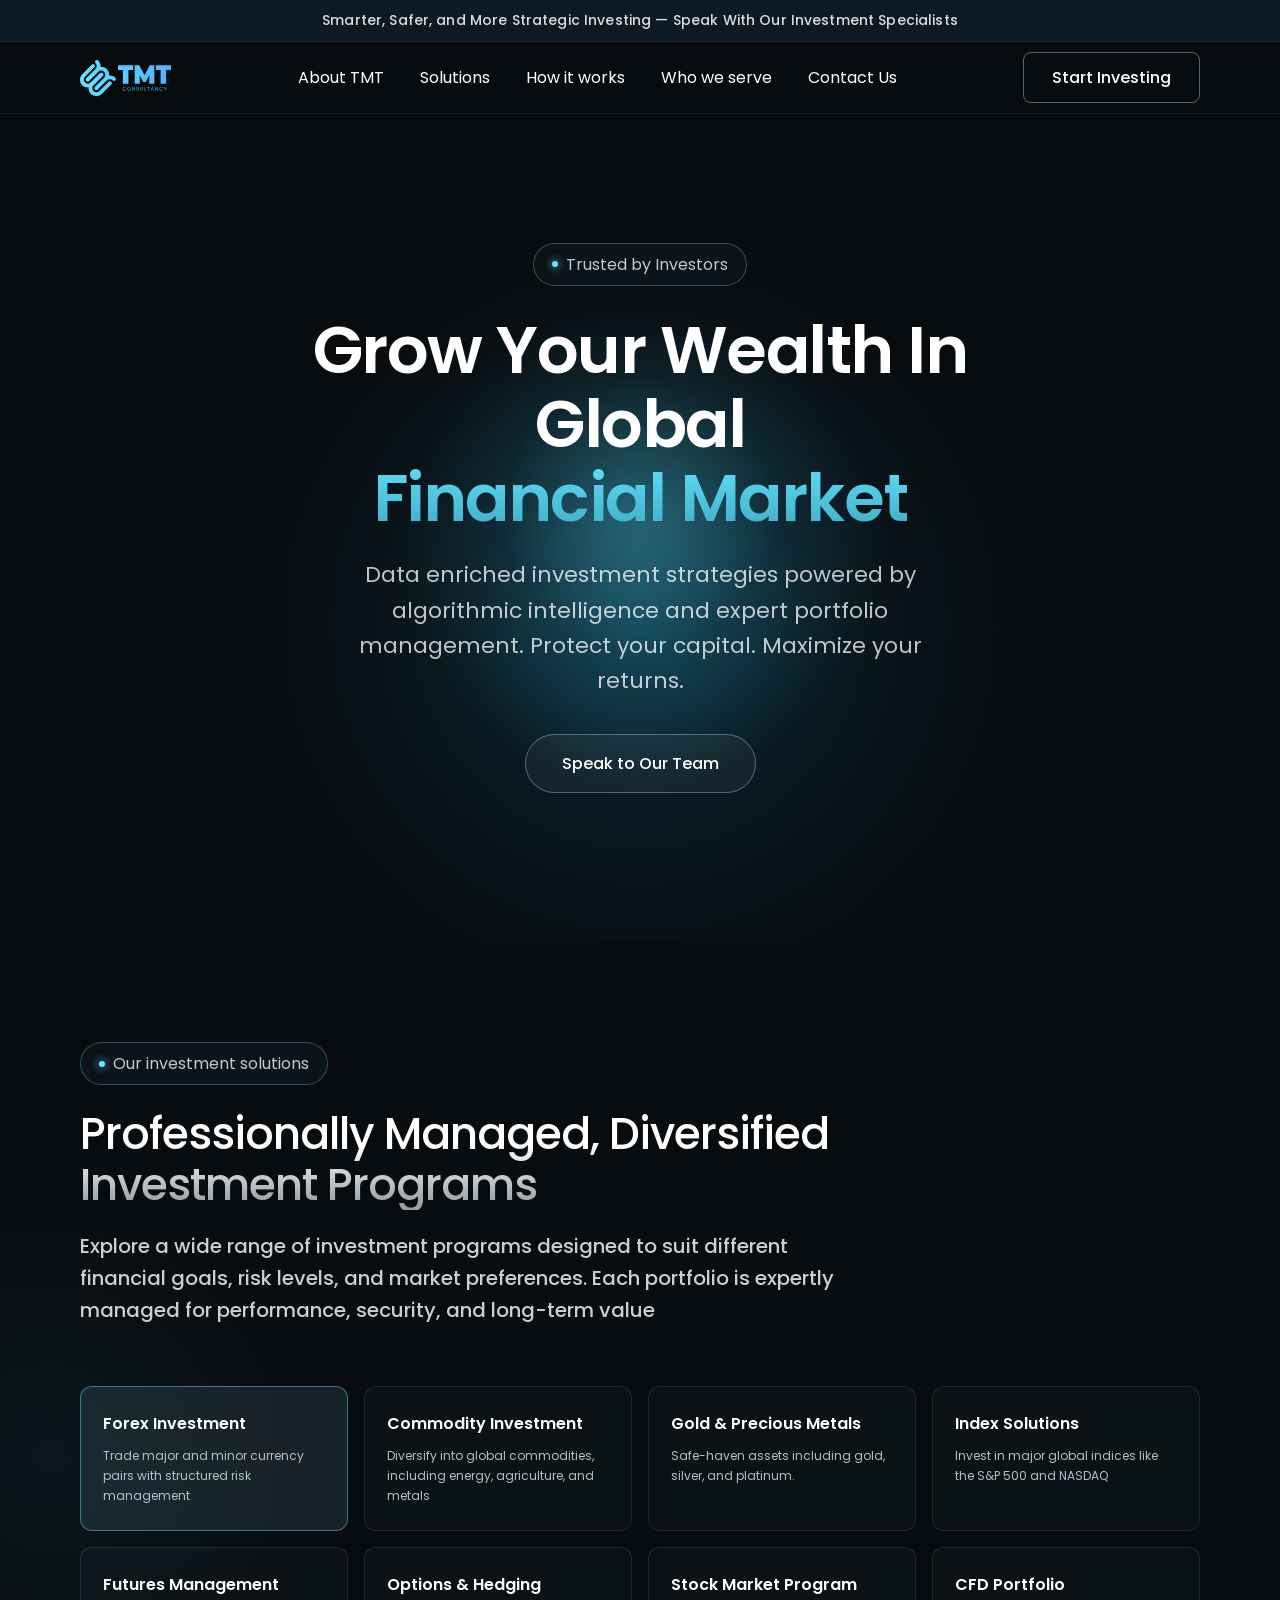
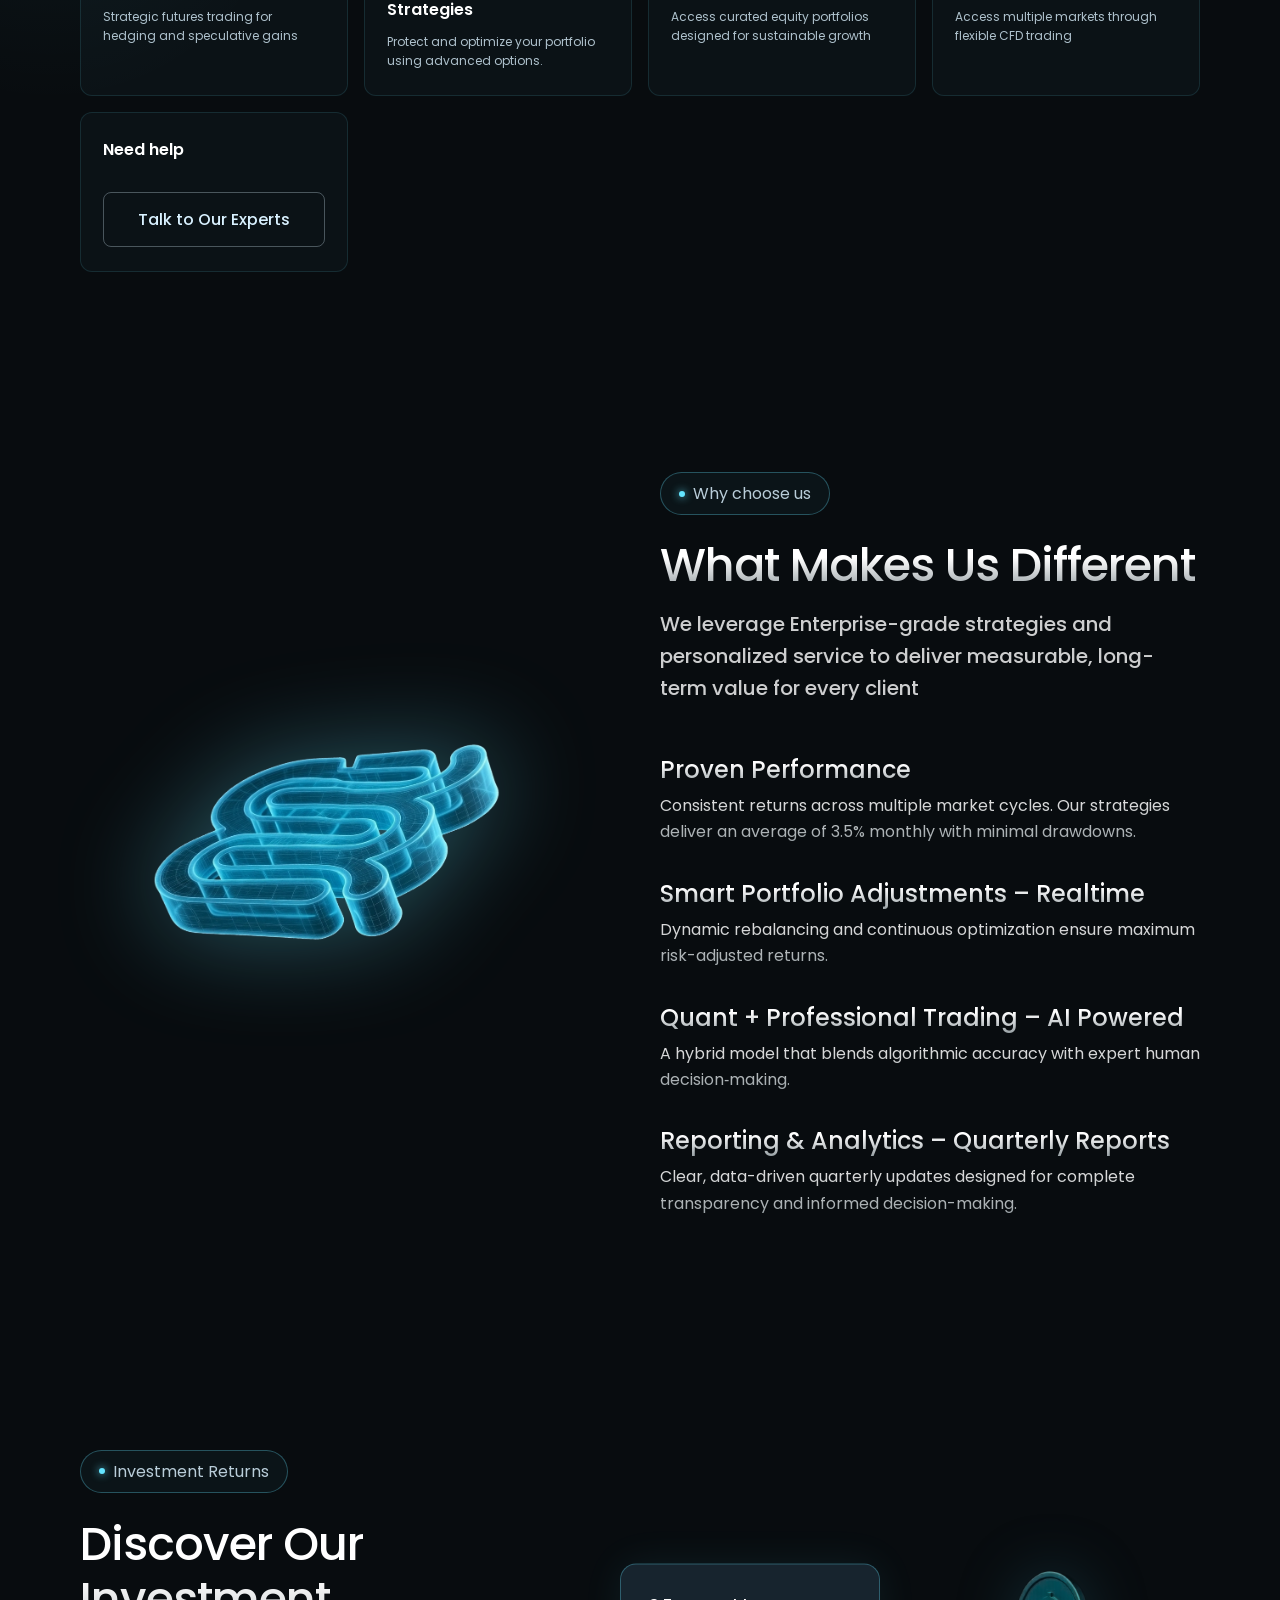
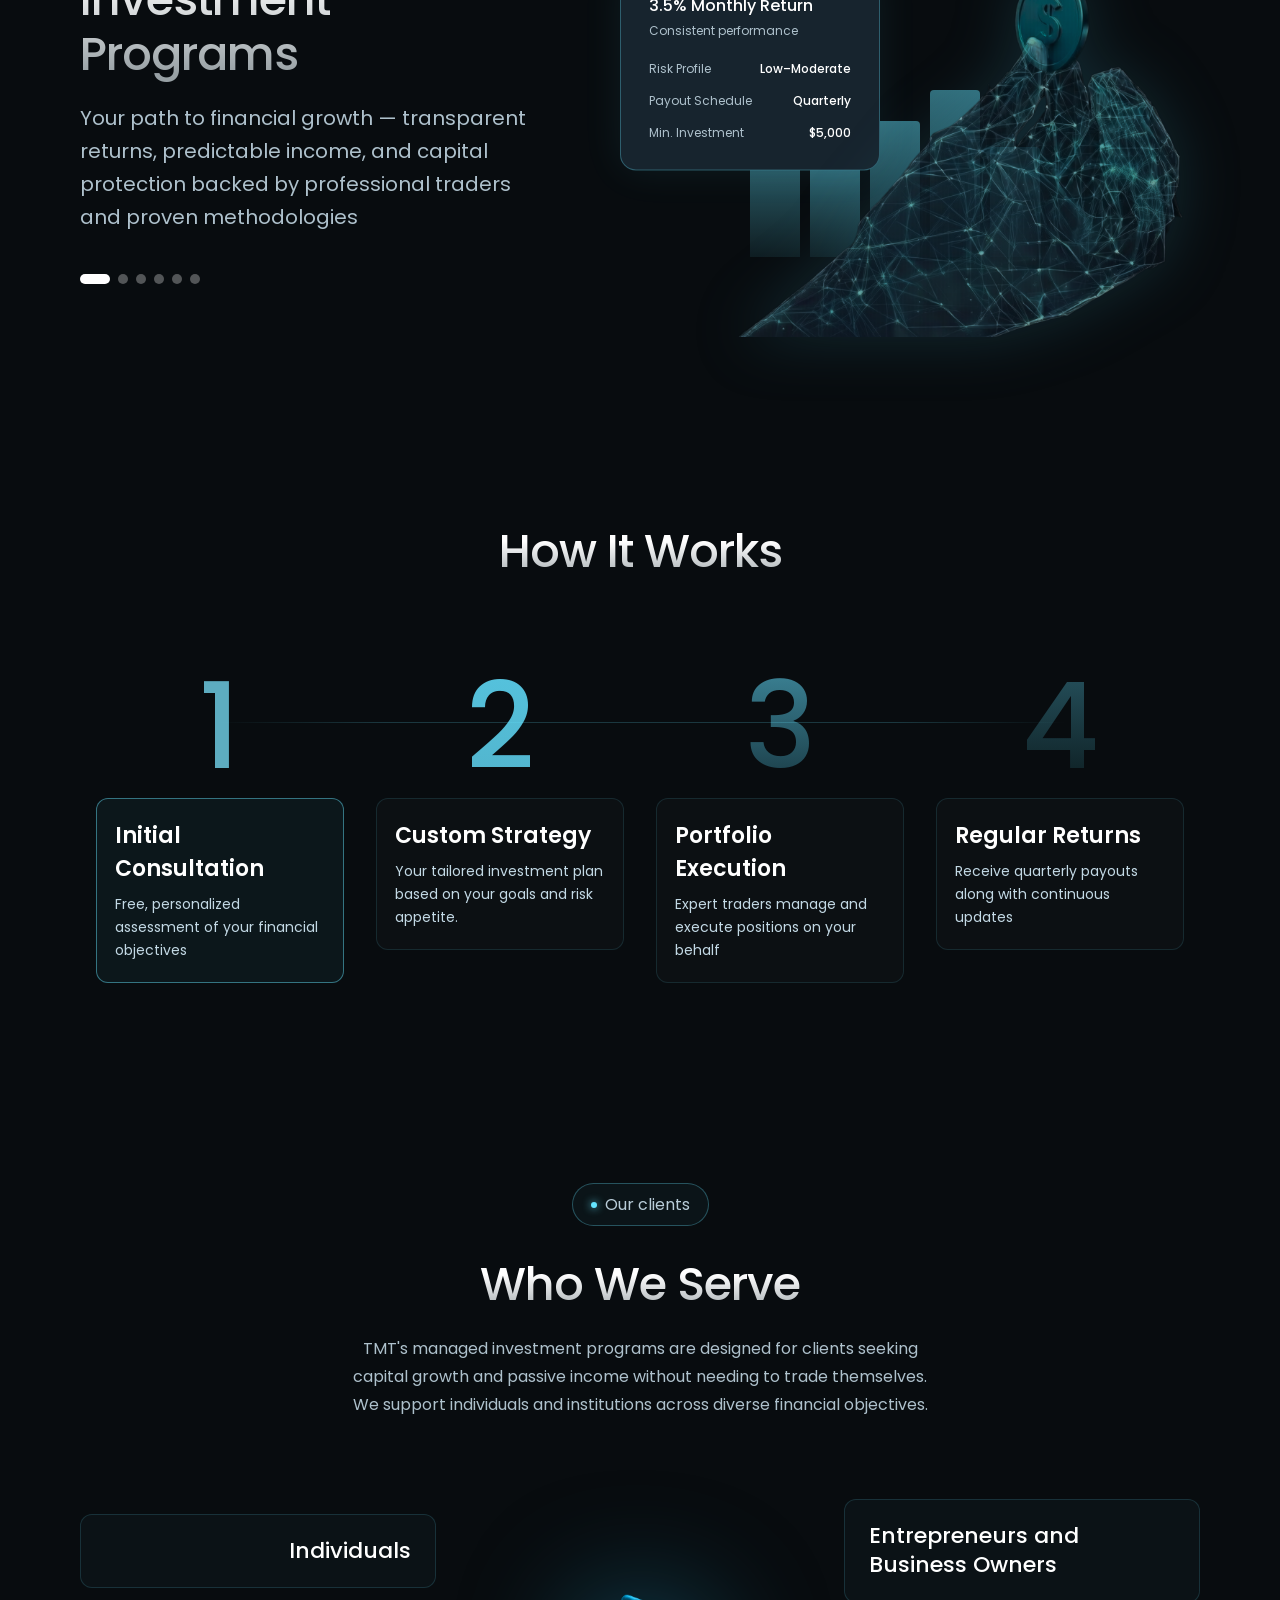
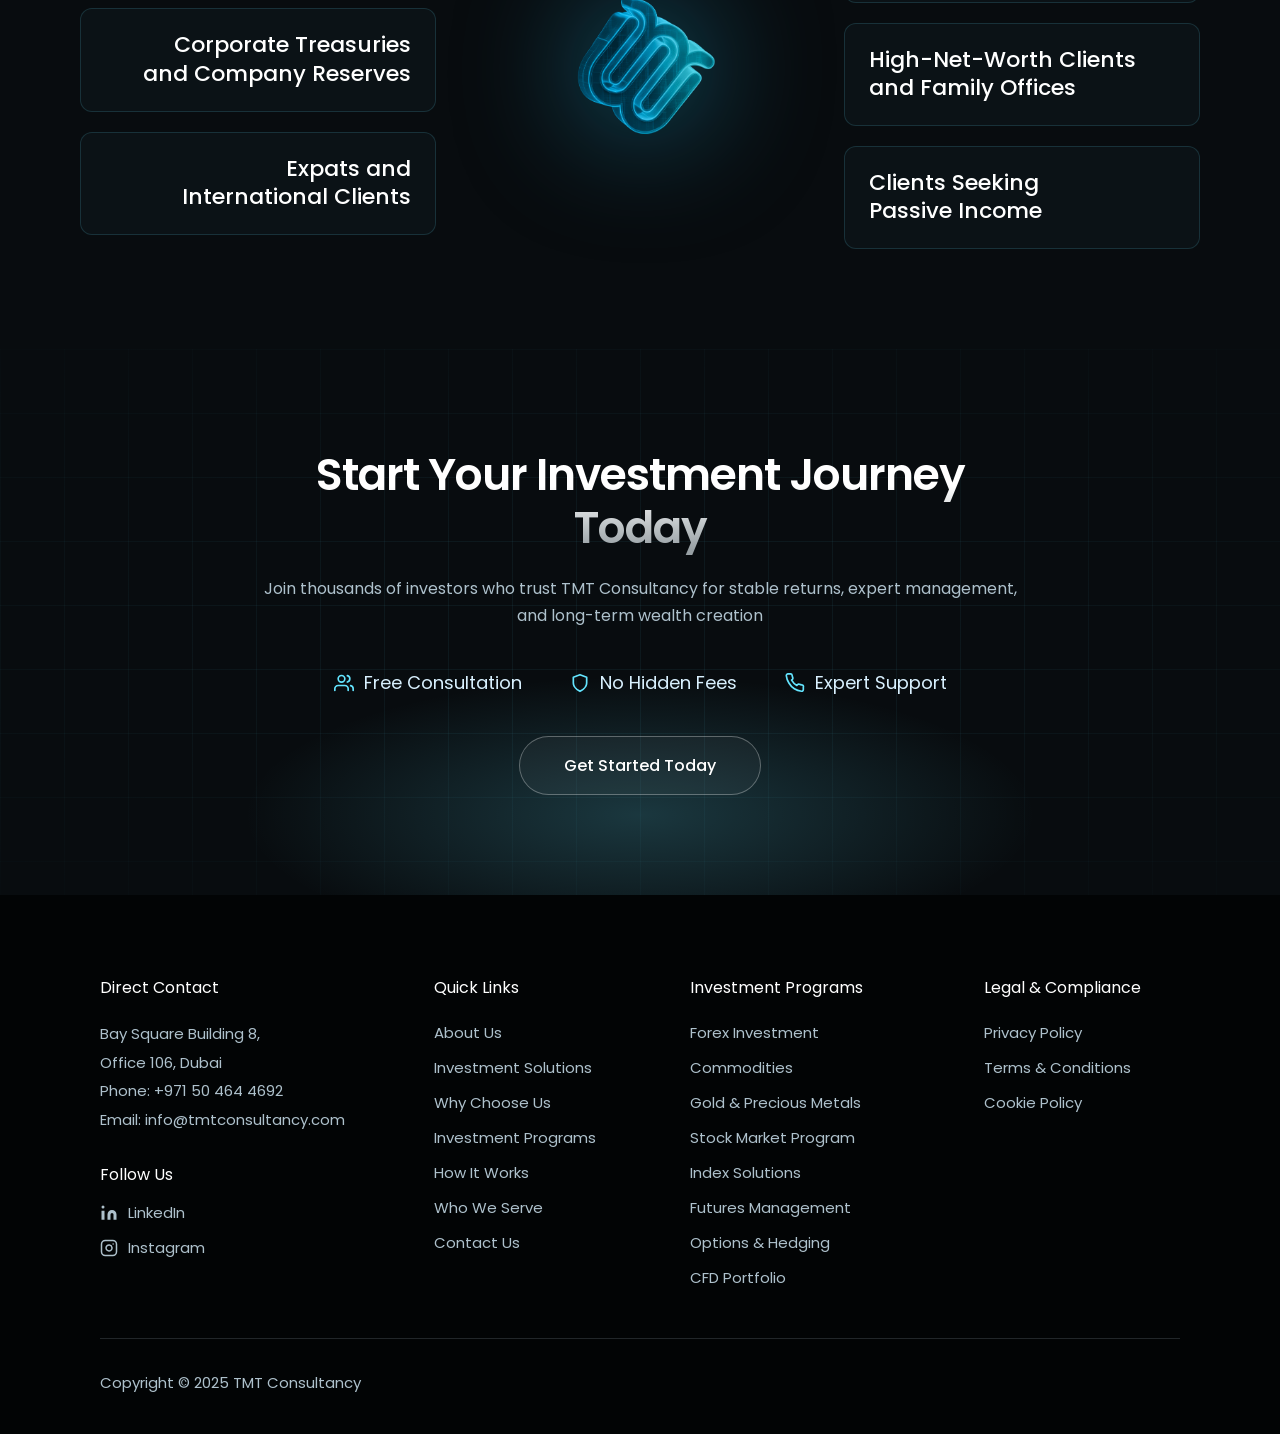
<file: index.html>
<!DOCTYPE html>
<html lang="en">
<head>
  <meta charset="UTF-8" />
  <meta name="viewport" content="width=device-width, initial-scale=1.0" />
  <title>TMT Consultancy — Investment Management | Dubai, UAE</title>
  <meta name="description" content="TMT Consultancy offers professionally managed, diversified investment programs in Dubai. Forex, commodities, gold, indices and more. Protect your capital. Maximize your returns." />
  <meta name="keywords" content="investment management Dubai, forex investment, commodity investment, gold investment, portfolio management UAE, TMT Consultancy" />
  <link rel="icon" href="./assets/img/logo-icon.png" type="image/png" />

  <!-- Google Fonts: Poppins -->
  <link rel="preconnect" href="https://fonts.googleapis.com" />
  <link rel="preconnect" href="https://fonts.gstatic.com" crossorigin />
  <link href="https://fonts.googleapis.com/css2?family=Poppins:wght@400;500;600;700&display=swap" rel="stylesheet" />

  <style>
    /* =============================================
       RESET & BASE
    ============================================= */
    *, *::before, *::after { box-sizing: border-box; margin: 0; padding: 0; }
    html { scroll-behavior: smooth; }
    body {
      font-family: 'Poppins', sans-serif;
      background: #080c0f;
      color: #ffffff;
      overflow-x: hidden;
      -webkit-font-smoothing: antialiased;
    }
    a { text-decoration: none; color: inherit; }
    img { display: block; max-width: 100%; }
    button { cursor: pointer; font-family: 'Poppins', sans-serif; border: none; background: none; }

    /* =============================================
       DESIGN TOKENS
    ============================================= */
    :root {
      --bg:         #080c0f;
      --bg-dark:    #020405;
      --card-bg:    #0b1216;
      --card-active:#17242e;
      --teal:       #64e5ff;
      --teal-mid:   #3ca4be;
      --teal-deep:  #1faad5;
      --teal-glow:  #5dacc0;
      --text-white: #ffffff;
      --text-muted: #aec1cc;
      --text-badge: #b9cdd9;
      --text-sub:   #97a0a4;
      --border:     rgba(100,229,255,0.18);
    }

    /* =============================================
       GRADIENT TEXT UTILITY
    ============================================= */
    .grad-text {
      background: linear-gradient(180deg, #ffffff 35%, #97a0a4 95%);
      -webkit-background-clip: text;
      -webkit-text-fill-color: transparent;
      background-clip: text;
    }

    /* =============================================
       ANNOUNCEMENT BAR
    ============================================= */
    .announcement-bar {
      background: #0d1a23;
      text-align: center;
      padding: 10px 24px;
      font-size: 14px;
      font-weight: 500;
      color: rgba(255,255,255,0.85);
      letter-spacing: 0.01em;
      border-bottom: 1px solid rgba(100,229,255,0.08);
    }

    /* =============================================
       NAVBAR
    ============================================= */
    .navbar {
      position: sticky;
      top: 0;
      z-index: 100;
      background: rgba(8,12,15,0.92);
      backdrop-filter: blur(16px);
      -webkit-backdrop-filter: blur(16px);
      border-bottom: 1px solid rgba(100,229,255,0.08);
      padding: 0 80px;
      height: 72px;
      display: flex;
      align-items: center;
      justify-content: space-between;
    }
    .navbar-logo {
      display: flex;
      align-items: center;
      gap: 10px;
    }
    .navbar-logo img { height: 36px; width: auto; }
    .navbar-links {
      display: flex;
      align-items: center;
      gap: 36px;
      list-style: none;
    }
    .navbar-links a {
      font-size: 16px;
      font-weight: 400;
      color: #ffffff;
      transition: color 0.2s;
    }
    .navbar-links a:hover { color: var(--teal); }
    .nav-cta {
      padding: 12px 28px;
      border: 1.5px solid rgba(255,255,255,0.35);
      border-radius: 8px;
      font-size: 16px;
      font-weight: 500;
      color: #ffffff;
      transition: border-color 0.2s, background 0.2s;
      cursor: pointer;
    }
    .nav-cta:hover {
      border-color: var(--teal);
      background: rgba(100,229,255,0.06);
      color: var(--teal);
    }

    /* =============================================
       SECTION BADGE
    ============================================= */
    .section-badge {
      display: inline-flex;
      align-items: center;
      gap: 8px;
      padding: 8px 18px;
      border: 1px solid rgba(100,229,255,0.3);
      border-radius: 100px;
      font-size: 16px;
      font-weight: 400;
      color: var(--text-badge);
      background: rgba(100,229,255,0.04);
    }
    .section-badge::before {
      content: '';
      width: 6px;
      height: 6px;
      border-radius: 50%;
      background: var(--teal);
      box-shadow: 0 0 8px var(--teal);
      flex-shrink: 0;
    }

    /* =============================================
       HERO SECTION
    ============================================= */
    .hero {
      position: relative;
      min-height: calc(100vh - 72px);
      display: flex;
      flex-direction: column;
      align-items: center;
      justify-content: center;
      text-align: center;
      padding: 80px 24px 100px;
      overflow: hidden;
    }

    /* Hero glow blobs */
    .hero-blob {
      position: absolute;
      border-radius: 50%;
      pointer-events: none;
      z-index: 0;
    }
    .hero-blob-1 {
      top: 50%;
      left: 50%;
      transform: translate(-50%, -38%);
      width: 800px;
      height: 800px;
      background: radial-gradient(ellipse at center,
        rgba(20,120,155,0.40) 0%,
        rgba(12,70,95,0.25) 30%,
        transparent 65%
      );
    }
    .hero-blob-2 {
      top: 52%;
      left: 50%;
      transform: translate(-50%, -50%);
      width: 520px;
      height: 520px;
      background: radial-gradient(ellipse at center,
        rgba(60,164,190,0.28) 0%,
        transparent 65%
      );
    }
    .hero-blob-3 {
      top: 48%;
      left: 50%;
      transform: translate(-50%, -50%);
      width: 300px;
      height: 300px;
      background: radial-gradient(ellipse at center,
        rgba(100,229,255,0.18) 0%,
        transparent 65%
      );
    }

    .hero-content {
      position: relative;
      z-index: 1;
      max-width: 860px;
    }
    .hero-badge-wrap {
      margin-bottom: 28px;
    }
    .hero h1 {
      font-size: 66px;
      font-weight: 600;
      line-height: 1.12;
      letter-spacing: -1.5px;
      color: #ffffff;
      margin-bottom: 22px;
    }
    .hero h1 .teal-word {
      background: linear-gradient(180deg, var(--teal) 0%, var(--teal-mid) 100%);
      -webkit-background-clip: text;
      -webkit-text-fill-color: transparent;
      background-clip: text;
    }
    .hero-sub {
      font-size: 22px;
      font-weight: 400;
      color: rgba(255,255,255,0.75);
      line-height: 1.6;
      max-width: 620px;
      margin: 0 auto 36px;
    }
    .hero-cta {
      display: inline-flex;
      align-items: center;
      gap: 10px;
      padding: 16px 36px;
      border: 1.5px solid rgba(255,255,255,0.3);
      border-radius: 100px;
      font-size: 16px;
      font-weight: 500;
      color: #ffffff;
      background: rgba(255,255,255,0.05);
      transition: all 0.25s;
      cursor: pointer;
    }
    .hero-cta:hover {
      background: rgba(100,229,255,0.1);
      border-color: var(--teal);
      color: var(--teal);
    }

    /* =============================================
       INVESTMENT PROGRAMS SECTION
    ============================================= */
    .programs-section {
      padding: 100px 80px;
      background: var(--bg);
      position: relative;
      overflow: hidden;
    }
    .programs-section::before {
      content: '';
      position: absolute;
      left: -200px;
      top: 50%;
      transform: translateY(-50%);
      width: 500px;
      height: 500px;
      border-radius: 50%;
      background: radial-gradient(ellipse at center,
        rgba(100,229,255,0.05) 0%,
        transparent 70%
      );
      pointer-events: none;
    }
    .section-header {
      max-width: 760px;
      margin-bottom: 60px;
    }
    .section-header .section-badge { margin-bottom: 24px; }
    .section-header h2 {
      font-size: 44px;
      font-weight: 500;
      line-height: 1.15;
      letter-spacing: -1px;
      margin-bottom: 20px;
    }
    .section-header p {
      font-size: 20px;
      font-weight: 500;
      color: rgba(255,255,255,0.8);
      line-height: 1.6;
    }

    .programs-grid {
      display: grid;
      grid-template-columns: repeat(4, 1fr);
      gap: 16px;
    }
    .program-card {
      background: var(--card-bg);
      border: 1px solid rgba(100,229,255,0.12);
      border-radius: 12px;
      padding: 24px 22px;
      transition: border-color 0.25s, background 0.25s;
      cursor: pointer;
    }
    .program-card.active-card {
      border-color: rgba(100,229,255,0.45);
      background: #172128;
    }
    .program-card:hover {
      border-color: rgba(100,229,255,0.35);
      background: #131e26;
    }
    .program-card h3 {
      font-size: 16px;
      font-weight: 600;
      color: #ffffff;
      margin-bottom: 10px;
    }
    .program-card p {
      font-size: 12px;
      font-weight: 400;
      color: var(--text-muted);
      line-height: 1.65;
    }
    .help-card {
      display: flex;
      flex-direction: column;
      justify-content: space-between;
      gap: 20px;
    }
    .btn-experts {
      display: inline-flex;
      align-items: center;
      justify-content: center;
      padding: 14px 24px;
      border: 1.5px solid rgba(217,241,255,0.3);
      border-radius: 8px;
      font-size: 16px;
      font-weight: 500;
      color: #d9f1ff;
      background: transparent;
      transition: all 0.2s;
      cursor: pointer;
      width: 100%;
      text-align: center;
    }
    .btn-experts:hover {
      background: rgba(100,229,255,0.08);
      border-color: var(--teal);
      color: var(--teal);
    }

    /* =============================================
       WHAT MAKES US DIFFERENT
    ============================================= */
    .different-section {
      padding: 100px 80px;
      background: var(--bg);
      display: flex;
      align-items: center;
      gap: 80px;
    }
    .different-visual {
      flex: 0 0 500px;
    }
    .different-visual img {
      width: 100%;
      filter: drop-shadow(0 0 50px rgba(100,229,255,0.35));
    }
    .different-content {
      flex: 1;
    }
    .different-content .section-badge { margin-bottom: 24px; }
    .different-content h2 {
      font-size: 46px;
      font-weight: 500;
      letter-spacing: -1px;
      line-height: 1.15;
      margin-bottom: 16px;
    }
    .different-content .section-intro {
      font-size: 20px;
      font-weight: 500;
      color: rgba(255,255,255,0.8);
      line-height: 1.6;
      margin-bottom: 48px;
    }
    .features-list {
      display: flex;
      flex-direction: column;
      gap: 30px;
    }
    .feature-item h4 {
      font-size: 24px;
      font-weight: 500;
      margin-bottom: 6px;
      background: linear-gradient(180deg, #ffffff 35%, #97a0a4 95%);
      -webkit-background-clip: text;
      -webkit-text-fill-color: transparent;
      background-clip: text;
    }
    .feature-item p {
      font-size: 16px;
      font-weight: 400;
      line-height: 1.65;
      background: linear-gradient(180deg, rgba(255,255,255,0.85) 20%, #97a0a4 100%);
      -webkit-background-clip: text;
      -webkit-text-fill-color: transparent;
      background-clip: text;
    }

    /* =============================================
       DISCOVER OUR PROGRAMS (SLIDER)
    ============================================= */
    .discover-section {
      padding: 100px 80px;
      background: var(--bg);
      display: flex;
      align-items: center;
      gap: 80px;
      overflow: hidden;
      min-height: 600px;
    }
    .discover-content {
      flex: 0 0 460px;
    }
    .discover-content .section-badge { margin-bottom: 24px; }
    .discover-content h2 {
      font-size: 46px;
      font-weight: 500;
      letter-spacing: -1px;
      line-height: 1.2;
      margin-bottom: 20px;
    }
    .discover-content .discover-sub {
      font-size: 20px;
      color: var(--text-muted);
      line-height: 1.65;
      margin-bottom: 40px;
    }
    .slider-dots {
      display: flex;
      gap: 8px;
      align-items: center;
    }
    .dot {
      width: 10px;
      height: 10px;
      border-radius: 5px;
      background: rgba(255,255,255,0.3);
      cursor: pointer;
      transition: all 0.3s;
      padding: 0;
    }
    .dot.active {
      width: 30px;
      background: #ffffff;
    }
    .discover-visual {
      flex: 1;
      position: relative;
      height: 500px;
    }
    /* Bar chart decoration */
    .bar-chart {
      position: absolute;
      right: 160px;
      bottom: 60px;
      display: flex;
      align-items: flex-end;
      gap: 10px;
      height: 220px;
    }
    .bar {
      width: 50px;
      border-radius: 4px 4px 0 0;
      background: linear-gradient(180deg, rgba(100,229,255,0.45) 0%, rgba(100,229,255,0.08) 100%);
    }
    /* Investment card */
    .program-slide-card {
      position: absolute;
      left: 0;
      top: 50%;
      transform: translateY(-50%);
      background: var(--card-active);
      border: 1px solid rgba(100,229,255,0.3);
      border-radius: 16px;
      padding: 28px;
      width: 260px;
      box-shadow: 0 0 40px rgba(100,229,255,0.08);
    }
    .slide-return {
      font-size: 16px;
      font-weight: 500;
      color: #ffffff;
      margin-bottom: 4px;
    }
    .slide-perf {
      font-size: 12px;
      color: var(--text-muted);
      margin-bottom: 20px;
    }
    .slide-meta { display: flex; flex-direction: column; gap: 14px; }
    .slide-meta-item { display: flex; justify-content: space-between; align-items: center; }
    .slide-meta-label { font-size: 12px; color: var(--text-muted); }
    .slide-meta-value { font-size: 12px; font-weight: 500; color: #ffffff; }
    /* 3D hand image */
    .hand-img {
      position: absolute;
      right: -60px;
      bottom: -20px;
      width: 560px;
      filter: drop-shadow(0 0 30px rgba(60,164,190,0.25));
    }

    /* =============================================
       HOW IT WORKS
    ============================================= */
    .how-section {
      padding: 100px 80px;
      background: var(--bg);
      text-align: center;
    }
    .how-section h2 {
      font-size: 46px;
      font-weight: 500;
      letter-spacing: -1px;
      margin-bottom: 80px;
    }
    .steps-row {
      display: flex;
      align-items: flex-start;
      position: relative;
    }
    .steps-row::before {
      content: '';
      position: absolute;
      top: 56px;
      left: 12%;
      right: 12%;
      height: 1px;
      background: linear-gradient(90deg, transparent 0%, rgba(100,229,255,0.2) 20%, rgba(100,229,255,0.2) 80%, transparent 100%);
      pointer-events: none;
    }
    .step {
      flex: 1;
      padding: 0 16px;
    }
    .step-number {
      font-size: 120px;
      font-weight: 500;
      line-height: 1;
      display: block;
      margin-bottom: 12px;
    }
    .step:nth-child(1) .step-number { color: var(--teal-glow); }
    .step:nth-child(2) .step-number {
      background: linear-gradient(180deg, #55c3de 0%, #52b4cc 100%);
      -webkit-background-clip: text; -webkit-text-fill-color: transparent; background-clip: text;
    }
    .step:nth-child(3) .step-number {
      background: linear-gradient(180deg, #3c8497 0%, #1a3b45 100%);
      -webkit-background-clip: text; -webkit-text-fill-color: transparent; background-clip: text;
    }
    .step:nth-child(4) .step-number {
      background: linear-gradient(180deg, #26525e 0%, #0d1e22 100%);
      -webkit-background-clip: text; -webkit-text-fill-color: transparent; background-clip: text;
    }
    .step-box {
      border: 1px solid rgba(100,229,255,0.12);
      border-radius: 12px;
      padding: 20px 18px;
      text-align: left;
      background: rgba(255,255,255,0.02);
      transition: border-color 0.25s, background 0.25s;
    }
    .step:nth-child(1) .step-box {
      background: rgba(100,229,255,0.05);
      border-color: rgba(100,229,255,0.45);
    }
    .step-box:hover {
      border-color: rgba(100,229,255,0.3);
      background: rgba(100,229,255,0.04);
    }
    .step-box h4 {
      font-size: 22px;
      font-weight: 600;
      color: #ffffff;
      margin-bottom: 8px;
    }
    .step-box p {
      font-size: 14px;
      color: #c3d9e5;
      line-height: 1.65;
    }

    /* =============================================
       WHO WE SERVE
    ============================================= */
    .serve-section {
      padding: 100px 80px;
      background: var(--bg);
      overflow: hidden;
    }
    .serve-header {
      text-align: center;
      margin-bottom: 80px;
    }
    .serve-header .section-badge { margin-bottom: 24px; }
    .serve-header h2 {
      font-size: 46px;
      font-weight: 500;
      letter-spacing: -1px;
      margin-bottom: 16px;
    }
    .serve-header p {
      font-size: 16px;
      color: var(--text-muted);
      line-height: 1.75;
      max-width: 580px;
      margin: 0 auto;
    }
    .serve-layout {
      display: grid;
      grid-template-columns: 1fr 360px 1fr;
      gap: 24px;
      align-items: center;
    }
    .serve-left-col,
    .serve-right-col {
      display: flex;
      flex-direction: column;
      gap: 20px;
    }
    .serve-center-col {
      display: flex;
      align-items: center;
      justify-content: center;
    }
    .serve-center-col img {
      width: 320px;
      filter: drop-shadow(0 0 60px rgba(31,170,213,0.55));
    }
    .serve-card {
      background: var(--card-bg);
      border: 1px solid rgba(100,229,255,0.15);
      border-radius: 12px;
      padding: 22px 24px;
      transition: border-color 0.25s, background 0.25s, box-shadow 0.25s;
    }
    .serve-card:hover {
      border-color: rgba(100,229,255,0.4);
      background: var(--card-active);
      box-shadow: 0 0 24px rgba(100,229,255,0.07);
    }
    .serve-card h3 {
      font-size: 22px;
      font-weight: 500;
      color: #ffffff;
      line-height: 1.3;
    }
    .serve-left-col .serve-card { text-align: right; }
    .serve-right-col .serve-card { text-align: left; }

    /* =============================================
       CTA SECTION
    ============================================= */
    .cta-section {
      position: relative;
      padding: 100px 80px;
      background: var(--bg);
      text-align: center;
      overflow: hidden;
    }
    .cta-grid-bg {
      position: absolute;
      inset: 0;
      background-image:
        linear-gradient(rgba(100,229,255,0.06) 1px, transparent 1px),
        linear-gradient(90deg, rgba(100,229,255,0.06) 1px, transparent 1px);
      background-size: 64px 64px;
      mask-image: radial-gradient(ellipse 85% 75% at 50% 50%, black 25%, transparent 100%);
      -webkit-mask-image: radial-gradient(ellipse 85% 75% at 50% 50%, black 25%, transparent 100%);
    }
    .cta-glow-bottom {
      position: absolute;
      bottom: -60px;
      left: 50%;
      transform: translateX(-50%);
      width: 800px;
      height: 280px;
      background: radial-gradient(ellipse at center,
        rgba(100,229,255,0.2) 0%,
        transparent 70%
      );
      pointer-events: none;
    }
    .cta-content {
      position: relative;
      z-index: 1;
      max-width: 780px;
      margin: 0 auto;
    }
    .cta-content h2 {
      font-size: 44px;
      font-weight: 600;
      letter-spacing: -1px;
      line-height: 1.2;
      margin-bottom: 20px;
    }
    .cta-sub {
      font-size: 16px;
      color: var(--text-muted);
      line-height: 1.7;
      margin-bottom: 40px;
    }
    .cta-features {
      display: flex;
      justify-content: center;
      gap: 48px;
      margin-bottom: 40px;
      flex-wrap: wrap;
    }
    .cta-feature {
      display: flex;
      align-items: center;
      gap: 10px;
      font-size: 18px;
      font-weight: 400;
      color: #d9f1ff;
    }
    .cta-feature svg { flex-shrink: 0; color: var(--teal); }
    .btn-cta-main {
      display: inline-flex;
      align-items: center;
      justify-content: center;
      padding: 16px 44px;
      border: 1.5px solid rgba(255,255,255,0.3);
      border-radius: 100px;
      font-size: 16px;
      font-weight: 500;
      color: #ffffff;
      background: rgba(255,255,255,0.04);
      transition: all 0.25s;
      cursor: pointer;
    }
    .btn-cta-main:hover {
      background: rgba(100,229,255,0.1);
      border-color: var(--teal);
      color: var(--teal);
    }

    /* =============================================
       FOOTER
    ============================================= */
    footer {
      background: var(--bg-dark);
      padding: 80px 100px 40px;
    }
    .footer-grid {
      display: grid;
      grid-template-columns: 1.4fr 1fr 1.2fr 1fr;
      gap: 60px;
      padding-bottom: 48px;
      border-bottom: 1px solid rgba(174,193,204,0.18);
      margin-bottom: 32px;
    }
    .footer-col h5 {
      font-size: 16px;
      font-weight: 400;
      color: #ffffff;
      margin-bottom: 20px;
    }
    .footer-col address {
      font-style: normal;
      font-size: 15px;
      color: var(--text-muted);
      line-height: 1.9;
    }
    .footer-col address a {
      color: var(--text-muted);
      transition: color 0.2s;
    }
    .footer-col address a:hover { color: var(--teal); }
    .footer-links {
      list-style: none;
      display: flex;
      flex-direction: column;
      gap: 10px;
    }
    .footer-links a {
      font-size: 15px;
      color: var(--text-muted);
      transition: color 0.2s;
    }
    .footer-links a:hover { color: var(--teal); }
    .footer-social-label {
      font-size: 16px;
      font-weight: 400;
      color: #ffffff;
      margin-top: 28px;
      margin-bottom: 14px;
    }
    .footer-socials {
      display: flex;
      flex-direction: column;
      gap: 12px;
    }
    .footer-social-link {
      display: flex;
      align-items: center;
      gap: 10px;
      font-size: 15px;
      color: var(--text-muted);
      transition: color 0.2s;
    }
    .footer-social-link:hover { color: var(--teal); }
    .footer-social-link svg { flex-shrink: 0; }
    .footer-copyright {
      font-size: 15px;
      color: var(--text-muted);
    }
  </style>
</head>
<body>

  <!-- =============================================
       ANNOUNCEMENT BAR
  ============================================= -->
  <div class="announcement-bar">
    Smarter, Safer, and More Strategic Investing — Speak With Our Investment Specialists
  </div>

  <!-- =============================================
       NAVBAR
  ============================================= -->
  <nav class="navbar">
    <a href="/" class="navbar-logo" aria-label="TMT Consultancy Home">
      <img src="./assets/img/tmt-logo.svg" alt="TMT Consultancy" />
    </a>
    <ul class="navbar-links">
      <li><a href="#about">About TMT</a></li>
      <li><a href="#programs">Solutions</a></li>
      <li><a href="#how">How it works</a></li>
      <li><a href="#serve">Who we serve</a></li>
      <li><a href="#contact">Contact Us</a></li>
    </ul>
    <a href="#cta" class="nav-cta">Start Investing</a>
  </nav>

  <!-- =============================================
       HERO
  ============================================= -->
  <section class="hero" id="home">
    <!-- Glow blobs -->
    <div class="hero-blob hero-blob-1" aria-hidden="true"></div>
    <div class="hero-blob hero-blob-2" aria-hidden="true"></div>
    <div class="hero-blob hero-blob-3" aria-hidden="true"></div>

    <div class="hero-content">
      <div class="hero-badge-wrap">
        <span class="section-badge">Trusted by Investors</span>
      </div>
      <h1>Grow Your Wealth In Global<br><span class="teal-word">Financial Market</span></h1>
      <p class="hero-sub">Data enriched investment strategies powered by algorithmic intelligence and expert portfolio management. Protect your capital. Maximize your returns.</p>
      <a href="#contact" class="hero-cta">Speak to Our Team</a>
    </div>
  </section>

  <!-- =============================================
       INVESTMENT PROGRAMS
  ============================================= -->
  <section class="programs-section" id="programs">
    <div class="section-header">
      <span class="section-badge">Our investment solutions</span>
      <h2 class="grad-text">Professionally Managed, Diversified<br>Investment Programs</h2>
      <p>Explore a wide range of investment programs designed to suit different financial goals, risk levels, and market preferences. Each portfolio is expertly managed for performance, security, and long-term value</p>
    </div>
    <div class="programs-grid">
      <div class="program-card active-card">
        <h3>Forex Investment</h3>
        <p>Trade major and minor currency pairs with structured risk management</p>
      </div>
      <div class="program-card">
        <h3>Commodity Investment</h3>
        <p>Diversify into global commodities, including energy, agriculture, and metals</p>
      </div>
      <div class="program-card">
        <h3>Gold &amp; Precious Metals</h3>
        <p>Safe-haven assets including gold, silver, and platinum.</p>
      </div>
      <div class="program-card">
        <h3>Index Solutions</h3>
        <p>Invest in major global indices like the S&amp;P 500 and NASDAQ</p>
      </div>
      <div class="program-card">
        <h3>Futures Management</h3>
        <p>Strategic futures trading for hedging and speculative gains</p>
      </div>
      <div class="program-card">
        <h3>Options &amp; Hedging Strategies</h3>
        <p>Protect and optimize your portfolio using advanced options.</p>
      </div>
      <div class="program-card">
        <h3>Stock Market Program</h3>
        <p>Access curated equity portfolios designed for sustainable growth</p>
      </div>
      <div class="program-card">
        <h3>CFD Portfolio</h3>
        <p>Access multiple markets through flexible CFD trading</p>
      </div>
      <div class="program-card help-card">
        <h3>Need help</h3>
        <a href="#contact" class="btn-experts">Talk to Our Experts</a>
      </div>
    </div>
  </section>

  <!-- =============================================
       WHAT MAKES US DIFFERENT
  ============================================= -->
  <section class="different-section" id="about">
    <div class="different-visual">
      <img src="./assets/img/figma/coil-3d.png" alt="TMT Investment Strategy Visual" />
    </div>
    <div class="different-content">
      <span class="section-badge">Why choose us</span>
      <h2 class="grad-text">What Makes Us Different</h2>
      <p class="section-intro">We leverage Enterprise-grade strategies and personalized service to deliver measurable, long-term value for every client</p>
      <div class="features-list">
        <div class="feature-item">
          <h4>Proven Performance</h4>
          <p>Consistent returns across multiple market cycles. Our strategies deliver an average of 3.5% monthly with minimal drawdowns.</p>
        </div>
        <div class="feature-item">
          <h4>Smart Portfolio Adjustments – Realtime</h4>
          <p>Dynamic rebalancing and continuous optimization ensure maximum risk-adjusted returns.</p>
        </div>
        <div class="feature-item">
          <h4>Quant + Professional Trading – AI Powered</h4>
          <p>A hybrid model that blends algorithmic accuracy with expert human decision&#8209;making.</p>
        </div>
        <div class="feature-item">
          <h4>Reporting &amp; Analytics – Quarterly Reports</h4>
          <p>Clear, data-driven quarterly updates designed for complete transparency and informed decision-making.</p>
        </div>
      </div>
    </div>
  </section>

  <!-- =============================================
       DISCOVER OUR PROGRAMS (SLIDER)
  ============================================= -->
  <section class="discover-section" id="returns">
    <div class="discover-content">
      <span class="section-badge">Investment Returns</span>
      <h2 class="grad-text">Discover Our<br>Investment Programs</h2>
      <p class="discover-sub">Your path to financial growth — transparent returns, predictable income, and capital protection backed by professional traders and proven methodologies</p>
      <div class="slider-dots" role="tablist" aria-label="Investment program slides">
        <button class="dot active" aria-label="Slide 1" onclick="setSlide(0)"></button>
        <button class="dot" aria-label="Slide 2" onclick="setSlide(1)"></button>
        <button class="dot" aria-label="Slide 3" onclick="setSlide(2)"></button>
        <button class="dot" aria-label="Slide 4" onclick="setSlide(3)"></button>
        <button class="dot" aria-label="Slide 5" onclick="setSlide(4)"></button>
        <button class="dot" aria-label="Slide 6" onclick="setSlide(5)"></button>
      </div>
    </div>
    <div class="discover-visual" aria-hidden="true">
      <div class="bar-chart">
        <div class="bar" style="height:55%"></div>
        <div class="bar" style="height:44%"></div>
        <div class="bar" style="height:62%"></div>
        <div class="bar" style="height:76%"></div>
        <div class="bar" style="height:50%"></div>
      </div>
      <div class="program-slide-card">
        <div class="slide-return" id="slide-return">3.5% Monthly Return</div>
        <div class="slide-perf" id="slide-perf">Consistent performance</div>
        <div class="slide-meta">
          <div class="slide-meta-item">
            <span class="slide-meta-label">Risk Profile</span>
            <span class="slide-meta-value" id="slide-risk">Low–Moderate</span>
          </div>
          <div class="slide-meta-item">
            <span class="slide-meta-label">Payout Schedule</span>
            <span class="slide-meta-value" id="slide-payout">Quarterly</span>
          </div>
          <div class="slide-meta-item">
            <span class="slide-meta-label">Min. Investment</span>
            <span class="slide-meta-value" id="slide-min">$5,000</span>
          </div>
        </div>
      </div>
      <img src="./assets/img/figma/hand-3d.png" alt="" class="hand-img" />
    </div>
  </section>

  <!-- =============================================
       HOW IT WORKS
  ============================================= -->
  <section class="how-section" id="how">
    <h2 class="grad-text">How It Works</h2>
    <div class="steps-row">
      <div class="step">
        <span class="step-number" aria-hidden="true">1</span>
        <div class="step-box">
          <h4>Initial Consultation</h4>
          <p>Free, personalized assessment of your financial objectives</p>
        </div>
      </div>
      <div class="step">
        <span class="step-number" aria-hidden="true">2</span>
        <div class="step-box">
          <h4>Custom Strategy</h4>
          <p>Your tailored investment plan based on your goals and risk appetite.</p>
        </div>
      </div>
      <div class="step">
        <span class="step-number" aria-hidden="true">3</span>
        <div class="step-box">
          <h4>Portfolio Execution</h4>
          <p>Expert traders manage and execute positions on your behalf</p>
        </div>
      </div>
      <div class="step">
        <span class="step-number" aria-hidden="true">4</span>
        <div class="step-box">
          <h4>Regular Returns</h4>
          <p>Receive quarterly payouts along with continuous updates</p>
        </div>
      </div>
    </div>
  </section>

  <!-- =============================================
       WHO WE SERVE
  ============================================= -->
  <section class="serve-section" id="serve">
    <div class="serve-header">
      <span class="section-badge">Our clients</span>
      <h2 class="grad-text">Who We Serve</h2>
      <p>TMT's managed investment programs are designed for clients seeking capital growth and passive income without needing to trade themselves. We support individuals and institutions across diverse financial objectives.</p>
    </div>
    <div class="serve-layout">
      <!-- Left cards -->
      <div class="serve-left-col">
        <div class="serve-card">
          <h3>Individuals</h3>
        </div>
        <div class="serve-card">
          <h3>Corporate Treasuries<br>and Company Reserves</h3>
        </div>
        <div class="serve-card">
          <h3>Expats and<br>International Clients</h3>
        </div>
      </div>
      <!-- Center visual -->
      <div class="serve-center-col">
        <img src="./assets/img/figma/serve-coil.png" alt="Who We Serve — TMT Consultancy" />
      </div>
      <!-- Right cards -->
      <div class="serve-right-col">
        <div class="serve-card">
          <h3>Entrepreneurs and<br>Business Owners</h3>
        </div>
        <div class="serve-card">
          <h3>High-Net-Worth Clients<br>and Family Offices</h3>
        </div>
        <div class="serve-card">
          <h3>Clients Seeking<br>Passive Income</h3>
        </div>
      </div>
    </div>
  </section>

  <!-- =============================================
       CTA SECTION
  ============================================= -->
  <section class="cta-section" id="cta">
    <div class="cta-grid-bg" aria-hidden="true"></div>
    <div class="cta-glow-bottom" aria-hidden="true"></div>
    <div class="cta-content">
      <h2 class="grad-text">Start Your Investment Journey Today</h2>
      <p class="cta-sub">Join thousands of investors who trust TMT Consultancy for stable returns, expert management, and long-term wealth creation</p>
      <div class="cta-features">
        <div class="cta-feature">
          <svg width="20" height="20" viewBox="0 0 24 24" fill="none" stroke="currentColor" stroke-width="2" stroke-linecap="round" stroke-linejoin="round" aria-hidden="true"><path d="M17 21v-2a4 4 0 0 0-4-4H5a4 4 0 0 0-4 4v2"/><circle cx="9" cy="7" r="4"/><path d="M23 21v-2a4 4 0 0 0-3-3.87"/><path d="M16 3.13a4 4 0 0 1 0 7.75"/></svg>
          Free Consultation
        </div>
        <div class="cta-feature">
          <svg width="20" height="20" viewBox="0 0 24 24" fill="none" stroke="currentColor" stroke-width="2" stroke-linecap="round" stroke-linejoin="round" aria-hidden="true"><path d="M12 22s8-4 8-10V5l-8-3-8 3v7c0 6 8 10 8 10z"/></svg>
          No Hidden Fees
        </div>
        <div class="cta-feature">
          <svg width="20" height="20" viewBox="0 0 24 24" fill="none" stroke="currentColor" stroke-width="2" stroke-linecap="round" stroke-linejoin="round" aria-hidden="true"><path d="M22 16.92v3a2 2 0 0 1-2.18 2 19.79 19.79 0 0 1-8.63-3.07A19.5 19.5 0 0 1 4.69 12 19.79 19.79 0 0 1 1.62 3.38 2 2 0 0 1 3.59 1h3a2 2 0 0 1 2 1.72c.127.96.361 1.903.7 2.81a2 2 0 0 1-.45 2.11L7.91 8.6a16 16 0 0 0 6.29 6.29l.91-.91a2 2 0 0 1 2.11-.45c.907.339 1.85.573 2.81.7A2 2 0 0 1 22 16.92z"/></svg>
          Expert Support
        </div>
      </div>
      <a href="#contact" class="btn-cta-main">Get Started Today</a>
    </div>
  </section>

  <!-- =============================================
       FOOTER
  ============================================= -->
  <footer id="contact">
    <div class="footer-grid">
      <div class="footer-col">
        <h5>Direct Contact</h5>
        <address>
          Bay Square Building 8,<br>
          Office 106, Dubai<br>
          Phone: <a href="tel:+971504644692">+971 50 464 4692</a><br>
          Email: <a href="mailto:info@tmtconsultancy.com">info@tmtconsultancy.com</a>
        </address>
        <p class="footer-social-label">Follow Us</p>
        <div class="footer-socials">
          <a href="https://www.linkedin.com/company/tmtconsultancy" class="footer-social-link" target="_blank" rel="noopener noreferrer" aria-label="TMT Consultancy on LinkedIn">
            <svg width="18" height="18" viewBox="0 0 24 24" fill="currentColor" aria-hidden="true"><path d="M16 8a6 6 0 0 1 6 6v7h-4v-7a2 2 0 0 0-2-2 2 2 0 0 0-2 2v7h-4v-7a6 6 0 0 1 6-6z"/><rect x="2" y="9" width="4" height="12"/><circle cx="4" cy="4" r="2"/></svg>
            LinkedIn
          </a>
          <a href="https://www.instagram.com/tmtconsultancy" class="footer-social-link" target="_blank" rel="noopener noreferrer" aria-label="TMT Consultancy on Instagram">
            <svg width="18" height="18" viewBox="0 0 24 24" fill="none" stroke="currentColor" stroke-width="2" stroke-linecap="round" stroke-linejoin="round" aria-hidden="true"><rect x="2" y="2" width="20" height="20" rx="5" ry="5"/><path d="M16 11.37A4 4 0 1 1 12.63 8 4 4 0 0 1 16 11.37z"/><line x1="17.5" y1="6.5" x2="17.51" y2="6.5"/></svg>
            Instagram
          </a>
        </div>
      </div>
      <div class="footer-col">
        <h5>Quick Links</h5>
        <ul class="footer-links">
          <li><a href="#about">About Us</a></li>
          <li><a href="#programs">Investment Solutions</a></li>
          <li><a href="#about">Why Choose Us</a></li>
          <li><a href="#programs">Investment Programs</a></li>
          <li><a href="#how">How It Works</a></li>
          <li><a href="#serve">Who We Serve</a></li>
          <li><a href="#contact">Contact Us</a></li>
        </ul>
      </div>
      <div class="footer-col">
        <h5>Investment Programs</h5>
        <ul class="footer-links">
          <li><a href="#programs">Forex Investment</a></li>
          <li><a href="#programs">Commodities</a></li>
          <li><a href="#programs">Gold &amp; Precious Metals</a></li>
          <li><a href="#programs">Stock Market Program</a></li>
          <li><a href="#programs">Index Solutions</a></li>
          <li><a href="#programs">Futures Management</a></li>
          <li><a href="#programs">Options &amp; Hedging</a></li>
          <li><a href="#programs">CFD Portfolio</a></li>
        </ul>
      </div>
      <div class="footer-col">
        <h5>Legal &amp; Compliance</h5>
        <ul class="footer-links">
          <li><a href="/privacy-policy">Privacy Policy</a></li>
          <li><a href="/terms">Terms &amp; Conditions</a></li>
          <li><a href="/cookie-policy">Cookie Policy</a></li>
        </ul>
      </div>
    </div>
    <p class="footer-copyright">Copyright &copy; 2025 TMT Consultancy</p>
  </footer>

  <script>
    // Investment slider data
    const slides = [
      { ret: '3.5% Monthly Return', perf: 'Consistent performance',     risk: 'Low–Moderate',  payout: 'Quarterly', min: '$5,000'  },
      { ret: '4.2% Monthly Return', perf: 'High-growth portfolio',       risk: 'Moderate',       payout: 'Monthly',   min: '$10,000' },
      { ret: '2.8% Monthly Return', perf: 'Capital protection focus',    risk: 'Low',            payout: 'Quarterly', min: '$2,500'  },
      { ret: '5.0% Monthly Return', perf: 'Aggressive growth',           risk: 'Moderate–High',  payout: 'Monthly',   min: '$25,000' },
      { ret: '3.0% Monthly Return', perf: 'Stable income stream',        risk: 'Low–Moderate',   payout: 'Quarterly', min: '$5,000'  },
      { ret: '6.0% Monthly Return', perf: 'Premium portfolio',           risk: 'High',           payout: 'Monthly',   min: '$50,000' },
    ];

    let currentSlide = 0;

    function setSlide(i) {
      currentSlide = i;
      const s = slides[i];
      document.getElementById('slide-return').textContent = s.ret;
      document.getElementById('slide-perf').textContent   = s.perf;
      document.getElementById('slide-risk').textContent   = s.risk;
      document.getElementById('slide-payout').textContent = s.payout;
      document.getElementById('slide-min').textContent    = s.min;
      document.querySelectorAll('.dot').forEach((d, idx) => d.classList.toggle('active', idx === i));
    }

    setInterval(() => setSlide((currentSlide + 1) % slides.length), 4000);
  </script>

</body>
</html>
</file>
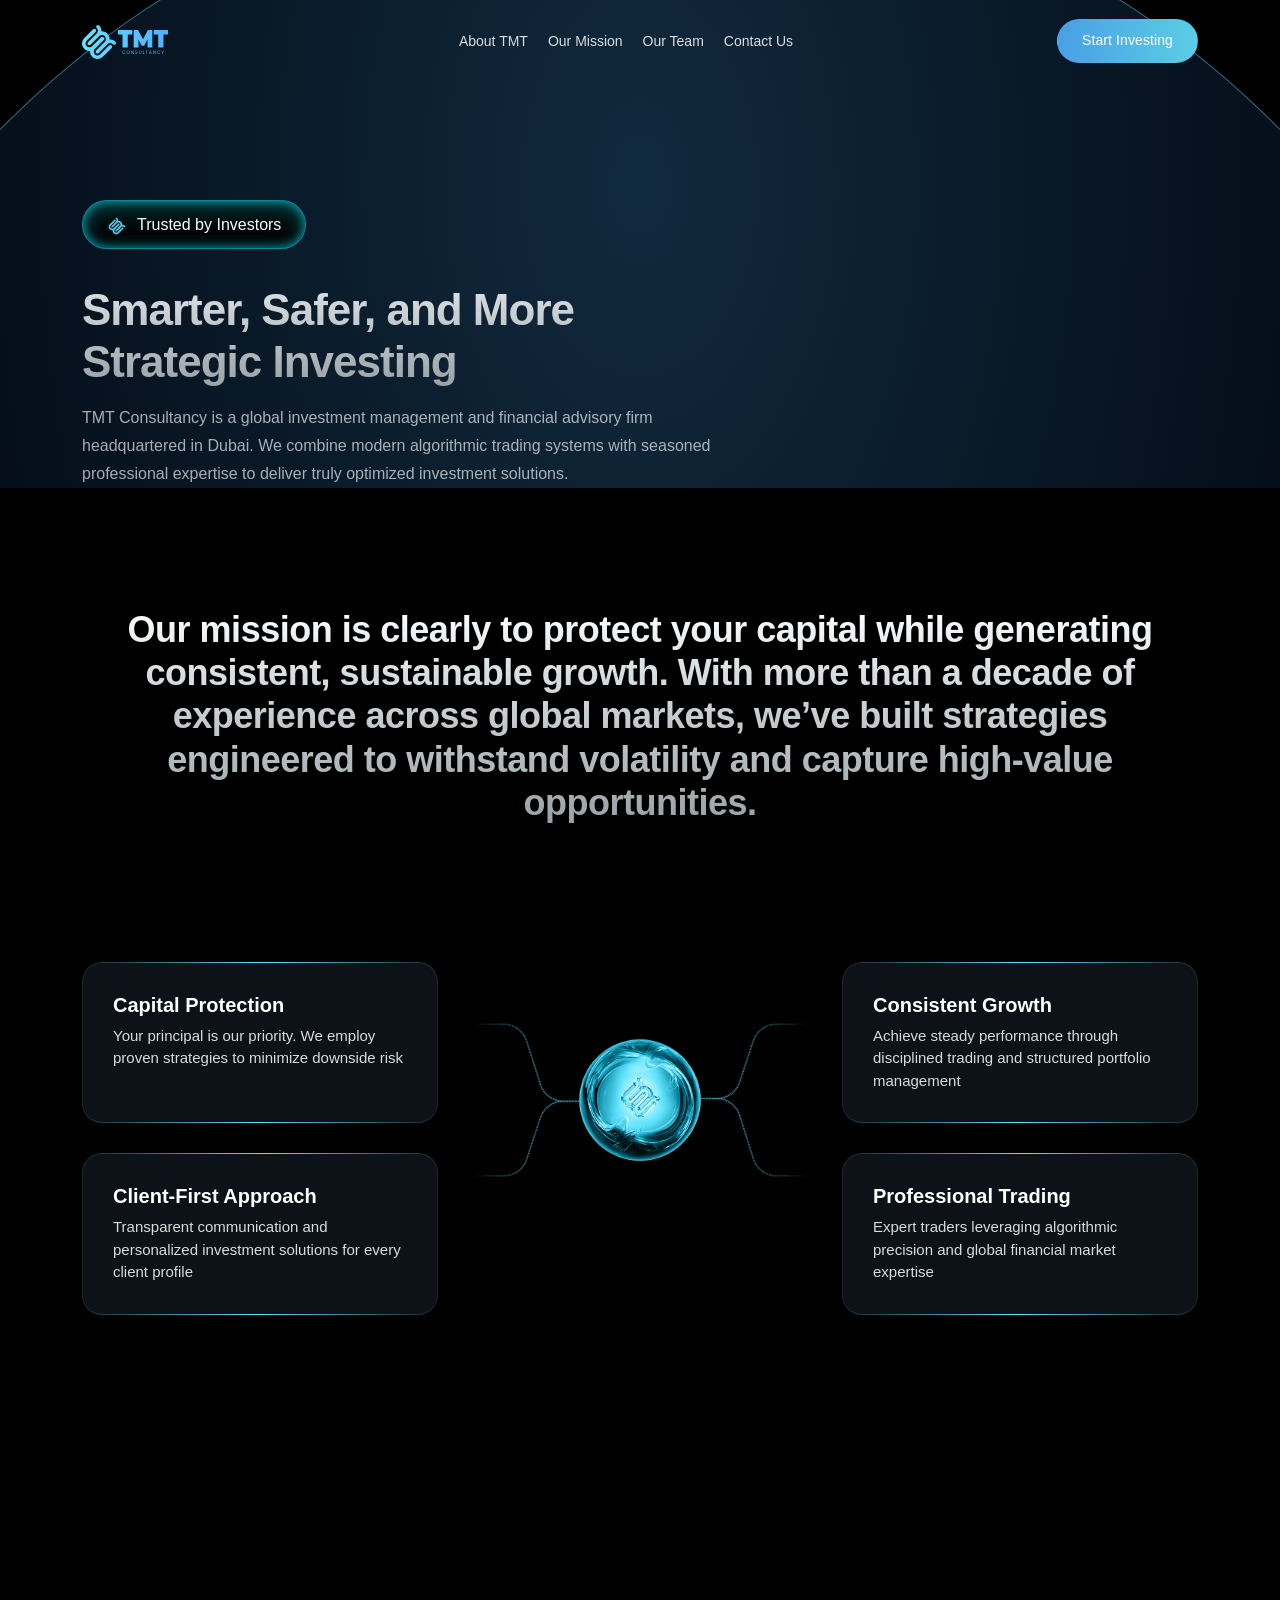
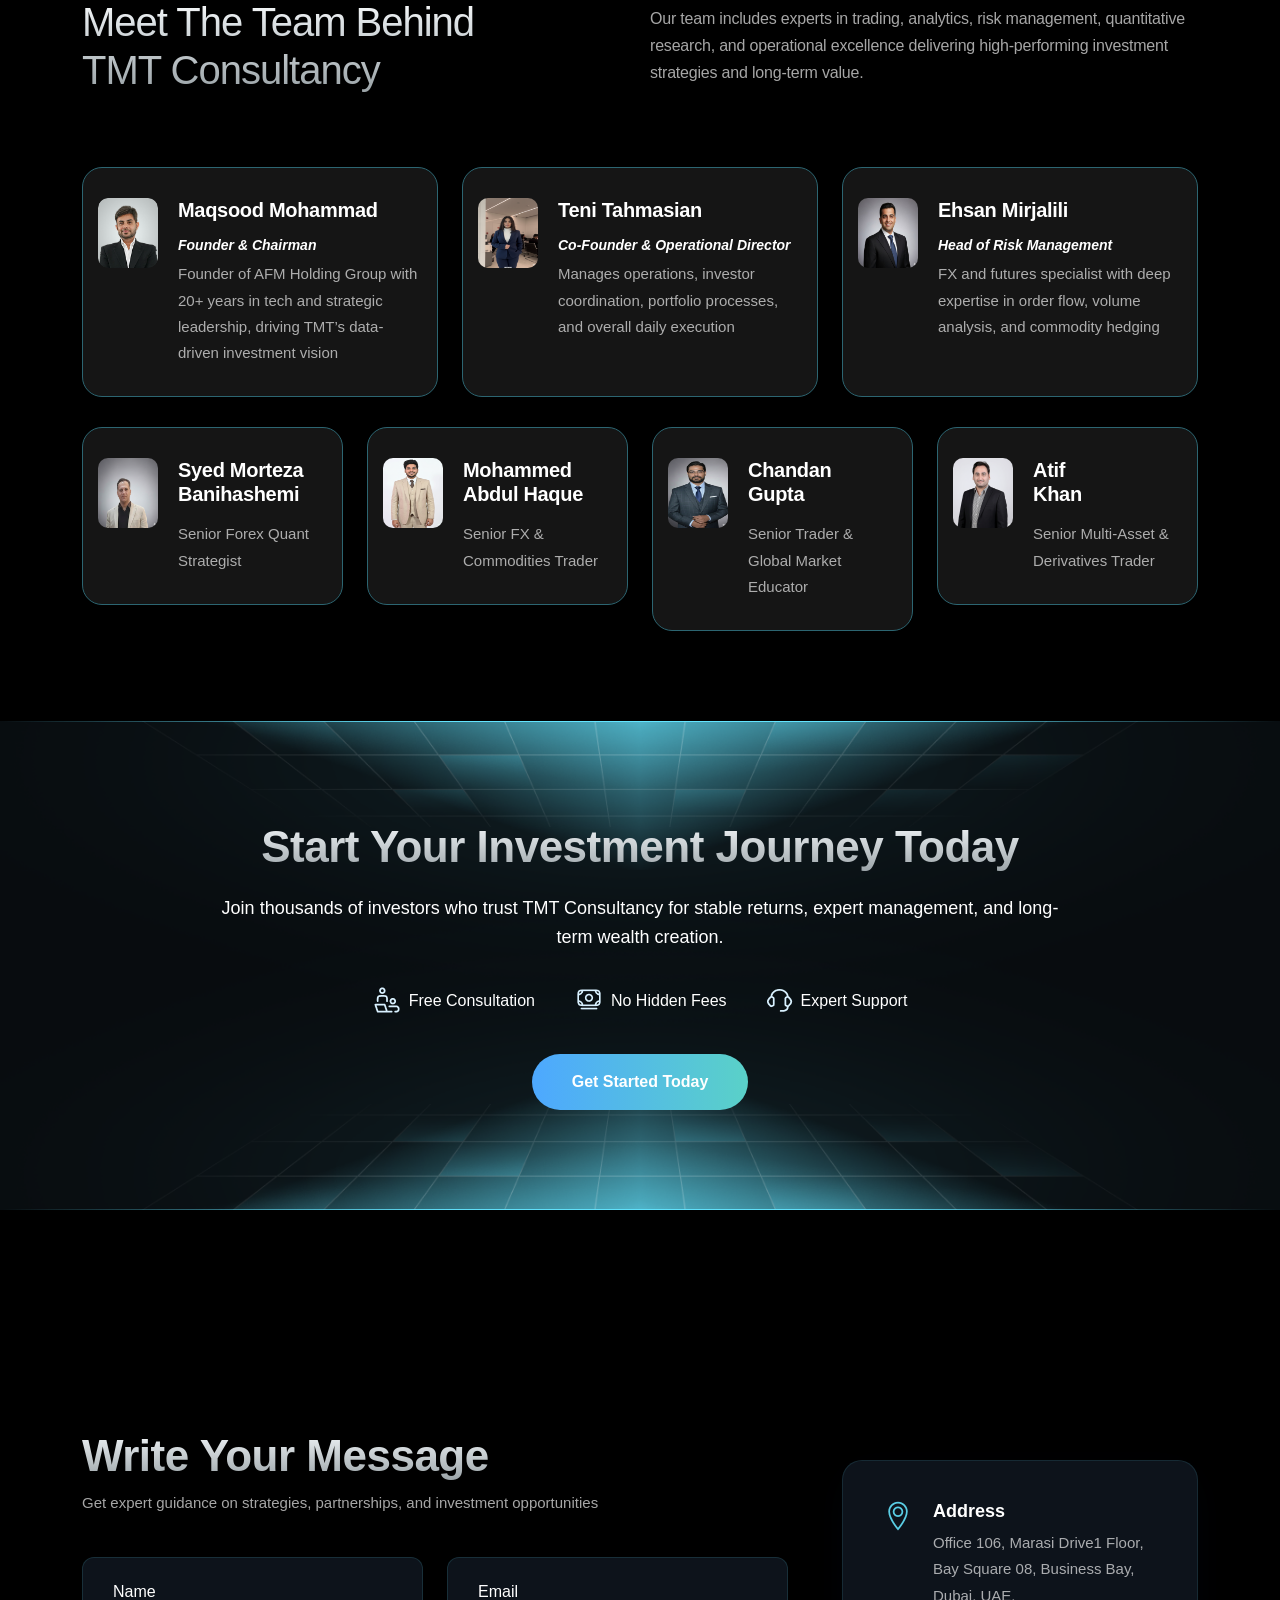
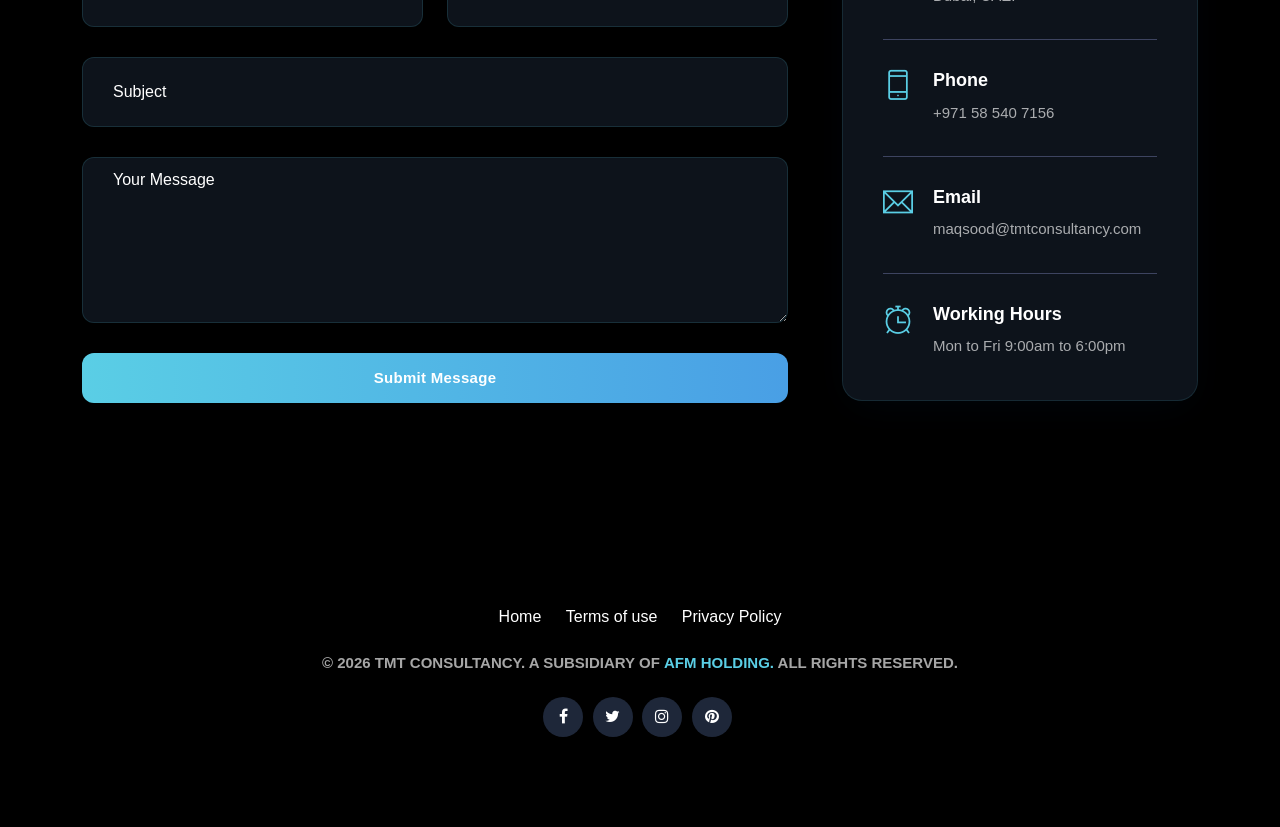
<file: about-us.html>
<!DOCTYPE html>
<html lang="en">

<head>
	<!-- Meta -->
	<meta charset="utf-8">
	<meta http-equiv="X-UA-Compatible" content="IE=edge">
	<meta name="viewport" content="width=device-width, initial-scale=1, shrink-to-fit=no">
	<!-- The above 3 meta tags *must* come first in the head; any other head content must come *after* these tags -->
	<meta name="description" content="TMT Consultancy">
	<meta name="keywords"
		content="bitcoin, bitcoin landing, blockchain, cryptocurrency, Cryptocurrency advisor, ICO Agency, ICO Consulting, ico landing, ico template, ico token, ico website">
	<!-- SITE TITLE -->
	<title>TMT Consultancy</title>
	<link rel="icon" type="image/png" href="./assets/img/logo-icon.png">
	<!-- Latest Bootstrap min CSS -->
	<link rel="stylesheet" href="assets/bootstrap/css/bootstrap.min.css">
	<!-- Google Font -->
	<link href="https://fonts.googleapis.com/css?family=Quicksand:300,400,500,600,700&display=swap&subset=latin-ext"
		rel="stylesheet">
	<!-- Font Awesome CSS -->
	<link rel="stylesheet" href="assets/fonts/font-awesome.min.css">
	<link rel="stylesheet" href="assets/fonts/themify-icons.css">
	<link rel="stylesheet" href="assets/css/materialdesignicons-min.css">
	<!--- owl carousel Css-->
	<link rel="stylesheet" href="assets/owlcarousel/css/owl.carousel.css">
	<link rel="stylesheet" href="assets/owlcarousel/css/owl.theme.css">
	<!-- animate CSS -->
	<link rel="stylesheet" href="assets/css/animate.css">
	<!-- MAGNIFIC CSS -->
	<link rel="stylesheet" href="assets/css/magnific-popup.css">
	<!-- Style CSS -->
	<link rel="stylesheet" href="assets/css/style-two.css">
	<!-- HTML5 shim and Respond.js IE8 support of HTML5 elements and media queries -->
	<!-- WARNING: Respond.js doesn't work if you view the page via file:// -->
	<!--[if lt IE 9]>
		  <script src="https://oss.maxcdn.com/html5shiv/3.7.2/html5shiv.min.js"></script>
		  <script src="https://oss.maxcdn.com/respond/1.4.2/respond.min.js"></script>
		<![endif]-->
</head>

<style>
	html, body {
  font-family: 'Poppins', -apple-system, BlinkMacSystemFont, 'Segoe UI', Roboto, sans-serif;
}
	.hero-grad {
		background: linear-gradient(to bottom, #ffff 0%, #dfe4e7 23%, #98a1a5 100%);
		-webkit-background-clip: text;
		-webkit-text-fill-color: transparent;
		padding: 0px 0px;
	}

	.btn_tmt {
		background: linear-gradient(270deg, #5ACEE5 0%, #499FE5 100%);
		padding: 10px 36px;
		color: #fff;
		border-radius: 30px;
		font-size: 16px;
		display: inline-block;
		position: relative;
		text-transform: capitalize;
		transition: 0.3s;
	}

	.btn_tmt:hover {
		border: 2px solid #fff;
		background: #000;
		transform: translateY(-2px);
	}

	.navbar .navbar-nav .nav-link {
		color: #fff;
		/* default color */
		transition: color 0.3s ease;
	}

	.navbar .navbar-nav .nav-link:hover {
		color: #499FE5 !important;
	}

	.btn-inner-glow {
		font-style: poppins;
		display: inline-flex;
		align-items: center;
		gap: 10px;
		margin-top: 200px;
		padding: 10px 24px;
		border-radius: 999px;
		font-size: 16px;
		color: #fff;
		background: #000;
		border: 1px solid rgba(14, 229, 248, 0.6);
		position: relative;
		cursor: pointer;

		/* INNER GLOW */
		box-shadow:
			inset 0 0 10px rgba(14, 229, 248, 0.6),
			inset 0 0 20px rgba(14, 229, 248, 0.3);

		backdrop-filter: blur(6px);
		transition: all 0.3s ease;
	}

	/* Soft inner highlight (top shine) */
	.btn-inner-glow::before {
		content: "";
		position: absolute;
		inset: 0;
		border-radius: 999px;
		background: linear-gradient(180deg,
				rgba(14, 229, 248, 0.25) 0%,
				transparent 70%);
		opacity: 0.6;
		pointer-events: none;
	}

	/* Icon */
	.btn-inner-glow .icon {
		color: #0EE5F8;
	}

	/* Hover = stronger inner glow */
	.btn-inner-glow:hover {
		box-shadow:
			inset 0 2px 8px rgba(14, 229, 248, 0.7),
			inset 0 -2px 8px rgba(14, 229, 248, 0.4);
	}

	.tmt-mission {
		background: linear-gradient(180deg, #FFFFFF 5%, #98A1A5 20%);
		-webkit-background-clip: text;
		-webkit-text-fill-color: transparent;
	}
	.section-title {
  display: flex;
  justify-content: space-between;
  align-items: center;
  text-align: left;
  gap: 20px;
}

.section-title h1,
.section-title p {
  margin: 0;
  text-align: left;
}

.section-title p {
  max-width: 50%; /* optional */
}
.tmt_hero {
		display: flex;
		align-items: center;
		justify-content: center;
		text-align: center;
		padding: 100px 20px;
		margin-top: 50px;
		/* background: radial-gradient(circle at center, #0a2a38, #020d14); */
	}

	/* Content */
	.tmt_container {
		max-width: 840px;
	}

	/* Smooth animation */
	@keyframes tmt_smoothDrop {
		from {
			opacity: 0;
			transform: translateY(-20px);
		}

		to {
			opacity: 1;
			transform: translateY(0);
		}
	}

	/* Title */
	.tmt_title {
		background: linear-gradient(to bottom, #ffff 0%, #dfe4e7 23%, #98a1a5 100%);
		-webkit-background-clip: text;
		-webkit-text-fill-color: transparent;
		font-size: 44px;
		font-weight: 600;
		color: #dce7ee;
		margin-bottom: 20px;
		white-space: nowrap;
		animation: tmt_smoothDrop 1.6s cubic-bezier(0.22, 1, 0.36, 1) forwards;
	}

	/* Subtitle */
	.tmt_subtitle {
		font-size: 18px;
		color: #fff;
		line-height: 1.6;
		margin-bottom: 35px;
		animation: tmt_smoothDrop 1.8s cubic-bezier(0.22, 1, 0.36, 1) forwards;
	}

	/* Features */
	.tmt_features {
		display: flex;
		justify-content: center;
		gap: 40px;
		margin-bottom: 40px;
		flex-wrap: wrap;
		animation: tmt_smoothDrop 2s cubic-bezier(0.22, 1, 0.36, 1) forwards;
	}

	.tmt_feature {
		display: flex;
		align-items: center;
		gap: 8px;
		color: #fff;
	}

	.tmt_cta {
		padding: 14px 40px;
		border-radius: 30px;
		border: none;
		font-size: 16px;
		color: #fff;
		cursor: pointer;
		background: linear-gradient(90deg, #4da8ff, #5ad1c8);
		animation: tmt_smoothDrop 2.2s cubic-bezier(0.22, 1, 0.36, 1) forwards;
	}

	/* Responsive */
	@media (max-width: 900px) {
		.tmt_hero {
			flex-direction: column;
		}

		.tmt_side {
			display: none;
			/* hide side columns on mobile */
		}

		.tmt_center {
			flex: none;
			width: 100%;
		}

		.tmt_title {
			white-space: normal;
			font-size: 30px;
		}
	}
	@media (max-width: 768px) {
  .section-title {
    flex-direction: column;
    align-items: flex-start;
  }

  .section-title p {
    max-width: 100%;
  }
}
</style>

<body data-spy="scroll" data-offset="80">

	<!-- particles -->
	<!-- <div id="particles-js"></div>	 -->

	<!-- START PRELOADER -->
	<div class="preloader">
		<div class="spinner">
			<div class="double-bounce1"></div>
			<div class="double-bounce2"></div>
		</div>
	</div>
	<!-- END PRELOADER -->

	<!-- START NAVBAR -->
	<nav id="navbar" class="navbar navbar-expand-lg fixed-top navbar-custom navbar-light sticky">
		<div class="container d-flex align-items-center justify-content-between">

			<!-- Logo (Left) -->
			<a class="navbar-brand" href="index.html">
				<img src="assets/img/tmt-logo.svg" alt="TMT Consultancy">
			</a>

			<!-- Mobile Toggle -->
			<button class="navbar-toggler" type="button" data-bs-toggle="collapse" data-bs-target="#navbarCollapse">
				<span class="mdi mdi-menu"></span>
			</button>

			<!-- Center Menu + Right Button -->
			<div class="collapse navbar-collapse justify-content-between" id="navbarCollapse">

				<!-- Empty div (helps center alignment) -->
				<div class="d-none d-lg-block"></div>

				<!-- Menu (Center) -->
				<ul class="navbar-nav mx-auto">
					<li class="nav-item"><a class="nav-link" href="#about">About TMT</a></li>
					<li class="nav-item"><a class="nav-link" href="#mission">Our Mission</a></li>
					<li class="nav-item"><a class="nav-link" href="#team">Our Team</a></li>
					<li class="nav-item"><a class="nav-link" href="#contact">Contact Us</a></li>
				</ul>

				<!-- Button (Right) -->
				<div class="d-flex">
					<a href="#contact" class="btn_tmt">Start Investing</a>
				</div>

			</div>
		</div>
	</nav>
	<!-- END NAVBAR -->

	<!-- START HOME -->
	<section id="home" class="home_bg" style="min-height: 0px;">
		<div class="container">
			<div class="row">
				<div class="col-lg-7 col-sm-12 col-xs-12">
					<button class="btn-inner-glow">
						<span class="icon">
							<img src="assets/img/logo-icon.png" alt="icon">
						</span>
						Trusted by Investors
					</button>
					<div class="hero-text">
						<h2 class="hero-grad" style="font-size: 44px; text-align: left; padding-top: 35px;">Smarter,
							Safer, and More Strategic Investing</h2>
						<p style="color: #fff; text-align: left; font-size: 20px;">TMT Consultancy is a global
							investment management and financial advisory firm headquartered in Dubai. We combine modern
							algorithmic trading systems with seasoned professional expertise to deliver truly optimized
							investment solutions.</p>
						<!-- <div class="home_btn">
							<a href="https://electroneum.com/overview-white-paper.pdf" class="btn_one">Whitepaper</a>
							<a href="#about" class="btn_two">Learn More</a>
						</div> -->
					</div>
				</div><!--- END COL -->
				<div class="col-lg-5 col-sm-12 col-xs-12 text-center">
					<div class="buy-icons">
						<img src="assets/img/about-hero.jpg" alt="" style="width: 100%;">
					</div>
				</div><!--- END COL -->
			</div><!--- END ROW -->
		</div><!--- END CONTAINER -->
	</section>
	<!-- END  HOME -->

	<!-- START ABOUT -->
	<section id="mission" class="about_us section-padding">
		<div class="container">
			<div class="text-center">
				<h2 class="hero-grad"><b>Our mission</b> is clearly to protect your capital
					while generating consistent, sustainable growth. With more than a decade of experience across global
					markets, we’ve built strategies engineered to withstand volatility and capture high-value
					opportunities.</h2>

			</div>

		</div><!-- END CONTAINER -->
	</section>
	<!-- END ABOUT -->

	<!-- START BUY SELL -->
	<section id="buy_sell" class="buy_sell_area section-padding">
		<div class="container">
			<!-- <div class="section-title text-center">
				<h1>How to Buy and Sell Cryptocurrency</h1>
				<p>It is a long established fact that a reader will be distracted by the readable content of a page when
					looking at its layout.</p>
			</div> -->
			<div class="row">
				<div class="col-lg-4 col-sm-12 col-xs-12 wow fadeInUp" data-wow-duration="1s" data-wow-delay="0.2s"
					data-wow-offset="0">
					<div class="buy_sell_list">
						<h4>Capital Protection</h4>
						<p>Your principal is our priority. We employ proven strategies to minimize downside risk <br><br></p>
					</div>
					<div class="buy_sell_list">
						<h4>Client-First Approach</h4>
						<p>Transparent communication and personalized investment solutions for every client profile</p>
					</div>
				</div><!--- END COL -->
				<div class="col-lg-4 col-sm-12 col-xs-12 wow fadeInDown" data-wow-duration="1s" data-wow-delay="0.2s"
					data-wow-offset="0">
					<div class="portfolio_list_img">
						<img src="assets/img/about-center.png" class="img-fluid" alt="" />
					</div>
				</div><!--- END COL -->
				<div class="col-lg-4 col-sm-12 col-xs-12 wow fadeInUp" data-wow-duration="1s" data-wow-delay="0.2s"
					data-wow-offset="0">
					<div class="buy_sell_list">
						<h4>Consistent Growth</h4>
						<p>Achieve steady performance through disciplined trading and structured portfolio management</p>
					</div>
					<div class="buy_sell_list">
						<h4>Professional Trading</h4>
						<p>Expert traders leveraging algorithmic precision and global financial market expertise</p>
					</div>
				</div><!--- END COL -->
			</div><!--- END ROW -->
		</div><!--- END CONTAINER -->
	</section>
	<!-- END BUY SELL -->

	<section id="team" class="about_us section-padding">
		   <div class="container">			
				<div class="section-title text-center">
					<h1 class="hero-grad">Meet the Team Behind <br>TMT Consultancy</h1>
					<p>Our team includes experts in trading, analytics, risk management, quantitative research, and operational excellence delivering high-performing investment strategies and long-term value.</p>
				</div>				
				<div class="row">					
					<div class="col-lg-4 col-sm-12 col-xs-12 wow fadeInUp" data-wow-duration="1s" data-wow-delay="0.1s" data-wow-offset="0">
						<div class="single_about">
							<img src="assets/img/board/maqsood.png" alt="image" />
							<h3>Maqsood Mohammad</h3>
							<h6><i>Founder & Chairman</i></h6>
							<p>Founder of AFM Holding Group with 20+ years in tech and strategic leadership, driving TMT’s data-driven investment vision</p>
						</div>
					</div><!-- END COL -->			
					<div class="col-lg-4 col-sm-12 col-xs-12 wow fadeInUp" data-wow-duration="1s" data-wow-delay="0.2s" data-wow-offset="0">
						<div class="single_about">
							<img src="assets/img/board/teni.png" alt="image" />
							<h3>Teni Tahmasian</h3>
							<h6><i>Co-Founder & Operational Director</i></h6>
							<p>Manages operations, investor coordination, portfolio processes, and overall daily execution <br><br></p>
						</div>
					</div><!-- END COL -->			
					<div class="col-lg-4 col-sm-12 col-xs-12 wow fadeInUp" data-wow-duration="1s" data-wow-delay="0.3s" data-wow-offset="0">
						<div class="single_about">
							<img src="assets/img/board/ehsan.jpg" alt="image" />
							<h3>Ehsan Mirjalili</h3>
							<h6><i>Head of Risk Management</i></h6>
							<p>FX and futures specialist with deep expertise in order flow, volume analysis, and commodity hedging <br><br></p>
						</div>
					</div><!-- END COL -->							
				</div><!-- END ROW -->

				<div class="row">					
					<div class="col-lg-3 col-sm-12 col-xs-12 wow fadeInUp" data-wow-duration="1s" data-wow-delay="0.1s" data-wow-offset="0">
						<div class="single_about">
							<img src="assets/img/board/morteza.png" alt="image" />
							<h3>Syed Morteza Banihashemi</h3>
							<p>Senior Forex Quant Strategist</p>
						</div>
					</div><!-- END COL -->	
					<div class="col-lg-3 col-sm-12 col-xs-12 wow fadeInUp" data-wow-duration="1s" data-wow-delay="0.1s" data-wow-offset="0">
						<div class="single_about">
							<img src="assets/img/board/haque.png" alt="image" />
							<h3>Mohammed Abdul Haque</h3>
							<p>Senior FX & Commodities Trader</p>
						</div>
					</div><!-- END COL -->			
					<div class="col-lg-3 col-sm-12 col-xs-12 wow fadeInUp" data-wow-duration="1s" data-wow-delay="0.1s" data-wow-offset="0">
						<div class="single_about">
							<img src="assets/img/board/chandan.png" alt="image" />
							<h3>Chandan <br>Gupta</h3>
							<p>Senior Trader & Global Market Educator</p>
						</div>
					</div><!-- END COL -->	
					<div class="col-lg-3 col-sm-12 col-xs-12 wow fadeInUp" data-wow-duration="1s" data-wow-delay="0.1s" data-wow-offset="0">
						<div class="single_about">
							<img src="assets/img/board/atif.png" alt="image" />
							<h3>Atif <br>Khan</h3>
							<p>Senior Multi-Asset & Derivatives Trader</p>
						</div>
					</div><!-- END COL -->	
					
				</div><!-- END ROW -->
			</div><!-- END CONTAINER -->
		</section>

	
	<!-- END PARTNER -->

	<!-- START PROMOTION -->
	<section class="tmt_hero" style="background-image: url('assets/img/bg/cta-bg.png'); background-size: 100% 100%;">
		<div class="tmt_col tmt_side"></div>
		<div class="tmt_col tmt_center">
			<div class="tmt_container">
				<h1 class="tmt_title">Start Your Investment Journey Today</h1>

				<p class="tmt_subtitle">
					Join thousands of investors who trust TMT Consultancy for stable returns,
					expert management, and long-term wealth creation.
				</p>

				<div class="tmt_features">
					<div class="tmt_feature"><img src="assets/img/mentoring.png" alt=""> Free Consultation</div>
					<div class="tmt_feature"><img src="assets/img/cash.png" alt=""> No Hidden Fees</div>
					<div class="tmt_feature"><img src="assets/img/support.png" alt=""> Expert Support</div>
				</div>

				<a href="#contact"><button class="tmt_cta">Get Started Today</button></a>
			</div>
		</div>

		<div class="tmt_col tmt_side"></div>

	</section>
	<!-- END PROMOTION -->

	
	<!-- START CONTACT -->
	<section id="contact" class="contact_us section-padding">
		<div class="container">
			<div class="row">
				<div class="col-lg-8 col-sm-12 col-xs-12 wow fadeInUp" data-wow-duration="1s" data-wow-delay="0.2s" data-wow-offset="0">
					<div class="contact">
						<h2 class="hero-grad" style="font-size: 44px; font-weight: 600">Write Your Message </h2>
						<p>Get expert guidance on strategies, partnerships, and investment opportunities</p>
						<form class="form" name="enq" method="post" action="contact.php"
							onsubmit="return validation();">
							<div class="row">
								<div class="form-group col-md-6">
									<input type="text" name="name" class="form-control" placeholder="Name"
										required="required">
								</div>
								<div class="form-group col-md-6">
									<input type="email" name="email" class="form-control" placeholder="Email"
										required="required">
								</div>
								<div class="form-group col-md-12">
									<input type="text" name="subject" class="form-control" placeholder="Subject"
										required="required">
								</div>
								<div class="form-group col-md-12">
									<textarea rows="6" name="message" class="form-control" placeholder="Your Message"
										required="required"></textarea>
								</div>
								<div class="col-md-12 text-center">
									<button type="submit" value="Send message" name="submit" id="submitButton"
										class="btn btn-lg contact_btn" title="Submit Your Message!">Submit
										Message</button>
								</div>
							</div>
						</form>
					</div>
				</div><!-- END COL  -->
				<div class="col-lg-4 col-sm-12 col-xs-12 wow fadeInRight" data-wow-duration="1s" data-wow-delay="0.2s"
					data-wow-offset="0">
					<div class="address_bg">
						<div class="single_address">
							<div class="address_br"><span class="ti-location-pin"></span></div>
							<h4>Address</h4>
							<p>Office 106, Marasi Drive​1 Floor, Bay Square 08, Business Bay, Dubai, UAE.</p>
						</div>
						<div class="single_address">
							<div class="address_br"><span class="ti-mobile"></span></div>
							<h4>Phone</h4>
							<p>+971 58 540 7156</p>
						</div>
						<div class="single_address">
							<div class="address_br"><span class="ti-email"></span></div>
							<h4>Email</h4>
							<p>maqsood@tmtconsultancy.com</p>
						</div>
						<div class="single_address">
							<div class="address_br"><span class="ti-alarm-clock"></span></div>
							<h4>Working Hours</h4>
							<p>Mon to Fri 9:00am to 6:00pm</p>
						</div>
					</div>
				</div><!-- END COL  -->
			</div><!-- END ROW -->
		</div><!-- END CONTAINER -->
	</section>
	<!-- END CONTACT -->
	
	<!-- START FOOTER -->
	<div class="footer">
		<div class="container">
			<div class="row text-center">
				<div class="col-lg-12 col-sm-12 col-xs-12">
					<div class="footer_menu">
						<ul>
							<li><a href="index.html">Home</a></li>
							<li><a href="terms-and-conditions.html">Terms of use</a></li>
							<li><a href="privacy-policy.html">Privacy Policy</a></li>
						</ul>
					</div>
					<div class="footer_copyright">
						<p>&copy; 2026 TMT COnsultancy. A subsidiary OF <a href="https://afmholding.org/" target="_blank" style="color: #5ACEE5;">AFM HOLDING.</a> All Rights Reserved.</p>
					</div>
					<div class="footer_profile">
						<ul>
							<li><a href="#"><i class="fa fa-facebook"></i></a></li>
							<li><a href="#"><i class="fa fa-twitter"></i></a></li>
							<li><a href="#"><i class="fa fa-instagram"></i></a></li>
							<li><a href="#"><i class="fa fa-pinterest"></i></a></li>
						</ul>
					</div>
				</div><!--- END COL -->
			</div><!--- END ROW -->
		</div><!--- END CONTAINER -->
	</div>
	<!-- END FOOTER -->

	<!-- Latest jQuery -->
	<script src="assets/js/jquery-1.12.4.min.js"></script>
	<!-- Latest compiled and minified Bootstrap -->
	<script src="assets/bootstrap/js/bootstrap.min.js"></script>
	<!-- modernizer JS -->
	<script src="assets/js/modernizr-2.8.3.min.js"></script>
	<!-- owl-carousel min js  -->
	<script src="assets/owlcarousel/js/owl.carousel.min.js"></script>
	
	<!-- magnific-popup js -->
	<script src="assets/js/jquery.magnific-popup.min.js"></script>
	<!-- jquery counterup -->
	<script src="assets/js/jquery.counterup.min.js"></script>
	<script src="assets/js/countdown.js"></script>
	<!-- particles -->
	<script src="assets/js/particles.min.js"></script>
	<script src="assets/js/app.js"></script>
	<!-- WOW - Reveal Animations When You Scroll -->
	<script src="assets/js/wow.min.js"></script>
	<!-- scrolltopcontrol js -->
	<script src="assets/js/scrolltopcontrol.js"></script>
	<!-- scripts js -->
	<script src="assets/js/scripts.js"></script>
</body>

</html>
</file>
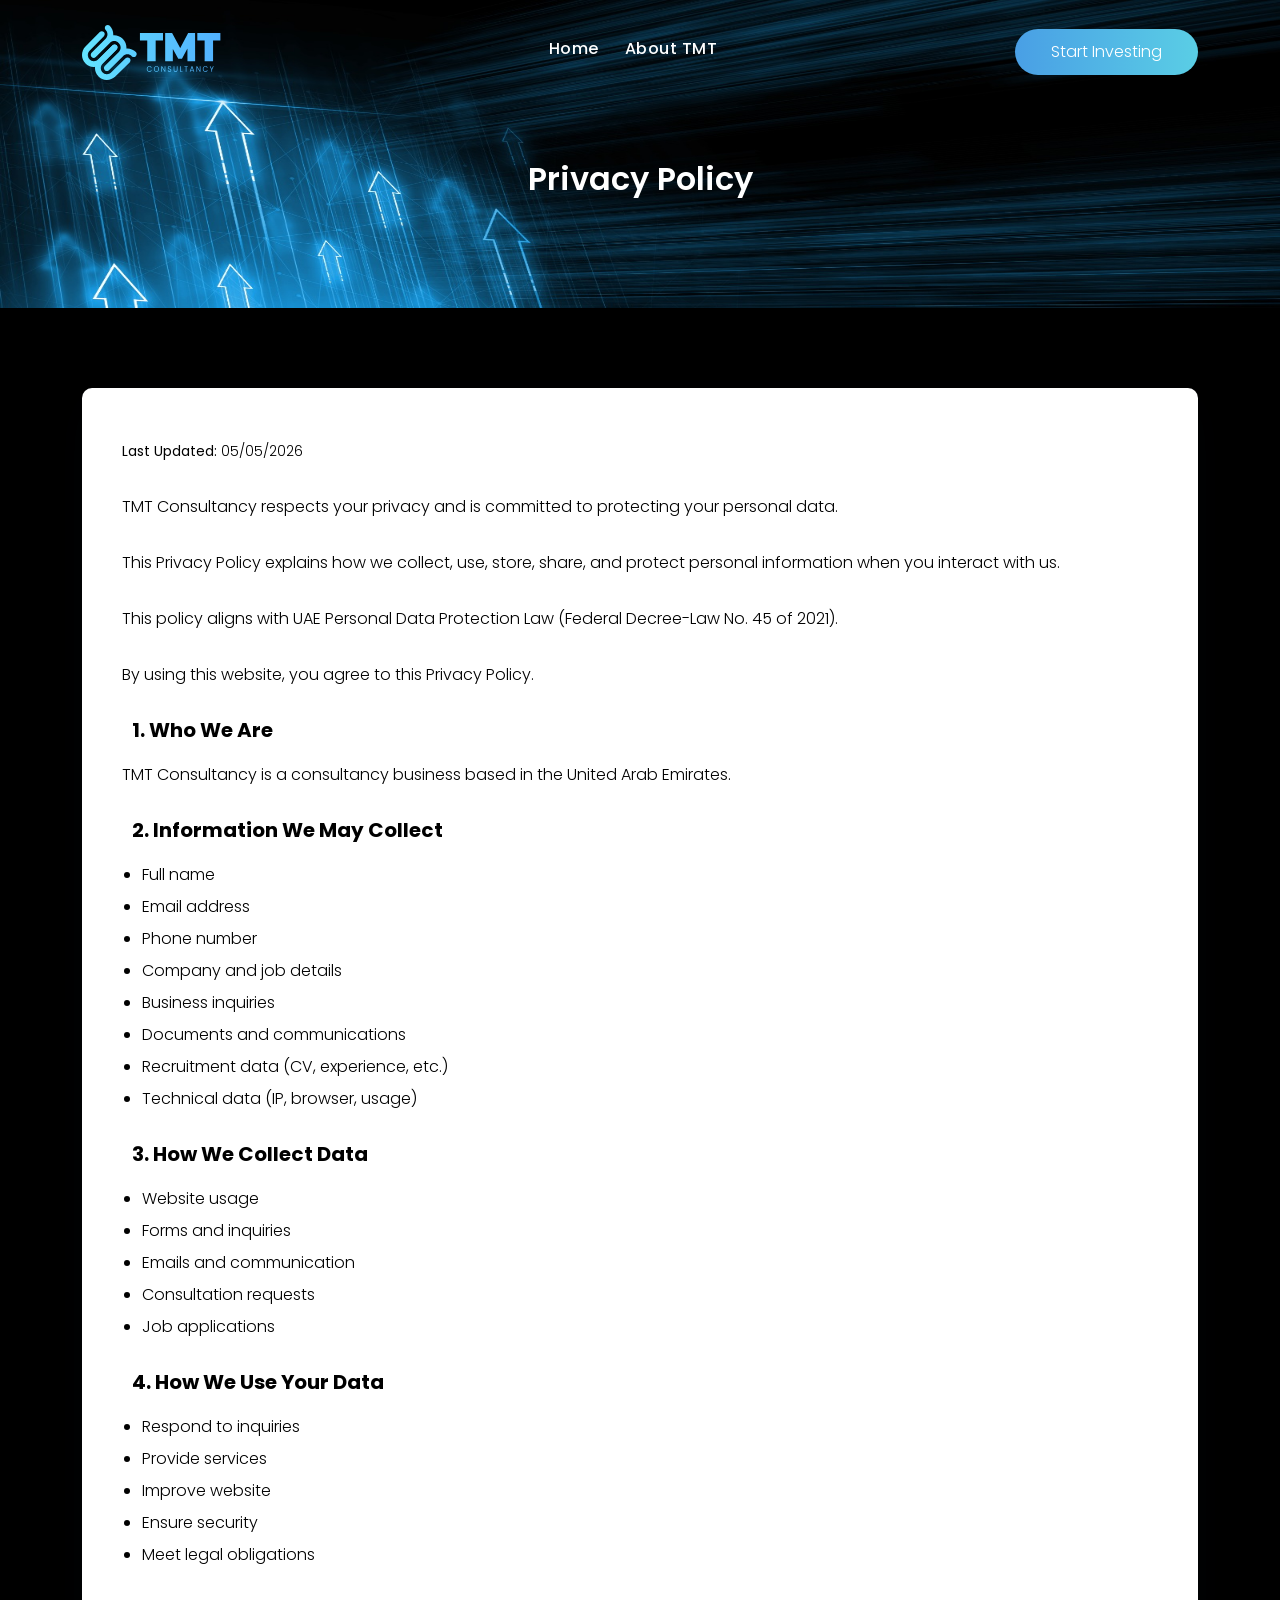
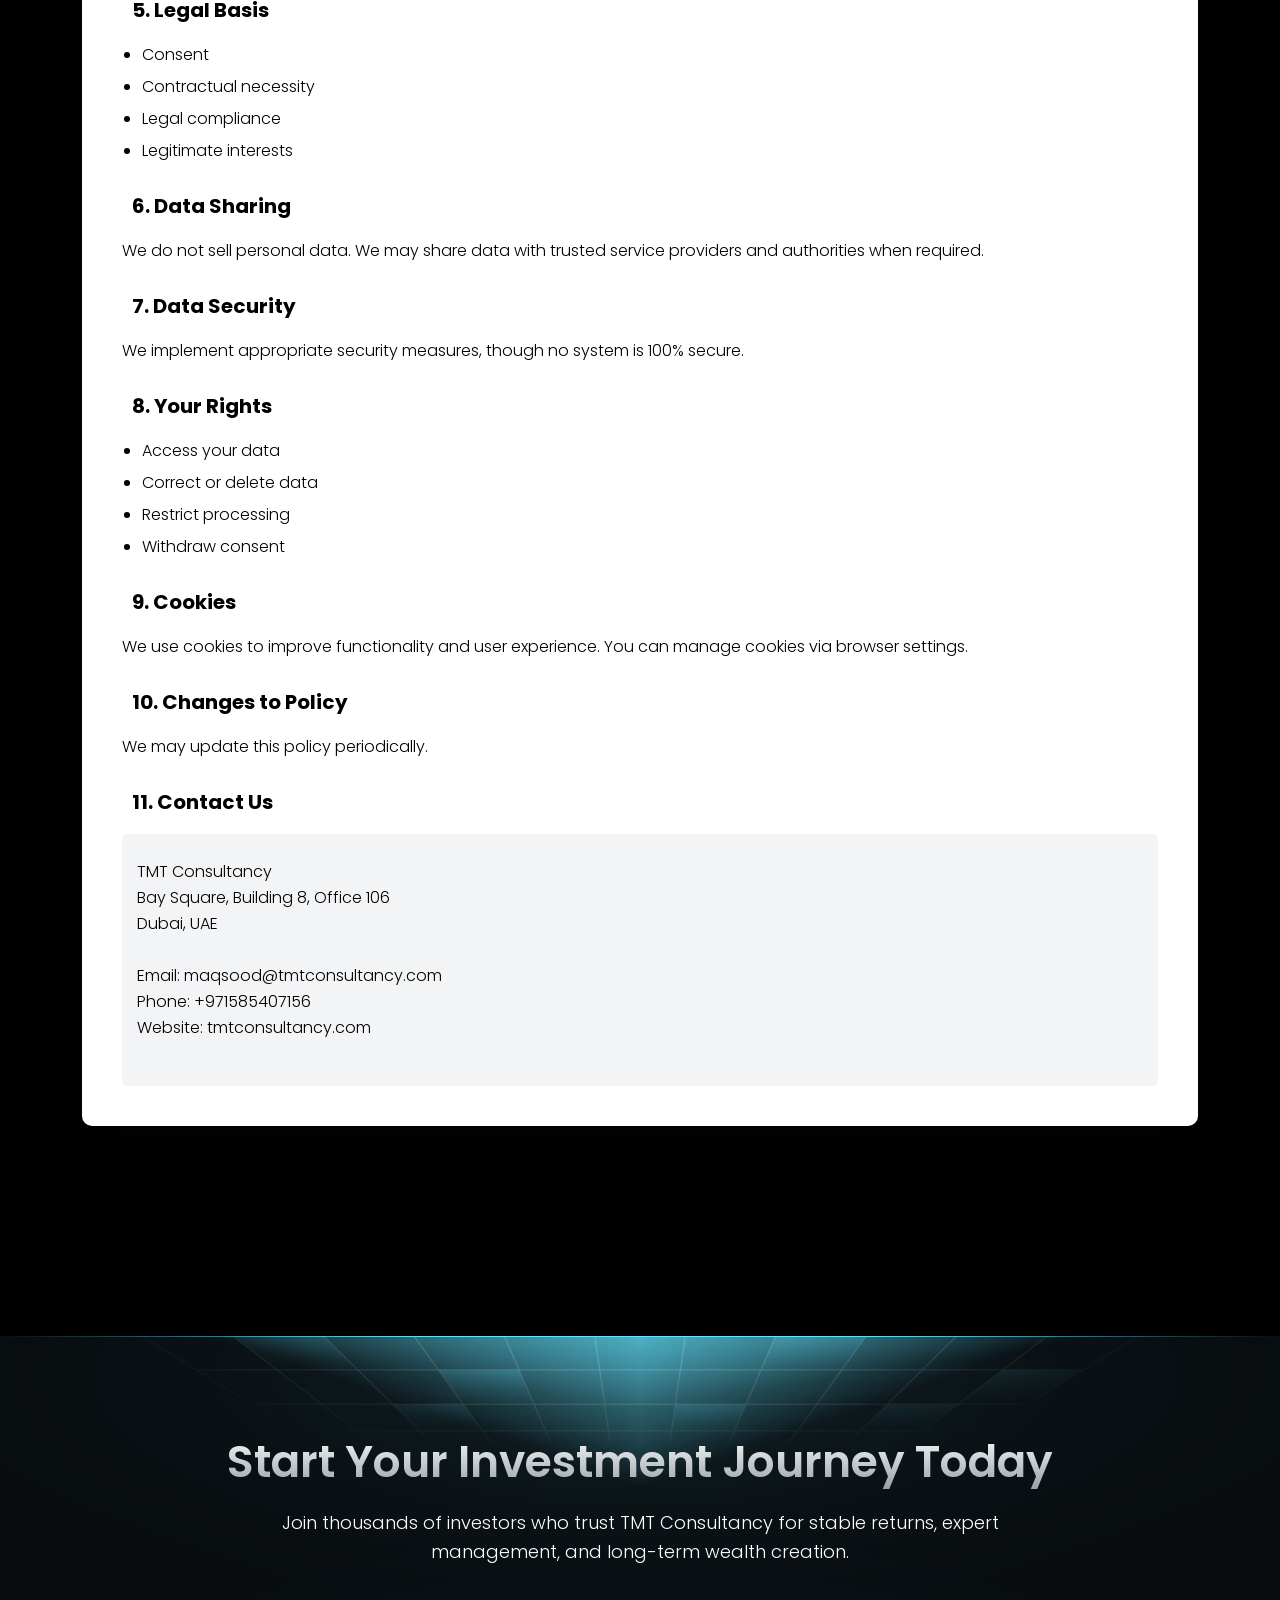
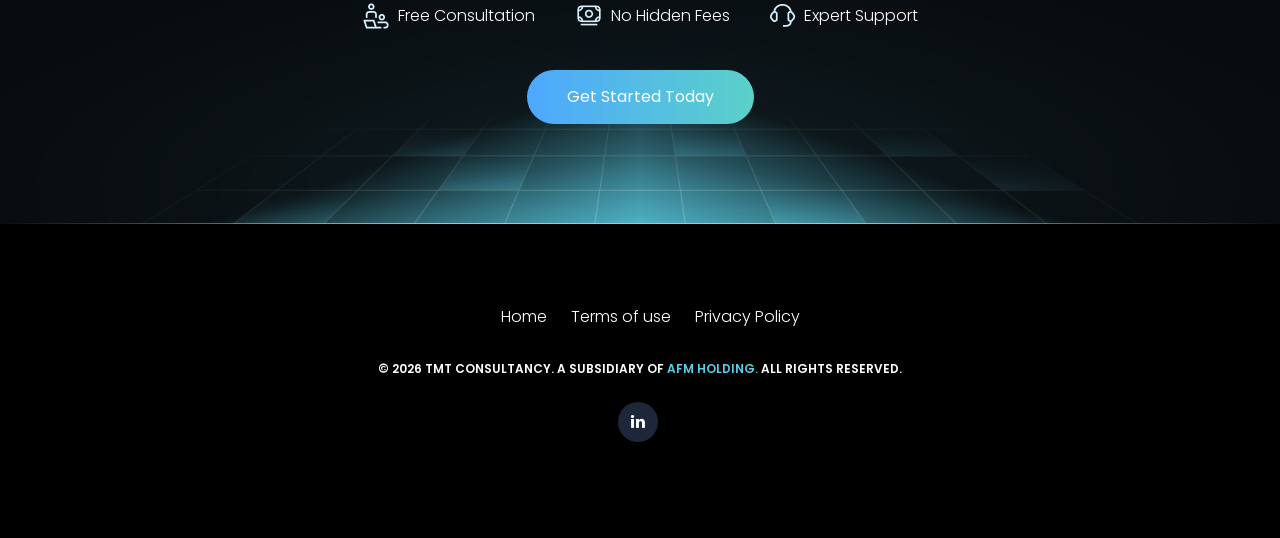
<file: privacy-policy.html>
<!DOCTYPE html>
<html lang="en">

<head>
	<!-- Meta -->
	<meta charset="utf-8">
	<meta http-equiv="X-UA-Compatible" content="IE=edge">
	<meta name="viewport" content="width=device-width, initial-scale=1, shrink-to-fit=no">
	<!-- The above 3 meta tags *must* come first in the head; any other head content must come *after* these tags -->
	<meta name="description" content="TMT Consultancy">
	<meta name="keywords"
		content="bitcoin, bitcoin landing, blockchain, cryptocurrency, Cryptocurrency advisor">
	<!-- SITE TITLE -->
	<title>TMT Consultancy</title>
	<link rel="icon" type="image/png" href="./assets/img/logo-icon.png">
	<!-- Latest Bootstrap min CSS -->
	<link rel="stylesheet" href="assets/bootstrap/css/bootstrap.min.css">
	<!-- Google Font -->
	<link href="https://fonts.googleapis.com/css2?family=Roboto+Slab:wght@200;300;400;500;600;700;800;900&display=swap"
		rel="stylesheet">
	<link rel="stylesheet" href="https://fonts.googleapis.com/css?family=Poppins:300,400,500,600,700,800">
	<!-- Font Awesome CSS -->
	<link rel="stylesheet" href="assets/fonts/font-awesome.min.css">
	<link rel="stylesheet" href="assets/fonts/themify-icons.css">
	<link rel="stylesheet" href="assets/css/materialdesignicons-min.css">
	<!--- owl carousel Css-->
	<link rel="stylesheet" href="assets/owlcarousel/css/owl.carousel.css">
	<link rel="stylesheet" href="assets/owlcarousel/css/owl.theme.css">
	<!-- animate CSS -->
	<link rel="stylesheet" href="assets/css/animate.css">
	<!-- MAGNIFIC CSS -->
	<link rel="stylesheet" href="assets/css/magnific-popup.css">
	<!-- Style CSS -->
	<link rel="stylesheet" href="assets/css/style.css">
	<!-- HTML5 shim and Respond.js IE8 support of HTML5 elements and media queries -->
	<!-- WARNING: Respond.js doesn't work if you view the page via file:// -->
	<!--[if lt IE 9]>
		  <script src="https://oss.maxcdn.com/html5shiv/3.7.2/html5shiv.min.js"></script>
		  <script src="https://oss.maxcdn.com/respond/1.4.2/respond.min.js"></script>
		<![endif]-->
</head>

<style>
	html, body {
  font-family: 'Poppins', -apple-system, BlinkMacSystemFont, 'Segoe UI', Roboto, sans-serif;
}
	.btn_tmt {
		background: linear-gradient(270deg, #5ACEE5 0%, #499FE5 100%);
		padding: 10px 36px;
		color: #fff;
		border-radius: 30px;
		font-size: 16px;
		display: inline-block;
		position: relative;
		text-transform: capitalize;
		transition: 0.3s;
	}

	.btn_tmt:hover {
		border: 2px solid #fff;
		background: #000;
		transform: translateY(-2px);
	}

	.single_address p {
		overflow: hidden;
		color: #fff;
	}

	h1,
	h2 {
		color: #000;
	}

	h1 {
		font-size: 32px;
		margin-bottom: 10px;
	}

	h2 {
		margin-top: 30px;
		font-size: 20px;
		padding-left: 10px;
		color: #000;
	}

	p {
		margin: 10px 0;
		color: #000;
	}

	ul {
		padding-left: 20px;
	}

	li {
		margin-bottom: 6px;
		color: #000;
	}

	a {
		color: #000;
		text-decoration: none;
	}

	a:hover {
		text-decoration: underline;
		color: #000;
	}

	.last-updated {
		font-size: 14px;
		color: #000;
		margin-bottom: 20px;
	}

	.contact-box {
		background: #f3f4f6;
		padding: 15px;
		border-radius: 6px;
		margin-top: 10px;
		color: #000;
	}

	h1,
	h2,
	h3,
	h4,
	h5,
	h6 {
		color: #000;
	}
</style>

<body data-spy="scroll" data-offset="80">

	<!-- particles -->
	<!-- <div id="particles-js"></div>	 -->

	<!-- START PRELOADER -->
	<div class="preloader">
		<div class="spinner">
			<div class="double-bounce1"></div>
			<div class="double-bounce2"></div>
		</div>
	</div>
	<!-- END PRELOADER -->

	<!-- START NAVBAR -->
	<nav id="navbar" class="navbar navbar-expand-lg fixed-top navbar-custom navbar-light sticky">
		<div class="container">
			<a class="navbar-brand" href="index.html"><img src="./assets/img/tmt-logo.svg" alt=""></a>
			<button class="navbar-toggler" type="button" data-bs-toggle="collapse" data-bs-target="#navbarCollapse"
				aria-controls="navbarCollapse" aria-expanded="false" aria-label="Toggle navigation">
				<span class="mdi mdi-menu"></span>
			</button><!--end button-->
			<div class="collapse navbar-collapse" id="navbarCollapse">
				<ul class="navbar-nav mx-auto">
					<li class="nav-item"><a class="nav-link" href="index.html">Home</a></li>
					<li class="nav-item"><a class="nav-link" href="about-us.html">About TMT</a></li>
					<!-- <li class="nav-item"><a class="nav-link" href="index.html#solutions">Solutions</a></li>
					<li class="nav-item"><a class="nav-link" href="index-html#how-it-works">How it works</a></li>
					<li class="nav-item"><a class="nav-link" href="index.html#who-we-serve">Who we serve</a></li>
					<li class="nav-item"><a class="nav-link" href="index.html#contact">Contact Us</a></li> -->
				</ul>

				<!-- Button (Right) -->
				<div class="d-flex">
					<a href="#contact" class="btn_tmt">Start Investing</a>
				</div>
			</div><!--END COLLAPSE-->
		</div><!-- END CONTAINER -->
	</nav>
	<!-- END NAVBAR -->

	<!-- START  HOME DESIGN -->
	<section class="section-top" style="background-image: url('./assets/img/docs-bg.jpeg'); background-size: 100% 100%;">
		<div class="container">
			<div class="offset-lg-1 col-lg-10 col-xs-12 text-center">
				<div class="section-top-title">
					<h1>Privacy Policy</h1>
				</div><!-- //.HERO-TEXT -->
			</div><!--- END COL -->
		</div><!--- END CONTAINER -->
	</section>
	<!-- END  HOME DESIGN -->

	<!-- START BLOG -->
	<section class="blog-page section-padding">
		<div class="container">
			<div class="row">
				<div class="col-lg-12 col-sm-12 col-xs-12">
					<div class="post-slide-blog">
						<p class="last-updated"><strong>Last Updated:</strong> 05/05/2026</p>

						<p>TMT Consultancy respects your privacy and is committed to protecting your personal data.</p>

						<p>This Privacy Policy explains how we collect, use, store, share, and protect personal
							information when you interact with us.</p>

						<p>This policy aligns with UAE Personal Data Protection Law (Federal Decree-Law No. 45 of 2021).
						</p>

						<p>By using this website, you agree to this Privacy Policy.</p>

						<h2>1. Who We Are</h2>
						<p>TMT Consultancy is a consultancy business based in the United Arab Emirates.</p>

						<h2>2. Information We May Collect</h2>
						<ul>
							<li>Full name</li>
							<li>Email address</li>
							<li>Phone number</li>
							<li>Company and job details</li>
							<li>Business inquiries</li>
							<li>Documents and communications</li>
							<li>Recruitment data (CV, experience, etc.)</li>
							<li>Technical data (IP, browser, usage)</li>
						</ul>

						<h2>3. How We Collect Data</h2>
						<ul>
							<li>Website usage</li>
							<li>Forms and inquiries</li>
							<li>Emails and communication</li>
							<li>Consultation requests</li>
							<li>Job applications</li>
						</ul>

						<h2>4. How We Use Your Data</h2>
						<ul>
							<li>Respond to inquiries</li>
							<li>Provide services</li>
							<li>Improve website</li>
							<li>Ensure security</li>
							<li>Meet legal obligations</li>
						</ul>

						<h2>5. Legal Basis</h2>
						<ul>
							<li>Consent</li>
							<li>Contractual necessity</li>
							<li>Legal compliance</li>
							<li>Legitimate interests</li>
						</ul>

						<h2>6. Data Sharing</h2>
						<p>We do not sell personal data. We may share data with trusted service providers and
							authorities when required.</p>

						<h2>7. Data Security</h2>
						<p>We implement appropriate security measures, though no system is 100% secure.</p>

						<h2>8. Your Rights</h2>
						<ul>
							<li>Access your data</li>
							<li>Correct or delete data</li>
							<li>Restrict processing</li>
							<li>Withdraw consent</li>
						</ul>

						<h2>9. Cookies</h2>
						<p>We use cookies to improve functionality and user experience. You can manage cookies via
							browser settings.</p>

						<h2>10. Changes to Policy</h2>
						<p>We may update this policy periodically.</p>

						<h2>11. Contact Us</h2>

						<div class="contact-box">
							<p>
								TMT Consultancy<br>
								Bay Square, Building 8, Office 106<br>
								Dubai, UAE<br><br>

								Email: <a href="mailto:maqsood@tmtconsultancy.com">maqsood@tmtconsultancy.com</a><br>
								Phone: <a href="tel:+971585407156">+971585407156</a><br>
								Website: <a href="https://tmtconsultancy.com/" target="_blank">tmtconsultancy.com</a>
							</p>
						</div>
					</div><!-- END COL-->

				</div><!-- END ROW-->
			</div><!-- END CONTAINER-->
	</section>
	<!-- END BLOG -->


	<!-- START PROMOTION -->
	<section class="tmt_hero"
		style="background-image: url('assets/img/bg/cta-bg.png'); background-size: 100% 100%; margin-top: 100px;">
		<div class="tmt_col tmt_side"></div>
		<div class="tmt_col tmt_center">
			<div class="tmt_container">
				<h1 class="tmt_title">Start Your Investment Journey Today</h1>

				<p class="tmt_subtitle">
					Join thousands of investors who trust TMT Consultancy for stable returns,
					expert management, and long-term wealth creation.
				</p>

				<div class="tmt_features">
					<div class="tmt_feature"><img src="assets/img/mentoring.png" alt=""> Free Consultation</div>
					<div class="tmt_feature"><img src="assets/img/cash.png" alt=""> No Hidden Fees</div>
					<div class="tmt_feature"><img src="assets/img/support.png" alt=""> Expert Support</div>
				</div>

				<a href="#contact"> <button class="tmt_cta">Get Started Today</button></a>
			</div>
		</div>

		<div class="tmt_col tmt_side"></div>

	</section>
	<!-- END PROMOTION -->
	
	<!-- <div class="map">
		<iframe
			src="https://www.google.com/maps/embed?pb=!1m18!1m12!1m3!1d3023.957183635167!2d-74.00402768559431!3d40.71895904512855!2m3!1f0!2f0!3f0!3m2!1i1024!2i768!4f13.1!3m3!1m2!1s0x89c2598a1316e7a7%3A0x47bb20eb6074b3f0!2sNew%20Work%20City%20-%20(CLOSED)!5e0!3m2!1sbn!2sbd!4v1600305497356!5m2!1sbn!2sbd"
			style="border:0;" allowfullscreen="" aria-hidden="false" tabindex="0"></iframe>
	</div> -->

	<!-- START FOOTER -->
	<div class="footer">
		<div class="container">
			<div class="row text-center">
				<div class="col-lg-12 col-sm-12 col-xs-12">
					<div class="footer_menu">
						<ul>
							<li><a href="index.html">Home</a></li>
							<li><a href="terms-and-conditions.html">Terms of use</a></li>
							<li><a href="privacy-policy.html">Privacy Policy</a></li>
						</ul>
					</div>
					<div class="footer_copyright">
						<p style="color: #fff;">&copy; 2026 TMT COnsultancy. A subsidiary OF <a href="https://afmholding.org/" target="_blank" style="color: #5ACEE5;">AFM HOLDING.</a>  All Rights Reserved.</p>
					</div>
					<div class="footer_profile">
						<ul>
							<li><a href="https://www.linkedin.com/company/tmt-consultancy/" target="_blank"><i
										class="fa fa-linkedin"></i></a></li>
						</ul>
					</div>
				</div><!--- END COL -->
			</div><!--- END ROW -->
		</div><!--- END CONTAINER -->
	</div>
	<!-- END FOOTER -->

	<!-- Latest jQuery -->
	<script src="assets/js/jquery-1.12.4.min.js"></script>
	<!-- Latest compiled and minified Bootstrap -->
	<script src="assets/bootstrap/js/bootstrap.min.js"></script>
	<!-- modernizer JS -->
	<script src="assets/js/modernizr-2.8.3.min.js"></script>
	<!-- owl-carousel min js  -->
	<script src="assets/owlcarousel/js/owl.carousel.min.js"></script>
	<!-- jquery.smooth-scroll -->
	<script src="assets/js/smooth-scroll.js"></script>
	<!-- magnific-popup js -->
	<script src="assets/js/jquery.magnific-popup.min.js"></script>
	<!-- jquery counterup -->
	<script src="assets/js/jquery.counterup.min.js"></script>
	<script src="assets/js/countdown.js"></script>
	<!-- particles -->
	<script src="assets/js/particles.min.js"></script>
	<script src="assets/js/app.js"></script>
	<!-- WOW - Reveal Animations When You Scroll -->
	<script src="assets/js/wow.min.js"></script>
	<!-- scrolltopcontrol js -->
	<script src="assets/js/scrolltopcontrol.js"></script>
	<!-- scripts js -->
	<script src="assets/js/scripts.js"></script>
</body>

</html>
</file>
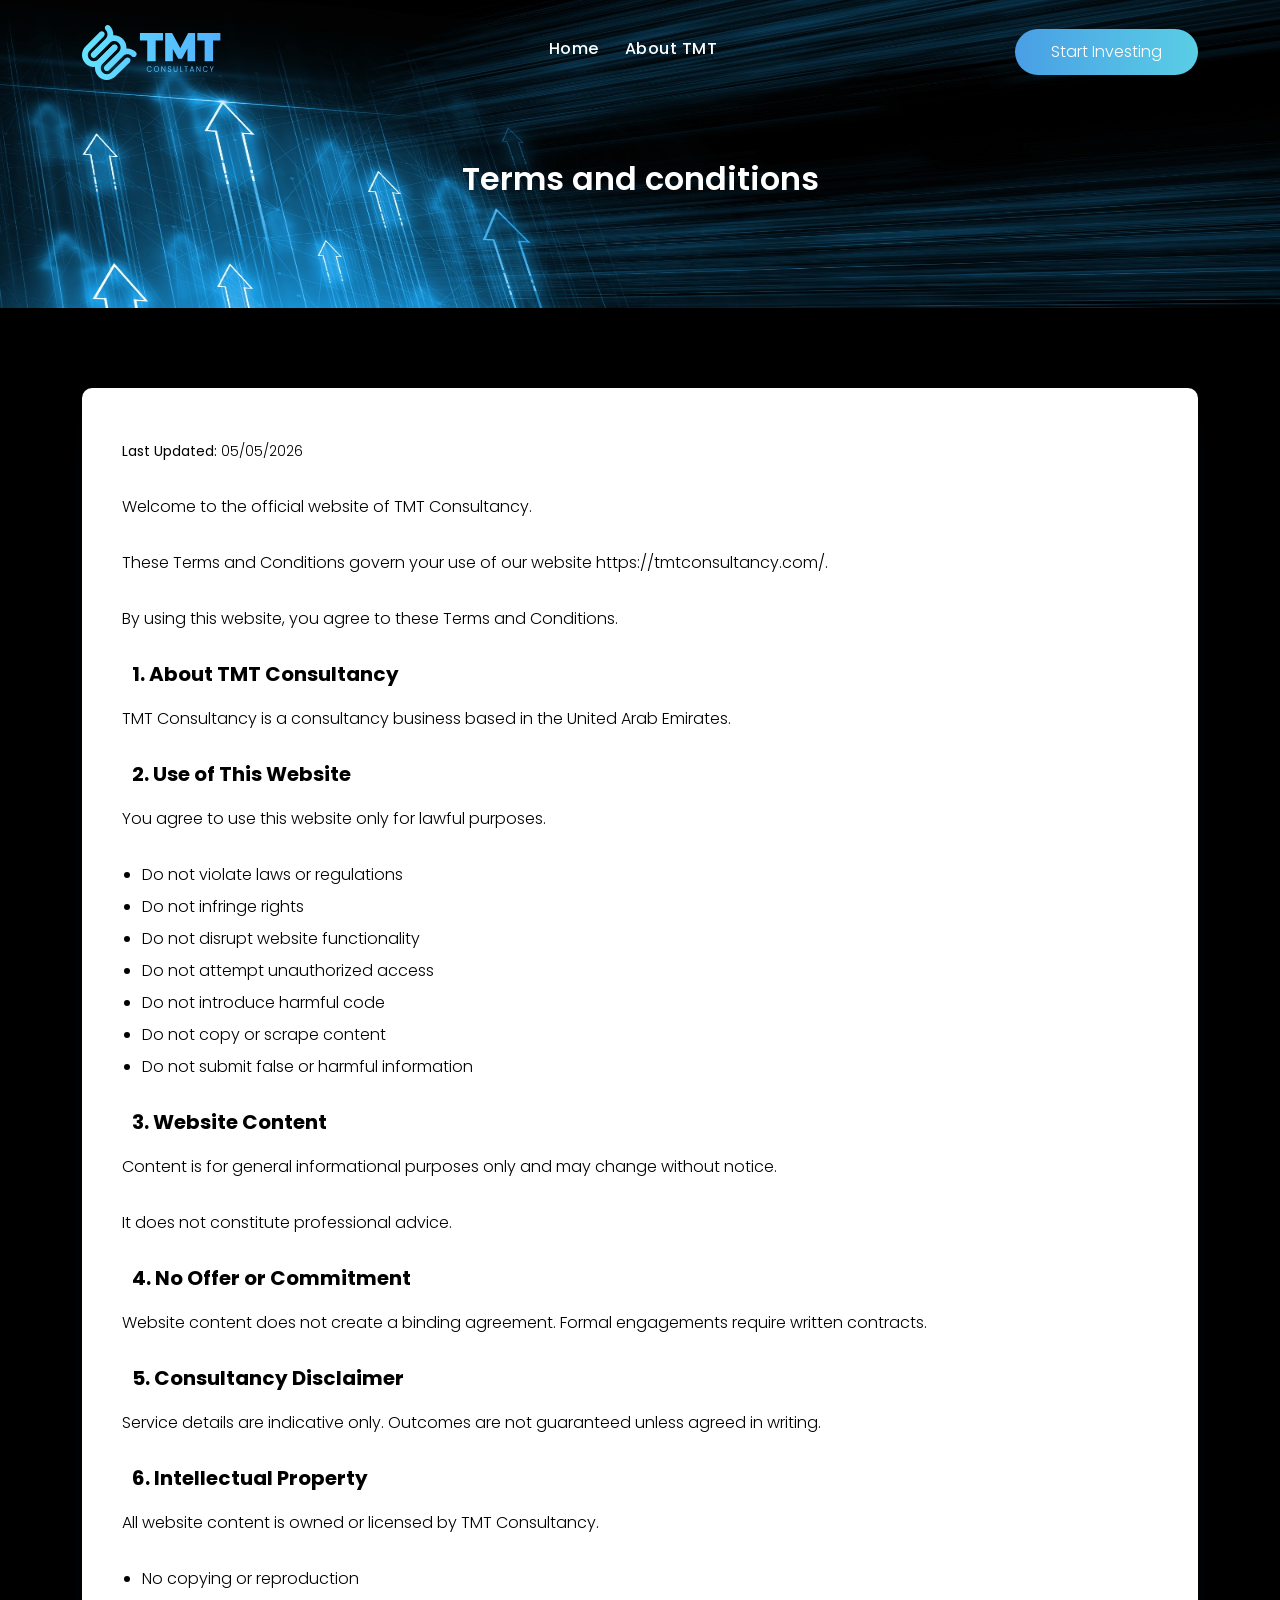
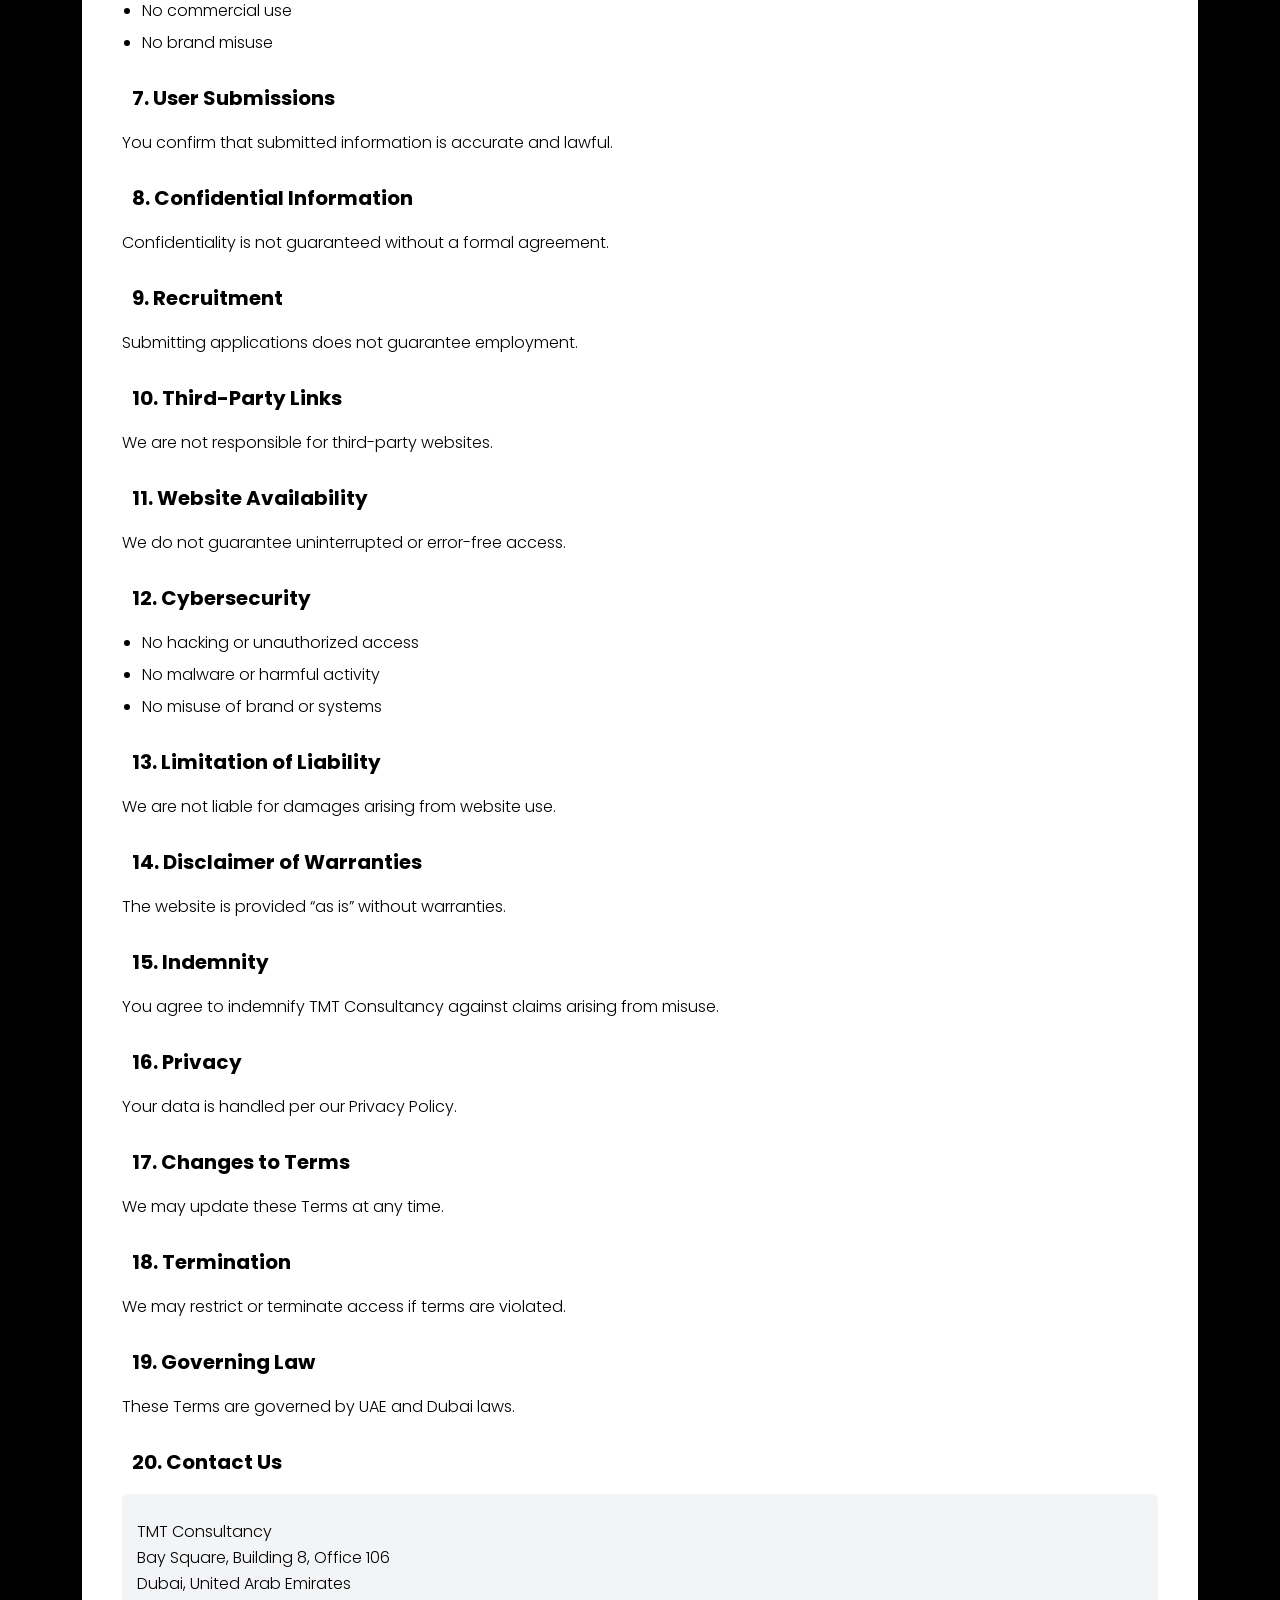
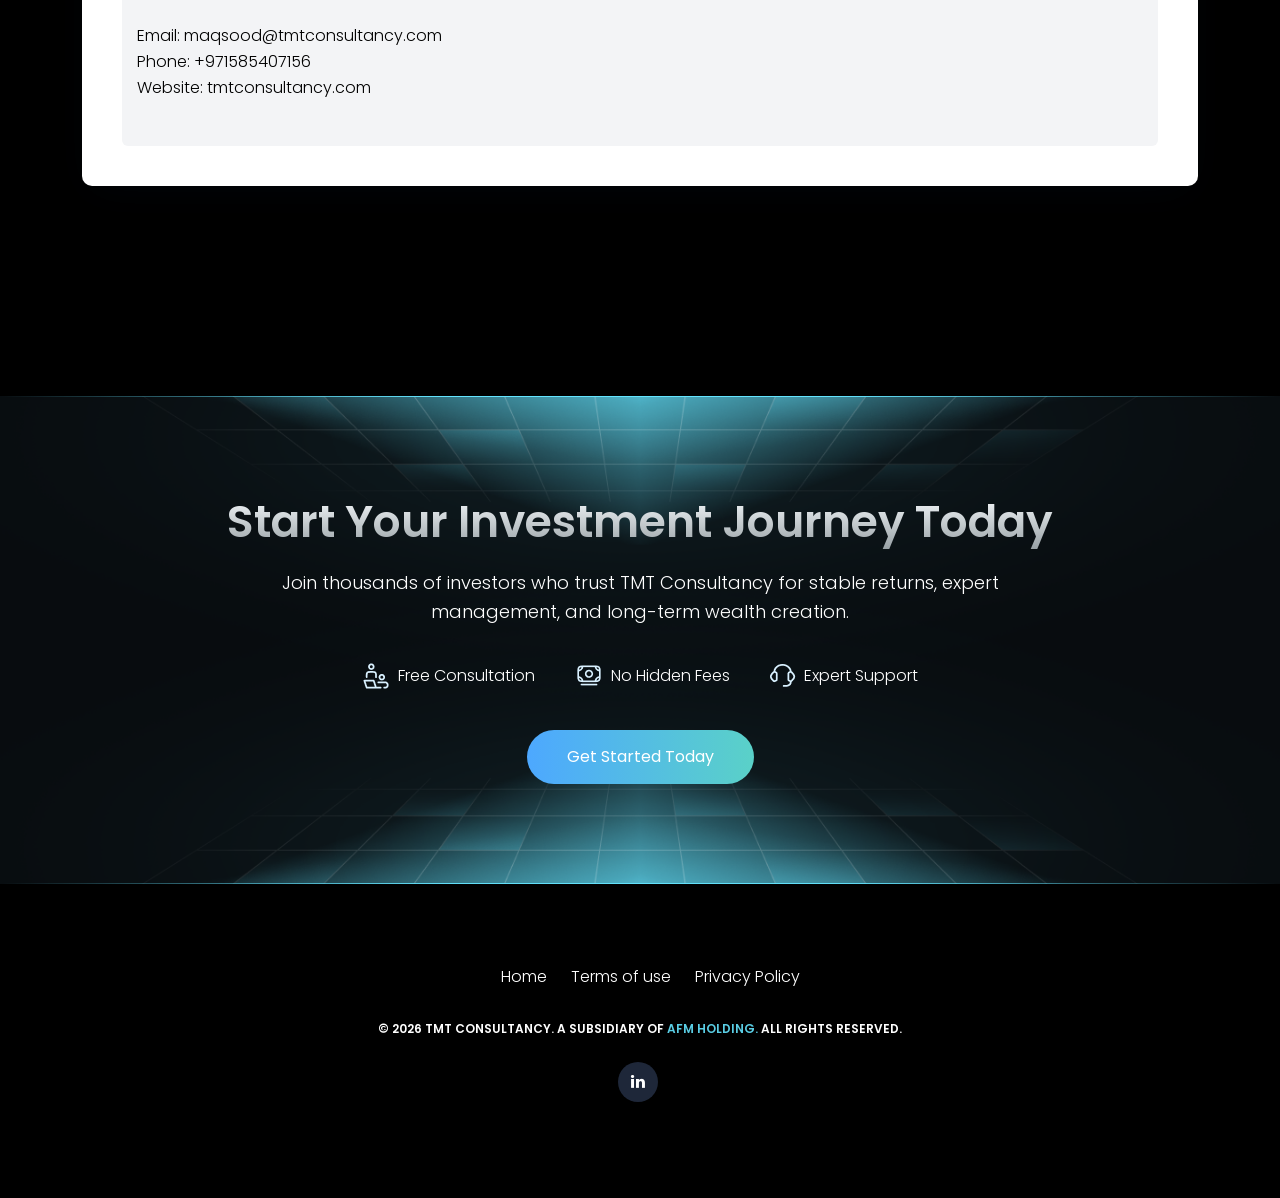
<file: terms-and-conditions.html>
<!DOCTYPE html>
<html lang="en">

<head>
    <!-- Meta -->
    <meta charset="utf-8">
    <meta http-equiv="X-UA-Compatible" content="IE=edge">
    <meta name="viewport" content="width=device-width, initial-scale=1, shrink-to-fit=no">
    <!-- The above 3 meta tags *must* come first in the head; any other head content must come *after* these tags -->
    <meta name="description" content="Crptiam - Cryptocurrency ICO Landing Page HTML Template">
    <meta name="keywords"
        content="bitcoin, bitcoin landing, blockchain, cryptocurrency, Cryptocurrency advisor, ICO Agency, ICO Consulting, ico landing, ico template, ico token, ico website">
    <!-- SITE TITLE -->
    <title>TMT Consultancy</title>
    <link rel="icon" type="image/png" href="./assets/img/logo-icon.png">
    <!-- Latest Bootstrap min CSS -->
    <link rel="stylesheet" href="assets/bootstrap/css/bootstrap.min.css">
    <!-- Google Font -->
    <link href="https://fonts.googleapis.com/css2?family=Roboto+Slab:wght@200;300;400;500;600;700;800;900&display=swap"
        rel="stylesheet">
    <link rel="stylesheet" href="https://fonts.googleapis.com/css?family=Poppins:300,400,500,600,700,800">
    <!-- Font Awesome CSS -->
    <link rel="stylesheet" href="assets/fonts/font-awesome.min.css">
    <link rel="stylesheet" href="assets/fonts/themify-icons.css">
    <link rel="stylesheet" href="assets/css/materialdesignicons-min.css">
    <!--- owl carousel Css-->
    <link rel="stylesheet" href="assets/owlcarousel/css/owl.carousel.css">
    <link rel="stylesheet" href="assets/owlcarousel/css/owl.theme.css">
    <!-- animate CSS -->
    <link rel="stylesheet" href="assets/css/animate.css">
    <!-- MAGNIFIC CSS -->
    <link rel="stylesheet" href="assets/css/magnific-popup.css">
    <!-- Style CSS -->
    <link rel="stylesheet" href="assets/css/style.css">
    <!-- HTML5 shim and Respond.js IE8 support of HTML5 elements and media queries -->
    <!-- WARNING: Respond.js doesn't work if you view the page via file:// -->
    <!--[if lt IE 9]>
		  <script src="https://oss.maxcdn.com/html5shiv/3.7.2/html5shiv.min.js"></script>
		  <script src="https://oss.maxcdn.com/respond/1.4.2/respond.min.js"></script>
		<![endif]-->
</head>

<style>
    html, body {
  font-family: 'Poppins', -apple-system, BlinkMacSystemFont, 'Segoe UI', Roboto, sans-serif;
}
    .btn_tmt {
        background: linear-gradient(270deg, #5ACEE5 0%, #499FE5 100%);
        padding: 10px 36px;
        color: #fff;
        border-radius: 30px;
        font-size: 16px;
        display: inline-block;
        position: relative;
        text-transform: capitalize;
        transition: 0.3s;
    }

    .btn_tmt:hover {
        border: 2px solid #fff;
        background: #000;
        transform: translateY(-2px);
    }

    .single_address p {
        overflow: hidden;
        color: #fff;
    }

    h1,
    h2 {
        color: #000;
    }

    h1 {
        font-size: 32px;
        margin-bottom: 10px;
    }

    h2 {
        margin-top: 30px;
        font-size: 20px;
        padding-left: 10px;
        color: #000;
    }

    p {
        margin: 10px 0;
        color: #000;
    }

    ul {
        padding-left: 20px;
    }

    li {
        margin-bottom: 6px;
        color: #000;
    }

    a {
        color: #000;
        text-decoration: none;
    }

    a:hover {
        text-decoration: underline;
        color: #000;
    }

    .last-updated {
        font-size: 14px;
        color: #000;
        margin-bottom: 20px;
    }

    .contact-box {
        background: #f3f4f6;
        padding: 15px;
        border-radius: 6px;
        margin-top: 10px;
        color: #000;
    }

    h1,
    h2,
    h3,
    h4,
    h5,
    h6 {
        color: #000;
    }
</style>

<body data-spy="scroll" data-offset="80">

    <!-- particles -->
    <!-- <div id="particles-js"></div>	 -->

    <!-- START PRELOADER -->
    <div class="preloader">
        <div class="spinner">
            <div class="double-bounce1"></div>
            <div class="double-bounce2"></div>
        </div>
    </div>
    <!-- END PRELOADER -->

    <!-- START NAVBAR -->
    <nav id="navbar" class="navbar navbar-expand-lg fixed-top navbar-custom navbar-light sticky">
        <div class="container">
            <a class="navbar-brand" href="index.html"><img src="./assets/img/tmt-logo.svg" alt=""></a>
            <button class="navbar-toggler" type="button" data-bs-toggle="collapse" data-bs-target="#navbarCollapse"
                aria-controls="navbarCollapse" aria-expanded="false" aria-label="Toggle navigation">
                <span class="mdi mdi-menu"></span>
            </button><!--end button-->
            <div class="collapse navbar-collapse" id="navbarCollapse">
               <ul class="navbar-nav mx-auto">
					<li class="nav-item"><a class="nav-link" href="index.html">Home</a></li>
					<li class="nav-item"><a class="nav-link" href="about-us.html">About TMT</a></li>
					<!-- <li class="nav-item"><a class="nav-link" href="index.html#solutions">Solutions</a></li>
					<li class="nav-item"><a class="nav-link" href="index-html#how-it-works">How it works</a></li>
					<li class="nav-item"><a class="nav-link" href="index.html#who-we-serve">Who we serve</a></li>
					<li class="nav-item"><a class="nav-link" href="index.html#contact">Contact Us</a></li> -->
				</ul>

                <!-- Button (Right) -->
                <div class="d-flex">
                    <a href="#contact" class="btn_tmt">Start Investing</a>
                </div>
            </div><!--END COLLAPSE-->
        </div><!-- END CONTAINER -->
    </nav>
    <!-- END NAVBAR -->

    <!-- START  HOME DESIGN -->
    <section class="section-top" style="background-image: url('./assets/img/docs-bg.jpeg'); background-size: 100% 100%;">
        <div class="container">
            <div class="offset-lg-1 col-lg-10 col-xs-12 text-center">
                <div class="section-top-title">
                    <h1>Terms and conditions</h1>
                </div><!-- //.HERO-TEXT -->
            </div><!--- END COL -->
        </div><!--- END CONTAINER -->
    </section>
    <!-- END  HOME DESIGN -->

    <!-- START BLOG -->
    <section class="blog-page section-padding">
        <div class="container">
            <div class="row">
                <div class="col-lg-12 col-sm-12 col-xs-12">
                    <div class="post-slide-blog">
                        <p class="last-updated"><strong>Last Updated:</strong> 05/05/2026</p>

                        <p>Welcome to the official website of TMT Consultancy.</p>
                        <p>These Terms and Conditions govern your use of our website <a
                                href="https://tmtconsultancy.com/" target="_blank">https://tmtconsultancy.com/</a>.</p>

                        <p>By using this website, you agree to these Terms and Conditions.</p>

                        <h2>1. About TMT Consultancy</h2>
                        <p>TMT Consultancy is a consultancy business based in the United Arab Emirates.</p>

                        <h2>2. Use of This Website</h2>
                        <p>You agree to use this website only for lawful purposes.</p>
                        <ul>
                            <li>Do not violate laws or regulations</li>
                            <li>Do not infringe rights</li>
                            <li>Do not disrupt website functionality</li>
                            <li>Do not attempt unauthorized access</li>
                            <li>Do not introduce harmful code</li>
                            <li>Do not copy or scrape content</li>
                            <li>Do not submit false or harmful information</li>
                        </ul>

                        <h2>3. Website Content</h2>
                        <p>Content is for general informational purposes only and may change without notice.</p>
                        <p>It does not constitute professional advice.</p>

                        <h2>4. No Offer or Commitment</h2>
                        <p>Website content does not create a binding agreement. Formal engagements require written
                            contracts.</p>

                        <h2>5. Consultancy Disclaimer</h2>
                        <p>Service details are indicative only. Outcomes are not guaranteed unless agreed in writing.
                        </p>

                        <h2>6. Intellectual Property</h2>
                        <p>All website content is owned or licensed by TMT Consultancy.</p>
                        <ul>
                            <li>No copying or reproduction</li>
                            <li>No commercial use</li>
                            <li>No brand misuse</li>
                        </ul>

                        <h2>7. User Submissions</h2>
                        <p>You confirm that submitted information is accurate and lawful.</p>

                        <h2>8. Confidential Information</h2>
                        <p>Confidentiality is not guaranteed without a formal agreement.</p>

                        <h2>9. Recruitment</h2>
                        <p>Submitting applications does not guarantee employment.</p>

                        <h2>10. Third-Party Links</h2>
                        <p>We are not responsible for third-party websites.</p>

                        <h2>11. Website Availability</h2>
                        <p>We do not guarantee uninterrupted or error-free access.</p>

                        <h2>12. Cybersecurity</h2>
                        <ul>
                            <li>No hacking or unauthorized access</li>
                            <li>No malware or harmful activity</li>
                            <li>No misuse of brand or systems</li>
                        </ul>

                        <h2>13. Limitation of Liability</h2>
                        <p>We are not liable for damages arising from website use.</p>

                        <h2>14. Disclaimer of Warranties</h2>
                        <p>The website is provided “as is” without warranties.</p>

                        <h2>15. Indemnity</h2>
                        <p>You agree to indemnify TMT Consultancy against claims arising from misuse.</p>

                        <h2>16. Privacy</h2>
                        <p>Your data is handled per our Privacy Policy.</p>

                        <h2>17. Changes to Terms</h2>
                        <p>We may update these Terms at any time.</p>

                        <h2>18. Termination</h2>
                        <p>We may restrict or terminate access if terms are violated.</p>

                        <h2>19. Governing Law</h2>
                        <p>These Terms are governed by UAE and Dubai laws.</p>

                        <h2>20. Contact Us</h2>

                        <div class="contact-box">
                            <p>
                                TMT Consultancy<br>
                                Bay Square, Building 8, Office 106<br>
                                Dubai, United Arab Emirates<br><br>

                                Email: <a href="mailto:maqsood@tmtconsultancy.com">maqsood@tmtconsultancy.com</a><br>
                                Phone: <a href="tel:+971585407156">+971585407156</a><br>
                                Website: <a href="https://tmtconsultancy.com/" target="_blank">tmtconsultancy.com</a>
                            </p>
                        </div>
                    </div><!-- END COL-->

                </div><!-- END ROW-->
            </div><!-- END CONTAINER-->
    </section>
    <!-- END BLOG -->


    <!-- START PROMOTION -->
    <section class="tmt_hero"
        style="background-image: url('assets/img/bg/cta-bg.png'); background-size: 100% 100%; margin-top: 100px;">
        <div class="tmt_col tmt_side"></div>
        <div class="tmt_col tmt_center">
            <div class="tmt_container">
                <h1 class="tmt_title">Start Your Investment Journey Today</h1>

                <p class="tmt_subtitle">
                    Join thousands of investors who trust TMT Consultancy for stable returns,
                    expert management, and long-term wealth creation.
                </p>

                <div class="tmt_features">
                    <div class="tmt_feature"><img src="assets/img/mentoring.png" alt=""> Free Consultation</div>
                    <div class="tmt_feature"><img src="assets/img/cash.png" alt=""> No Hidden Fees</div>
                    <div class="tmt_feature"><img src="assets/img/support.png" alt=""> Expert Support</div>
                </div>

                <a href="#contact"> <button class="tmt_cta">Get Started Today</button></a>
            </div>
        </div>

        <div class="tmt_col tmt_side"></div>

    </section>
    <!-- END PROMOTION -->
    
    <!-- START FOOTER -->
    <div class="footer">
        <div class="container">
            <div class="row text-center">
                <div class="col-lg-12 col-sm-12 col-xs-12">
                    <div class="footer_menu">
                        <ul>
                            <li><a href="index.html">Home</a></li>
                            <li><a href="terms-and-conditions.html">Terms of use</a></li>
                            <li><a href="privacy-policy.html">Privacy Policy</a></li>
                        </ul>
                    </div>
					<div class="footer_copyright">
						<p style="color: #fff;">&copy; 2026 TMT COnsultancy. A subsidiary OF <a href="https://afmholding.org/" target="_blank" style="color: #5ACEE5;">AFM HOLDING.</a>  All Rights Reserved.</p>
					</div>
                    <div class="footer_profile">
                        <ul>
                            <li><a href="https://www.linkedin.com/company/tmt-consultancy/" target="_blank"><i
                                        class="fa fa-linkedin"></i></a></li>
                        </ul>
                    </div>
                </div><!--- END COL -->
            </div><!--- END ROW -->
        </div><!--- END CONTAINER -->
    </div>
    <!-- END FOOTER -->

    <!-- Latest jQuery -->
    <script src="assets/js/jquery-1.12.4.min.js"></script>
    <!-- Latest compiled and minified Bootstrap -->
    <script src="assets/bootstrap/js/bootstrap.min.js"></script>
    <!-- modernizer JS -->
    <script src="assets/js/modernizr-2.8.3.min.js"></script>
    <!-- owl-carousel min js  -->
    <script src="assets/owlcarousel/js/owl.carousel.min.js"></script>
    <!-- jquery.smooth-scroll -->
    <script src="assets/js/smooth-scroll.js"></script>
    <!-- magnific-popup js -->
    <script src="assets/js/jquery.magnific-popup.min.js"></script>
    <!-- jquery counterup -->
    <script src="assets/js/jquery.counterup.min.js"></script>
    <script src="assets/js/countdown.js"></script>
    <!-- particles -->
    <script src="assets/js/particles.min.js"></script>
    <script src="assets/js/app.js"></script>
    <!-- WOW - Reveal Animations When You Scroll -->
    <script src="assets/js/wow.min.js"></script>
    <!-- scrolltopcontrol js -->
    <script src="assets/js/scrolltopcontrol.js"></script>
    <!-- scripts js -->
    <script src="assets/js/scripts.js"></script>
</body>

</html>
</file>
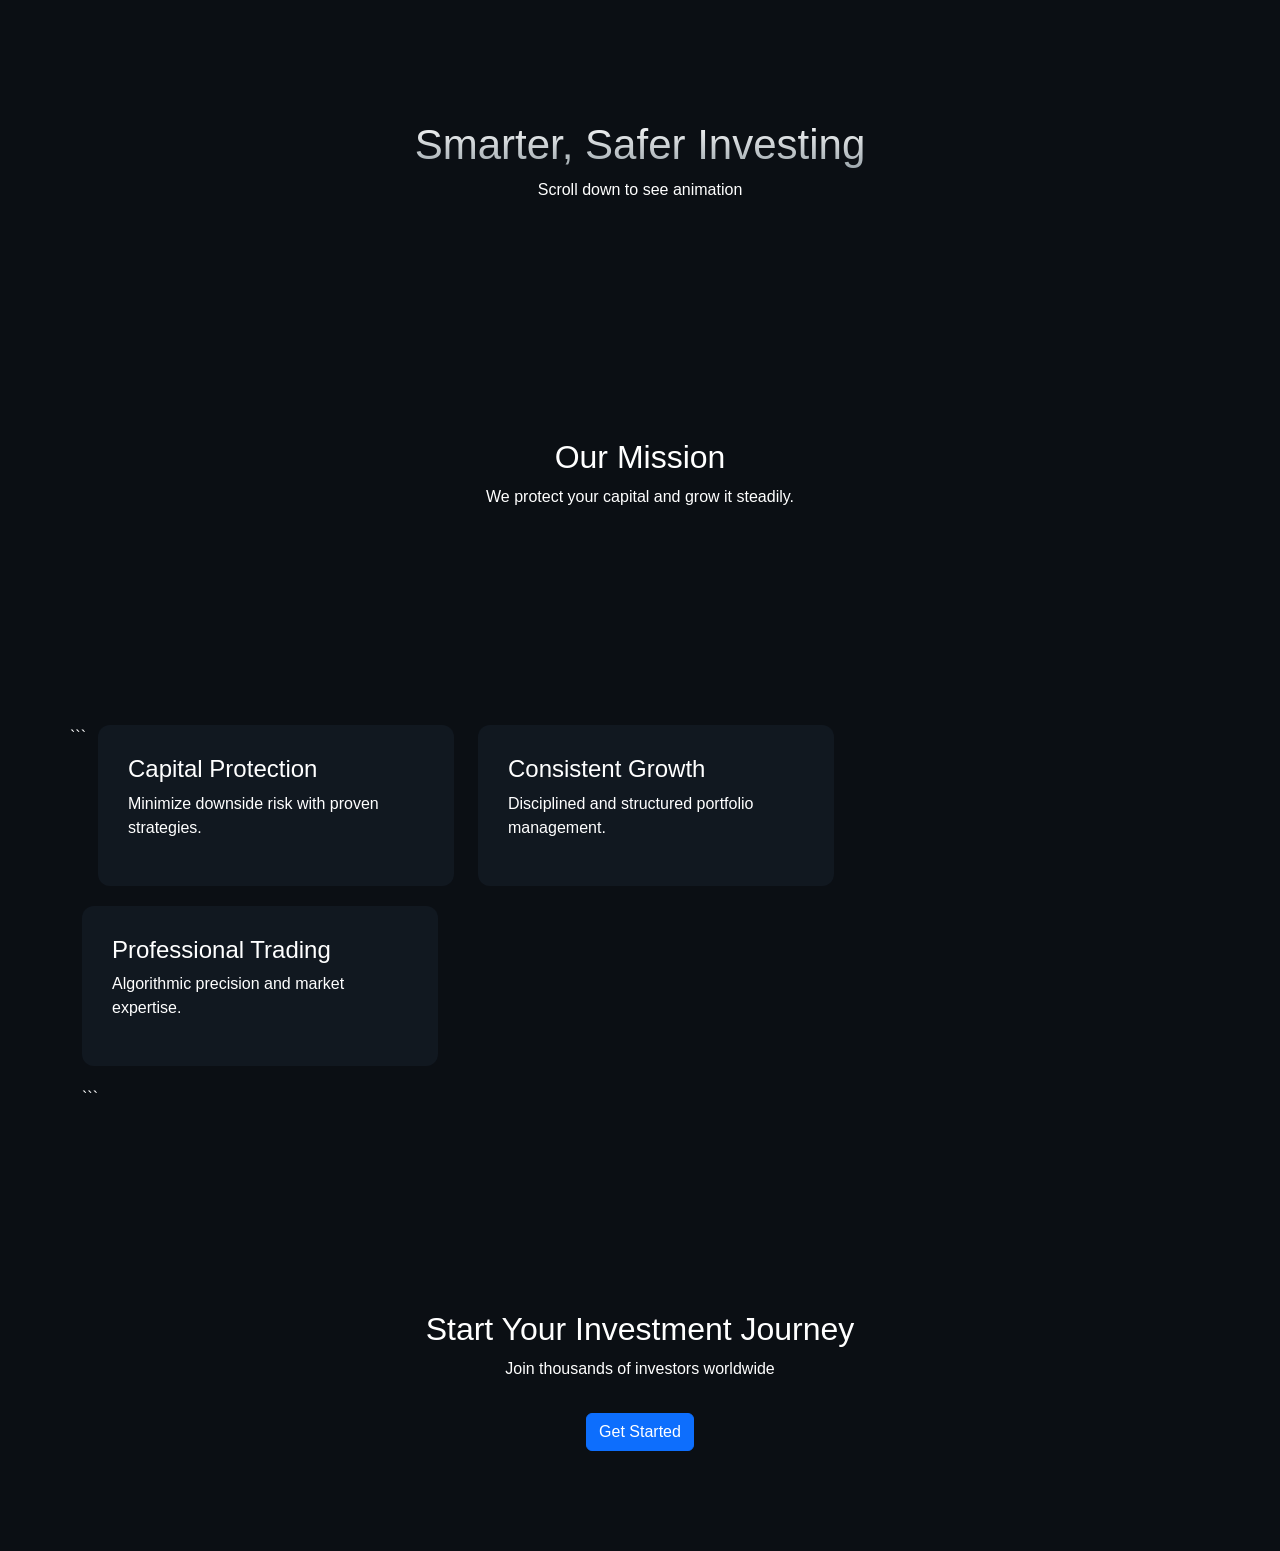
<file: test.html>
<!DOCTYPE html>

<html lang="en">
<head>
<meta charset="UTF-8">
<meta name="viewport" content="width=device-width, initial-scale=1.0">
<title>TMT Scroll Animation Test</title>

<link href="https://cdn.jsdelivr.net/npm/bootstrap@5.3.0/dist/css/bootstrap.min.css" rel="stylesheet">

<style>

/* ===== GENERAL ===== */
body {
  background: #0b0f14;
  color: #fff;
  font-family: 'Segoe UI', sans-serif;
}

.section {
  padding: 100px 20px;
}

/* ===== SMOOTH SCROLL ANIMATION ===== */
.reveal {
  opacity: 0;
  transform: translateY(80px);
  transition: all 1.2s cubic-bezier(0.22, 1, 0.36, 1);
}

.reveal.active {
  opacity: 1;
  transform: translateY(0);
}

/* ===== HERO ===== */
.hero {
  text-align: center;
  padding: 120px 20px;
}

.hero h1 {
  font-size: 42px;
  background: linear-gradient(to bottom, #fff, #9aa4aa);
  -webkit-background-clip: text;
  -webkit-text-fill-color: transparent;
}

.card-box {
  background: #111820;
  padding: 30px;
  border-radius: 12px;
  margin-bottom: 20px;
  transition: 0.3s;
}

.card-box:hover {
  transform: translateY(-5px);
}

</style>

</head>

<body>

<!-- HERO -->

<section class="hero">
  <h1>Smarter, Safer Investing</h1>
  <p>Scroll down to see animation</p>
</section>

<!-- SECTION 1 -->

<section class="section">
  <div class="container">
    <div class="text-center reveal">
      <h2>Our Mission</h2>
      <p>We protect your capital and grow it steadily.</p>
    </div>
  </div>
</section>

<!-- SECTION 2 -->

<section class="section">
  <div class="container">
    <div class="row">

```
  <div class="col-md-4 reveal">
    <div class="card-box">
      <h4>Capital Protection</h4>
      <p>Minimize downside risk with proven strategies.</p>
    </div>
  </div>

  <div class="col-md-4 reveal">
    <div class="card-box">
      <h4>Consistent Growth</h4>
      <p>Disciplined and structured portfolio management.</p>
    </div>
  </div>

  <div class="col-md-4 reveal">
    <div class="card-box">
      <h4>Professional Trading</h4>
      <p>Algorithmic precision and market expertise.</p>
    </div>
  </div>

</div>
```

  </div>
</section>

<!-- SECTION 3 -->

<section class="section">
  <div class="container text-center">
    <div class="reveal">
      <h2>Start Your Investment Journey</h2>
      <p>Join thousands of investors worldwide</p>
      <button class="btn btn-primary mt-3">Get Started</button>
    </div>
  </div>
</section>

<!-- JS -->

<script>

function revealOnScroll() {
  const reveals = document.querySelectorAll(".reveal");

  reveals.forEach((el) => {
    const windowHeight = window.innerHeight;
    const elementTop = el.getBoundingClientRect().top;
    const revealPoint = 120;

    if (elementTop < windowHeight - revealPoint) {
      el.classList.add("active");
    }
  });
}

window.addEventListener("scroll", revealOnScroll);
window.addEventListener("load", revealOnScroll);

</script>

</body>
</html>
</file>
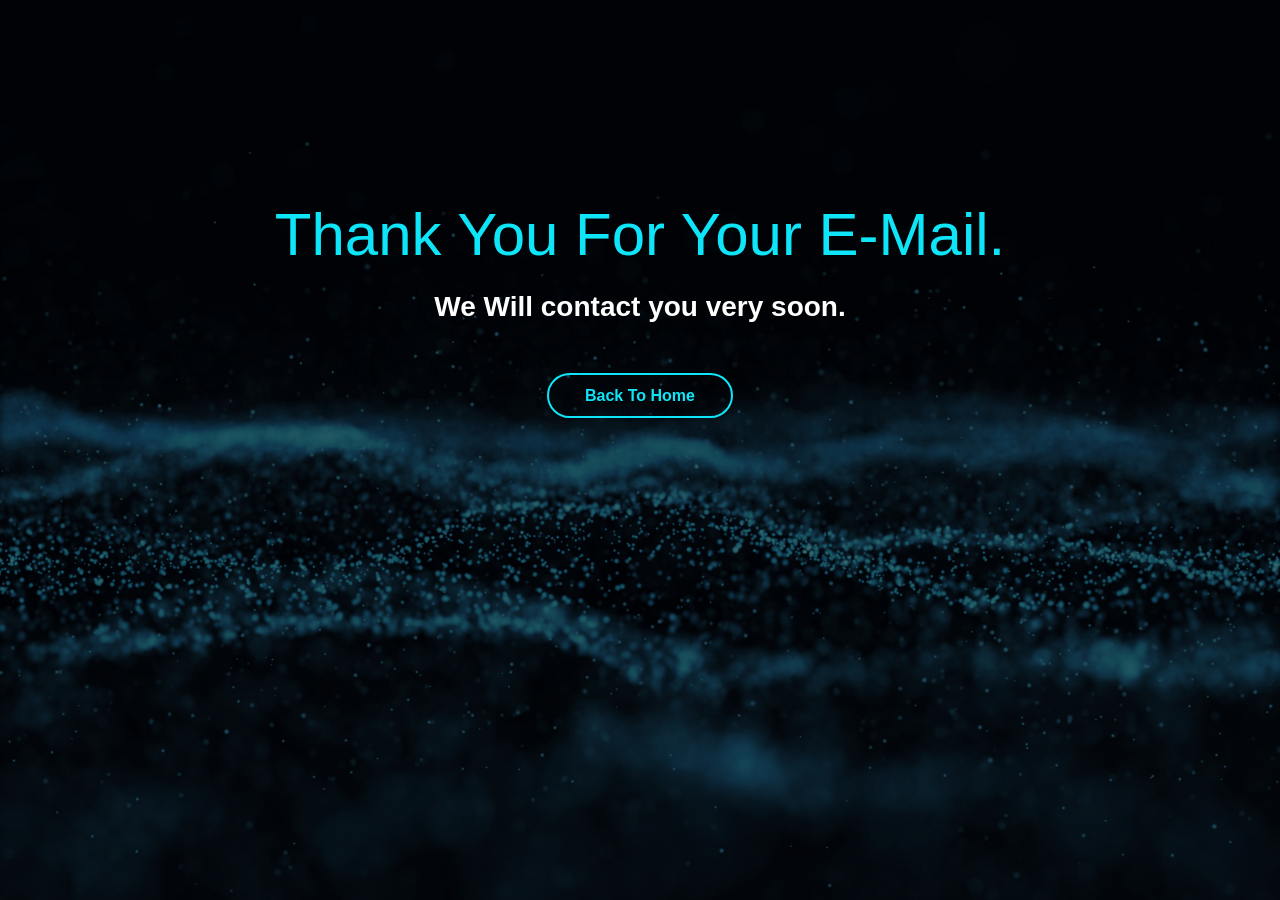
<file: thank-you.html>
<!DOCTYPE HTML>
<html lang="en-US">
<head>
	<meta charset="UTF-8">
	<title>Your Mail Has Been Send Successfully.</title>
	<link rel="icon" type="image/png" href="./assets/img/logo-icon.png">
			<!-- Latest Bootstrap min CSS -->
		<link rel="stylesheet" href="assets/bootstrap/css/bootstrap.min.css">	
	<style>
		html, body {
  font-family: 'Poppins', -apple-system, BlinkMacSystemFont, 'Segoe UI', Roboto, sans-serif;
}
		.welcome-area {
    background-image: url('/assets/img/bg/thank-you-bg.jpg');
    background-size: cover;
    background-position: center;
    background-repeat: no-repeat;
    height: 100vh; /* ensure section has height */
    position: relative;
}
		.welcome-area:before{
		/* background: #151c2b; */
			content: "";
			height: 100%;
			filter: alpha(opacity=80);
			position: absolute;
			width: 100%;
		}
		.hero-text{margin-top:200px;}
		.hero-text h1 {
		color: #0EE5F8;
		font-size: 60px;
		font-weight: 500;
		line-height: 70px;
		margin-bottom:20px;
		position: relative;
		text-transform: capitalize;
		}
		.hero-text h3 {
		margin-bottom: 60px;
		font-weight: 600;
		color: #fff;
		position: relative;
}
		.back-home {
	background: none;
	border: 2px solid #0EE5F8;
	border-radius: 500px;
	color: #0EE5F8;
	font-weight: 600;
	position: relative;
	margin: 15px 15px 0;
	padding: 12px 36px;
	text-transform: capitalize;
	transition: all 0.2s ease 0s;
	text-decoration: navajowhite;
}
		.back-home:hover,
		.back-home:focus {
			background: #0EE5F8;
			color: #fff;
			border: 2px solid #0EE5F8;
			text-decoration: none;
		}
	</style>
</head>

<body>
	<section class="welcome-area" style="background-image: url('./assets/img/thank-you-bg.jpg');">
		<div class="container">
			<div class="row">
				<div class="col-lg-8 offset-lg-2 col-sm-12 col-xs-12 text-center">
					<div class="hero-text">
						<h1>Thank you for your e-mail.</h1>
						<h3>We Will contact you very soon.</h3>
						<a class="back-home" href="index.html">Back To Home</a>
					</div>
				</div>
			</div>
		</div>
	</section>
		
		<!-- Latest jQuery -->
		<script src="assets/js/jquery-1.12.4.min.js"></script>
		<!-- Latest compiled and minified Bootstrap -->
			<script src="assets/bootstrap/js/bootstrap.min.js"></script>
</body>
</html>
</file>
<file: assets/fonts/themify-icons.css>
@font-face {
	font-family: 'themify';
	src:url('../fonts/themify.eot?-fvbane');
	src:url('../fonts/themify.eot?#iefix-fvbane') format('embedded-opentype'),
		url('../fonts/themify.woff?-fvbane') format('woff'),
		url('../fonts/themify.ttf?-fvbane') format('truetype'),
		url('../fonts/themify.svg?-fvbane#themify') format('svg');
	font-weight: normal;
	font-style: normal;
}

[class^="ti-"], [class*=" ti-"] {
	font-family: 'themify';
	speak: none;
	font-style: normal;
	font-weight: normal;
	font-variant: normal;
	text-transform: none;
	line-height: 1;

	/* Better Font Rendering =========== */
	-webkit-font-smoothing: antialiased;
	-moz-osx-font-smoothing: grayscale;
}

.ti-wand:before {
	content: "\e600";
}
.ti-volume:before {
	content: "\e601";
}
.ti-user:before {
	content: "\e602";
}
.ti-unlock:before {
	content: "\e603";
}
.ti-unlink:before {
	content: "\e604";
}
.ti-trash:before {
	content: "\e605";
}
.ti-thought:before {
	content: "\e606";
}
.ti-target:before {
	content: "\e607";
}
.ti-tag:before {
	content: "\e608";
}
.ti-tablet:before {
	content: "\e609";
}
.ti-star:before {
	content: "\e60a";
}
.ti-spray:before {
	content: "\e60b";
}
.ti-signal:before {
	content: "\e60c";
}
.ti-shopping-cart:before {
	content: "\e60d";
}
.ti-shopping-cart-full:before {
	content: "\e60e";
}
.ti-settings:before {
	content: "\e60f";
}
.ti-search:before {
	content: "\e610";
}
.ti-zoom-in:before {
	content: "\e611";
}
.ti-zoom-out:before {
	content: "\e612";
}
.ti-cut:before {
	content: "\e613";
}
.ti-ruler:before {
	content: "\e614";
}
.ti-ruler-pencil:before {
	content: "\e615";
}
.ti-ruler-alt:before {
	content: "\e616";
}
.ti-bookmark:before {
	content: "\e617";
}
.ti-bookmark-alt:before {
	content: "\e618";
}
.ti-reload:before {
	content: "\e619";
}
.ti-plus:before {
	content: "\e61a";
}
.ti-pin:before {
	content: "\e61b";
}
.ti-pencil:before {
	content: "\e61c";
}
.ti-pencil-alt:before {
	content: "\e61d";
}
.ti-paint-roller:before {
	content: "\e61e";
}
.ti-paint-bucket:before {
	content: "\e61f";
}
.ti-na:before {
	content: "\e620";
}
.ti-mobile:before {
	content: "\e621";
}
.ti-minus:before {
	content: "\e622";
}
.ti-medall:before {
	content: "\e623";
}
.ti-medall-alt:before {
	content: "\e624";
}
.ti-marker:before {
	content: "\e625";
}
.ti-marker-alt:before {
	content: "\e626";
}
.ti-arrow-up:before {
	content: "\e627";
}
.ti-arrow-right:before {
	content: "\e628";
}
.ti-arrow-left:before {
	content: "\e629";
}
.ti-arrow-down:before {
	content: "\e62a";
}
.ti-lock:before {
	content: "\e62b";
}
.ti-location-arrow:before {
	content: "\e62c";
}
.ti-link:before {
	content: "\e62d";
}
.ti-layout:before {
	content: "\e62e";
}
.ti-layers:before {
	content: "\e62f";
}
.ti-layers-alt:before {
	content: "\e630";
}
.ti-key:before {
	content: "\e631";
}
.ti-import:before {
	content: "\e632";
}
.ti-image:before {
	content: "\e633";
}
.ti-heart:before {
	content: "\e634";
}
.ti-heart-broken:before {
	content: "\e635";
}
.ti-hand-stop:before {
	content: "\e636";
}
.ti-hand-open:before {
	content: "\e637";
}
.ti-hand-drag:before {
	content: "\e638";
}
.ti-folder:before {
	content: "\e639";
}
.ti-flag:before {
	content: "\e63a";
}
.ti-flag-alt:before {
	content: "\e63b";
}
.ti-flag-alt-2:before {
	content: "\e63c";
}
.ti-eye:before {
	content: "\e63d";
}
.ti-export:before {
	content: "\e63e";
}
.ti-exchange-vertical:before {
	content: "\e63f";
}
.ti-desktop:before {
	content: "\e640";
}
.ti-cup:before {
	content: "\e641";
}
.ti-crown:before {
	content: "\e642";
}
.ti-comments:before {
	content: "\e643";
}
.ti-comment:before {
	content: "\e644";
}
.ti-comment-alt:before {
	content: "\e645";
}
.ti-close:before {
	content: "\e646";
}
.ti-clip:before {
	content: "\e647";
}
.ti-angle-up:before {
	content: "\e648";
}
.ti-angle-right:before {
	content: "\e649";
}
.ti-angle-left:before {
	content: "\e64a";
}
.ti-angle-down:before {
	content: "\e64b";
}
.ti-check:before {
	content: "\e64c";
}
.ti-check-box:before {
	content: "\e64d";
}
.ti-camera:before {
	content: "\e64e";
}
.ti-announcement:before {
	content: "\e64f";
}
.ti-brush:before {
	content: "\e650";
}
.ti-briefcase:before {
	content: "\e651";
}
.ti-bolt:before {
	content: "\e652";
}
.ti-bolt-alt:before {
	content: "\e653";
}
.ti-blackboard:before {
	content: "\e654";
}
.ti-bag:before {
	content: "\e655";
}
.ti-move:before {
	content: "\e656";
}
.ti-arrows-vertical:before {
	content: "\e657";
}
.ti-arrows-horizontal:before {
	content: "\e658";
}
.ti-fullscreen:before {
	content: "\e659";
}
.ti-arrow-top-right:before {
	content: "\e65a";
}
.ti-arrow-top-left:before {
	content: "\e65b";
}
.ti-arrow-circle-up:before {
	content: "\e65c";
}
.ti-arrow-circle-right:before {
	content: "\e65d";
}
.ti-arrow-circle-left:before {
	content: "\e65e";
}
.ti-arrow-circle-down:before {
	content: "\e65f";
}
.ti-angle-double-up:before {
	content: "\e660";
}
.ti-angle-double-right:before {
	content: "\e661";
}
.ti-angle-double-left:before {
	content: "\e662";
}
.ti-angle-double-down:before {
	content: "\e663";
}
.ti-zip:before {
	content: "\e664";
}
.ti-world:before {
	content: "\e665";
}
.ti-wheelchair:before {
	content: "\e666";
}
.ti-view-list:before {
	content: "\e667";
}
.ti-view-list-alt:before {
	content: "\e668";
}
.ti-view-grid:before {
	content: "\e669";
}
.ti-uppercase:before {
	content: "\e66a";
}
.ti-upload:before {
	content: "\e66b";
}
.ti-underline:before {
	content: "\e66c";
}
.ti-truck:before {
	content: "\e66d";
}
.ti-timer:before {
	content: "\e66e";
}
.ti-ticket:before {
	content: "\e66f";
}
.ti-thumb-up:before {
	content: "\e670";
}
.ti-thumb-down:before {
	content: "\e671";
}
.ti-text:before {
	content: "\e672";
}
.ti-stats-up:before {
	content: "\e673";
}
.ti-stats-down:before {
	content: "\e674";
}
.ti-split-v:before {
	content: "\e675";
}
.ti-split-h:before {
	content: "\e676";
}
.ti-smallcap:before {
	content: "\e677";
}
.ti-shine:before {
	content: "\e678";
}
.ti-shift-right:before {
	content: "\e679";
}
.ti-shift-left:before {
	content: "\e67a";
}
.ti-shield:before {
	content: "\e67b";
}
.ti-notepad:before {
	content: "\e67c";
}
.ti-server:before {
	content: "\e67d";
}
.ti-quote-right:before {
	content: "\e67e";
}
.ti-quote-left:before {
	content: "\e67f";
}
.ti-pulse:before {
	content: "\e680";
}
.ti-printer:before {
	content: "\e681";
}
.ti-power-off:before {
	content: "\e682";
}
.ti-plug:before {
	content: "\e683";
}
.ti-pie-chart:before {
	content: "\e684";
}
.ti-paragraph:before {
	content: "\e685";
}
.ti-panel:before {
	content: "\e686";
}
.ti-package:before {
	content: "\e687";
}
.ti-music:before {
	content: "\e688";
}
.ti-music-alt:before {
	content: "\e689";
}
.ti-mouse:before {
	content: "\e68a";
}
.ti-mouse-alt:before {
	content: "\e68b";
}
.ti-money:before {
	content: "\e68c";
}
.ti-microphone:before {
	content: "\e68d";
}
.ti-menu:before {
	content: "\e68e";
}
.ti-menu-alt:before {
	content: "\e68f";
}
.ti-map:before {
	content: "\e690";
}
.ti-map-alt:before {
	content: "\e691";
}
.ti-loop:before {
	content: "\e692";
}
.ti-location-pin:before {
	content: "\e693";
}
.ti-list:before {
	content: "\e694";
}
.ti-light-bulb:before {
	content: "\e695";
}
.ti-Italic:before {
	content: "\e696";
}
.ti-info:before {
	content: "\e697";
}
.ti-infinite:before {
	content: "\e698";
}
.ti-id-badge:before {
	content: "\e699";
}
.ti-hummer:before {
	content: "\e69a";
}
.ti-home:before {
	content: "\e69b";
}
.ti-help:before {
	content: "\e69c";
}
.ti-headphone:before {
	content: "\e69d";
}
.ti-harddrives:before {
	content: "\e69e";
}
.ti-harddrive:before {
	content: "\e69f";
}
.ti-gift:before {
	content: "\e6a0";
}
.ti-game:before {
	content: "\e6a1";
}
.ti-filter:before {
	content: "\e6a2";
}
.ti-files:before {
	content: "\e6a3";
}
.ti-file:before {
	content: "\e6a4";
}
.ti-eraser:before {
	content: "\e6a5";
}
.ti-envelope:before {
	content: "\e6a6";
}
.ti-download:before {
	content: "\e6a7";
}
.ti-direction:before {
	content: "\e6a8";
}
.ti-direction-alt:before {
	content: "\e6a9";
}
.ti-dashboard:before {
	content: "\e6aa";
}
.ti-control-stop:before {
	content: "\e6ab";
}
.ti-control-shuffle:before {
	content: "\e6ac";
}
.ti-control-play:before {
	content: "\e6ad";
}
.ti-control-pause:before {
	content: "\e6ae";
}
.ti-control-forward:before {
	content: "\e6af";
}
.ti-control-backward:before {
	content: "\e6b0";
}
.ti-cloud:before {
	content: "\e6b1";
}
.ti-cloud-up:before {
	content: "\e6b2";
}
.ti-cloud-down:before {
	content: "\e6b3";
}
.ti-clipboard:before {
	content: "\e6b4";
}
.ti-car:before {
	content: "\e6b5";
}
.ti-calendar:before {
	content: "\e6b6";
}
.ti-book:before {
	content: "\e6b7";
}
.ti-bell:before {
	content: "\e6b8";
}
.ti-basketball:before {
	content: "\e6b9";
}
.ti-bar-chart:before {
	content: "\e6ba";
}
.ti-bar-chart-alt:before {
	content: "\e6bb";
}
.ti-back-right:before {
	content: "\e6bc";
}
.ti-back-left:before {
	content: "\e6bd";
}
.ti-arrows-corner:before {
	content: "\e6be";
}
.ti-archive:before {
	content: "\e6bf";
}
.ti-anchor:before {
	content: "\e6c0";
}
.ti-align-right:before {
	content: "\e6c1";
}
.ti-align-left:before {
	content: "\e6c2";
}
.ti-align-justify:before {
	content: "\e6c3";
}
.ti-align-center:before {
	content: "\e6c4";
}
.ti-alert:before {
	content: "\e6c5";
}
.ti-alarm-clock:before {
	content: "\e6c6";
}
.ti-agenda:before {
	content: "\e6c7";
}
.ti-write:before {
	content: "\e6c8";
}
.ti-window:before {
	content: "\e6c9";
}
.ti-widgetized:before {
	content: "\e6ca";
}
.ti-widget:before {
	content: "\e6cb";
}
.ti-widget-alt:before {
	content: "\e6cc";
}
.ti-wallet:before {
	content: "\e6cd";
}
.ti-video-clapper:before {
	content: "\e6ce";
}
.ti-video-camera:before {
	content: "\e6cf";
}
.ti-vector:before {
	content: "\e6d0";
}
.ti-themify-logo:before {
	content: "\e6d1";
}
.ti-themify-favicon:before {
	content: "\e6d2";
}
.ti-themify-favicon-alt:before {
	content: "\e6d3";
}
.ti-support:before {
	content: "\e6d4";
}
.ti-stamp:before {
	content: "\e6d5";
}
.ti-split-v-alt:before {
	content: "\e6d6";
}
.ti-slice:before {
	content: "\e6d7";
}
.ti-shortcode:before {
	content: "\e6d8";
}
.ti-shift-right-alt:before {
	content: "\e6d9";
}
.ti-shift-left-alt:before {
	content: "\e6da";
}
.ti-ruler-alt-2:before {
	content: "\e6db";
}
.ti-receipt:before {
	content: "\e6dc";
}
.ti-pin2:before {
	content: "\e6dd";
}
.ti-pin-alt:before {
	content: "\e6de";
}
.ti-pencil-alt2:before {
	content: "\e6df";
}
.ti-palette:before {
	content: "\e6e0";
}
.ti-more:before {
	content: "\e6e1";
}
.ti-more-alt:before {
	content: "\e6e2";
}
.ti-microphone-alt:before {
	content: "\e6e3";
}
.ti-magnet:before {
	content: "\e6e4";
}
.ti-line-double:before {
	content: "\e6e5";
}
.ti-line-dotted:before {
	content: "\e6e6";
}
.ti-line-dashed:before {
	content: "\e6e7";
}
.ti-layout-width-full:before {
	content: "\e6e8";
}
.ti-layout-width-default:before {
	content: "\e6e9";
}
.ti-layout-width-default-alt:before {
	content: "\e6ea";
}
.ti-layout-tab:before {
	content: "\e6eb";
}
.ti-layout-tab-window:before {
	content: "\e6ec";
}
.ti-layout-tab-v:before {
	content: "\e6ed";
}
.ti-layout-tab-min:before {
	content: "\e6ee";
}
.ti-layout-slider:before {
	content: "\e6ef";
}
.ti-layout-slider-alt:before {
	content: "\e6f0";
}
.ti-layout-sidebar-right:before {
	content: "\e6f1";
}
.ti-layout-sidebar-none:before {
	content: "\e6f2";
}
.ti-layout-sidebar-left:before {
	content: "\e6f3";
}
.ti-layout-placeholder:before {
	content: "\e6f4";
}
.ti-layout-menu:before {
	content: "\e6f5";
}
.ti-layout-menu-v:before {
	content: "\e6f6";
}
.ti-layout-menu-separated:before {
	content: "\e6f7";
}
.ti-layout-menu-full:before {
	content: "\e6f8";
}
.ti-layout-media-right-alt:before {
	content: "\e6f9";
}
.ti-layout-media-right:before {
	content: "\e6fa";
}
.ti-layout-media-overlay:before {
	content: "\e6fb";
}
.ti-layout-media-overlay-alt:before {
	content: "\e6fc";
}
.ti-layout-media-overlay-alt-2:before {
	content: "\e6fd";
}
.ti-layout-media-left-alt:before {
	content: "\e6fe";
}
.ti-layout-media-left:before {
	content: "\e6ff";
}
.ti-layout-media-center-alt:before {
	content: "\e700";
}
.ti-layout-media-center:before {
	content: "\e701";
}
.ti-layout-list-thumb:before {
	content: "\e702";
}
.ti-layout-list-thumb-alt:before {
	content: "\e703";
}
.ti-layout-list-post:before {
	content: "\e704";
}
.ti-layout-list-large-image:before {
	content: "\e705";
}
.ti-layout-line-solid:before {
	content: "\e706";
}
.ti-layout-grid4:before {
	content: "\e707";
}
.ti-layout-grid3:before {
	content: "\e708";
}
.ti-layout-grid2:before {
	content: "\e709";
}
.ti-layout-grid2-thumb:before {
	content: "\e70a";
}
.ti-layout-cta-right:before {
	content: "\e70b";
}
.ti-layout-cta-left:before {
	content: "\e70c";
}
.ti-layout-cta-center:before {
	content: "\e70d";
}
.ti-layout-cta-btn-right:before {
	content: "\e70e";
}
.ti-layout-cta-btn-left:before {
	content: "\e70f";
}
.ti-layout-column4:before {
	content: "\e710";
}
.ti-layout-column3:before {
	content: "\e711";
}
.ti-layout-column2:before {
	content: "\e712";
}
.ti-layout-accordion-separated:before {
	content: "\e713";
}
.ti-layout-accordion-merged:before {
	content: "\e714";
}
.ti-layout-accordion-list:before {
	content: "\e715";
}
.ti-ink-pen:before {
	content: "\e716";
}
.ti-info-alt:before {
	content: "\e717";
}
.ti-help-alt:before {
	content: "\e718";
}
.ti-headphone-alt:before {
	content: "\e719";
}
.ti-hand-point-up:before {
	content: "\e71a";
}
.ti-hand-point-right:before {
	content: "\e71b";
}
.ti-hand-point-left:before {
	content: "\e71c";
}
.ti-hand-point-down:before {
	content: "\e71d";
}
.ti-gallery:before {
	content: "\e71e";
}
.ti-face-smile:before {
	content: "\e71f";
}
.ti-face-sad:before {
	content: "\e720";
}
.ti-credit-card:before {
	content: "\e721";
}
.ti-control-skip-forward:before {
	content: "\e722";
}
.ti-control-skip-backward:before {
	content: "\e723";
}
.ti-control-record:before {
	content: "\e724";
}
.ti-control-eject:before {
	content: "\e725";
}
.ti-comments-smiley:before {
	content: "\e726";
}
.ti-brush-alt:before {
	content: "\e727";
}
.ti-youtube:before {
	content: "\e728";
}
.ti-vimeo:before {
	content: "\e729";
}
.ti-twitter:before {
	content: "\e72a";
}
.ti-time:before {
	content: "\e72b";
}
.ti-tumblr:before {
	content: "\e72c";
}
.ti-skype:before {
	content: "\e72d";
}
.ti-share:before {
	content: "\e72e";
}
.ti-share-alt:before {
	content: "\e72f";
}
.ti-rocket:before {
	content: "\e730";
}
.ti-pinterest:before {
	content: "\e731";
}
.ti-new-window:before {
	content: "\e732";
}
.ti-microsoft:before {
	content: "\e733";
}
.ti-list-ol:before {
	content: "\e734";
}
.ti-linkedin:before {
	content: "\e735";
}
.ti-layout-sidebar-2:before {
	content: "\e736";
}
.ti-layout-grid4-alt:before {
	content: "\e737";
}
.ti-layout-grid3-alt:before {
	content: "\e738";
}
.ti-layout-grid2-alt:before {
	content: "\e739";
}
.ti-layout-column4-alt:before {
	content: "\e73a";
}
.ti-layout-column3-alt:before {
	content: "\e73b";
}
.ti-layout-column2-alt:before {
	content: "\e73c";
}
.ti-instagram:before {
	content: "\e73d";
}
.ti-google:before {
	content: "\e73e";
}
.ti-github:before {
	content: "\e73f";
}
.ti-flickr:before {
	content: "\e740";
}
.ti-facebook:before {
	content: "\e741";
}
.ti-dropbox:before {
	content: "\e742";
}
.ti-dribbble:before {
	content: "\e743";
}
.ti-apple:before {
	content: "\e744";
}
.ti-android:before {
	content: "\e745";
}
.ti-save:before {
	content: "\e746";
}
.ti-save-alt:before {
	content: "\e747";
}
.ti-yahoo:before {
	content: "\e748";
}
.ti-wordpress:before {
	content: "\e749";
}
.ti-vimeo-alt:before {
	content: "\e74a";
}
.ti-twitter-alt:before {
	content: "\e74b";
}
.ti-tumblr-alt:before {
	content: "\e74c";
}
.ti-trello:before {
	content: "\e74d";
}
.ti-stack-overflow:before {
	content: "\e74e";
}
.ti-soundcloud:before {
	content: "\e74f";
}
.ti-sharethis:before {
	content: "\e750";
}
.ti-sharethis-alt:before {
	content: "\e751";
}
.ti-reddit:before {
	content: "\e752";
}
.ti-pinterest-alt:before {
	content: "\e753";
}
.ti-microsoft-alt:before {
	content: "\e754";
}
.ti-linux:before {
	content: "\e755";
}
.ti-jsfiddle:before {
	content: "\e756";
}
.ti-joomla:before {
	content: "\e757";
}
.ti-html5:before {
	content: "\e758";
}
.ti-flickr-alt:before {
	content: "\e759";
}
.ti-email:before {
	content: "\e75a";
}
.ti-drupal:before {
	content: "\e75b";
}
.ti-dropbox-alt:before {
	content: "\e75c";
}
.ti-css3:before {
	content: "\e75d";
}
.ti-rss:before {
	content: "\e75e";
}
.ti-rss-alt:before {
	content: "\e75f";
}
</file>
<file: assets/css/materialdesignicons-min.css>
@font-face{font-family:"Material Design Icons";src:url("../fonts/materialdesignicons-webfont.eot?v=5.3.45");src:url("../fonts/materialdesignicons-webfont.eot?#iefix&v=5.3.45") format("embedded-opentype"),url("../fonts/materialdesignicons-webfont.woff2?v=5.3.45") format("woff2"),url("../fonts/materialdesignicons-webfont.woff?v=5.3.45") format("woff"),url("../fonts/materialdesignicons-webfont.ttf?v=5.3.45") format("truetype");font-weight:normal;font-style:normal}.mdi:before,.mdi-set{display:inline-block;font:normal normal normal 24px/1 "Material Design Icons";font-size:inherit;text-rendering:auto;line-height:inherit;-webkit-font-smoothing:antialiased;-moz-osx-font-smoothing:grayscale}.mdi-ab-testing::before{content:"\F01C9"}.mdi-abjad-arabic::before{content:"\F1328"}.mdi-abjad-hebrew::before{content:"\F1329"}.mdi-abugida-devanagari::before{content:"\F132A"}.mdi-abugida-thai::before{content:"\F132B"}.mdi-access-point::before{content:"\F0003"}.mdi-access-point-network::before{content:"\F0002"}.mdi-access-point-network-off::before{content:"\F0BE1"}.mdi-account::before{content:"\F0004"}.mdi-account-alert::before{content:"\F0005"}.mdi-account-alert-outline::before{content:"\F0B50"}.mdi-account-arrow-left::before{content:"\F0B51"}.mdi-account-arrow-left-outline::before{content:"\F0B52"}.mdi-account-arrow-right::before{content:"\F0B53"}.mdi-account-arrow-right-outline::before{content:"\F0B54"}.mdi-account-box::before{content:"\F0006"}.mdi-account-box-multiple::before{content:"\F0934"}.mdi-account-box-multiple-outline::before{content:"\F100A"}.mdi-account-box-outline::before{content:"\F0007"}.mdi-account-cancel::before{content:"\F12DF"}.mdi-account-cancel-outline::before{content:"\F12E0"}.mdi-account-cash::before{content:"\F1097"}.mdi-account-cash-outline::before{content:"\F1098"}.mdi-account-check::before{content:"\F0008"}.mdi-account-check-outline::before{content:"\F0BE2"}.mdi-account-child::before{content:"\F0A89"}.mdi-account-child-circle::before{content:"\F0A8A"}.mdi-account-child-outline::before{content:"\F10C8"}.mdi-account-circle::before{content:"\F0009"}.mdi-account-circle-outline::before{content:"\F0B55"}.mdi-account-clock::before{content:"\F0B56"}.mdi-account-clock-outline::before{content:"\F0B57"}.mdi-account-cog::before{content:"\F1370"}.mdi-account-cog-outline::before{content:"\F1371"}.mdi-account-convert::before{content:"\F000A"}.mdi-account-convert-outline::before{content:"\F1301"}.mdi-account-cowboy-hat::before{content:"\F0E9B"}.mdi-account-details::before{content:"\F0631"}.mdi-account-details-outline::before{content:"\F1372"}.mdi-account-edit::before{content:"\F06BC"}.mdi-account-edit-outline::before{content:"\F0FFB"}.mdi-account-group::before{content:"\F0849"}.mdi-account-group-outline::before{content:"\F0B58"}.mdi-account-hard-hat::before{content:"\F05B5"}.mdi-account-heart::before{content:"\F0899"}.mdi-account-heart-outline::before{content:"\F0BE3"}.mdi-account-key::before{content:"\F000B"}.mdi-account-key-outline::before{content:"\F0BE4"}.mdi-account-lock::before{content:"\F115E"}.mdi-account-lock-outline::before{content:"\F115F"}.mdi-account-minus::before{content:"\F000D"}.mdi-account-minus-outline::before{content:"\F0AEC"}.mdi-account-multiple::before{content:"\F000E"}.mdi-account-multiple-check::before{content:"\F08C5"}.mdi-account-multiple-check-outline::before{content:"\F11FE"}.mdi-account-multiple-minus::before{content:"\F05D3"}.mdi-account-multiple-minus-outline::before{content:"\F0BE5"}.mdi-account-multiple-outline::before{content:"\F000F"}.mdi-account-multiple-plus::before{content:"\F0010"}.mdi-account-multiple-plus-outline::before{content:"\F0800"}.mdi-account-multiple-remove::before{content:"\F120A"}.mdi-account-multiple-remove-outline::before{content:"\F120B"}.mdi-account-music::before{content:"\F0803"}.mdi-account-music-outline::before{content:"\F0CE9"}.mdi-account-network::before{content:"\F0011"}.mdi-account-network-outline::before{content:"\F0BE6"}.mdi-account-off::before{content:"\F0012"}.mdi-account-off-outline::before{content:"\F0BE7"}.mdi-account-outline::before{content:"\F0013"}.mdi-account-plus::before{content:"\F0014"}.mdi-account-plus-outline::before{content:"\F0801"}.mdi-account-question::before{content:"\F0B59"}.mdi-account-question-outline::before{content:"\F0B5A"}.mdi-account-remove::before{content:"\F0015"}.mdi-account-remove-outline::before{content:"\F0AED"}.mdi-account-search::before{content:"\F0016"}.mdi-account-search-outline::before{content:"\F0935"}.mdi-account-settings::before{content:"\F0630"}.mdi-account-settings-outline::before{content:"\F10C9"}.mdi-account-star::before{content:"\F0017"}.mdi-account-star-outline::before{content:"\F0BE8"}.mdi-account-supervisor::before{content:"\F0A8B"}.mdi-account-supervisor-circle::before{content:"\F0A8C"}.mdi-account-supervisor-outline::before{content:"\F112D"}.mdi-account-switch::before{content:"\F0019"}.mdi-account-switch-outline::before{content:"\F04CB"}.mdi-account-tie::before{content:"\F0CE3"}.mdi-account-tie-outline::before{content:"\F10CA"}.mdi-account-tie-voice::before{content:"\F1308"}.mdi-account-tie-voice-off::before{content:"\F130A"}.mdi-account-tie-voice-off-outline::before{content:"\F130B"}.mdi-account-tie-voice-outline::before{content:"\F1309"}.mdi-account-voice::before{content:"\F05CB"}.mdi-adjust::before{content:"\F001A"}.mdi-adobe::before{content:"\F0936"}.mdi-adobe-acrobat::before{content:"\F0F9D"}.mdi-air-conditioner::before{content:"\F001B"}.mdi-air-filter::before{content:"\F0D43"}.mdi-air-horn::before{content:"\F0DAC"}.mdi-air-humidifier::before{content:"\F1099"}.mdi-air-humidifier-off::before{content:"\F1466"}.mdi-air-purifier::before{content:"\F0D44"}.mdi-airbag::before{content:"\F0BE9"}.mdi-airballoon::before{content:"\F001C"}.mdi-airballoon-outline::before{content:"\F100B"}.mdi-airplane::before{content:"\F001D"}.mdi-airplane-landing::before{content:"\F05D4"}.mdi-airplane-off::before{content:"\F001E"}.mdi-airplane-takeoff::before{content:"\F05D5"}.mdi-airport::before{content:"\F084B"}.mdi-alarm::before{content:"\F0020"}.mdi-alarm-bell::before{content:"\F078E"}.mdi-alarm-check::before{content:"\F0021"}.mdi-alarm-light::before{content:"\F078F"}.mdi-alarm-light-outline::before{content:"\F0BEA"}.mdi-alarm-multiple::before{content:"\F0022"}.mdi-alarm-note::before{content:"\F0E71"}.mdi-alarm-note-off::before{content:"\F0E72"}.mdi-alarm-off::before{content:"\F0023"}.mdi-alarm-plus::before{content:"\F0024"}.mdi-alarm-snooze::before{content:"\F068E"}.mdi-album::before{content:"\F0025"}.mdi-alert::before{content:"\F0026"}.mdi-alert-box::before{content:"\F0027"}.mdi-alert-box-outline::before{content:"\F0CE4"}.mdi-alert-circle::before{content:"\F0028"}.mdi-alert-circle-check::before{content:"\F11ED"}.mdi-alert-circle-check-outline::before{content:"\F11EE"}.mdi-alert-circle-outline::before{content:"\F05D6"}.mdi-alert-decagram::before{content:"\F06BD"}.mdi-alert-decagram-outline::before{content:"\F0CE5"}.mdi-alert-minus::before{content:"\F14BB"}.mdi-alert-minus-outline::before{content:"\F14BE"}.mdi-alert-octagon::before{content:"\F0029"}.mdi-alert-octagon-outline::before{content:"\F0CE6"}.mdi-alert-octagram::before{content:"\F0767"}.mdi-alert-octagram-outline::before{content:"\F0CE7"}.mdi-alert-outline::before{content:"\F002A"}.mdi-alert-plus::before{content:"\F14BA"}.mdi-alert-plus-outline::before{content:"\F14BD"}.mdi-alert-remove::before{content:"\F14BC"}.mdi-alert-remove-outline::before{content:"\F14BF"}.mdi-alert-rhombus::before{content:"\F11CE"}.mdi-alert-rhombus-outline::before{content:"\F11CF"}.mdi-alien::before{content:"\F089A"}.mdi-alien-outline::before{content:"\F10CB"}.mdi-align-horizontal-center::before{content:"\F11C3"}.mdi-align-horizontal-left::before{content:"\F11C2"}.mdi-align-horizontal-right::before{content:"\F11C4"}.mdi-align-vertical-bottom::before{content:"\F11C5"}.mdi-align-vertical-center::before{content:"\F11C6"}.mdi-align-vertical-top::before{content:"\F11C7"}.mdi-all-inclusive::before{content:"\F06BE"}.mdi-allergy::before{content:"\F1258"}.mdi-alpha::before{content:"\F002B"}.mdi-alpha-a::before{content:"\F0AEE"}.mdi-alpha-a-box::before{content:"\F0B08"}.mdi-alpha-a-box-outline::before{content:"\F0BEB"}.mdi-alpha-a-circle::before{content:"\F0BEC"}.mdi-alpha-a-circle-outline::before{content:"\F0BED"}.mdi-alpha-b::before{content:"\F0AEF"}.mdi-alpha-b-box::before{content:"\F0B09"}.mdi-alpha-b-box-outline::before{content:"\F0BEE"}.mdi-alpha-b-circle::before{content:"\F0BEF"}.mdi-alpha-b-circle-outline::before{content:"\F0BF0"}.mdi-alpha-c::before{content:"\F0AF0"}.mdi-alpha-c-box::before{content:"\F0B0A"}.mdi-alpha-c-box-outline::before{content:"\F0BF1"}.mdi-alpha-c-circle::before{content:"\F0BF2"}.mdi-alpha-c-circle-outline::before{content:"\F0BF3"}.mdi-alpha-d::before{content:"\F0AF1"}.mdi-alpha-d-box::before{content:"\F0B0B"}.mdi-alpha-d-box-outline::before{content:"\F0BF4"}.mdi-alpha-d-circle::before{content:"\F0BF5"}.mdi-alpha-d-circle-outline::before{content:"\F0BF6"}.mdi-alpha-e::before{content:"\F0AF2"}.mdi-alpha-e-box::before{content:"\F0B0C"}.mdi-alpha-e-box-outline::before{content:"\F0BF7"}.mdi-alpha-e-circle::before{content:"\F0BF8"}.mdi-alpha-e-circle-outline::before{content:"\F0BF9"}.mdi-alpha-f::before{content:"\F0AF3"}.mdi-alpha-f-box::before{content:"\F0B0D"}.mdi-alpha-f-box-outline::before{content:"\F0BFA"}.mdi-alpha-f-circle::before{content:"\F0BFB"}.mdi-alpha-f-circle-outline::before{content:"\F0BFC"}.mdi-alpha-g::before{content:"\F0AF4"}.mdi-alpha-g-box::before{content:"\F0B0E"}.mdi-alpha-g-box-outline::before{content:"\F0BFD"}.mdi-alpha-g-circle::before{content:"\F0BFE"}.mdi-alpha-g-circle-outline::before{content:"\F0BFF"}.mdi-alpha-h::before{content:"\F0AF5"}.mdi-alpha-h-box::before{content:"\F0B0F"}.mdi-alpha-h-box-outline::before{content:"\F0C00"}.mdi-alpha-h-circle::before{content:"\F0C01"}.mdi-alpha-h-circle-outline::before{content:"\F0C02"}.mdi-alpha-i::before{content:"\F0AF6"}.mdi-alpha-i-box::before{content:"\F0B10"}.mdi-alpha-i-box-outline::before{content:"\F0C03"}.mdi-alpha-i-circle::before{content:"\F0C04"}.mdi-alpha-i-circle-outline::before{content:"\F0C05"}.mdi-alpha-j::before{content:"\F0AF7"}.mdi-alpha-j-box::before{content:"\F0B11"}.mdi-alpha-j-box-outline::before{content:"\F0C06"}.mdi-alpha-j-circle::before{content:"\F0C07"}.mdi-alpha-j-circle-outline::before{content:"\F0C08"}.mdi-alpha-k::before{content:"\F0AF8"}.mdi-alpha-k-box::before{content:"\F0B12"}.mdi-alpha-k-box-outline::before{content:"\F0C09"}.mdi-alpha-k-circle::before{content:"\F0C0A"}.mdi-alpha-k-circle-outline::before{content:"\F0C0B"}.mdi-alpha-l::before{content:"\F0AF9"}.mdi-alpha-l-box::before{content:"\F0B13"}.mdi-alpha-l-box-outline::before{content:"\F0C0C"}.mdi-alpha-l-circle::before{content:"\F0C0D"}.mdi-alpha-l-circle-outline::before{content:"\F0C0E"}.mdi-alpha-m::before{content:"\F0AFA"}.mdi-alpha-m-box::before{content:"\F0B14"}.mdi-alpha-m-box-outline::before{content:"\F0C0F"}.mdi-alpha-m-circle::before{content:"\F0C10"}.mdi-alpha-m-circle-outline::before{content:"\F0C11"}.mdi-alpha-n::before{content:"\F0AFB"}.mdi-alpha-n-box::before{content:"\F0B15"}.mdi-alpha-n-box-outline::before{content:"\F0C12"}.mdi-alpha-n-circle::before{content:"\F0C13"}.mdi-alpha-n-circle-outline::before{content:"\F0C14"}.mdi-alpha-o::before{content:"\F0AFC"}.mdi-alpha-o-box::before{content:"\F0B16"}.mdi-alpha-o-box-outline::before{content:"\F0C15"}.mdi-alpha-o-circle::before{content:"\F0C16"}.mdi-alpha-o-circle-outline::before{content:"\F0C17"}.mdi-alpha-p::before{content:"\F0AFD"}.mdi-alpha-p-box::before{content:"\F0B17"}.mdi-alpha-p-box-outline::before{content:"\F0C18"}.mdi-alpha-p-circle::before{content:"\F0C19"}.mdi-alpha-p-circle-outline::before{content:"\F0C1A"}.mdi-alpha-q::before{content:"\F0AFE"}.mdi-alpha-q-box::before{content:"\F0B18"}.mdi-alpha-q-box-outline::before{content:"\F0C1B"}.mdi-alpha-q-circle::before{content:"\F0C1C"}.mdi-alpha-q-circle-outline::before{content:"\F0C1D"}.mdi-alpha-r::before{content:"\F0AFF"}.mdi-alpha-r-box::before{content:"\F0B19"}.mdi-alpha-r-box-outline::before{content:"\F0C1E"}.mdi-alpha-r-circle::before{content:"\F0C1F"}.mdi-alpha-r-circle-outline::before{content:"\F0C20"}.mdi-alpha-s::before{content:"\F0B00"}.mdi-alpha-s-box::before{content:"\F0B1A"}.mdi-alpha-s-box-outline::before{content:"\F0C21"}.mdi-alpha-s-circle::before{content:"\F0C22"}.mdi-alpha-s-circle-outline::before{content:"\F0C23"}.mdi-alpha-t::before{content:"\F0B01"}.mdi-alpha-t-box::before{content:"\F0B1B"}.mdi-alpha-t-box-outline::before{content:"\F0C24"}.mdi-alpha-t-circle::before{content:"\F0C25"}.mdi-alpha-t-circle-outline::before{content:"\F0C26"}.mdi-alpha-u::before{content:"\F0B02"}.mdi-alpha-u-box::before{content:"\F0B1C"}.mdi-alpha-u-box-outline::before{content:"\F0C27"}.mdi-alpha-u-circle::before{content:"\F0C28"}.mdi-alpha-u-circle-outline::before{content:"\F0C29"}.mdi-alpha-v::before{content:"\F0B03"}.mdi-alpha-v-box::before{content:"\F0B1D"}.mdi-alpha-v-box-outline::before{content:"\F0C2A"}.mdi-alpha-v-circle::before{content:"\F0C2B"}.mdi-alpha-v-circle-outline::before{content:"\F0C2C"}.mdi-alpha-w::before{content:"\F0B04"}.mdi-alpha-w-box::before{content:"\F0B1E"}.mdi-alpha-w-box-outline::before{content:"\F0C2D"}.mdi-alpha-w-circle::before{content:"\F0C2E"}.mdi-alpha-w-circle-outline::before{content:"\F0C2F"}.mdi-alpha-x::before{content:"\F0B05"}.mdi-alpha-x-box::before{content:"\F0B1F"}.mdi-alpha-x-box-outline::before{content:"\F0C30"}.mdi-alpha-x-circle::before{content:"\F0C31"}.mdi-alpha-x-circle-outline::before{content:"\F0C32"}.mdi-alpha-y::before{content:"\F0B06"}.mdi-alpha-y-box::before{content:"\F0B20"}.mdi-alpha-y-box-outline::before{content:"\F0C33"}.mdi-alpha-y-circle::before{content:"\F0C34"}.mdi-alpha-y-circle-outline::before{content:"\F0C35"}.mdi-alpha-z::before{content:"\F0B07"}.mdi-alpha-z-box::before{content:"\F0B21"}.mdi-alpha-z-box-outline::before{content:"\F0C36"}.mdi-alpha-z-circle::before{content:"\F0C37"}.mdi-alpha-z-circle-outline::before{content:"\F0C38"}.mdi-alphabet-aurebesh::before{content:"\F132C"}.mdi-alphabet-cyrillic::before{content:"\F132D"}.mdi-alphabet-greek::before{content:"\F132E"}.mdi-alphabet-latin::before{content:"\F132F"}.mdi-alphabet-piqad::before{content:"\F1330"}.mdi-alphabet-tengwar::before{content:"\F1337"}.mdi-alphabetical::before{content:"\F002C"}.mdi-alphabetical-off::before{content:"\F100C"}.mdi-alphabetical-variant::before{content:"\F100D"}.mdi-alphabetical-variant-off::before{content:"\F100E"}.mdi-altimeter::before{content:"\F05D7"}.mdi-amazon::before{content:"\F002D"}.mdi-amazon-alexa::before{content:"\F08C6"}.mdi-ambulance::before{content:"\F002F"}.mdi-ammunition::before{content:"\F0CE8"}.mdi-ampersand::before{content:"\F0A8D"}.mdi-amplifier::before{content:"\F0030"}.mdi-amplifier-off::before{content:"\F11B5"}.mdi-anchor::before{content:"\F0031"}.mdi-android::before{content:"\F0032"}.mdi-android-auto::before{content:"\F0A8E"}.mdi-android-debug-bridge::before{content:"\F0033"}.mdi-android-messages::before{content:"\F0D45"}.mdi-android-studio::before{content:"\F0034"}.mdi-angle-acute::before{content:"\F0937"}.mdi-angle-obtuse::before{content:"\F0938"}.mdi-angle-right::before{content:"\F0939"}.mdi-angular::before{content:"\F06B2"}.mdi-angularjs::before{content:"\F06BF"}.mdi-animation::before{content:"\F05D8"}.mdi-animation-outline::before{content:"\F0A8F"}.mdi-animation-play::before{content:"\F093A"}.mdi-animation-play-outline::before{content:"\F0A90"}.mdi-ansible::before{content:"\F109A"}.mdi-antenna::before{content:"\F1119"}.mdi-anvil::before{content:"\F089B"}.mdi-apache-kafka::before{content:"\F100F"}.mdi-api::before{content:"\F109B"}.mdi-api-off::before{content:"\F1257"}.mdi-apple::before{content:"\F0035"}.mdi-apple-airplay::before{content:"\F001F"}.mdi-apple-finder::before{content:"\F0036"}.mdi-apple-icloud::before{content:"\F0038"}.mdi-apple-ios::before{content:"\F0037"}.mdi-apple-keyboard-caps::before{content:"\F0632"}.mdi-apple-keyboard-command::before{content:"\F0633"}.mdi-apple-keyboard-control::before{content:"\F0634"}.mdi-apple-keyboard-option::before{content:"\F0635"}.mdi-apple-keyboard-shift::before{content:"\F0636"}.mdi-apple-safari::before{content:"\F0039"}.mdi-application::before{content:"\F0614"}.mdi-application-export::before{content:"\F0DAD"}.mdi-application-import::before{content:"\F0DAE"}.mdi-approximately-equal::before{content:"\F0F9E"}.mdi-approximately-equal-box::before{content:"\F0F9F"}.mdi-apps::before{content:"\F003B"}.mdi-apps-box::before{content:"\F0D46"}.mdi-arch::before{content:"\F08C7"}.mdi-archive::before{content:"\F003C"}.mdi-archive-arrow-down::before{content:"\F1259"}.mdi-archive-arrow-down-outline::before{content:"\F125A"}.mdi-archive-arrow-up::before{content:"\F125B"}.mdi-archive-arrow-up-outline::before{content:"\F125C"}.mdi-archive-outline::before{content:"\F120E"}.mdi-arm-flex::before{content:"\F0FD7"}.mdi-arm-flex-outline::before{content:"\F0FD6"}.mdi-arrange-bring-forward::before{content:"\F003D"}.mdi-arrange-bring-to-front::before{content:"\F003E"}.mdi-arrange-send-backward::before{content:"\F003F"}.mdi-arrange-send-to-back::before{content:"\F0040"}.mdi-arrow-all::before{content:"\F0041"}.mdi-arrow-bottom-left::before{content:"\F0042"}.mdi-arrow-bottom-left-bold-outline::before{content:"\F09B7"}.mdi-arrow-bottom-left-thick::before{content:"\F09B8"}.mdi-arrow-bottom-right::before{content:"\F0043"}.mdi-arrow-bottom-right-bold-outline::before{content:"\F09B9"}.mdi-arrow-bottom-right-thick::before{content:"\F09BA"}.mdi-arrow-collapse::before{content:"\F0615"}.mdi-arrow-collapse-all::before{content:"\F0044"}.mdi-arrow-collapse-down::before{content:"\F0792"}.mdi-arrow-collapse-horizontal::before{content:"\F084C"}.mdi-arrow-collapse-left::before{content:"\F0793"}.mdi-arrow-collapse-right::before{content:"\F0794"}.mdi-arrow-collapse-up::before{content:"\F0795"}.mdi-arrow-collapse-vertical::before{content:"\F084D"}.mdi-arrow-decision::before{content:"\F09BB"}.mdi-arrow-decision-auto::before{content:"\F09BC"}.mdi-arrow-decision-auto-outline::before{content:"\F09BD"}.mdi-arrow-decision-outline::before{content:"\F09BE"}.mdi-arrow-down::before{content:"\F0045"}.mdi-arrow-down-bold::before{content:"\F072E"}.mdi-arrow-down-bold-box::before{content:"\F072F"}.mdi-arrow-down-bold-box-outline::before{content:"\F0730"}.mdi-arrow-down-bold-circle::before{content:"\F0047"}.mdi-arrow-down-bold-circle-outline::before{content:"\F0048"}.mdi-arrow-down-bold-hexagon-outline::before{content:"\F0049"}.mdi-arrow-down-bold-outline::before{content:"\F09BF"}.mdi-arrow-down-box::before{content:"\F06C0"}.mdi-arrow-down-circle::before{content:"\F0CDB"}.mdi-arrow-down-circle-outline::before{content:"\F0CDC"}.mdi-arrow-down-drop-circle::before{content:"\F004A"}.mdi-arrow-down-drop-circle-outline::before{content:"\F004B"}.mdi-arrow-down-thick::before{content:"\F0046"}.mdi-arrow-expand::before{content:"\F0616"}.mdi-arrow-expand-all::before{content:"\F004C"}.mdi-arrow-expand-down::before{content:"\F0796"}.mdi-arrow-expand-horizontal::before{content:"\F084E"}.mdi-arrow-expand-left::before{content:"\F0797"}.mdi-arrow-expand-right::before{content:"\F0798"}.mdi-arrow-expand-up::before{content:"\F0799"}.mdi-arrow-expand-vertical::before{content:"\F084F"}.mdi-arrow-horizontal-lock::before{content:"\F115B"}.mdi-arrow-left::before{content:"\F004D"}.mdi-arrow-left-bold::before{content:"\F0731"}.mdi-arrow-left-bold-box::before{content:"\F0732"}.mdi-arrow-left-bold-box-outline::before{content:"\F0733"}.mdi-arrow-left-bold-circle::before{content:"\F004F"}.mdi-arrow-left-bold-circle-outline::before{content:"\F0050"}.mdi-arrow-left-bold-hexagon-outline::before{content:"\F0051"}.mdi-arrow-left-bold-outline::before{content:"\F09C0"}.mdi-arrow-left-box::before{content:"\F06C1"}.mdi-arrow-left-circle::before{content:"\F0CDD"}.mdi-arrow-left-circle-outline::before{content:"\F0CDE"}.mdi-arrow-left-drop-circle::before{content:"\F0052"}.mdi-arrow-left-drop-circle-outline::before{content:"\F0053"}.mdi-arrow-left-right::before{content:"\F0E73"}.mdi-arrow-left-right-bold::before{content:"\F0E74"}.mdi-arrow-left-right-bold-outline::before{content:"\F09C1"}.mdi-arrow-left-thick::before{content:"\F004E"}.mdi-arrow-right::before{content:"\F0054"}.mdi-arrow-right-bold::before{content:"\F0734"}.mdi-arrow-right-bold-box::before{content:"\F0735"}.mdi-arrow-right-bold-box-outline::before{content:"\F0736"}.mdi-arrow-right-bold-circle::before{content:"\F0056"}.mdi-arrow-right-bold-circle-outline::before{content:"\F0057"}.mdi-arrow-right-bold-hexagon-outline::before{content:"\F0058"}.mdi-arrow-right-bold-outline::before{content:"\F09C2"}.mdi-arrow-right-box::before{content:"\F06C2"}.mdi-arrow-right-circle::before{content:"\F0CDF"}.mdi-arrow-right-circle-outline::before{content:"\F0CE0"}.mdi-arrow-right-drop-circle::before{content:"\F0059"}.mdi-arrow-right-drop-circle-outline::before{content:"\F005A"}.mdi-arrow-right-thick::before{content:"\F0055"}.mdi-arrow-split-horizontal::before{content:"\F093B"}.mdi-arrow-split-vertical::before{content:"\F093C"}.mdi-arrow-top-left::before{content:"\F005B"}.mdi-arrow-top-left-bold-outline::before{content:"\F09C3"}.mdi-arrow-top-left-bottom-right::before{content:"\F0E75"}.mdi-arrow-top-left-bottom-right-bold::before{content:"\F0E76"}.mdi-arrow-top-left-thick::before{content:"\F09C4"}.mdi-arrow-top-right::before{content:"\F005C"}.mdi-arrow-top-right-bold-outline::before{content:"\F09C5"}.mdi-arrow-top-right-bottom-left::before{content:"\F0E77"}.mdi-arrow-top-right-bottom-left-bold::before{content:"\F0E78"}.mdi-arrow-top-right-thick::before{content:"\F09C6"}.mdi-arrow-up::before{content:"\F005D"}.mdi-arrow-up-bold::before{content:"\F0737"}.mdi-arrow-up-bold-box::before{content:"\F0738"}.mdi-arrow-up-bold-box-outline::before{content:"\F0739"}.mdi-arrow-up-bold-circle::before{content:"\F005F"}.mdi-arrow-up-bold-circle-outline::before{content:"\F0060"}.mdi-arrow-up-bold-hexagon-outline::before{content:"\F0061"}.mdi-arrow-up-bold-outline::before{content:"\F09C7"}.mdi-arrow-up-box::before{content:"\F06C3"}.mdi-arrow-up-circle::before{content:"\F0CE1"}.mdi-arrow-up-circle-outline::before{content:"\F0CE2"}.mdi-arrow-up-down::before{content:"\F0E79"}.mdi-arrow-up-down-bold::before{content:"\F0E7A"}.mdi-arrow-up-down-bold-outline::before{content:"\F09C8"}.mdi-arrow-up-drop-circle::before{content:"\F0062"}.mdi-arrow-up-drop-circle-outline::before{content:"\F0063"}.mdi-arrow-up-thick::before{content:"\F005E"}.mdi-arrow-vertical-lock::before{content:"\F115C"}.mdi-artstation::before{content:"\F0B5B"}.mdi-aspect-ratio::before{content:"\F0A24"}.mdi-assistant::before{content:"\F0064"}.mdi-asterisk::before{content:"\F06C4"}.mdi-at::before{content:"\F0065"}.mdi-atlassian::before{content:"\F0804"}.mdi-atm::before{content:"\F0D47"}.mdi-atom::before{content:"\F0768"}.mdi-atom-variant::before{content:"\F0E7B"}.mdi-attachment::before{content:"\F0066"}.mdi-audio-video::before{content:"\F093D"}.mdi-audio-video-off::before{content:"\F11B6"}.mdi-augmented-reality::before{content:"\F0850"}.mdi-auto-download::before{content:"\F137E"}.mdi-auto-fix::before{content:"\F0068"}.mdi-auto-upload::before{content:"\F0069"}.mdi-autorenew::before{content:"\F006A"}.mdi-av-timer::before{content:"\F006B"}.mdi-aws::before{content:"\F0E0F"}.mdi-axe::before{content:"\F08C8"}.mdi-axis::before{content:"\F0D48"}.mdi-axis-arrow::before{content:"\F0D49"}.mdi-axis-arrow-info::before{content:"\F140E"}.mdi-axis-arrow-lock::before{content:"\F0D4A"}.mdi-axis-lock::before{content:"\F0D4B"}.mdi-axis-x-arrow::before{content:"\F0D4C"}.mdi-axis-x-arrow-lock::before{content:"\F0D4D"}.mdi-axis-x-rotate-clockwise::before{content:"\F0D4E"}.mdi-axis-x-rotate-counterclockwise::before{content:"\F0D4F"}.mdi-axis-x-y-arrow-lock::before{content:"\F0D50"}.mdi-axis-y-arrow::before{content:"\F0D51"}.mdi-axis-y-arrow-lock::before{content:"\F0D52"}.mdi-axis-y-rotate-clockwise::before{content:"\F0D53"}.mdi-axis-y-rotate-counterclockwise::before{content:"\F0D54"}.mdi-axis-z-arrow::before{content:"\F0D55"}.mdi-axis-z-arrow-lock::before{content:"\F0D56"}.mdi-axis-z-rotate-clockwise::before{content:"\F0D57"}.mdi-axis-z-rotate-counterclockwise::before{content:"\F0D58"}.mdi-babel::before{content:"\F0A25"}.mdi-baby::before{content:"\F006C"}.mdi-baby-bottle::before{content:"\F0F39"}.mdi-baby-bottle-outline::before{content:"\F0F3A"}.mdi-baby-buggy::before{content:"\F13E0"}.mdi-baby-carriage::before{content:"\F068F"}.mdi-baby-carriage-off::before{content:"\F0FA0"}.mdi-baby-face::before{content:"\F0E7C"}.mdi-baby-face-outline::before{content:"\F0E7D"}.mdi-backburger::before{content:"\F006D"}.mdi-backspace::before{content:"\F006E"}.mdi-backspace-outline::before{content:"\F0B5C"}.mdi-backspace-reverse::before{content:"\F0E7E"}.mdi-backspace-reverse-outline::before{content:"\F0E7F"}.mdi-backup-restore::before{content:"\F006F"}.mdi-bacteria::before{content:"\F0ED5"}.mdi-bacteria-outline::before{content:"\F0ED6"}.mdi-badge-account::before{content:"\F0DA7"}.mdi-badge-account-alert::before{content:"\F0DA8"}.mdi-badge-account-alert-outline::before{content:"\F0DA9"}.mdi-badge-account-horizontal::before{content:"\F0E0D"}.mdi-badge-account-horizontal-outline::before{content:"\F0E0E"}.mdi-badge-account-outline::before{content:"\F0DAA"}.mdi-badminton::before{content:"\F0851"}.mdi-bag-carry-on::before{content:"\F0F3B"}.mdi-bag-carry-on-check::before{content:"\F0D65"}.mdi-bag-carry-on-off::before{content:"\F0F3C"}.mdi-bag-checked::before{content:"\F0F3D"}.mdi-bag-personal::before{content:"\F0E10"}.mdi-bag-personal-off::before{content:"\F0E11"}.mdi-bag-personal-off-outline::before{content:"\F0E12"}.mdi-bag-personal-outline::before{content:"\F0E13"}.mdi-baguette::before{content:"\F0F3E"}.mdi-balloon::before{content:"\F0A26"}.mdi-ballot::before{content:"\F09C9"}.mdi-ballot-outline::before{content:"\F09CA"}.mdi-ballot-recount::before{content:"\F0C39"}.mdi-ballot-recount-outline::before{content:"\F0C3A"}.mdi-bandage::before{content:"\F0DAF"}.mdi-bandcamp::before{content:"\F0675"}.mdi-bank::before{content:"\F0070"}.mdi-bank-minus::before{content:"\F0DB0"}.mdi-bank-outline::before{content:"\F0E80"}.mdi-bank-plus::before{content:"\F0DB1"}.mdi-bank-remove::before{content:"\F0DB2"}.mdi-bank-transfer::before{content:"\F0A27"}.mdi-bank-transfer-in::before{content:"\F0A28"}.mdi-bank-transfer-out::before{content:"\F0A29"}.mdi-barcode::before{content:"\F0071"}.mdi-barcode-off::before{content:"\F1236"}.mdi-barcode-scan::before{content:"\F0072"}.mdi-barley::before{content:"\F0073"}.mdi-barley-off::before{content:"\F0B5D"}.mdi-barn::before{content:"\F0B5E"}.mdi-barrel::before{content:"\F0074"}.mdi-baseball::before{content:"\F0852"}.mdi-baseball-bat::before{content:"\F0853"}.mdi-bash::before{content:"\F1183"}.mdi-basket::before{content:"\F0076"}.mdi-basket-fill::before{content:"\F0077"}.mdi-basket-outline::before{content:"\F1181"}.mdi-basket-unfill::before{content:"\F0078"}.mdi-basketball::before{content:"\F0806"}.mdi-basketball-hoop::before{content:"\F0C3B"}.mdi-basketball-hoop-outline::before{content:"\F0C3C"}.mdi-bat::before{content:"\F0B5F"}.mdi-battery::before{content:"\F0079"}.mdi-battery-10::before{content:"\F007A"}.mdi-battery-10-bluetooth::before{content:"\F093E"}.mdi-battery-20::before{content:"\F007B"}.mdi-battery-20-bluetooth::before{content:"\F093F"}.mdi-battery-30::before{content:"\F007C"}.mdi-battery-30-bluetooth::before{content:"\F0940"}.mdi-battery-40::before{content:"\F007D"}.mdi-battery-40-bluetooth::before{content:"\F0941"}.mdi-battery-50::before{content:"\F007E"}.mdi-battery-50-bluetooth::before{content:"\F0942"}.mdi-battery-60::before{content:"\F007F"}.mdi-battery-60-bluetooth::before{content:"\F0943"}.mdi-battery-70::before{content:"\F0080"}.mdi-battery-70-bluetooth::before{content:"\F0944"}.mdi-battery-80::before{content:"\F0081"}.mdi-battery-80-bluetooth::before{content:"\F0945"}.mdi-battery-90::before{content:"\F0082"}.mdi-battery-90-bluetooth::before{content:"\F0946"}.mdi-battery-alert::before{content:"\F0083"}.mdi-battery-alert-bluetooth::before{content:"\F0947"}.mdi-battery-alert-variant::before{content:"\F10CC"}.mdi-battery-alert-variant-outline::before{content:"\F10CD"}.mdi-battery-bluetooth::before{content:"\F0948"}.mdi-battery-bluetooth-variant::before{content:"\F0949"}.mdi-battery-charging::before{content:"\F0084"}.mdi-battery-charging-10::before{content:"\F089C"}.mdi-battery-charging-100::before{content:"\F0085"}.mdi-battery-charging-20::before{content:"\F0086"}.mdi-battery-charging-30::before{content:"\F0087"}.mdi-battery-charging-40::before{content:"\F0088"}.mdi-battery-charging-50::before{content:"\F089D"}.mdi-battery-charging-60::before{content:"\F0089"}.mdi-battery-charging-70::before{content:"\F089E"}.mdi-battery-charging-80::before{content:"\F008A"}.mdi-battery-charging-90::before{content:"\F008B"}.mdi-battery-charging-high::before{content:"\F12A6"}.mdi-battery-charging-low::before{content:"\F12A4"}.mdi-battery-charging-medium::before{content:"\F12A5"}.mdi-battery-charging-outline::before{content:"\F089F"}.mdi-battery-charging-wireless::before{content:"\F0807"}.mdi-battery-charging-wireless-10::before{content:"\F0808"}.mdi-battery-charging-wireless-20::before{content:"\F0809"}.mdi-battery-charging-wireless-30::before{content:"\F080A"}.mdi-battery-charging-wireless-40::before{content:"\F080B"}.mdi-battery-charging-wireless-50::before{content:"\F080C"}.mdi-battery-charging-wireless-60::before{content:"\F080D"}.mdi-battery-charging-wireless-70::before{content:"\F080E"}.mdi-battery-charging-wireless-80::before{content:"\F080F"}.mdi-battery-charging-wireless-90::before{content:"\F0810"}.mdi-battery-charging-wireless-alert::before{content:"\F0811"}.mdi-battery-charging-wireless-outline::before{content:"\F0812"}.mdi-battery-heart::before{content:"\F120F"}.mdi-battery-heart-outline::before{content:"\F1210"}.mdi-battery-heart-variant::before{content:"\F1211"}.mdi-battery-high::before{content:"\F12A3"}.mdi-battery-low::before{content:"\F12A1"}.mdi-battery-medium::before{content:"\F12A2"}.mdi-battery-minus::before{content:"\F008C"}.mdi-battery-negative::before{content:"\F008D"}.mdi-battery-off::before{content:"\F125D"}.mdi-battery-off-outline::before{content:"\F125E"}.mdi-battery-outline::before{content:"\F008E"}.mdi-battery-plus::before{content:"\F008F"}.mdi-battery-positive::before{content:"\F0090"}.mdi-battery-unknown::before{content:"\F0091"}.mdi-battery-unknown-bluetooth::before{content:"\F094A"}.mdi-battlenet::before{content:"\F0B60"}.mdi-beach::before{content:"\F0092"}.mdi-beaker::before{content:"\F0CEA"}.mdi-beaker-alert::before{content:"\F1229"}.mdi-beaker-alert-outline::before{content:"\F122A"}.mdi-beaker-check::before{content:"\F122B"}.mdi-beaker-check-outline::before{content:"\F122C"}.mdi-beaker-minus::before{content:"\F122D"}.mdi-beaker-minus-outline::before{content:"\F122E"}.mdi-beaker-outline::before{content:"\F0690"}.mdi-beaker-plus::before{content:"\F122F"}.mdi-beaker-plus-outline::before{content:"\F1230"}.mdi-beaker-question::before{content:"\F1231"}.mdi-beaker-question-outline::before{content:"\F1232"}.mdi-beaker-remove::before{content:"\F1233"}.mdi-beaker-remove-outline::before{content:"\F1234"}.mdi-bed::before{content:"\F02E3"}.mdi-bed-double::before{content:"\F0FD4"}.mdi-bed-double-outline::before{content:"\F0FD3"}.mdi-bed-empty::before{content:"\F08A0"}.mdi-bed-king::before{content:"\F0FD2"}.mdi-bed-king-outline::before{content:"\F0FD1"}.mdi-bed-outline::before{content:"\F0099"}.mdi-bed-queen::before{content:"\F0FD0"}.mdi-bed-queen-outline::before{content:"\F0FDB"}.mdi-bed-single::before{content:"\F106D"}.mdi-bed-single-outline::before{content:"\F106E"}.mdi-bee::before{content:"\F0FA1"}.mdi-bee-flower::before{content:"\F0FA2"}.mdi-beehive-off-outline::before{content:"\F13ED"}.mdi-beehive-outline::before{content:"\F10CE"}.mdi-beer::before{content:"\F0098"}.mdi-beer-outline::before{content:"\F130C"}.mdi-bell::before{content:"\F009A"}.mdi-bell-alert::before{content:"\F0D59"}.mdi-bell-alert-outline::before{content:"\F0E81"}.mdi-bell-cancel::before{content:"\F13E7"}.mdi-bell-cancel-outline::before{content:"\F13E8"}.mdi-bell-check::before{content:"\F11E5"}.mdi-bell-check-outline::before{content:"\F11E6"}.mdi-bell-circle::before{content:"\F0D5A"}.mdi-bell-circle-outline::before{content:"\F0D5B"}.mdi-bell-minus::before{content:"\F13E9"}.mdi-bell-minus-outline::before{content:"\F13EA"}.mdi-bell-off::before{content:"\F009B"}.mdi-bell-off-outline::before{content:"\F0A91"}.mdi-bell-outline::before{content:"\F009C"}.mdi-bell-plus::before{content:"\F009D"}.mdi-bell-plus-outline::before{content:"\F0A92"}.mdi-bell-remove::before{content:"\F13EB"}.mdi-bell-remove-outline::before{content:"\F13EC"}.mdi-bell-ring::before{content:"\F009E"}.mdi-bell-ring-outline::before{content:"\F009F"}.mdi-bell-sleep::before{content:"\F00A0"}.mdi-bell-sleep-outline::before{content:"\F0A93"}.mdi-beta::before{content:"\F00A1"}.mdi-betamax::before{content:"\F09CB"}.mdi-biathlon::before{content:"\F0E14"}.mdi-bicycle::before{content:"\F109C"}.mdi-bicycle-basket::before{content:"\F1235"}.mdi-bike::before{content:"\F00A3"}.mdi-bike-fast::before{content:"\F111F"}.mdi-billboard::before{content:"\F1010"}.mdi-billiards::before{content:"\F0B61"}.mdi-billiards-rack::before{content:"\F0B62"}.mdi-binoculars::before{content:"\F00A5"}.mdi-bio::before{content:"\F00A6"}.mdi-biohazard::before{content:"\F00A7"}.mdi-bitbucket::before{content:"\F00A8"}.mdi-bitcoin::before{content:"\F0813"}.mdi-black-mesa::before{content:"\F00A9"}.mdi-blender::before{content:"\F0CEB"}.mdi-blender-software::before{content:"\F00AB"}.mdi-blinds::before{content:"\F00AC"}.mdi-blinds-open::before{content:"\F1011"}.mdi-block-helper::before{content:"\F00AD"}.mdi-blogger::before{content:"\F00AE"}.mdi-blood-bag::before{content:"\F0CEC"}.mdi-bluetooth::before{content:"\F00AF"}.mdi-bluetooth-audio::before{content:"\F00B0"}.mdi-bluetooth-connect::before{content:"\F00B1"}.mdi-bluetooth-off::before{content:"\F00B2"}.mdi-bluetooth-settings::before{content:"\F00B3"}.mdi-bluetooth-transfer::before{content:"\F00B4"}.mdi-blur::before{content:"\F00B5"}.mdi-blur-linear::before{content:"\F00B6"}.mdi-blur-off::before{content:"\F00B7"}.mdi-blur-radial::before{content:"\F00B8"}.mdi-bolnisi-cross::before{content:"\F0CED"}.mdi-bolt::before{content:"\F0DB3"}.mdi-bomb::before{content:"\F0691"}.mdi-bomb-off::before{content:"\F06C5"}.mdi-bone::before{content:"\F00B9"}.mdi-book::before{content:"\F00BA"}.mdi-book-account::before{content:"\F13AD"}.mdi-book-account-outline::before{content:"\F13AE"}.mdi-book-alphabet::before{content:"\F061D"}.mdi-book-cross::before{content:"\F00A2"}.mdi-book-information-variant::before{content:"\F106F"}.mdi-book-lock::before{content:"\F079A"}.mdi-book-lock-open::before{content:"\F079B"}.mdi-book-minus::before{content:"\F05D9"}.mdi-book-minus-multiple::before{content:"\F0A94"}.mdi-book-minus-multiple-outline::before{content:"\F090B"}.mdi-book-multiple::before{content:"\F00BB"}.mdi-book-multiple-outline::before{content:"\F0436"}.mdi-book-music::before{content:"\F0067"}.mdi-book-open::before{content:"\F00BD"}.mdi-book-open-outline::before{content:"\F0B63"}.mdi-book-open-page-variant::before{content:"\F05DA"}.mdi-book-open-variant::before{content:"\F00BE"}.mdi-book-outline::before{content:"\F0B64"}.mdi-book-play::before{content:"\F0E82"}.mdi-book-play-outline::before{content:"\F0E83"}.mdi-book-plus::before{content:"\F05DB"}.mdi-book-plus-multiple::before{content:"\F0A95"}.mdi-book-plus-multiple-outline::before{content:"\F0ADE"}.mdi-book-remove::before{content:"\F0A97"}.mdi-book-remove-multiple::before{content:"\F0A96"}.mdi-book-remove-multiple-outline::before{content:"\F04CA"}.mdi-book-search::before{content:"\F0E84"}.mdi-book-search-outline::before{content:"\F0E85"}.mdi-book-variant::before{content:"\F00BF"}.mdi-book-variant-multiple::before{content:"\F00BC"}.mdi-bookmark::before{content:"\F00C0"}.mdi-bookmark-check::before{content:"\F00C1"}.mdi-bookmark-check-outline::before{content:"\F137B"}.mdi-bookmark-minus::before{content:"\F09CC"}.mdi-bookmark-minus-outline::before{content:"\F09CD"}.mdi-bookmark-multiple::before{content:"\F0E15"}.mdi-bookmark-multiple-outline::before{content:"\F0E16"}.mdi-bookmark-music::before{content:"\F00C2"}.mdi-bookmark-music-outline::before{content:"\F1379"}.mdi-bookmark-off::before{content:"\F09CE"}.mdi-bookmark-off-outline::before{content:"\F09CF"}.mdi-bookmark-outline::before{content:"\F00C3"}.mdi-bookmark-plus::before{content:"\F00C5"}.mdi-bookmark-plus-outline::before{content:"\F00C4"}.mdi-bookmark-remove::before{content:"\F00C6"}.mdi-bookmark-remove-outline::before{content:"\F137A"}.mdi-bookshelf::before{content:"\F125F"}.mdi-boom-gate::before{content:"\F0E86"}.mdi-boom-gate-alert::before{content:"\F0E87"}.mdi-boom-gate-alert-outline::before{content:"\F0E88"}.mdi-boom-gate-down::before{content:"\F0E89"}.mdi-boom-gate-down-outline::before{content:"\F0E8A"}.mdi-boom-gate-outline::before{content:"\F0E8B"}.mdi-boom-gate-up::before{content:"\F0E8C"}.mdi-boom-gate-up-outline::before{content:"\F0E8D"}.mdi-boombox::before{content:"\F05DC"}.mdi-boomerang::before{content:"\F10CF"}.mdi-bootstrap::before{content:"\F06C6"}.mdi-border-all::before{content:"\F00C7"}.mdi-border-all-variant::before{content:"\F08A1"}.mdi-border-bottom::before{content:"\F00C8"}.mdi-border-bottom-variant::before{content:"\F08A2"}.mdi-border-color::before{content:"\F00C9"}.mdi-border-horizontal::before{content:"\F00CA"}.mdi-border-inside::before{content:"\F00CB"}.mdi-border-left::before{content:"\F00CC"}.mdi-border-left-variant::before{content:"\F08A3"}.mdi-border-none::before{content:"\F00CD"}.mdi-border-none-variant::before{content:"\F08A4"}.mdi-border-outside::before{content:"\F00CE"}.mdi-border-right::before{content:"\F00CF"}.mdi-border-right-variant::before{content:"\F08A5"}.mdi-border-style::before{content:"\F00D0"}.mdi-border-top::before{content:"\F00D1"}.mdi-border-top-variant::before{content:"\F08A6"}.mdi-border-vertical::before{content:"\F00D2"}.mdi-bottle-soda::before{content:"\F1070"}.mdi-bottle-soda-classic::before{content:"\F1071"}.mdi-bottle-soda-classic-outline::before{content:"\F1363"}.mdi-bottle-soda-outline::before{content:"\F1072"}.mdi-bottle-tonic::before{content:"\F112E"}.mdi-bottle-tonic-outline::before{content:"\F112F"}.mdi-bottle-tonic-plus::before{content:"\F1130"}.mdi-bottle-tonic-plus-outline::before{content:"\F1131"}.mdi-bottle-tonic-skull::before{content:"\F1132"}.mdi-bottle-tonic-skull-outline::before{content:"\F1133"}.mdi-bottle-wine::before{content:"\F0854"}.mdi-bottle-wine-outline::before{content:"\F1310"}.mdi-bow-tie::before{content:"\F0678"}.mdi-bowl::before{content:"\F028E"}.mdi-bowl-mix::before{content:"\F0617"}.mdi-bowl-mix-outline::before{content:"\F02E4"}.mdi-bowl-outline::before{content:"\F02A9"}.mdi-bowling::before{content:"\F00D3"}.mdi-box::before{content:"\F00D4"}.mdi-box-cutter::before{content:"\F00D5"}.mdi-box-cutter-off::before{content:"\F0B4A"}.mdi-box-shadow::before{content:"\F0637"}.mdi-boxing-glove::before{content:"\F0B65"}.mdi-braille::before{content:"\F09D0"}.mdi-brain::before{content:"\F09D1"}.mdi-bread-slice::before{content:"\F0CEE"}.mdi-bread-slice-outline::before{content:"\F0CEF"}.mdi-bridge::before{content:"\F0618"}.mdi-briefcase::before{content:"\F00D6"}.mdi-briefcase-account::before{content:"\F0CF0"}.mdi-briefcase-account-outline::before{content:"\F0CF1"}.mdi-briefcase-check::before{content:"\F00D7"}.mdi-briefcase-check-outline::before{content:"\F131E"}.mdi-briefcase-clock::before{content:"\F10D0"}.mdi-briefcase-clock-outline::before{content:"\F10D1"}.mdi-briefcase-download::before{content:"\F00D8"}.mdi-briefcase-download-outline::before{content:"\F0C3D"}.mdi-briefcase-edit::before{content:"\F0A98"}.mdi-briefcase-edit-outline::before{content:"\F0C3E"}.mdi-briefcase-minus::before{content:"\F0A2A"}.mdi-briefcase-minus-outline::before{content:"\F0C3F"}.mdi-briefcase-outline::before{content:"\F0814"}.mdi-briefcase-plus::before{content:"\F0A2B"}.mdi-briefcase-plus-outline::before{content:"\F0C40"}.mdi-briefcase-remove::before{content:"\F0A2C"}.mdi-briefcase-remove-outline::before{content:"\F0C41"}.mdi-briefcase-search::before{content:"\F0A2D"}.mdi-briefcase-search-outline::before{content:"\F0C42"}.mdi-briefcase-upload::before{content:"\F00D9"}.mdi-briefcase-upload-outline::before{content:"\F0C43"}.mdi-briefcase-variant::before{content:"\F1494"}.mdi-briefcase-variant-outline::before{content:"\F1495"}.mdi-brightness-1::before{content:"\F00DA"}.mdi-brightness-2::before{content:"\F00DB"}.mdi-brightness-3::before{content:"\F00DC"}.mdi-brightness-4::before{content:"\F00DD"}.mdi-brightness-5::before{content:"\F00DE"}.mdi-brightness-6::before{content:"\F00DF"}.mdi-brightness-7::before{content:"\F00E0"}.mdi-brightness-auto::before{content:"\F00E1"}.mdi-brightness-percent::before{content:"\F0CF2"}.mdi-broom::before{content:"\F00E2"}.mdi-brush::before{content:"\F00E3"}.mdi-bucket::before{content:"\F1415"}.mdi-bucket-outline::before{content:"\F1416"}.mdi-buddhism::before{content:"\F094B"}.mdi-buffer::before{content:"\F0619"}.mdi-buffet::before{content:"\F0578"}.mdi-bug::before{content:"\F00E4"}.mdi-bug-check::before{content:"\F0A2E"}.mdi-bug-check-outline::before{content:"\F0A2F"}.mdi-bug-outline::before{content:"\F0A30"}.mdi-bugle::before{content:"\F0DB4"}.mdi-bulldozer::before{content:"\F0B22"}.mdi-bullet::before{content:"\F0CF3"}.mdi-bulletin-board::before{content:"\F00E5"}.mdi-bullhorn::before{content:"\F00E6"}.mdi-bullhorn-outline::before{content:"\F0B23"}.mdi-bullseye::before{content:"\F05DD"}.mdi-bullseye-arrow::before{content:"\F08C9"}.mdi-bulma::before{content:"\F12E7"}.mdi-bunk-bed::before{content:"\F1302"}.mdi-bunk-bed-outline::before{content:"\F0097"}.mdi-bus::before{content:"\F00E7"}.mdi-bus-alert::before{content:"\F0A99"}.mdi-bus-articulated-end::before{content:"\F079C"}.mdi-bus-articulated-front::before{content:"\F079D"}.mdi-bus-clock::before{content:"\F08CA"}.mdi-bus-double-decker::before{content:"\F079E"}.mdi-bus-marker::before{content:"\F1212"}.mdi-bus-multiple::before{content:"\F0F3F"}.mdi-bus-school::before{content:"\F079F"}.mdi-bus-side::before{content:"\F07A0"}.mdi-bus-stop::before{content:"\F1012"}.mdi-bus-stop-covered::before{content:"\F1013"}.mdi-bus-stop-uncovered::before{content:"\F1014"}.mdi-cable-data::before{content:"\F1394"}.mdi-cached::before{content:"\F00E8"}.mdi-cactus::before{content:"\F0DB5"}.mdi-cake::before{content:"\F00E9"}.mdi-cake-layered::before{content:"\F00EA"}.mdi-cake-variant::before{content:"\F00EB"}.mdi-calculator::before{content:"\F00EC"}.mdi-calculator-variant::before{content:"\F0A9A"}.mdi-calendar::before{content:"\F00ED"}.mdi-calendar-account::before{content:"\F0ED7"}.mdi-calendar-account-outline::before{content:"\F0ED8"}.mdi-calendar-alert::before{content:"\F0A31"}.mdi-calendar-arrow-left::before{content:"\F1134"}.mdi-calendar-arrow-right::before{content:"\F1135"}.mdi-calendar-blank::before{content:"\F00EE"}.mdi-calendar-blank-multiple::before{content:"\F1073"}.mdi-calendar-blank-outline::before{content:"\F0B66"}.mdi-calendar-check::before{content:"\F00EF"}.mdi-calendar-check-outline::before{content:"\F0C44"}.mdi-calendar-clock::before{content:"\F00F0"}.mdi-calendar-edit::before{content:"\F08A7"}.mdi-calendar-export::before{content:"\F0B24"}.mdi-calendar-heart::before{content:"\F09D2"}.mdi-calendar-import::before{content:"\F0B25"}.mdi-calendar-minus::before{content:"\F0D5C"}.mdi-calendar-month::before{content:"\F0E17"}.mdi-calendar-month-outline::before{content:"\F0E18"}.mdi-calendar-multiple::before{content:"\F00F1"}.mdi-calendar-multiple-check::before{content:"\F00F2"}.mdi-calendar-multiselect::before{content:"\F0A32"}.mdi-calendar-outline::before{content:"\F0B67"}.mdi-calendar-plus::before{content:"\F00F3"}.mdi-calendar-question::before{content:"\F0692"}.mdi-calendar-range::before{content:"\F0679"}.mdi-calendar-range-outline::before{content:"\F0B68"}.mdi-calendar-refresh::before{content:"\F01E1"}.mdi-calendar-refresh-outline::before{content:"\F0203"}.mdi-calendar-remove::before{content:"\F00F4"}.mdi-calendar-remove-outline::before{content:"\F0C45"}.mdi-calendar-search::before{content:"\F094C"}.mdi-calendar-star::before{content:"\F09D3"}.mdi-calendar-sync::before{content:"\F0E8E"}.mdi-calendar-sync-outline::before{content:"\F0E8F"}.mdi-calendar-text::before{content:"\F00F5"}.mdi-calendar-text-outline::before{content:"\F0C46"}.mdi-calendar-today::before{content:"\F00F6"}.mdi-calendar-week::before{content:"\F0A33"}.mdi-calendar-week-begin::before{content:"\F0A34"}.mdi-calendar-weekend::before{content:"\F0ED9"}.mdi-calendar-weekend-outline::before{content:"\F0EDA"}.mdi-call-made::before{content:"\F00F7"}.mdi-call-merge::before{content:"\F00F8"}.mdi-call-missed::before{content:"\F00F9"}.mdi-call-received::before{content:"\F00FA"}.mdi-call-split::before{content:"\F00FB"}.mdi-camcorder::before{content:"\F00FC"}.mdi-camcorder-off::before{content:"\F00FF"}.mdi-camera::before{content:"\F0100"}.mdi-camera-account::before{content:"\F08CB"}.mdi-camera-burst::before{content:"\F0693"}.mdi-camera-control::before{content:"\F0B69"}.mdi-camera-enhance::before{content:"\F0101"}.mdi-camera-enhance-outline::before{content:"\F0B6A"}.mdi-camera-front::before{content:"\F0102"}.mdi-camera-front-variant::before{content:"\F0103"}.mdi-camera-gopro::before{content:"\F07A1"}.mdi-camera-image::before{content:"\F08CC"}.mdi-camera-iris::before{content:"\F0104"}.mdi-camera-metering-center::before{content:"\F07A2"}.mdi-camera-metering-matrix::before{content:"\F07A3"}.mdi-camera-metering-partial::before{content:"\F07A4"}.mdi-camera-metering-spot::before{content:"\F07A5"}.mdi-camera-off::before{content:"\F05DF"}.mdi-camera-outline::before{content:"\F0D5D"}.mdi-camera-party-mode::before{content:"\F0105"}.mdi-camera-plus::before{content:"\F0EDB"}.mdi-camera-plus-outline::before{content:"\F0EDC"}.mdi-camera-rear::before{content:"\F0106"}.mdi-camera-rear-variant::before{content:"\F0107"}.mdi-camera-retake::before{content:"\F0E19"}.mdi-camera-retake-outline::before{content:"\F0E1A"}.mdi-camera-switch::before{content:"\F0108"}.mdi-camera-switch-outline::before{content:"\F084A"}.mdi-camera-timer::before{content:"\F0109"}.mdi-camera-wireless::before{content:"\F0DB6"}.mdi-camera-wireless-outline::before{content:"\F0DB7"}.mdi-campfire::before{content:"\F0EDD"}.mdi-cancel::before{content:"\F073A"}.mdi-candle::before{content:"\F05E2"}.mdi-candycane::before{content:"\F010A"}.mdi-cannabis::before{content:"\F07A6"}.mdi-caps-lock::before{content:"\F0A9B"}.mdi-car::before{content:"\F010B"}.mdi-car-2-plus::before{content:"\F1015"}.mdi-car-3-plus::before{content:"\F1016"}.mdi-car-arrow-left::before{content:"\F13B2"}.mdi-car-arrow-right::before{content:"\F13B3"}.mdi-car-back::before{content:"\F0E1B"}.mdi-car-battery::before{content:"\F010C"}.mdi-car-brake-abs::before{content:"\F0C47"}.mdi-car-brake-alert::before{content:"\F0C48"}.mdi-car-brake-hold::before{content:"\F0D5E"}.mdi-car-brake-parking::before{content:"\F0D5F"}.mdi-car-brake-retarder::before{content:"\F1017"}.mdi-car-child-seat::before{content:"\F0FA3"}.mdi-car-clutch::before{content:"\F1018"}.mdi-car-cog::before{content:"\F13CC"}.mdi-car-connected::before{content:"\F010D"}.mdi-car-convertible::before{content:"\F07A7"}.mdi-car-coolant-level::before{content:"\F1019"}.mdi-car-cruise-control::before{content:"\F0D60"}.mdi-car-defrost-front::before{content:"\F0D61"}.mdi-car-defrost-rear::before{content:"\F0D62"}.mdi-car-door::before{content:"\F0B6B"}.mdi-car-door-lock::before{content:"\F109D"}.mdi-car-electric::before{content:"\F0B6C"}.mdi-car-esp::before{content:"\F0C49"}.mdi-car-estate::before{content:"\F07A8"}.mdi-car-hatchback::before{content:"\F07A9"}.mdi-car-info::before{content:"\F11BE"}.mdi-car-key::before{content:"\F0B6D"}.mdi-car-light-dimmed::before{content:"\F0C4A"}.mdi-car-light-fog::before{content:"\F0C4B"}.mdi-car-light-high::before{content:"\F0C4C"}.mdi-car-limousine::before{content:"\F08CD"}.mdi-car-multiple::before{content:"\F0B6E"}.mdi-car-off::before{content:"\F0E1C"}.mdi-car-parking-lights::before{content:"\F0D63"}.mdi-car-pickup::before{content:"\F07AA"}.mdi-car-seat::before{content:"\F0FA4"}.mdi-car-seat-cooler::before{content:"\F0FA5"}.mdi-car-seat-heater::before{content:"\F0FA6"}.mdi-car-settings::before{content:"\F13CD"}.mdi-car-shift-pattern::before{content:"\F0F40"}.mdi-car-side::before{content:"\F07AB"}.mdi-car-sports::before{content:"\F07AC"}.mdi-car-tire-alert::before{content:"\F0C4D"}.mdi-car-traction-control::before{content:"\F0D64"}.mdi-car-turbocharger::before{content:"\F101A"}.mdi-car-wash::before{content:"\F010E"}.mdi-car-windshield::before{content:"\F101B"}.mdi-car-windshield-outline::before{content:"\F101C"}.mdi-carabiner::before{content:"\F14C0"}.mdi-caravan::before{content:"\F07AD"}.mdi-card::before{content:"\F0B6F"}.mdi-card-account-details::before{content:"\F05D2"}.mdi-card-account-details-outline::before{content:"\F0DAB"}.mdi-card-account-details-star::before{content:"\F02A3"}.mdi-card-account-details-star-outline::before{content:"\F06DB"}.mdi-card-account-mail::before{content:"\F018E"}.mdi-card-account-mail-outline::before{content:"\F0E98"}.mdi-card-account-phone::before{content:"\F0E99"}.mdi-card-account-phone-outline::before{content:"\F0E9A"}.mdi-card-bulleted::before{content:"\F0B70"}.mdi-card-bulleted-off::before{content:"\F0B71"}.mdi-card-bulleted-off-outline::before{content:"\F0B72"}.mdi-card-bulleted-outline::before{content:"\F0B73"}.mdi-card-bulleted-settings::before{content:"\F0B74"}.mdi-card-bulleted-settings-outline::before{content:"\F0B75"}.mdi-card-outline::before{content:"\F0B76"}.mdi-card-plus::before{content:"\F11FF"}.mdi-card-plus-outline::before{content:"\F1200"}.mdi-card-search::before{content:"\F1074"}.mdi-card-search-outline::before{content:"\F1075"}.mdi-card-text::before{content:"\F0B77"}.mdi-card-text-outline::before{content:"\F0B78"}.mdi-cards::before{content:"\F0638"}.mdi-cards-club::before{content:"\F08CE"}.mdi-cards-diamond::before{content:"\F08CF"}.mdi-cards-diamond-outline::before{content:"\F101D"}.mdi-cards-heart::before{content:"\F08D0"}.mdi-cards-outline::before{content:"\F0639"}.mdi-cards-playing-outline::before{content:"\F063A"}.mdi-cards-spade::before{content:"\F08D1"}.mdi-cards-variant::before{content:"\F06C7"}.mdi-carrot::before{content:"\F010F"}.mdi-cart::before{content:"\F0110"}.mdi-cart-arrow-down::before{content:"\F0D66"}.mdi-cart-arrow-right::before{content:"\F0C4E"}.mdi-cart-arrow-up::before{content:"\F0D67"}.mdi-cart-minus::before{content:"\F0D68"}.mdi-cart-off::before{content:"\F066B"}.mdi-cart-outline::before{content:"\F0111"}.mdi-cart-plus::before{content:"\F0112"}.mdi-cart-remove::before{content:"\F0D69"}.mdi-case-sensitive-alt::before{content:"\F0113"}.mdi-cash::before{content:"\F0114"}.mdi-cash-100::before{content:"\F0115"}.mdi-cash-marker::before{content:"\F0DB8"}.mdi-cash-minus::before{content:"\F1260"}.mdi-cash-multiple::before{content:"\F0116"}.mdi-cash-plus::before{content:"\F1261"}.mdi-cash-refund::before{content:"\F0A9C"}.mdi-cash-register::before{content:"\F0CF4"}.mdi-cash-remove::before{content:"\F1262"}.mdi-cash-usd::before{content:"\F1176"}.mdi-cash-usd-outline::before{content:"\F0117"}.mdi-cassette::before{content:"\F09D4"}.mdi-cast::before{content:"\F0118"}.mdi-cast-audio::before{content:"\F101E"}.mdi-cast-connected::before{content:"\F0119"}.mdi-cast-education::before{content:"\F0E1D"}.mdi-cast-off::before{content:"\F078A"}.mdi-castle::before{content:"\F011A"}.mdi-cat::before{content:"\F011B"}.mdi-cctv::before{content:"\F07AE"}.mdi-ceiling-light::before{content:"\F0769"}.mdi-cellphone::before{content:"\F011C"}.mdi-cellphone-android::before{content:"\F011D"}.mdi-cellphone-arrow-down::before{content:"\F09D5"}.mdi-cellphone-basic::before{content:"\F011E"}.mdi-cellphone-charging::before{content:"\F1397"}.mdi-cellphone-cog::before{content:"\F0951"}.mdi-cellphone-dock::before{content:"\F011F"}.mdi-cellphone-erase::before{content:"\F094D"}.mdi-cellphone-information::before{content:"\F0F41"}.mdi-cellphone-iphone::before{content:"\F0120"}.mdi-cellphone-key::before{content:"\F094E"}.mdi-cellphone-link::before{content:"\F0121"}.mdi-cellphone-link-off::before{content:"\F0122"}.mdi-cellphone-lock::before{content:"\F094F"}.mdi-cellphone-message::before{content:"\F08D3"}.mdi-cellphone-message-off::before{content:"\F10D2"}.mdi-cellphone-nfc::before{content:"\F0E90"}.mdi-cellphone-nfc-off::before{content:"\F12D8"}.mdi-cellphone-off::before{content:"\F0950"}.mdi-cellphone-play::before{content:"\F101F"}.mdi-cellphone-screenshot::before{content:"\F0A35"}.mdi-cellphone-settings::before{content:"\F0123"}.mdi-cellphone-sound::before{content:"\F0952"}.mdi-cellphone-text::before{content:"\F08D2"}.mdi-cellphone-wireless::before{content:"\F0815"}.mdi-celtic-cross::before{content:"\F0CF5"}.mdi-centos::before{content:"\F111A"}.mdi-certificate::before{content:"\F0124"}.mdi-certificate-outline::before{content:"\F1188"}.mdi-chair-rolling::before{content:"\F0F48"}.mdi-chair-school::before{content:"\F0125"}.mdi-charity::before{content:"\F0C4F"}.mdi-chart-arc::before{content:"\F0126"}.mdi-chart-areaspline::before{content:"\F0127"}.mdi-chart-areaspline-variant::before{content:"\F0E91"}.mdi-chart-bar::before{content:"\F0128"}.mdi-chart-bar-stacked::before{content:"\F076A"}.mdi-chart-bell-curve::before{content:"\F0C50"}.mdi-chart-bell-curve-cumulative::before{content:"\F0FA7"}.mdi-chart-bubble::before{content:"\F05E3"}.mdi-chart-donut::before{content:"\F07AF"}.mdi-chart-donut-variant::before{content:"\F07B0"}.mdi-chart-gantt::before{content:"\F066C"}.mdi-chart-histogram::before{content:"\F0129"}.mdi-chart-line::before{content:"\F012A"}.mdi-chart-line-stacked::before{content:"\F076B"}.mdi-chart-line-variant::before{content:"\F07B1"}.mdi-chart-multiline::before{content:"\F08D4"}.mdi-chart-multiple::before{content:"\F1213"}.mdi-chart-pie::before{content:"\F012B"}.mdi-chart-ppf::before{content:"\F1380"}.mdi-chart-sankey::before{content:"\F11DF"}.mdi-chart-sankey-variant::before{content:"\F11E0"}.mdi-chart-scatter-plot::before{content:"\F0E92"}.mdi-chart-scatter-plot-hexbin::before{content:"\F066D"}.mdi-chart-timeline::before{content:"\F066E"}.mdi-chart-timeline-variant::before{content:"\F0E93"}.mdi-chart-tree::before{content:"\F0E94"}.mdi-chat::before{content:"\F0B79"}.mdi-chat-alert::before{content:"\F0B7A"}.mdi-chat-alert-outline::before{content:"\F12C9"}.mdi-chat-minus::before{content:"\F1410"}.mdi-chat-minus-outline::before{content:"\F1413"}.mdi-chat-outline::before{content:"\F0EDE"}.mdi-chat-plus::before{content:"\F140F"}.mdi-chat-plus-outline::before{content:"\F1412"}.mdi-chat-processing::before{content:"\F0B7B"}.mdi-chat-processing-outline::before{content:"\F12CA"}.mdi-chat-remove::before{content:"\F1411"}.mdi-chat-remove-outline::before{content:"\F1414"}.mdi-chat-sleep::before{content:"\F12D1"}.mdi-chat-sleep-outline::before{content:"\F12D2"}.mdi-check::before{content:"\F012C"}.mdi-check-all::before{content:"\F012D"}.mdi-check-bold::before{content:"\F0E1E"}.mdi-check-box-multiple-outline::before{content:"\F0C51"}.mdi-check-box-outline::before{content:"\F0C52"}.mdi-check-circle::before{content:"\F05E0"}.mdi-check-circle-outline::before{content:"\F05E1"}.mdi-check-decagram::before{content:"\F0791"}.mdi-check-network::before{content:"\F0C53"}.mdi-check-network-outline::before{content:"\F0C54"}.mdi-check-outline::before{content:"\F0855"}.mdi-check-underline::before{content:"\F0E1F"}.mdi-check-underline-circle::before{content:"\F0E20"}.mdi-check-underline-circle-outline::before{content:"\F0E21"}.mdi-checkbook::before{content:"\F0A9D"}.mdi-checkbox-blank::before{content:"\F012E"}.mdi-checkbox-blank-circle::before{content:"\F012F"}.mdi-checkbox-blank-circle-outline::before{content:"\F0130"}.mdi-checkbox-blank-off::before{content:"\F12EC"}.mdi-checkbox-blank-off-outline::before{content:"\F12ED"}.mdi-checkbox-blank-outline::before{content:"\F0131"}.mdi-checkbox-intermediate::before{content:"\F0856"}.mdi-checkbox-marked::before{content:"\F0132"}.mdi-checkbox-marked-circle::before{content:"\F0133"}.mdi-checkbox-marked-circle-outline::before{content:"\F0134"}.mdi-checkbox-marked-outline::before{content:"\F0135"}.mdi-checkbox-multiple-blank::before{content:"\F0136"}.mdi-checkbox-multiple-blank-circle::before{content:"\F063B"}.mdi-checkbox-multiple-blank-circle-outline::before{content:"\F063C"}.mdi-checkbox-multiple-blank-outline::before{content:"\F0137"}.mdi-checkbox-multiple-marked::before{content:"\F0138"}.mdi-checkbox-multiple-marked-circle::before{content:"\F063D"}.mdi-checkbox-multiple-marked-circle-outline::before{content:"\F063E"}.mdi-checkbox-multiple-marked-outline::before{content:"\F0139"}.mdi-checkerboard::before{content:"\F013A"}.mdi-checkerboard-minus::before{content:"\F1202"}.mdi-checkerboard-plus::before{content:"\F1201"}.mdi-checkerboard-remove::before{content:"\F1203"}.mdi-cheese::before{content:"\F12B9"}.mdi-cheese-off::before{content:"\F13EE"}.mdi-chef-hat::before{content:"\F0B7C"}.mdi-chemical-weapon::before{content:"\F013B"}.mdi-chess-bishop::before{content:"\F085C"}.mdi-chess-king::before{content:"\F0857"}.mdi-chess-knight::before{content:"\F0858"}.mdi-chess-pawn::before{content:"\F0859"}.mdi-chess-queen::before{content:"\F085A"}.mdi-chess-rook::before{content:"\F085B"}.mdi-chevron-double-down::before{content:"\F013C"}.mdi-chevron-double-left::before{content:"\F013D"}.mdi-chevron-double-right::before{content:"\F013E"}.mdi-chevron-double-up::before{content:"\F013F"}.mdi-chevron-down::before{content:"\F0140"}.mdi-chevron-down-box::before{content:"\F09D6"}.mdi-chevron-down-box-outline::before{content:"\F09D7"}.mdi-chevron-down-circle::before{content:"\F0B26"}.mdi-chevron-down-circle-outline::before{content:"\F0B27"}.mdi-chevron-left::before{content:"\F0141"}.mdi-chevron-left-box::before{content:"\F09D8"}.mdi-chevron-left-box-outline::before{content:"\F09D9"}.mdi-chevron-left-circle::before{content:"\F0B28"}.mdi-chevron-left-circle-outline::before{content:"\F0B29"}.mdi-chevron-right::before{content:"\F0142"}.mdi-chevron-right-box::before{content:"\F09DA"}.mdi-chevron-right-box-outline::before{content:"\F09DB"}.mdi-chevron-right-circle::before{content:"\F0B2A"}.mdi-chevron-right-circle-outline::before{content:"\F0B2B"}.mdi-chevron-triple-down::before{content:"\F0DB9"}.mdi-chevron-triple-left::before{content:"\F0DBA"}.mdi-chevron-triple-right::before{content:"\F0DBB"}.mdi-chevron-triple-up::before{content:"\F0DBC"}.mdi-chevron-up::before{content:"\F0143"}.mdi-chevron-up-box::before{content:"\F09DC"}.mdi-chevron-up-box-outline::before{content:"\F09DD"}.mdi-chevron-up-circle::before{content:"\F0B2C"}.mdi-chevron-up-circle-outline::before{content:"\F0B2D"}.mdi-chili-hot::before{content:"\F07B2"}.mdi-chili-medium::before{content:"\F07B3"}.mdi-chili-mild::before{content:"\F07B4"}.mdi-chili-off::before{content:"\F1467"}.mdi-chip::before{content:"\F061A"}.mdi-christianity::before{content:"\F0953"}.mdi-christianity-outline::before{content:"\F0CF6"}.mdi-church::before{content:"\F0144"}.mdi-cigar::before{content:"\F1189"}.mdi-cigar-off::before{content:"\F141B"}.mdi-circle::before{content:"\F0765"}.mdi-circle-double::before{content:"\F0E95"}.mdi-circle-edit-outline::before{content:"\F08D5"}.mdi-circle-expand::before{content:"\F0E96"}.mdi-circle-half::before{content:"\F1395"}.mdi-circle-half-full::before{content:"\F1396"}.mdi-circle-medium::before{content:"\F09DE"}.mdi-circle-multiple::before{content:"\F0B38"}.mdi-circle-multiple-outline::before{content:"\F0695"}.mdi-circle-off-outline::before{content:"\F10D3"}.mdi-circle-outline::before{content:"\F0766"}.mdi-circle-slice-1::before{content:"\F0A9E"}.mdi-circle-slice-2::before{content:"\F0A9F"}.mdi-circle-slice-3::before{content:"\F0AA0"}.mdi-circle-slice-4::before{content:"\F0AA1"}.mdi-circle-slice-5::before{content:"\F0AA2"}.mdi-circle-slice-6::before{content:"\F0AA3"}.mdi-circle-slice-7::before{content:"\F0AA4"}.mdi-circle-slice-8::before{content:"\F0AA5"}.mdi-circle-small::before{content:"\F09DF"}.mdi-circular-saw::before{content:"\F0E22"}.mdi-city::before{content:"\F0146"}.mdi-city-variant::before{content:"\F0A36"}.mdi-city-variant-outline::before{content:"\F0A37"}.mdi-clipboard::before{content:"\F0147"}.mdi-clipboard-account::before{content:"\F0148"}.mdi-clipboard-account-outline::before{content:"\F0C55"}.mdi-clipboard-alert::before{content:"\F0149"}.mdi-clipboard-alert-outline::before{content:"\F0CF7"}.mdi-clipboard-arrow-down::before{content:"\F014A"}.mdi-clipboard-arrow-down-outline::before{content:"\F0C56"}.mdi-clipboard-arrow-left::before{content:"\F014B"}.mdi-clipboard-arrow-left-outline::before{content:"\F0CF8"}.mdi-clipboard-arrow-right::before{content:"\F0CF9"}.mdi-clipboard-arrow-right-outline::before{content:"\F0CFA"}.mdi-clipboard-arrow-up::before{content:"\F0C57"}.mdi-clipboard-arrow-up-outline::before{content:"\F0C58"}.mdi-clipboard-check::before{content:"\F014E"}.mdi-clipboard-check-multiple::before{content:"\F1263"}.mdi-clipboard-check-multiple-outline::before{content:"\F1264"}.mdi-clipboard-check-outline::before{content:"\F08A8"}.mdi-clipboard-file::before{content:"\F1265"}.mdi-clipboard-file-outline::before{content:"\F1266"}.mdi-clipboard-flow::before{content:"\F06C8"}.mdi-clipboard-flow-outline::before{content:"\F1117"}.mdi-clipboard-list::before{content:"\F10D4"}.mdi-clipboard-list-outline::before{content:"\F10D5"}.mdi-clipboard-multiple::before{content:"\F1267"}.mdi-clipboard-multiple-outline::before{content:"\F1268"}.mdi-clipboard-outline::before{content:"\F014C"}.mdi-clipboard-play::before{content:"\F0C59"}.mdi-clipboard-play-multiple::before{content:"\F1269"}.mdi-clipboard-play-multiple-outline::before{content:"\F126A"}.mdi-clipboard-play-outline::before{content:"\F0C5A"}.mdi-clipboard-plus::before{content:"\F0751"}.mdi-clipboard-plus-outline::before{content:"\F131F"}.mdi-clipboard-pulse::before{content:"\F085D"}.mdi-clipboard-pulse-outline::before{content:"\F085E"}.mdi-clipboard-text::before{content:"\F014D"}.mdi-clipboard-text-multiple::before{content:"\F126B"}.mdi-clipboard-text-multiple-outline::before{content:"\F126C"}.mdi-clipboard-text-outline::before{content:"\F0A38"}.mdi-clipboard-text-play::before{content:"\F0C5B"}.mdi-clipboard-text-play-outline::before{content:"\F0C5C"}.mdi-clippy::before{content:"\F014F"}.mdi-clock::before{content:"\F0954"}.mdi-clock-alert::before{content:"\F0955"}.mdi-clock-alert-outline::before{content:"\F05CE"}.mdi-clock-check::before{content:"\F0FA8"}.mdi-clock-check-outline::before{content:"\F0FA9"}.mdi-clock-digital::before{content:"\F0E97"}.mdi-clock-end::before{content:"\F0151"}.mdi-clock-fast::before{content:"\F0152"}.mdi-clock-in::before{content:"\F0153"}.mdi-clock-out::before{content:"\F0154"}.mdi-clock-outline::before{content:"\F0150"}.mdi-clock-start::before{content:"\F0155"}.mdi-clock-time-eight::before{content:"\F1446"}.mdi-clock-time-eight-outline::before{content:"\F1452"}.mdi-clock-time-eleven::before{content:"\F1449"}.mdi-clock-time-eleven-outline::before{content:"\F1455"}.mdi-clock-time-five::before{content:"\F1443"}.mdi-clock-time-five-outline::before{content:"\F144F"}.mdi-clock-time-four::before{content:"\F1442"}.mdi-clock-time-four-outline::before{content:"\F144E"}.mdi-clock-time-nine::before{content:"\F1447"}.mdi-clock-time-nine-outline::before{content:"\F1453"}.mdi-clock-time-one::before{content:"\F143F"}.mdi-clock-time-one-outline::before{content:"\F144B"}.mdi-clock-time-seven::before{content:"\F1445"}.mdi-clock-time-seven-outline::before{content:"\F1451"}.mdi-clock-time-six::before{content:"\F1444"}.mdi-clock-time-six-outline::before{content:"\F1450"}.mdi-clock-time-ten::before{content:"\F1448"}.mdi-clock-time-ten-outline::before{content:"\F1454"}.mdi-clock-time-three::before{content:"\F1441"}.mdi-clock-time-three-outline::before{content:"\F144D"}.mdi-clock-time-twelve::before{content:"\F144A"}.mdi-clock-time-twelve-outline::before{content:"\F1456"}.mdi-clock-time-two::before{content:"\F1440"}.mdi-clock-time-two-outline::before{content:"\F144C"}.mdi-close::before{content:"\F0156"}.mdi-close-box::before{content:"\F0157"}.mdi-close-box-multiple::before{content:"\F0C5D"}.mdi-close-box-multiple-outline::before{content:"\F0C5E"}.mdi-close-box-outline::before{content:"\F0158"}.mdi-close-circle::before{content:"\F0159"}.mdi-close-circle-multiple::before{content:"\F062A"}.mdi-close-circle-multiple-outline::before{content:"\F0883"}.mdi-close-circle-outline::before{content:"\F015A"}.mdi-close-network::before{content:"\F015B"}.mdi-close-network-outline::before{content:"\F0C5F"}.mdi-close-octagon::before{content:"\F015C"}.mdi-close-octagon-outline::before{content:"\F015D"}.mdi-close-outline::before{content:"\F06C9"}.mdi-close-thick::before{content:"\F1398"}.mdi-closed-caption::before{content:"\F015E"}.mdi-closed-caption-outline::before{content:"\F0DBD"}.mdi-cloud::before{content:"\F015F"}.mdi-cloud-alert::before{content:"\F09E0"}.mdi-cloud-braces::before{content:"\F07B5"}.mdi-cloud-check::before{content:"\F0160"}.mdi-cloud-check-outline::before{content:"\F12CC"}.mdi-cloud-circle::before{content:"\F0161"}.mdi-cloud-download::before{content:"\F0162"}.mdi-cloud-download-outline::before{content:"\F0B7D"}.mdi-cloud-lock::before{content:"\F11F1"}.mdi-cloud-lock-outline::before{content:"\F11F2"}.mdi-cloud-off-outline::before{content:"\F0164"}.mdi-cloud-outline::before{content:"\F0163"}.mdi-cloud-print::before{content:"\F0165"}.mdi-cloud-print-outline::before{content:"\F0166"}.mdi-cloud-question::before{content:"\F0A39"}.mdi-cloud-refresh::before{content:"\F052A"}.mdi-cloud-search::before{content:"\F0956"}.mdi-cloud-search-outline::before{content:"\F0957"}.mdi-cloud-sync::before{content:"\F063F"}.mdi-cloud-sync-outline::before{content:"\F12D6"}.mdi-cloud-tags::before{content:"\F07B6"}.mdi-cloud-upload::before{content:"\F0167"}.mdi-cloud-upload-outline::before{content:"\F0B7E"}.mdi-clover::before{content:"\F0816"}.mdi-coach-lamp::before{content:"\F1020"}.mdi-coat-rack::before{content:"\F109E"}.mdi-code-array::before{content:"\F0168"}.mdi-code-braces::before{content:"\F0169"}.mdi-code-braces-box::before{content:"\F10D6"}.mdi-code-brackets::before{content:"\F016A"}.mdi-code-equal::before{content:"\F016B"}.mdi-code-greater-than::before{content:"\F016C"}.mdi-code-greater-than-or-equal::before{content:"\F016D"}.mdi-code-json::before{content:"\F0626"}.mdi-code-less-than::before{content:"\F016E"}.mdi-code-less-than-or-equal::before{content:"\F016F"}.mdi-code-not-equal::before{content:"\F0170"}.mdi-code-not-equal-variant::before{content:"\F0171"}.mdi-code-parentheses::before{content:"\F0172"}.mdi-code-parentheses-box::before{content:"\F10D7"}.mdi-code-string::before{content:"\F0173"}.mdi-code-tags::before{content:"\F0174"}.mdi-code-tags-check::before{content:"\F0694"}.mdi-codepen::before{content:"\F0175"}.mdi-coffee::before{content:"\F0176"}.mdi-coffee-maker::before{content:"\F109F"}.mdi-coffee-off::before{content:"\F0FAA"}.mdi-coffee-off-outline::before{content:"\F0FAB"}.mdi-coffee-outline::before{content:"\F06CA"}.mdi-coffee-to-go::before{content:"\F0177"}.mdi-coffee-to-go-outline::before{content:"\F130E"}.mdi-coffin::before{content:"\F0B7F"}.mdi-cog::before{content:"\F0493"}.mdi-cog-box::before{content:"\F0494"}.mdi-cog-clockwise::before{content:"\F11DD"}.mdi-cog-counterclockwise::before{content:"\F11DE"}.mdi-cog-off::before{content:"\F13CE"}.mdi-cog-off-outline::before{content:"\F13CF"}.mdi-cog-outline::before{content:"\F08BB"}.mdi-cog-refresh::before{content:"\F145E"}.mdi-cog-refresh-outline::before{content:"\F145F"}.mdi-cog-sync::before{content:"\F1460"}.mdi-cog-sync-outline::before{content:"\F1461"}.mdi-cog-transfer::before{content:"\F105B"}.mdi-cog-transfer-outline::before{content:"\F105C"}.mdi-cogs::before{content:"\F08D6"}.mdi-collage::before{content:"\F0640"}.mdi-collapse-all::before{content:"\F0AA6"}.mdi-collapse-all-outline::before{content:"\F0AA7"}.mdi-color-helper::before{content:"\F0179"}.mdi-comma::before{content:"\F0E23"}.mdi-comma-box::before{content:"\F0E2B"}.mdi-comma-box-outline::before{content:"\F0E24"}.mdi-comma-circle::before{content:"\F0E25"}.mdi-comma-circle-outline::before{content:"\F0E26"}.mdi-comment::before{content:"\F017A"}.mdi-comment-account::before{content:"\F017B"}.mdi-comment-account-outline::before{content:"\F017C"}.mdi-comment-alert::before{content:"\F017D"}.mdi-comment-alert-outline::before{content:"\F017E"}.mdi-comment-arrow-left::before{content:"\F09E1"}.mdi-comment-arrow-left-outline::before{content:"\F09E2"}.mdi-comment-arrow-right::before{content:"\F09E3"}.mdi-comment-arrow-right-outline::before{content:"\F09E4"}.mdi-comment-check::before{content:"\F017F"}.mdi-comment-check-outline::before{content:"\F0180"}.mdi-comment-edit::before{content:"\F11BF"}.mdi-comment-edit-outline::before{content:"\F12C4"}.mdi-comment-eye::before{content:"\F0A3A"}.mdi-comment-eye-outline::before{content:"\F0A3B"}.mdi-comment-multiple::before{content:"\F085F"}.mdi-comment-multiple-outline::before{content:"\F0181"}.mdi-comment-outline::before{content:"\F0182"}.mdi-comment-plus::before{content:"\F09E5"}.mdi-comment-plus-outline::before{content:"\F0183"}.mdi-comment-processing::before{content:"\F0184"}.mdi-comment-processing-outline::before{content:"\F0185"}.mdi-comment-question::before{content:"\F0817"}.mdi-comment-question-outline::before{content:"\F0186"}.mdi-comment-quote::before{content:"\F1021"}.mdi-comment-quote-outline::before{content:"\F1022"}.mdi-comment-remove::before{content:"\F05DE"}.mdi-comment-remove-outline::before{content:"\F0187"}.mdi-comment-search::before{content:"\F0A3C"}.mdi-comment-search-outline::before{content:"\F0A3D"}.mdi-comment-text::before{content:"\F0188"}.mdi-comment-text-multiple::before{content:"\F0860"}.mdi-comment-text-multiple-outline::before{content:"\F0861"}.mdi-comment-text-outline::before{content:"\F0189"}.mdi-compare::before{content:"\F018A"}.mdi-compare-horizontal::before{content:"\F1492"}.mdi-compare-vertical::before{content:"\F1493"}.mdi-compass::before{content:"\F018B"}.mdi-compass-off::before{content:"\F0B80"}.mdi-compass-off-outline::before{content:"\F0B81"}.mdi-compass-outline::before{content:"\F018C"}.mdi-compass-rose::before{content:"\F1382"}.mdi-concourse-ci::before{content:"\F10A0"}.mdi-console::before{content:"\F018D"}.mdi-console-line::before{content:"\F07B7"}.mdi-console-network::before{content:"\F08A9"}.mdi-console-network-outline::before{content:"\F0C60"}.mdi-consolidate::before{content:"\F10D8"}.mdi-contactless-payment::before{content:"\F0D6A"}.mdi-contactless-payment-circle::before{content:"\F0321"}.mdi-contactless-payment-circle-outline::before{content:"\F0408"}.mdi-contacts::before{content:"\F06CB"}.mdi-contacts-outline::before{content:"\F05B8"}.mdi-contain::before{content:"\F0A3E"}.mdi-contain-end::before{content:"\F0A3F"}.mdi-contain-start::before{content:"\F0A40"}.mdi-content-copy::before{content:"\F018F"}.mdi-content-cut::before{content:"\F0190"}.mdi-content-duplicate::before{content:"\F0191"}.mdi-content-paste::before{content:"\F0192"}.mdi-content-save::before{content:"\F0193"}.mdi-content-save-alert::before{content:"\F0F42"}.mdi-content-save-alert-outline::before{content:"\F0F43"}.mdi-content-save-all::before{content:"\F0194"}.mdi-content-save-all-outline::before{content:"\F0F44"}.mdi-content-save-cog::before{content:"\F145B"}.mdi-content-save-cog-outline::before{content:"\F145C"}.mdi-content-save-edit::before{content:"\F0CFB"}.mdi-content-save-edit-outline::before{content:"\F0CFC"}.mdi-content-save-move::before{content:"\F0E27"}.mdi-content-save-move-outline::before{content:"\F0E28"}.mdi-content-save-outline::before{content:"\F0818"}.mdi-content-save-settings::before{content:"\F061B"}.mdi-content-save-settings-outline::before{content:"\F0B2E"}.mdi-contrast::before{content:"\F0195"}.mdi-contrast-box::before{content:"\F0196"}.mdi-contrast-circle::before{content:"\F0197"}.mdi-controller-classic::before{content:"\F0B82"}.mdi-controller-classic-outline::before{content:"\F0B83"}.mdi-cookie::before{content:"\F0198"}.mdi-coolant-temperature::before{content:"\F03C8"}.mdi-copyright::before{content:"\F05E6"}.mdi-cordova::before{content:"\F0958"}.mdi-corn::before{content:"\F07B8"}.mdi-corn-off::before{content:"\F13EF"}.mdi-cosine-wave::before{content:"\F1479"}.mdi-counter::before{content:"\F0199"}.mdi-cow::before{content:"\F019A"}.mdi-cpu-32-bit::before{content:"\F0EDF"}.mdi-cpu-64-bit::before{content:"\F0EE0"}.mdi-crane::before{content:"\F0862"}.mdi-creation::before{content:"\F0674"}.mdi-creative-commons::before{content:"\F0D6B"}.mdi-credit-card::before{content:"\F0FEF"}.mdi-credit-card-check::before{content:"\F13D0"}.mdi-credit-card-check-outline::before{content:"\F13D1"}.mdi-credit-card-clock::before{content:"\F0EE1"}.mdi-credit-card-clock-outline::before{content:"\F0EE2"}.mdi-credit-card-marker::before{content:"\F06A8"}.mdi-credit-card-marker-outline::before{content:"\F0DBE"}.mdi-credit-card-minus::before{content:"\F0FAC"}.mdi-credit-card-minus-outline::before{content:"\F0FAD"}.mdi-credit-card-multiple::before{content:"\F0FF0"}.mdi-credit-card-multiple-outline::before{content:"\F019C"}.mdi-credit-card-off::before{content:"\F0FF1"}.mdi-credit-card-off-outline::before{content:"\F05E4"}.mdi-credit-card-outline::before{content:"\F019B"}.mdi-credit-card-plus::before{content:"\F0FF2"}.mdi-credit-card-plus-outline::before{content:"\F0676"}.mdi-credit-card-refund::before{content:"\F0FF3"}.mdi-credit-card-refund-outline::before{content:"\F0AA8"}.mdi-credit-card-remove::before{content:"\F0FAE"}.mdi-credit-card-remove-outline::before{content:"\F0FAF"}.mdi-credit-card-scan::before{content:"\F0FF4"}.mdi-credit-card-scan-outline::before{content:"\F019D"}.mdi-credit-card-settings::before{content:"\F0FF5"}.mdi-credit-card-settings-outline::before{content:"\F08D7"}.mdi-credit-card-wireless::before{content:"\F0802"}.mdi-credit-card-wireless-off::before{content:"\F057A"}.mdi-credit-card-wireless-off-outline::before{content:"\F057B"}.mdi-credit-card-wireless-outline::before{content:"\F0D6C"}.mdi-cricket::before{content:"\F0D6D"}.mdi-crop::before{content:"\F019E"}.mdi-crop-free::before{content:"\F019F"}.mdi-crop-landscape::before{content:"\F01A0"}.mdi-crop-portrait::before{content:"\F01A1"}.mdi-crop-rotate::before{content:"\F0696"}.mdi-crop-square::before{content:"\F01A2"}.mdi-crosshairs::before{content:"\F01A3"}.mdi-crosshairs-gps::before{content:"\F01A4"}.mdi-crosshairs-off::before{content:"\F0F45"}.mdi-crosshairs-question::before{content:"\F1136"}.mdi-crown::before{content:"\F01A5"}.mdi-crown-outline::before{content:"\F11D0"}.mdi-cryengine::before{content:"\F0959"}.mdi-crystal-ball::before{content:"\F0B2F"}.mdi-cube::before{content:"\F01A6"}.mdi-cube-off::before{content:"\F141C"}.mdi-cube-off-outline::before{content:"\F141D"}.mdi-cube-outline::before{content:"\F01A7"}.mdi-cube-scan::before{content:"\F0B84"}.mdi-cube-send::before{content:"\F01A8"}.mdi-cube-unfolded::before{content:"\F01A9"}.mdi-cup::before{content:"\F01AA"}.mdi-cup-off::before{content:"\F05E5"}.mdi-cup-off-outline::before{content:"\F137D"}.mdi-cup-outline::before{content:"\F130F"}.mdi-cup-water::before{content:"\F01AB"}.mdi-cupboard::before{content:"\F0F46"}.mdi-cupboard-outline::before{content:"\F0F47"}.mdi-cupcake::before{content:"\F095A"}.mdi-curling::before{content:"\F0863"}.mdi-currency-bdt::before{content:"\F0864"}.mdi-currency-brl::before{content:"\F0B85"}.mdi-currency-btc::before{content:"\F01AC"}.mdi-currency-cny::before{content:"\F07BA"}.mdi-currency-eth::before{content:"\F07BB"}.mdi-currency-eur::before{content:"\F01AD"}.mdi-currency-eur-off::before{content:"\F1315"}.mdi-currency-gbp::before{content:"\F01AE"}.mdi-currency-ils::before{content:"\F0C61"}.mdi-currency-inr::before{content:"\F01AF"}.mdi-currency-jpy::before{content:"\F07BC"}.mdi-currency-krw::before{content:"\F07BD"}.mdi-currency-kzt::before{content:"\F0865"}.mdi-currency-ngn::before{content:"\F01B0"}.mdi-currency-php::before{content:"\F09E6"}.mdi-currency-rial::before{content:"\F0E9C"}.mdi-currency-rub::before{content:"\F01B1"}.mdi-currency-sign::before{content:"\F07BE"}.mdi-currency-try::before{content:"\F01B2"}.mdi-currency-twd::before{content:"\F07BF"}.mdi-currency-usd::before{content:"\F01C1"}.mdi-currency-usd-circle::before{content:"\F116B"}.mdi-currency-usd-circle-outline::before{content:"\F0178"}.mdi-currency-usd-off::before{content:"\F067A"}.mdi-current-ac::before{content:"\F1480"}.mdi-current-dc::before{content:"\F095C"}.mdi-cursor-default::before{content:"\F01C0"}.mdi-cursor-default-click::before{content:"\F0CFD"}.mdi-cursor-default-click-outline::before{content:"\F0CFE"}.mdi-cursor-default-gesture::before{content:"\F1127"}.mdi-cursor-default-gesture-outline::before{content:"\F1128"}.mdi-cursor-default-outline::before{content:"\F01BF"}.mdi-cursor-move::before{content:"\F01BE"}.mdi-cursor-pointer::before{content:"\F01BD"}.mdi-cursor-text::before{content:"\F05E7"}.mdi-database::before{content:"\F01BC"}.mdi-database-check::before{content:"\F0AA9"}.mdi-database-edit::before{content:"\F0B86"}.mdi-database-export::before{content:"\F095E"}.mdi-database-import::before{content:"\F095D"}.mdi-database-lock::before{content:"\F0AAA"}.mdi-database-marker::before{content:"\F12F6"}.mdi-database-minus::before{content:"\F01BB"}.mdi-database-plus::before{content:"\F01BA"}.mdi-database-refresh::before{content:"\F05C2"}.mdi-database-remove::before{content:"\F0D00"}.mdi-database-search::before{content:"\F0866"}.mdi-database-settings::before{content:"\F0D01"}.mdi-database-sync::before{content:"\F0CFF"}.mdi-death-star::before{content:"\F08D8"}.mdi-death-star-variant::before{content:"\F08D9"}.mdi-deathly-hallows::before{content:"\F0B87"}.mdi-debian::before{content:"\F08DA"}.mdi-debug-step-into::before{content:"\F01B9"}.mdi-debug-step-out::before{content:"\F01B8"}.mdi-debug-step-over::before{content:"\F01B7"}.mdi-decagram::before{content:"\F076C"}.mdi-decagram-outline::before{content:"\F076D"}.mdi-decimal::before{content:"\F10A1"}.mdi-decimal-comma::before{content:"\F10A2"}.mdi-decimal-comma-decrease::before{content:"\F10A3"}.mdi-decimal-comma-increase::before{content:"\F10A4"}.mdi-decimal-decrease::before{content:"\F01B6"}.mdi-decimal-increase::before{content:"\F01B5"}.mdi-delete::before{content:"\F01B4"}.mdi-delete-alert::before{content:"\F10A5"}.mdi-delete-alert-outline::before{content:"\F10A6"}.mdi-delete-circle::before{content:"\F0683"}.mdi-delete-circle-outline::before{content:"\F0B88"}.mdi-delete-empty::before{content:"\F06CC"}.mdi-delete-empty-outline::before{content:"\F0E9D"}.mdi-delete-forever::before{content:"\F05E8"}.mdi-delete-forever-outline::before{content:"\F0B89"}.mdi-delete-off::before{content:"\F10A7"}.mdi-delete-off-outline::before{content:"\F10A8"}.mdi-delete-outline::before{content:"\F09E7"}.mdi-delete-restore::before{content:"\F0819"}.mdi-delete-sweep::before{content:"\F05E9"}.mdi-delete-sweep-outline::before{content:"\F0C62"}.mdi-delete-variant::before{content:"\F01B3"}.mdi-delta::before{content:"\F01C2"}.mdi-desk::before{content:"\F1239"}.mdi-desk-lamp::before{content:"\F095F"}.mdi-deskphone::before{content:"\F01C3"}.mdi-desktop-classic::before{content:"\F07C0"}.mdi-desktop-mac::before{content:"\F01C4"}.mdi-desktop-mac-dashboard::before{content:"\F09E8"}.mdi-desktop-tower::before{content:"\F01C5"}.mdi-desktop-tower-monitor::before{content:"\F0AAB"}.mdi-details::before{content:"\F01C6"}.mdi-dev-to::before{content:"\F0D6E"}.mdi-developer-board::before{content:"\F0697"}.mdi-deviantart::before{content:"\F01C7"}.mdi-devices::before{content:"\F0FB0"}.mdi-diabetes::before{content:"\F1126"}.mdi-dialpad::before{content:"\F061C"}.mdi-diameter::before{content:"\F0C63"}.mdi-diameter-outline::before{content:"\F0C64"}.mdi-diameter-variant::before{content:"\F0C65"}.mdi-diamond::before{content:"\F0B8A"}.mdi-diamond-outline::before{content:"\F0B8B"}.mdi-diamond-stone::before{content:"\F01C8"}.mdi-dice-1::before{content:"\F01CA"}.mdi-dice-1-outline::before{content:"\F114A"}.mdi-dice-2::before{content:"\F01CB"}.mdi-dice-2-outline::before{content:"\F114B"}.mdi-dice-3::before{content:"\F01CC"}.mdi-dice-3-outline::before{content:"\F114C"}.mdi-dice-4::before{content:"\F01CD"}.mdi-dice-4-outline::before{content:"\F114D"}.mdi-dice-5::before{content:"\F01CE"}.mdi-dice-5-outline::before{content:"\F114E"}.mdi-dice-6::before{content:"\F01CF"}.mdi-dice-6-outline::before{content:"\F114F"}.mdi-dice-d10::before{content:"\F1153"}.mdi-dice-d10-outline::before{content:"\F076F"}.mdi-dice-d12::before{content:"\F1154"}.mdi-dice-d12-outline::before{content:"\F0867"}.mdi-dice-d20::before{content:"\F1155"}.mdi-dice-d20-outline::before{content:"\F05EA"}.mdi-dice-d4::before{content:"\F1150"}.mdi-dice-d4-outline::before{content:"\F05EB"}.mdi-dice-d6::before{content:"\F1151"}.mdi-dice-d6-outline::before{content:"\F05ED"}.mdi-dice-d8::before{content:"\F1152"}.mdi-dice-d8-outline::before{content:"\F05EC"}.mdi-dice-multiple::before{content:"\F076E"}.mdi-dice-multiple-outline::before{content:"\F1156"}.mdi-digital-ocean::before{content:"\F1237"}.mdi-dip-switch::before{content:"\F07C1"}.mdi-directions::before{content:"\F01D0"}.mdi-directions-fork::before{content:"\F0641"}.mdi-disc::before{content:"\F05EE"}.mdi-disc-alert::before{content:"\F01D1"}.mdi-disc-player::before{content:"\F0960"}.mdi-discord::before{content:"\F066F"}.mdi-dishwasher::before{content:"\F0AAC"}.mdi-dishwasher-alert::before{content:"\F11B8"}.mdi-dishwasher-off::before{content:"\F11B9"}.mdi-disqus::before{content:"\F01D2"}.mdi-distribute-horizontal-center::before{content:"\F11C9"}.mdi-distribute-horizontal-left::before{content:"\F11C8"}.mdi-distribute-horizontal-right::before{content:"\F11CA"}.mdi-distribute-vertical-bottom::before{content:"\F11CB"}.mdi-distribute-vertical-center::before{content:"\F11CC"}.mdi-distribute-vertical-top::before{content:"\F11CD"}.mdi-diving-flippers::before{content:"\F0DBF"}.mdi-diving-helmet::before{content:"\F0DC0"}.mdi-diving-scuba::before{content:"\F0DC1"}.mdi-diving-scuba-flag::before{content:"\F0DC2"}.mdi-diving-scuba-tank::before{content:"\F0DC3"}.mdi-diving-scuba-tank-multiple::before{content:"\F0DC4"}.mdi-diving-snorkel::before{content:"\F0DC5"}.mdi-division::before{content:"\F01D4"}.mdi-division-box::before{content:"\F01D5"}.mdi-dlna::before{content:"\F0A41"}.mdi-dna::before{content:"\F0684"}.mdi-dns::before{content:"\F01D6"}.mdi-dns-outline::before{content:"\F0B8C"}.mdi-do-not-disturb::before{content:"\F0698"}.mdi-do-not-disturb-off::before{content:"\F0699"}.mdi-dock-bottom::before{content:"\F10A9"}.mdi-dock-left::before{content:"\F10AA"}.mdi-dock-right::before{content:"\F10AB"}.mdi-dock-window::before{content:"\F10AC"}.mdi-docker::before{content:"\F0868"}.mdi-doctor::before{content:"\F0A42"}.mdi-dog::before{content:"\F0A43"}.mdi-dog-service::before{content:"\F0AAD"}.mdi-dog-side::before{content:"\F0A44"}.mdi-dolby::before{content:"\F06B3"}.mdi-dolly::before{content:"\F0E9E"}.mdi-domain::before{content:"\F01D7"}.mdi-domain-off::before{content:"\F0D6F"}.mdi-domain-plus::before{content:"\F10AD"}.mdi-domain-remove::before{content:"\F10AE"}.mdi-dome-light::before{content:"\F141E"}.mdi-domino-mask::before{content:"\F1023"}.mdi-donkey::before{content:"\F07C2"}.mdi-door::before{content:"\F081A"}.mdi-door-closed::before{content:"\F081B"}.mdi-door-closed-lock::before{content:"\F10AF"}.mdi-door-open::before{content:"\F081C"}.mdi-doorbell::before{content:"\F12E6"}.mdi-doorbell-video::before{content:"\F0869"}.mdi-dot-net::before{content:"\F0AAE"}.mdi-dots-horizontal::before{content:"\F01D8"}.mdi-dots-horizontal-circle::before{content:"\F07C3"}.mdi-dots-horizontal-circle-outline::before{content:"\F0B8D"}.mdi-dots-vertical::before{content:"\F01D9"}.mdi-dots-vertical-circle::before{content:"\F07C4"}.mdi-dots-vertical-circle-outline::before{content:"\F0B8E"}.mdi-douban::before{content:"\F069A"}.mdi-download::before{content:"\F01DA"}.mdi-download-box::before{content:"\F1462"}.mdi-download-box-outline::before{content:"\F1463"}.mdi-download-circle::before{content:"\F1464"}.mdi-download-circle-outline::before{content:"\F1465"}.mdi-download-lock::before{content:"\F1320"}.mdi-download-lock-outline::before{content:"\F1321"}.mdi-download-multiple::before{content:"\F09E9"}.mdi-download-network::before{content:"\F06F4"}.mdi-download-network-outline::before{content:"\F0C66"}.mdi-download-off::before{content:"\F10B0"}.mdi-download-off-outline::before{content:"\F10B1"}.mdi-download-outline::before{content:"\F0B8F"}.mdi-drag::before{content:"\F01DB"}.mdi-drag-horizontal::before{content:"\F01DC"}.mdi-drag-horizontal-variant::before{content:"\F12F0"}.mdi-drag-variant::before{content:"\F0B90"}.mdi-drag-vertical::before{content:"\F01DD"}.mdi-drag-vertical-variant::before{content:"\F12F1"}.mdi-drama-masks::before{content:"\F0D02"}.mdi-draw::before{content:"\F0F49"}.mdi-drawing::before{content:"\F01DE"}.mdi-drawing-box::before{content:"\F01DF"}.mdi-dresser::before{content:"\F0F4A"}.mdi-dresser-outline::before{content:"\F0F4B"}.mdi-drone::before{content:"\F01E2"}.mdi-dropbox::before{content:"\F01E3"}.mdi-drupal::before{content:"\F01E4"}.mdi-duck::before{content:"\F01E5"}.mdi-dumbbell::before{content:"\F01E6"}.mdi-dump-truck::before{content:"\F0C67"}.mdi-ear-hearing::before{content:"\F07C5"}.mdi-ear-hearing-off::before{content:"\F0A45"}.mdi-earth::before{content:"\F01E7"}.mdi-earth-arrow-right::before{content:"\F1311"}.mdi-earth-box::before{content:"\F06CD"}.mdi-earth-box-minus::before{content:"\F1407"}.mdi-earth-box-off::before{content:"\F06CE"}.mdi-earth-box-plus::before{content:"\F1406"}.mdi-earth-box-remove::before{content:"\F1408"}.mdi-earth-minus::before{content:"\F1404"}.mdi-earth-off::before{content:"\F01E8"}.mdi-earth-plus::before{content:"\F1403"}.mdi-earth-remove::before{content:"\F1405"}.mdi-egg::before{content:"\F0AAF"}.mdi-egg-easter::before{content:"\F0AB0"}.mdi-egg-off::before{content:"\F13F0"}.mdi-egg-off-outline::before{content:"\F13F1"}.mdi-egg-outline::before{content:"\F13F2"}.mdi-eight-track::before{content:"\F09EA"}.mdi-eject::before{content:"\F01EA"}.mdi-eject-outline::before{content:"\F0B91"}.mdi-electric-switch::before{content:"\F0E9F"}.mdi-electric-switch-closed::before{content:"\F10D9"}.mdi-electron-framework::before{content:"\F1024"}.mdi-elephant::before{content:"\F07C6"}.mdi-elevation-decline::before{content:"\F01EB"}.mdi-elevation-rise::before{content:"\F01EC"}.mdi-elevator::before{content:"\F01ED"}.mdi-elevator-down::before{content:"\F12C2"}.mdi-elevator-passenger::before{content:"\F1381"}.mdi-elevator-up::before{content:"\F12C1"}.mdi-ellipse::before{content:"\F0EA0"}.mdi-ellipse-outline::before{content:"\F0EA1"}.mdi-email::before{content:"\F01EE"}.mdi-email-alert::before{content:"\F06CF"}.mdi-email-alert-outline::before{content:"\F0D42"}.mdi-email-box::before{content:"\F0D03"}.mdi-email-check::before{content:"\F0AB1"}.mdi-email-check-outline::before{content:"\F0AB2"}.mdi-email-edit::before{content:"\F0EE3"}.mdi-email-edit-outline::before{content:"\F0EE4"}.mdi-email-lock::before{content:"\F01F1"}.mdi-email-mark-as-unread::before{content:"\F0B92"}.mdi-email-minus::before{content:"\F0EE5"}.mdi-email-minus-outline::before{content:"\F0EE6"}.mdi-email-multiple::before{content:"\F0EE7"}.mdi-email-multiple-outline::before{content:"\F0EE8"}.mdi-email-newsletter::before{content:"\F0FB1"}.mdi-email-off::before{content:"\F13E3"}.mdi-email-off-outline::before{content:"\F13E4"}.mdi-email-open::before{content:"\F01EF"}.mdi-email-open-multiple::before{content:"\F0EE9"}.mdi-email-open-multiple-outline::before{content:"\F0EEA"}.mdi-email-open-outline::before{content:"\F05EF"}.mdi-email-outline::before{content:"\F01F0"}.mdi-email-plus::before{content:"\F09EB"}.mdi-email-plus-outline::before{content:"\F09EC"}.mdi-email-receive::before{content:"\F10DA"}.mdi-email-receive-outline::before{content:"\F10DB"}.mdi-email-search::before{content:"\F0961"}.mdi-email-search-outline::before{content:"\F0962"}.mdi-email-send::before{content:"\F10DC"}.mdi-email-send-outline::before{content:"\F10DD"}.mdi-email-sync::before{content:"\F12C7"}.mdi-email-sync-outline::before{content:"\F12C8"}.mdi-email-variant::before{content:"\F05F0"}.mdi-ember::before{content:"\F0B30"}.mdi-emby::before{content:"\F06B4"}.mdi-emoticon::before{content:"\F0C68"}.mdi-emoticon-angry::before{content:"\F0C69"}.mdi-emoticon-angry-outline::before{content:"\F0C6A"}.mdi-emoticon-confused::before{content:"\F10DE"}.mdi-emoticon-confused-outline::before{content:"\F10DF"}.mdi-emoticon-cool::before{content:"\F0C6B"}.mdi-emoticon-cool-outline::before{content:"\F01F3"}.mdi-emoticon-cry::before{content:"\F0C6C"}.mdi-emoticon-cry-outline::before{content:"\F0C6D"}.mdi-emoticon-dead::before{content:"\F0C6E"}.mdi-emoticon-dead-outline::before{content:"\F069B"}.mdi-emoticon-devil::before{content:"\F0C6F"}.mdi-emoticon-devil-outline::before{content:"\F01F4"}.mdi-emoticon-excited::before{content:"\F0C70"}.mdi-emoticon-excited-outline::before{content:"\F069C"}.mdi-emoticon-frown::before{content:"\F0F4C"}.mdi-emoticon-frown-outline::before{content:"\F0F4D"}.mdi-emoticon-happy::before{content:"\F0C71"}.mdi-emoticon-happy-outline::before{content:"\F01F5"}.mdi-emoticon-kiss::before{content:"\F0C72"}.mdi-emoticon-kiss-outline::before{content:"\F0C73"}.mdi-emoticon-lol::before{content:"\F1214"}.mdi-emoticon-lol-outline::before{content:"\F1215"}.mdi-emoticon-neutral::before{content:"\F0C74"}.mdi-emoticon-neutral-outline::before{content:"\F01F6"}.mdi-emoticon-outline::before{content:"\F01F2"}.mdi-emoticon-poop::before{content:"\F01F7"}.mdi-emoticon-poop-outline::before{content:"\F0C75"}.mdi-emoticon-sad::before{content:"\F0C76"}.mdi-emoticon-sad-outline::before{content:"\F01F8"}.mdi-emoticon-tongue::before{content:"\F01F9"}.mdi-emoticon-tongue-outline::before{content:"\F0C77"}.mdi-emoticon-wink::before{content:"\F0C78"}.mdi-emoticon-wink-outline::before{content:"\F0C79"}.mdi-engine::before{content:"\F01FA"}.mdi-engine-off::before{content:"\F0A46"}.mdi-engine-off-outline::before{content:"\F0A47"}.mdi-engine-outline::before{content:"\F01FB"}.mdi-epsilon::before{content:"\F10E0"}.mdi-equal::before{content:"\F01FC"}.mdi-equal-box::before{content:"\F01FD"}.mdi-equalizer::before{content:"\F0EA2"}.mdi-equalizer-outline::before{content:"\F0EA3"}.mdi-eraser::before{content:"\F01FE"}.mdi-eraser-variant::before{content:"\F0642"}.mdi-escalator::before{content:"\F01FF"}.mdi-escalator-box::before{content:"\F1399"}.mdi-escalator-down::before{content:"\F12C0"}.mdi-escalator-up::before{content:"\F12BF"}.mdi-eslint::before{content:"\F0C7A"}.mdi-et::before{content:"\F0AB3"}.mdi-ethereum::before{content:"\F086A"}.mdi-ethernet::before{content:"\F0200"}.mdi-ethernet-cable::before{content:"\F0201"}.mdi-ethernet-cable-off::before{content:"\F0202"}.mdi-ev-station::before{content:"\F05F1"}.mdi-evernote::before{content:"\F0204"}.mdi-excavator::before{content:"\F1025"}.mdi-exclamation::before{content:"\F0205"}.mdi-exclamation-thick::before{content:"\F1238"}.mdi-exit-run::before{content:"\F0A48"}.mdi-exit-to-app::before{content:"\F0206"}.mdi-expand-all::before{content:"\F0AB4"}.mdi-expand-all-outline::before{content:"\F0AB5"}.mdi-expansion-card::before{content:"\F08AE"}.mdi-expansion-card-variant::before{content:"\F0FB2"}.mdi-exponent::before{content:"\F0963"}.mdi-exponent-box::before{content:"\F0964"}.mdi-export::before{content:"\F0207"}.mdi-export-variant::before{content:"\F0B93"}.mdi-eye::before{content:"\F0208"}.mdi-eye-check::before{content:"\F0D04"}.mdi-eye-check-outline::before{content:"\F0D05"}.mdi-eye-circle::before{content:"\F0B94"}.mdi-eye-circle-outline::before{content:"\F0B95"}.mdi-eye-minus::before{content:"\F1026"}.mdi-eye-minus-outline::before{content:"\F1027"}.mdi-eye-off::before{content:"\F0209"}.mdi-eye-off-outline::before{content:"\F06D1"}.mdi-eye-outline::before{content:"\F06D0"}.mdi-eye-plus::before{content:"\F086B"}.mdi-eye-plus-outline::before{content:"\F086C"}.mdi-eye-settings::before{content:"\F086D"}.mdi-eye-settings-outline::before{content:"\F086E"}.mdi-eyedropper::before{content:"\F020A"}.mdi-eyedropper-minus::before{content:"\F13DD"}.mdi-eyedropper-off::before{content:"\F13DF"}.mdi-eyedropper-plus::before{content:"\F13DC"}.mdi-eyedropper-remove::before{content:"\F13DE"}.mdi-eyedropper-variant::before{content:"\F020B"}.mdi-face::before{content:"\F0643"}.mdi-face-agent::before{content:"\F0D70"}.mdi-face-outline::before{content:"\F0B96"}.mdi-face-profile::before{content:"\F0644"}.mdi-face-profile-woman::before{content:"\F1076"}.mdi-face-recognition::before{content:"\F0C7B"}.mdi-face-woman::before{content:"\F1077"}.mdi-face-woman-outline::before{content:"\F1078"}.mdi-facebook::before{content:"\F020C"}.mdi-facebook-messenger::before{content:"\F020E"}.mdi-facebook-workplace::before{content:"\F0B31"}.mdi-factory::before{content:"\F020F"}.mdi-fan::before{content:"\F0210"}.mdi-fan-alert::before{content:"\F146C"}.mdi-fan-chevron-down::before{content:"\F146D"}.mdi-fan-chevron-up::before{content:"\F146E"}.mdi-fan-minus::before{content:"\F1470"}.mdi-fan-off::before{content:"\F081D"}.mdi-fan-plus::before{content:"\F146F"}.mdi-fan-remove::before{content:"\F1471"}.mdi-fan-speed-1::before{content:"\F1472"}.mdi-fan-speed-2::before{content:"\F1473"}.mdi-fan-speed-3::before{content:"\F1474"}.mdi-fast-forward::before{content:"\F0211"}.mdi-fast-forward-10::before{content:"\F0D71"}.mdi-fast-forward-30::before{content:"\F0D06"}.mdi-fast-forward-5::before{content:"\F11F8"}.mdi-fast-forward-outline::before{content:"\F06D2"}.mdi-fax::before{content:"\F0212"}.mdi-feather::before{content:"\F06D3"}.mdi-feature-search::before{content:"\F0A49"}.mdi-feature-search-outline::before{content:"\F0A4A"}.mdi-fedora::before{content:"\F08DB"}.mdi-fencing::before{content:"\F14C1"}.mdi-ferris-wheel::before{content:"\F0EA4"}.mdi-ferry::before{content:"\F0213"}.mdi-file::before{content:"\F0214"}.mdi-file-account::before{content:"\F073B"}.mdi-file-account-outline::before{content:"\F1028"}.mdi-file-alert::before{content:"\F0A4B"}.mdi-file-alert-outline::before{content:"\F0A4C"}.mdi-file-cabinet::before{content:"\F0AB6"}.mdi-file-cad::before{content:"\F0EEB"}.mdi-file-cad-box::before{content:"\F0EEC"}.mdi-file-cancel::before{content:"\F0DC6"}.mdi-file-cancel-outline::before{content:"\F0DC7"}.mdi-file-certificate::before{content:"\F1186"}.mdi-file-certificate-outline::before{content:"\F1187"}.mdi-file-chart::before{content:"\F0215"}.mdi-file-chart-outline::before{content:"\F1029"}.mdi-file-check::before{content:"\F0216"}.mdi-file-check-outline::before{content:"\F0E29"}.mdi-file-clock::before{content:"\F12E1"}.mdi-file-clock-outline::before{content:"\F12E2"}.mdi-file-cloud::before{content:"\F0217"}.mdi-file-cloud-outline::before{content:"\F102A"}.mdi-file-code::before{content:"\F022E"}.mdi-file-code-outline::before{content:"\F102B"}.mdi-file-cog::before{content:"\F107B"}.mdi-file-cog-outline::before{content:"\F107C"}.mdi-file-compare::before{content:"\F08AA"}.mdi-file-delimited::before{content:"\F0218"}.mdi-file-delimited-outline::before{content:"\F0EA5"}.mdi-file-document::before{content:"\F0219"}.mdi-file-document-edit::before{content:"\F0DC8"}.mdi-file-document-edit-outline::before{content:"\F0DC9"}.mdi-file-document-outline::before{content:"\F09EE"}.mdi-file-download::before{content:"\F0965"}.mdi-file-download-outline::before{content:"\F0966"}.mdi-file-edit::before{content:"\F11E7"}.mdi-file-edit-outline::before{content:"\F11E8"}.mdi-file-excel::before{content:"\F021B"}.mdi-file-excel-box::before{content:"\F021C"}.mdi-file-excel-box-outline::before{content:"\F102C"}.mdi-file-excel-outline::before{content:"\F102D"}.mdi-file-export::before{content:"\F021D"}.mdi-file-export-outline::before{content:"\F102E"}.mdi-file-eye::before{content:"\F0DCA"}.mdi-file-eye-outline::before{content:"\F0DCB"}.mdi-file-find::before{content:"\F021E"}.mdi-file-find-outline::before{content:"\F0B97"}.mdi-file-hidden::before{content:"\F0613"}.mdi-file-image::before{content:"\F021F"}.mdi-file-image-outline::before{content:"\F0EB0"}.mdi-file-import::before{content:"\F0220"}.mdi-file-import-outline::before{content:"\F102F"}.mdi-file-key::before{content:"\F1184"}.mdi-file-key-outline::before{content:"\F1185"}.mdi-file-link::before{content:"\F1177"}.mdi-file-link-outline::before{content:"\F1178"}.mdi-file-lock::before{content:"\F0221"}.mdi-file-lock-outline::before{content:"\F1030"}.mdi-file-move::before{content:"\F0AB9"}.mdi-file-move-outline::before{content:"\F1031"}.mdi-file-multiple::before{content:"\F0222"}.mdi-file-multiple-outline::before{content:"\F1032"}.mdi-file-music::before{content:"\F0223"}.mdi-file-music-outline::before{content:"\F0E2A"}.mdi-file-outline::before{content:"\F0224"}.mdi-file-pdf::before{content:"\F0225"}.mdi-file-pdf-box::before{content:"\F0226"}.mdi-file-pdf-box-outline::before{content:"\F0FB3"}.mdi-file-pdf-outline::before{content:"\F0E2D"}.mdi-file-percent::before{content:"\F081E"}.mdi-file-percent-outline::before{content:"\F1033"}.mdi-file-phone::before{content:"\F1179"}.mdi-file-phone-outline::before{content:"\F117A"}.mdi-file-plus::before{content:"\F0752"}.mdi-file-plus-outline::before{content:"\F0EED"}.mdi-file-powerpoint::before{content:"\F0227"}.mdi-file-powerpoint-box::before{content:"\F0228"}.mdi-file-powerpoint-box-outline::before{content:"\F1034"}.mdi-file-powerpoint-outline::before{content:"\F1035"}.mdi-file-presentation-box::before{content:"\F0229"}.mdi-file-question::before{content:"\F086F"}.mdi-file-question-outline::before{content:"\F1036"}.mdi-file-refresh::before{content:"\F0918"}.mdi-file-refresh-outline::before{content:"\F0541"}.mdi-file-remove::before{content:"\F0B98"}.mdi-file-remove-outline::before{content:"\F1037"}.mdi-file-replace::before{content:"\F0B32"}.mdi-file-replace-outline::before{content:"\F0B33"}.mdi-file-restore::before{content:"\F0670"}.mdi-file-restore-outline::before{content:"\F1038"}.mdi-file-search::before{content:"\F0C7C"}.mdi-file-search-outline::before{content:"\F0C7D"}.mdi-file-send::before{content:"\F022A"}.mdi-file-send-outline::before{content:"\F1039"}.mdi-file-settings::before{content:"\F1079"}.mdi-file-settings-outline::before{content:"\F107A"}.mdi-file-star::before{content:"\F103A"}.mdi-file-star-outline::before{content:"\F103B"}.mdi-file-swap::before{content:"\F0FB4"}.mdi-file-swap-outline::before{content:"\F0FB5"}.mdi-file-sync::before{content:"\F1216"}.mdi-file-sync-outline::before{content:"\F1217"}.mdi-file-table::before{content:"\F0C7E"}.mdi-file-table-box::before{content:"\F10E1"}.mdi-file-table-box-multiple::before{content:"\F10E2"}.mdi-file-table-box-multiple-outline::before{content:"\F10E3"}.mdi-file-table-box-outline::before{content:"\F10E4"}.mdi-file-table-outline::before{content:"\F0C7F"}.mdi-file-tree::before{content:"\F0645"}.mdi-file-tree-outline::before{content:"\F13D2"}.mdi-file-undo::before{content:"\F08DC"}.mdi-file-undo-outline::before{content:"\F103C"}.mdi-file-upload::before{content:"\F0A4D"}.mdi-file-upload-outline::before{content:"\F0A4E"}.mdi-file-video::before{content:"\F022B"}.mdi-file-video-outline::before{content:"\F0E2C"}.mdi-file-word::before{content:"\F022C"}.mdi-file-word-box::before{content:"\F022D"}.mdi-file-word-box-outline::before{content:"\F103D"}.mdi-file-word-outline::before{content:"\F103E"}.mdi-film::before{content:"\F022F"}.mdi-filmstrip::before{content:"\F0230"}.mdi-filmstrip-box::before{content:"\F0332"}.mdi-filmstrip-box-multiple::before{content:"\F0D18"}.mdi-filmstrip-off::before{content:"\F0231"}.mdi-filter::before{content:"\F0232"}.mdi-filter-menu::before{content:"\F10E5"}.mdi-filter-menu-outline::before{content:"\F10E6"}.mdi-filter-minus::before{content:"\F0EEE"}.mdi-filter-minus-outline::before{content:"\F0EEF"}.mdi-filter-outline::before{content:"\F0233"}.mdi-filter-plus::before{content:"\F0EF0"}.mdi-filter-plus-outline::before{content:"\F0EF1"}.mdi-filter-remove::before{content:"\F0234"}.mdi-filter-remove-outline::before{content:"\F0235"}.mdi-filter-variant::before{content:"\F0236"}.mdi-filter-variant-minus::before{content:"\F1112"}.mdi-filter-variant-plus::before{content:"\F1113"}.mdi-filter-variant-remove::before{content:"\F103F"}.mdi-finance::before{content:"\F081F"}.mdi-find-replace::before{content:"\F06D4"}.mdi-fingerprint::before{content:"\F0237"}.mdi-fingerprint-off::before{content:"\F0EB1"}.mdi-fire::before{content:"\F0238"}.mdi-fire-extinguisher::before{content:"\F0EF2"}.mdi-fire-hydrant::before{content:"\F1137"}.mdi-fire-hydrant-alert::before{content:"\F1138"}.mdi-fire-hydrant-off::before{content:"\F1139"}.mdi-fire-truck::before{content:"\F08AB"}.mdi-firebase::before{content:"\F0967"}.mdi-firefox::before{content:"\F0239"}.mdi-fireplace::before{content:"\F0E2E"}.mdi-fireplace-off::before{content:"\F0E2F"}.mdi-firework::before{content:"\F0E30"}.mdi-fish::before{content:"\F023A"}.mdi-fish-off::before{content:"\F13F3"}.mdi-fishbowl::before{content:"\F0EF3"}.mdi-fishbowl-outline::before{content:"\F0EF4"}.mdi-fit-to-page::before{content:"\F0EF5"}.mdi-fit-to-page-outline::before{content:"\F0EF6"}.mdi-flag::before{content:"\F023B"}.mdi-flag-checkered::before{content:"\F023C"}.mdi-flag-minus::before{content:"\F0B99"}.mdi-flag-minus-outline::before{content:"\F10B2"}.mdi-flag-outline::before{content:"\F023D"}.mdi-flag-plus::before{content:"\F0B9A"}.mdi-flag-plus-outline::before{content:"\F10B3"}.mdi-flag-remove::before{content:"\F0B9B"}.mdi-flag-remove-outline::before{content:"\F10B4"}.mdi-flag-triangle::before{content:"\F023F"}.mdi-flag-variant::before{content:"\F0240"}.mdi-flag-variant-outline::before{content:"\F023E"}.mdi-flare::before{content:"\F0D72"}.mdi-flash::before{content:"\F0241"}.mdi-flash-alert::before{content:"\F0EF7"}.mdi-flash-alert-outline::before{content:"\F0EF8"}.mdi-flash-auto::before{content:"\F0242"}.mdi-flash-circle::before{content:"\F0820"}.mdi-flash-off::before{content:"\F0243"}.mdi-flash-outline::before{content:"\F06D5"}.mdi-flash-red-eye::before{content:"\F067B"}.mdi-flashlight::before{content:"\F0244"}.mdi-flashlight-off::before{content:"\F0245"}.mdi-flask::before{content:"\F0093"}.mdi-flask-empty::before{content:"\F0094"}.mdi-flask-empty-minus::before{content:"\F123A"}.mdi-flask-empty-minus-outline::before{content:"\F123B"}.mdi-flask-empty-off::before{content:"\F13F4"}.mdi-flask-empty-off-outline::before{content:"\F13F5"}.mdi-flask-empty-outline::before{content:"\F0095"}.mdi-flask-empty-plus::before{content:"\F123C"}.mdi-flask-empty-plus-outline::before{content:"\F123D"}.mdi-flask-empty-remove::before{content:"\F123E"}.mdi-flask-empty-remove-outline::before{content:"\F123F"}.mdi-flask-minus::before{content:"\F1240"}.mdi-flask-minus-outline::before{content:"\F1241"}.mdi-flask-off::before{content:"\F13F6"}.mdi-flask-off-outline::before{content:"\F13F7"}.mdi-flask-outline::before{content:"\F0096"}.mdi-flask-plus::before{content:"\F1242"}.mdi-flask-plus-outline::before{content:"\F1243"}.mdi-flask-remove::before{content:"\F1244"}.mdi-flask-remove-outline::before{content:"\F1245"}.mdi-flask-round-bottom::before{content:"\F124B"}.mdi-flask-round-bottom-empty::before{content:"\F124C"}.mdi-flask-round-bottom-empty-outline::before{content:"\F124D"}.mdi-flask-round-bottom-outline::before{content:"\F124E"}.mdi-fleur-de-lis::before{content:"\F1303"}.mdi-flip-horizontal::before{content:"\F10E7"}.mdi-flip-to-back::before{content:"\F0247"}.mdi-flip-to-front::before{content:"\F0248"}.mdi-flip-vertical::before{content:"\F10E8"}.mdi-floor-lamp::before{content:"\F08DD"}.mdi-floor-lamp-dual::before{content:"\F1040"}.mdi-floor-lamp-variant::before{content:"\F1041"}.mdi-floor-plan::before{content:"\F0821"}.mdi-floppy::before{content:"\F0249"}.mdi-floppy-variant::before{content:"\F09EF"}.mdi-flower::before{content:"\F024A"}.mdi-flower-outline::before{content:"\F09F0"}.mdi-flower-poppy::before{content:"\F0D08"}.mdi-flower-tulip::before{content:"\F09F1"}.mdi-flower-tulip-outline::before{content:"\F09F2"}.mdi-focus-auto::before{content:"\F0F4E"}.mdi-focus-field::before{content:"\F0F4F"}.mdi-focus-field-horizontal::before{content:"\F0F50"}.mdi-focus-field-vertical::before{content:"\F0F51"}.mdi-folder::before{content:"\F024B"}.mdi-folder-account::before{content:"\F024C"}.mdi-folder-account-outline::before{content:"\F0B9C"}.mdi-folder-alert::before{content:"\F0DCC"}.mdi-folder-alert-outline::before{content:"\F0DCD"}.mdi-folder-clock::before{content:"\F0ABA"}.mdi-folder-clock-outline::before{content:"\F0ABB"}.mdi-folder-cog::before{content:"\F107F"}.mdi-folder-cog-outline::before{content:"\F1080"}.mdi-folder-download::before{content:"\F024D"}.mdi-folder-download-outline::before{content:"\F10E9"}.mdi-folder-edit::before{content:"\F08DE"}.mdi-folder-edit-outline::before{content:"\F0DCE"}.mdi-folder-google-drive::before{content:"\F024E"}.mdi-folder-heart::before{content:"\F10EA"}.mdi-folder-heart-outline::before{content:"\F10EB"}.mdi-folder-home::before{content:"\F10B5"}.mdi-folder-home-outline::before{content:"\F10B6"}.mdi-folder-image::before{content:"\F024F"}.mdi-folder-information::before{content:"\F10B7"}.mdi-folder-information-outline::before{content:"\F10B8"}.mdi-folder-key::before{content:"\F08AC"}.mdi-folder-key-network::before{content:"\F08AD"}.mdi-folder-key-network-outline::before{content:"\F0C80"}.mdi-folder-key-outline::before{content:"\F10EC"}.mdi-folder-lock::before{content:"\F0250"}.mdi-folder-lock-open::before{content:"\F0251"}.mdi-folder-marker::before{content:"\F126D"}.mdi-folder-marker-outline::before{content:"\F126E"}.mdi-folder-move::before{content:"\F0252"}.mdi-folder-move-outline::before{content:"\F1246"}.mdi-folder-multiple::before{content:"\F0253"}.mdi-folder-multiple-image::before{content:"\F0254"}.mdi-folder-multiple-outline::before{content:"\F0255"}.mdi-folder-multiple-plus::before{content:"\F147E"}.mdi-folder-multiple-plus-outline::before{content:"\F147F"}.mdi-folder-music::before{content:"\F1359"}.mdi-folder-music-outline::before{content:"\F135A"}.mdi-folder-network::before{content:"\F0870"}.mdi-folder-network-outline::before{content:"\F0C81"}.mdi-folder-open::before{content:"\F0770"}.mdi-folder-open-outline::before{content:"\F0DCF"}.mdi-folder-outline::before{content:"\F0256"}.mdi-folder-plus::before{content:"\F0257"}.mdi-folder-plus-outline::before{content:"\F0B9D"}.mdi-folder-pound::before{content:"\F0D09"}.mdi-folder-pound-outline::before{content:"\F0D0A"}.mdi-folder-refresh::before{content:"\F0749"}.mdi-folder-refresh-outline::before{content:"\F0542"}.mdi-folder-remove::before{content:"\F0258"}.mdi-folder-remove-outline::before{content:"\F0B9E"}.mdi-folder-search::before{content:"\F0968"}.mdi-folder-search-outline::before{content:"\F0969"}.mdi-folder-settings::before{content:"\F107D"}.mdi-folder-settings-outline::before{content:"\F107E"}.mdi-folder-star::before{content:"\F069D"}.mdi-folder-star-multiple::before{content:"\F13D3"}.mdi-folder-star-multiple-outline::before{content:"\F13D4"}.mdi-folder-star-outline::before{content:"\F0B9F"}.mdi-folder-swap::before{content:"\F0FB6"}.mdi-folder-swap-outline::before{content:"\F0FB7"}.mdi-folder-sync::before{content:"\F0D0B"}.mdi-folder-sync-outline::before{content:"\F0D0C"}.mdi-folder-table::before{content:"\F12E3"}.mdi-folder-table-outline::before{content:"\F12E4"}.mdi-folder-text::before{content:"\F0C82"}.mdi-folder-text-outline::before{content:"\F0C83"}.mdi-folder-upload::before{content:"\F0259"}.mdi-folder-upload-outline::before{content:"\F10ED"}.mdi-folder-zip::before{content:"\F06EB"}.mdi-folder-zip-outline::before{content:"\F07B9"}.mdi-font-awesome::before{content:"\F003A"}.mdi-food::before{content:"\F025A"}.mdi-food-apple::before{content:"\F025B"}.mdi-food-apple-outline::before{content:"\F0C84"}.mdi-food-croissant::before{content:"\F07C8"}.mdi-food-drumstick::before{content:"\F141F"}.mdi-food-drumstick-off::before{content:"\F1468"}.mdi-food-drumstick-off-outline::before{content:"\F1469"}.mdi-food-drumstick-outline::before{content:"\F1420"}.mdi-food-fork-drink::before{content:"\F05F2"}.mdi-food-off::before{content:"\F05F3"}.mdi-food-steak::before{content:"\F146A"}.mdi-food-steak-off::before{content:"\F146B"}.mdi-food-variant::before{content:"\F025C"}.mdi-food-variant-off::before{content:"\F13E5"}.mdi-foot-print::before{content:"\F0F52"}.mdi-football::before{content:"\F025D"}.mdi-football-australian::before{content:"\F025E"}.mdi-football-helmet::before{content:"\F025F"}.mdi-forklift::before{content:"\F07C9"}.mdi-form-dropdown::before{content:"\F1400"}.mdi-form-select::before{content:"\F1401"}.mdi-form-textarea::before{content:"\F1095"}.mdi-form-textbox::before{content:"\F060E"}.mdi-form-textbox-lock::before{content:"\F135D"}.mdi-form-textbox-password::before{content:"\F07F5"}.mdi-format-align-bottom::before{content:"\F0753"}.mdi-format-align-center::before{content:"\F0260"}.mdi-format-align-justify::before{content:"\F0261"}.mdi-format-align-left::before{content:"\F0262"}.mdi-format-align-middle::before{content:"\F0754"}.mdi-format-align-right::before{content:"\F0263"}.mdi-format-align-top::before{content:"\F0755"}.mdi-format-annotation-minus::before{content:"\F0ABC"}.mdi-format-annotation-plus::before{content:"\F0646"}.mdi-format-bold::before{content:"\F0264"}.mdi-format-clear::before{content:"\F0265"}.mdi-format-color-fill::before{content:"\F0266"}.mdi-format-color-highlight::before{content:"\F0E31"}.mdi-format-color-marker-cancel::before{content:"\F1313"}.mdi-format-color-text::before{content:"\F069E"}.mdi-format-columns::before{content:"\F08DF"}.mdi-format-float-center::before{content:"\F0267"}.mdi-format-float-left::before{content:"\F0268"}.mdi-format-float-none::before{content:"\F0269"}.mdi-format-float-right::before{content:"\F026A"}.mdi-format-font::before{content:"\F06D6"}.mdi-format-font-size-decrease::before{content:"\F09F3"}.mdi-format-font-size-increase::before{content:"\F09F4"}.mdi-format-header-1::before{content:"\F026B"}.mdi-format-header-2::before{content:"\F026C"}.mdi-format-header-3::before{content:"\F026D"}.mdi-format-header-4::before{content:"\F026E"}.mdi-format-header-5::before{content:"\F026F"}.mdi-format-header-6::before{content:"\F0270"}.mdi-format-header-decrease::before{content:"\F0271"}.mdi-format-header-equal::before{content:"\F0272"}.mdi-format-header-increase::before{content:"\F0273"}.mdi-format-header-pound::before{content:"\F0274"}.mdi-format-horizontal-align-center::before{content:"\F061E"}.mdi-format-horizontal-align-left::before{content:"\F061F"}.mdi-format-horizontal-align-right::before{content:"\F0620"}.mdi-format-indent-decrease::before{content:"\F0275"}.mdi-format-indent-increase::before{content:"\F0276"}.mdi-format-italic::before{content:"\F0277"}.mdi-format-letter-case::before{content:"\F0B34"}.mdi-format-letter-case-lower::before{content:"\F0B35"}.mdi-format-letter-case-upper::before{content:"\F0B36"}.mdi-format-letter-ends-with::before{content:"\F0FB8"}.mdi-format-letter-matches::before{content:"\F0FB9"}.mdi-format-letter-starts-with::before{content:"\F0FBA"}.mdi-format-line-spacing::before{content:"\F0278"}.mdi-format-line-style::before{content:"\F05C8"}.mdi-format-line-weight::before{content:"\F05C9"}.mdi-format-list-bulleted::before{content:"\F0279"}.mdi-format-list-bulleted-square::before{content:"\F0DD0"}.mdi-format-list-bulleted-triangle::before{content:"\F0EB2"}.mdi-format-list-bulleted-type::before{content:"\F027A"}.mdi-format-list-checkbox::before{content:"\F096A"}.mdi-format-list-checks::before{content:"\F0756"}.mdi-format-list-numbered::before{content:"\F027B"}.mdi-format-list-numbered-rtl::before{content:"\F0D0D"}.mdi-format-list-text::before{content:"\F126F"}.mdi-format-overline::before{content:"\F0EB3"}.mdi-format-page-break::before{content:"\F06D7"}.mdi-format-paint::before{content:"\F027C"}.mdi-format-paragraph::before{content:"\F027D"}.mdi-format-pilcrow::before{content:"\F06D8"}.mdi-format-quote-close::before{content:"\F027E"}.mdi-format-quote-close-outline::before{content:"\F11A8"}.mdi-format-quote-open::before{content:"\F0757"}.mdi-format-quote-open-outline::before{content:"\F11A7"}.mdi-format-rotate-90::before{content:"\F06AA"}.mdi-format-section::before{content:"\F069F"}.mdi-format-size::before{content:"\F027F"}.mdi-format-strikethrough::before{content:"\F0280"}.mdi-format-strikethrough-variant::before{content:"\F0281"}.mdi-format-subscript::before{content:"\F0282"}.mdi-format-superscript::before{content:"\F0283"}.mdi-format-text::before{content:"\F0284"}.mdi-format-text-rotation-angle-down::before{content:"\F0FBB"}.mdi-format-text-rotation-angle-up::before{content:"\F0FBC"}.mdi-format-text-rotation-down::before{content:"\F0D73"}.mdi-format-text-rotation-down-vertical::before{content:"\F0FBD"}.mdi-format-text-rotation-none::before{content:"\F0D74"}.mdi-format-text-rotation-up::before{content:"\F0FBE"}.mdi-format-text-rotation-vertical::before{content:"\F0FBF"}.mdi-format-text-variant::before{content:"\F0E32"}.mdi-format-text-wrapping-clip::before{content:"\F0D0E"}.mdi-format-text-wrapping-overflow::before{content:"\F0D0F"}.mdi-format-text-wrapping-wrap::before{content:"\F0D10"}.mdi-format-textbox::before{content:"\F0D11"}.mdi-format-textdirection-l-to-r::before{content:"\F0285"}.mdi-format-textdirection-r-to-l::before{content:"\F0286"}.mdi-format-title::before{content:"\F05F4"}.mdi-format-underline::before{content:"\F0287"}.mdi-format-vertical-align-bottom::before{content:"\F0621"}.mdi-format-vertical-align-center::before{content:"\F0622"}.mdi-format-vertical-align-top::before{content:"\F0623"}.mdi-format-wrap-inline::before{content:"\F0288"}.mdi-format-wrap-square::before{content:"\F0289"}.mdi-format-wrap-tight::before{content:"\F028A"}.mdi-format-wrap-top-bottom::before{content:"\F028B"}.mdi-forum::before{content:"\F028C"}.mdi-forum-outline::before{content:"\F0822"}.mdi-forward::before{content:"\F028D"}.mdi-forwardburger::before{content:"\F0D75"}.mdi-fountain::before{content:"\F096B"}.mdi-fountain-pen::before{content:"\F0D12"}.mdi-fountain-pen-tip::before{content:"\F0D13"}.mdi-freebsd::before{content:"\F08E0"}.mdi-frequently-asked-questions::before{content:"\F0EB4"}.mdi-fridge::before{content:"\F0290"}.mdi-fridge-alert::before{content:"\F11B1"}.mdi-fridge-alert-outline::before{content:"\F11B2"}.mdi-fridge-bottom::before{content:"\F0292"}.mdi-fridge-off::before{content:"\F11AF"}.mdi-fridge-off-outline::before{content:"\F11B0"}.mdi-fridge-outline::before{content:"\F028F"}.mdi-fridge-top::before{content:"\F0291"}.mdi-fruit-cherries::before{content:"\F1042"}.mdi-fruit-cherries-off::before{content:"\F13F8"}.mdi-fruit-citrus::before{content:"\F1043"}.mdi-fruit-citrus-off::before{content:"\F13F9"}.mdi-fruit-grapes::before{content:"\F1044"}.mdi-fruit-grapes-outline::before{content:"\F1045"}.mdi-fruit-pineapple::before{content:"\F1046"}.mdi-fruit-watermelon::before{content:"\F1047"}.mdi-fuel::before{content:"\F07CA"}.mdi-fullscreen::before{content:"\F0293"}.mdi-fullscreen-exit::before{content:"\F0294"}.mdi-function::before{content:"\F0295"}.mdi-function-variant::before{content:"\F0871"}.mdi-furigana-horizontal::before{content:"\F1081"}.mdi-furigana-vertical::before{content:"\F1082"}.mdi-fuse::before{content:"\F0C85"}.mdi-fuse-alert::before{content:"\F142D"}.mdi-fuse-blade::before{content:"\F0C86"}.mdi-fuse-off::before{content:"\F142C"}.mdi-gamepad::before{content:"\F0296"}.mdi-gamepad-circle::before{content:"\F0E33"}.mdi-gamepad-circle-down::before{content:"\F0E34"}.mdi-gamepad-circle-left::before{content:"\F0E35"}.mdi-gamepad-circle-outline::before{content:"\F0E36"}.mdi-gamepad-circle-right::before{content:"\F0E37"}.mdi-gamepad-circle-up::before{content:"\F0E38"}.mdi-gamepad-down::before{content:"\F0E39"}.mdi-gamepad-left::before{content:"\F0E3A"}.mdi-gamepad-right::before{content:"\F0E3B"}.mdi-gamepad-round::before{content:"\F0E3C"}.mdi-gamepad-round-down::before{content:"\F0E3D"}.mdi-gamepad-round-left::before{content:"\F0E3E"}.mdi-gamepad-round-outline::before{content:"\F0E3F"}.mdi-gamepad-round-right::before{content:"\F0E40"}.mdi-gamepad-round-up::before{content:"\F0E41"}.mdi-gamepad-square::before{content:"\F0EB5"}.mdi-gamepad-square-outline::before{content:"\F0EB6"}.mdi-gamepad-up::before{content:"\F0E42"}.mdi-gamepad-variant::before{content:"\F0297"}.mdi-gamepad-variant-outline::before{content:"\F0EB7"}.mdi-gamma::before{content:"\F10EE"}.mdi-gantry-crane::before{content:"\F0DD1"}.mdi-garage::before{content:"\F06D9"}.mdi-garage-alert::before{content:"\F0872"}.mdi-garage-alert-variant::before{content:"\F12D5"}.mdi-garage-open::before{content:"\F06DA"}.mdi-garage-open-variant::before{content:"\F12D4"}.mdi-garage-variant::before{content:"\F12D3"}.mdi-gas-cylinder::before{content:"\F0647"}.mdi-gas-station::before{content:"\F0298"}.mdi-gas-station-off::before{content:"\F1409"}.mdi-gas-station-off-outline::before{content:"\F140A"}.mdi-gas-station-outline::before{content:"\F0EB8"}.mdi-gate::before{content:"\F0299"}.mdi-gate-and::before{content:"\F08E1"}.mdi-gate-arrow-right::before{content:"\F1169"}.mdi-gate-nand::before{content:"\F08E2"}.mdi-gate-nor::before{content:"\F08E3"}.mdi-gate-not::before{content:"\F08E4"}.mdi-gate-open::before{content:"\F116A"}.mdi-gate-or::before{content:"\F08E5"}.mdi-gate-xnor::before{content:"\F08E6"}.mdi-gate-xor::before{content:"\F08E7"}.mdi-gatsby::before{content:"\F0E43"}.mdi-gauge::before{content:"\F029A"}.mdi-gauge-empty::before{content:"\F0873"}.mdi-gauge-full::before{content:"\F0874"}.mdi-gauge-low::before{content:"\F0875"}.mdi-gavel::before{content:"\F029B"}.mdi-gender-female::before{content:"\F029C"}.mdi-gender-male::before{content:"\F029D"}.mdi-gender-male-female::before{content:"\F029E"}.mdi-gender-male-female-variant::before{content:"\F113F"}.mdi-gender-non-binary::before{content:"\F1140"}.mdi-gender-transgender::before{content:"\F029F"}.mdi-gentoo::before{content:"\F08E8"}.mdi-gesture::before{content:"\F07CB"}.mdi-gesture-double-tap::before{content:"\F073C"}.mdi-gesture-pinch::before{content:"\F0ABD"}.mdi-gesture-spread::before{content:"\F0ABE"}.mdi-gesture-swipe::before{content:"\F0D76"}.mdi-gesture-swipe-down::before{content:"\F073D"}.mdi-gesture-swipe-horizontal::before{content:"\F0ABF"}.mdi-gesture-swipe-left::before{content:"\F073E"}.mdi-gesture-swipe-right::before{content:"\F073F"}.mdi-gesture-swipe-up::before{content:"\F0740"}.mdi-gesture-swipe-vertical::before{content:"\F0AC0"}.mdi-gesture-tap::before{content:"\F0741"}.mdi-gesture-tap-box::before{content:"\F12A9"}.mdi-gesture-tap-button::before{content:"\F12A8"}.mdi-gesture-tap-hold::before{content:"\F0D77"}.mdi-gesture-two-double-tap::before{content:"\F0742"}.mdi-gesture-two-tap::before{content:"\F0743"}.mdi-ghost::before{content:"\F02A0"}.mdi-ghost-off::before{content:"\F09F5"}.mdi-gif::before{content:"\F0D78"}.mdi-gift::before{content:"\F0E44"}.mdi-gift-outline::before{content:"\F02A1"}.mdi-git::before{content:"\F02A2"}.mdi-github::before{content:"\F02A4"}.mdi-gitlab::before{content:"\F0BA0"}.mdi-glass-cocktail::before{content:"\F0356"}.mdi-glass-flute::before{content:"\F02A5"}.mdi-glass-mug::before{content:"\F02A6"}.mdi-glass-mug-variant::before{content:"\F1116"}.mdi-glass-pint-outline::before{content:"\F130D"}.mdi-glass-stange::before{content:"\F02A7"}.mdi-glass-tulip::before{content:"\F02A8"}.mdi-glass-wine::before{content:"\F0876"}.mdi-glasses::before{content:"\F02AA"}.mdi-globe-light::before{content:"\F12D7"}.mdi-globe-model::before{content:"\F08E9"}.mdi-gmail::before{content:"\F02AB"}.mdi-gnome::before{content:"\F02AC"}.mdi-go-kart::before{content:"\F0D79"}.mdi-go-kart-track::before{content:"\F0D7A"}.mdi-gog::before{content:"\F0BA1"}.mdi-gold::before{content:"\F124F"}.mdi-golf::before{content:"\F0823"}.mdi-golf-cart::before{content:"\F11A4"}.mdi-golf-tee::before{content:"\F1083"}.mdi-gondola::before{content:"\F0686"}.mdi-goodreads::before{content:"\F0D7B"}.mdi-google::before{content:"\F02AD"}.mdi-google-ads::before{content:"\F0C87"}.mdi-google-analytics::before{content:"\F07CC"}.mdi-google-assistant::before{content:"\F07CD"}.mdi-google-cardboard::before{content:"\F02AE"}.mdi-google-chrome::before{content:"\F02AF"}.mdi-google-circles::before{content:"\F02B0"}.mdi-google-circles-communities::before{content:"\F02B1"}.mdi-google-circles-extended::before{content:"\F02B2"}.mdi-google-circles-group::before{content:"\F02B3"}.mdi-google-classroom::before{content:"\F02C0"}.mdi-google-cloud::before{content:"\F11F6"}.mdi-google-controller::before{content:"\F02B4"}.mdi-google-controller-off::before{content:"\F02B5"}.mdi-google-downasaur::before{content:"\F1362"}.mdi-google-drive::before{content:"\F02B6"}.mdi-google-earth::before{content:"\F02B7"}.mdi-google-fit::before{content:"\F096C"}.mdi-google-glass::before{content:"\F02B8"}.mdi-google-hangouts::before{content:"\F02C9"}.mdi-google-home::before{content:"\F0824"}.mdi-google-keep::before{content:"\F06DC"}.mdi-google-lens::before{content:"\F09F6"}.mdi-google-maps::before{content:"\F05F5"}.mdi-google-my-business::before{content:"\F1048"}.mdi-google-nearby::before{content:"\F02B9"}.mdi-google-photos::before{content:"\F06DD"}.mdi-google-play::before{content:"\F02BC"}.mdi-google-plus::before{content:"\F02BD"}.mdi-google-podcast::before{content:"\F0EB9"}.mdi-google-spreadsheet::before{content:"\F09F7"}.mdi-google-street-view::before{content:"\F0C88"}.mdi-google-translate::before{content:"\F02BF"}.mdi-gradient::before{content:"\F06A0"}.mdi-grain::before{content:"\F0D7C"}.mdi-graph::before{content:"\F1049"}.mdi-graph-outline::before{content:"\F104A"}.mdi-graphql::before{content:"\F0877"}.mdi-grave-stone::before{content:"\F0BA2"}.mdi-grease-pencil::before{content:"\F0648"}.mdi-greater-than::before{content:"\F096D"}.mdi-greater-than-or-equal::before{content:"\F096E"}.mdi-grid::before{content:"\F02C1"}.mdi-grid-large::before{content:"\F0758"}.mdi-grid-off::before{content:"\F02C2"}.mdi-grill::before{content:"\F0E45"}.mdi-grill-outline::before{content:"\F118A"}.mdi-group::before{content:"\F02C3"}.mdi-guitar-acoustic::before{content:"\F0771"}.mdi-guitar-electric::before{content:"\F02C4"}.mdi-guitar-pick::before{content:"\F02C5"}.mdi-guitar-pick-outline::before{content:"\F02C6"}.mdi-guy-fawkes-mask::before{content:"\F0825"}.mdi-hail::before{content:"\F0AC1"}.mdi-hair-dryer::before{content:"\F10EF"}.mdi-hair-dryer-outline::before{content:"\F10F0"}.mdi-halloween::before{content:"\F0BA3"}.mdi-hamburger::before{content:"\F0685"}.mdi-hammer::before{content:"\F08EA"}.mdi-hammer-screwdriver::before{content:"\F1322"}.mdi-hammer-wrench::before{content:"\F1323"}.mdi-hand::before{content:"\F0A4F"}.mdi-hand-heart::before{content:"\F10F1"}.mdi-hand-left::before{content:"\F0E46"}.mdi-hand-okay::before{content:"\F0A50"}.mdi-hand-peace::before{content:"\F0A51"}.mdi-hand-peace-variant::before{content:"\F0A52"}.mdi-hand-pointing-down::before{content:"\F0A53"}.mdi-hand-pointing-left::before{content:"\F0A54"}.mdi-hand-pointing-right::before{content:"\F02C7"}.mdi-hand-pointing-up::before{content:"\F0A55"}.mdi-hand-right::before{content:"\F0E47"}.mdi-hand-saw::before{content:"\F0E48"}.mdi-hand-water::before{content:"\F139F"}.mdi-handball::before{content:"\F0F53"}.mdi-handcuffs::before{content:"\F113E"}.mdi-handshake::before{content:"\F1218"}.mdi-hanger::before{content:"\F02C8"}.mdi-hard-hat::before{content:"\F096F"}.mdi-harddisk::before{content:"\F02CA"}.mdi-harddisk-plus::before{content:"\F104B"}.mdi-harddisk-remove::before{content:"\F104C"}.mdi-hat-fedora::before{content:"\F0BA4"}.mdi-hazard-lights::before{content:"\F0C89"}.mdi-hdr::before{content:"\F0D7D"}.mdi-hdr-off::before{content:"\F0D7E"}.mdi-head::before{content:"\F135E"}.mdi-head-alert::before{content:"\F1338"}.mdi-head-alert-outline::before{content:"\F1339"}.mdi-head-check::before{content:"\F133A"}.mdi-head-check-outline::before{content:"\F133B"}.mdi-head-cog::before{content:"\F133C"}.mdi-head-cog-outline::before{content:"\F133D"}.mdi-head-dots-horizontal::before{content:"\F133E"}.mdi-head-dots-horizontal-outline::before{content:"\F133F"}.mdi-head-flash::before{content:"\F1340"}.mdi-head-flash-outline::before{content:"\F1341"}.mdi-head-heart::before{content:"\F1342"}.mdi-head-heart-outline::before{content:"\F1343"}.mdi-head-lightbulb::before{content:"\F1344"}.mdi-head-lightbulb-outline::before{content:"\F1345"}.mdi-head-minus::before{content:"\F1346"}.mdi-head-minus-outline::before{content:"\F1347"}.mdi-head-outline::before{content:"\F135F"}.mdi-head-plus::before{content:"\F1348"}.mdi-head-plus-outline::before{content:"\F1349"}.mdi-head-question::before{content:"\F134A"}.mdi-head-question-outline::before{content:"\F134B"}.mdi-head-remove::before{content:"\F134C"}.mdi-head-remove-outline::before{content:"\F134D"}.mdi-head-snowflake::before{content:"\F134E"}.mdi-head-snowflake-outline::before{content:"\F134F"}.mdi-head-sync::before{content:"\F1350"}.mdi-head-sync-outline::before{content:"\F1351"}.mdi-headphones::before{content:"\F02CB"}.mdi-headphones-bluetooth::before{content:"\F0970"}.mdi-headphones-box::before{content:"\F02CC"}.mdi-headphones-off::before{content:"\F07CE"}.mdi-headphones-settings::before{content:"\F02CD"}.mdi-headset::before{content:"\F02CE"}.mdi-headset-dock::before{content:"\F02CF"}.mdi-headset-off::before{content:"\F02D0"}.mdi-heart::before{content:"\F02D1"}.mdi-heart-box::before{content:"\F02D2"}.mdi-heart-box-outline::before{content:"\F02D3"}.mdi-heart-broken::before{content:"\F02D4"}.mdi-heart-broken-outline::before{content:"\F0D14"}.mdi-heart-circle::before{content:"\F0971"}.mdi-heart-circle-outline::before{content:"\F0972"}.mdi-heart-flash::before{content:"\F0EF9"}.mdi-heart-half::before{content:"\F06DF"}.mdi-heart-half-full::before{content:"\F06DE"}.mdi-heart-half-outline::before{content:"\F06E0"}.mdi-heart-minus::before{content:"\F142F"}.mdi-heart-minus-outline::before{content:"\F1432"}.mdi-heart-multiple::before{content:"\F0A56"}.mdi-heart-multiple-outline::before{content:"\F0A57"}.mdi-heart-off::before{content:"\F0759"}.mdi-heart-off-outline::before{content:"\F1434"}.mdi-heart-outline::before{content:"\F02D5"}.mdi-heart-plus::before{content:"\F142E"}.mdi-heart-plus-outline::before{content:"\F1431"}.mdi-heart-pulse::before{content:"\F05F6"}.mdi-heart-remove::before{content:"\F1430"}.mdi-heart-remove-outline::before{content:"\F1433"}.mdi-helicopter::before{content:"\F0AC2"}.mdi-help::before{content:"\F02D6"}.mdi-help-box::before{content:"\F078B"}.mdi-help-circle::before{content:"\F02D7"}.mdi-help-circle-outline::before{content:"\F0625"}.mdi-help-network::before{content:"\F06F5"}.mdi-help-network-outline::before{content:"\F0C8A"}.mdi-help-rhombus::before{content:"\F0BA5"}.mdi-help-rhombus-outline::before{content:"\F0BA6"}.mdi-hexadecimal::before{content:"\F12A7"}.mdi-hexagon::before{content:"\F02D8"}.mdi-hexagon-multiple::before{content:"\F06E1"}.mdi-hexagon-multiple-outline::before{content:"\F10F2"}.mdi-hexagon-outline::before{content:"\F02D9"}.mdi-hexagon-slice-1::before{content:"\F0AC3"}.mdi-hexagon-slice-2::before{content:"\F0AC4"}.mdi-hexagon-slice-3::before{content:"\F0AC5"}.mdi-hexagon-slice-4::before{content:"\F0AC6"}.mdi-hexagon-slice-5::before{content:"\F0AC7"}.mdi-hexagon-slice-6::before{content:"\F0AC8"}.mdi-hexagram::before{content:"\F0AC9"}.mdi-hexagram-outline::before{content:"\F0ACA"}.mdi-high-definition::before{content:"\F07CF"}.mdi-high-definition-box::before{content:"\F0878"}.mdi-highway::before{content:"\F05F7"}.mdi-hiking::before{content:"\F0D7F"}.mdi-hinduism::before{content:"\F0973"}.mdi-history::before{content:"\F02DA"}.mdi-hockey-puck::before{content:"\F0879"}.mdi-hockey-sticks::before{content:"\F087A"}.mdi-hololens::before{content:"\F02DB"}.mdi-home::before{content:"\F02DC"}.mdi-home-account::before{content:"\F0826"}.mdi-home-alert::before{content:"\F087B"}.mdi-home-analytics::before{content:"\F0EBA"}.mdi-home-assistant::before{content:"\F07D0"}.mdi-home-automation::before{content:"\F07D1"}.mdi-home-circle::before{content:"\F07D2"}.mdi-home-circle-outline::before{content:"\F104D"}.mdi-home-city::before{content:"\F0D15"}.mdi-home-city-outline::before{content:"\F0D16"}.mdi-home-currency-usd::before{content:"\F08AF"}.mdi-home-edit::before{content:"\F1159"}.mdi-home-edit-outline::before{content:"\F115A"}.mdi-home-export-outline::before{content:"\F0F9B"}.mdi-home-flood::before{content:"\F0EFA"}.mdi-home-floor-0::before{content:"\F0DD2"}.mdi-home-floor-1::before{content:"\F0D80"}.mdi-home-floor-2::before{content:"\F0D81"}.mdi-home-floor-3::before{content:"\F0D82"}.mdi-home-floor-a::before{content:"\F0D83"}.mdi-home-floor-b::before{content:"\F0D84"}.mdi-home-floor-g::before{content:"\F0D85"}.mdi-home-floor-l::before{content:"\F0D86"}.mdi-home-floor-negative-1::before{content:"\F0DD3"}.mdi-home-group::before{content:"\F0DD4"}.mdi-home-heart::before{content:"\F0827"}.mdi-home-import-outline::before{content:"\F0F9C"}.mdi-home-lightbulb::before{content:"\F1251"}.mdi-home-lightbulb-outline::before{content:"\F1252"}.mdi-home-lock::before{content:"\F08EB"}.mdi-home-lock-open::before{content:"\F08EC"}.mdi-home-map-marker::before{content:"\F05F8"}.mdi-home-minus::before{content:"\F0974"}.mdi-home-minus-outline::before{content:"\F13D5"}.mdi-home-modern::before{content:"\F02DD"}.mdi-home-outline::before{content:"\F06A1"}.mdi-home-plus::before{content:"\F0975"}.mdi-home-plus-outline::before{content:"\F13D6"}.mdi-home-remove::before{content:"\F1247"}.mdi-home-remove-outline::before{content:"\F13D7"}.mdi-home-roof::before{content:"\F112B"}.mdi-home-search::before{content:"\F13B0"}.mdi-home-search-outline::before{content:"\F13B1"}.mdi-home-thermometer::before{content:"\F0F54"}.mdi-home-thermometer-outline::before{content:"\F0F55"}.mdi-home-variant::before{content:"\F02DE"}.mdi-home-variant-outline::before{content:"\F0BA7"}.mdi-hook::before{content:"\F06E2"}.mdi-hook-off::before{content:"\F06E3"}.mdi-hops::before{content:"\F02DF"}.mdi-horizontal-rotate-clockwise::before{content:"\F10F3"}.mdi-horizontal-rotate-counterclockwise::before{content:"\F10F4"}.mdi-horseshoe::before{content:"\F0A58"}.mdi-hospital::before{content:"\F0FF6"}.mdi-hospital-box::before{content:"\F02E0"}.mdi-hospital-box-outline::before{content:"\F0FF7"}.mdi-hospital-building::before{content:"\F02E1"}.mdi-hospital-marker::before{content:"\F02E2"}.mdi-hot-tub::before{content:"\F0828"}.mdi-hours-24::before{content:"\F1478"}.mdi-hubspot::before{content:"\F0D17"}.mdi-hulu::before{content:"\F0829"}.mdi-human::before{content:"\F02E6"}.mdi-human-baby-changing-table::before{content:"\F138B"}.mdi-human-child::before{content:"\F02E7"}.mdi-human-female::before{content:"\F0649"}.mdi-human-female-boy::before{content:"\F0A59"}.mdi-human-female-female::before{content:"\F0A5A"}.mdi-human-female-girl::before{content:"\F0A5B"}.mdi-human-greeting::before{content:"\F064A"}.mdi-human-handsdown::before{content:"\F064B"}.mdi-human-handsup::before{content:"\F064C"}.mdi-human-male::before{content:"\F064D"}.mdi-human-male-boy::before{content:"\F0A5C"}.mdi-human-male-child::before{content:"\F138C"}.mdi-human-male-female::before{content:"\F02E8"}.mdi-human-male-girl::before{content:"\F0A5D"}.mdi-human-male-height::before{content:"\F0EFB"}.mdi-human-male-height-variant::before{content:"\F0EFC"}.mdi-human-male-male::before{content:"\F0A5E"}.mdi-human-pregnant::before{content:"\F05CF"}.mdi-human-wheelchair::before{content:"\F138D"}.mdi-humble-bundle::before{content:"\F0744"}.mdi-hvac::before{content:"\F1352"}.mdi-hydraulic-oil-level::before{content:"\F1324"}.mdi-hydraulic-oil-temperature::before{content:"\F1325"}.mdi-hydro-power::before{content:"\F12E5"}.mdi-ice-cream::before{content:"\F082A"}.mdi-ice-cream-off::before{content:"\F0E52"}.mdi-ice-pop::before{content:"\F0EFD"}.mdi-id-card::before{content:"\F0FC0"}.mdi-identifier::before{content:"\F0EFE"}.mdi-ideogram-cjk::before{content:"\F1331"}.mdi-ideogram-cjk-variant::before{content:"\F1332"}.mdi-iframe::before{content:"\F0C8B"}.mdi-iframe-array::before{content:"\F10F5"}.mdi-iframe-array-outline::before{content:"\F10F6"}.mdi-iframe-braces::before{content:"\F10F7"}.mdi-iframe-braces-outline::before{content:"\F10F8"}.mdi-iframe-outline::before{content:"\F0C8C"}.mdi-iframe-parentheses::before{content:"\F10F9"}.mdi-iframe-parentheses-outline::before{content:"\F10FA"}.mdi-iframe-variable::before{content:"\F10FB"}.mdi-iframe-variable-outline::before{content:"\F10FC"}.mdi-image::before{content:"\F02E9"}.mdi-image-album::before{content:"\F02EA"}.mdi-image-area::before{content:"\F02EB"}.mdi-image-area-close::before{content:"\F02EC"}.mdi-image-auto-adjust::before{content:"\F0FC1"}.mdi-image-broken::before{content:"\F02ED"}.mdi-image-broken-variant::before{content:"\F02EE"}.mdi-image-edit::before{content:"\F11E3"}.mdi-image-edit-outline::before{content:"\F11E4"}.mdi-image-filter-black-white::before{content:"\F02F0"}.mdi-image-filter-center-focus::before{content:"\F02F1"}.mdi-image-filter-center-focus-strong::before{content:"\F0EFF"}.mdi-image-filter-center-focus-strong-outline::before{content:"\F0F00"}.mdi-image-filter-center-focus-weak::before{content:"\F02F2"}.mdi-image-filter-drama::before{content:"\F02F3"}.mdi-image-filter-frames::before{content:"\F02F4"}.mdi-image-filter-hdr::before{content:"\F02F5"}.mdi-image-filter-none::before{content:"\F02F6"}.mdi-image-filter-tilt-shift::before{content:"\F02F7"}.mdi-image-filter-vintage::before{content:"\F02F8"}.mdi-image-frame::before{content:"\F0E49"}.mdi-image-minus::before{content:"\F1419"}.mdi-image-move::before{content:"\F09F8"}.mdi-image-multiple::before{content:"\F02F9"}.mdi-image-multiple-outline::before{content:"\F02EF"}.mdi-image-off::before{content:"\F082B"}.mdi-image-off-outline::before{content:"\F11D1"}.mdi-image-outline::before{content:"\F0976"}.mdi-image-plus::before{content:"\F087C"}.mdi-image-remove::before{content:"\F1418"}.mdi-image-search::before{content:"\F0977"}.mdi-image-search-outline::before{content:"\F0978"}.mdi-image-size-select-actual::before{content:"\F0C8D"}.mdi-image-size-select-large::before{content:"\F0C8E"}.mdi-image-size-select-small::before{content:"\F0C8F"}.mdi-import::before{content:"\F02FA"}.mdi-inbox::before{content:"\F0687"}.mdi-inbox-arrow-down::before{content:"\F02FB"}.mdi-inbox-arrow-down-outline::before{content:"\F1270"}.mdi-inbox-arrow-up::before{content:"\F03D1"}.mdi-inbox-arrow-up-outline::before{content:"\F1271"}.mdi-inbox-full::before{content:"\F1272"}.mdi-inbox-full-outline::before{content:"\F1273"}.mdi-inbox-multiple::before{content:"\F08B0"}.mdi-inbox-multiple-outline::before{content:"\F0BA8"}.mdi-inbox-outline::before{content:"\F1274"}.mdi-incognito::before{content:"\F05F9"}.mdi-incognito-circle::before{content:"\F1421"}.mdi-incognito-circle-off::before{content:"\F1422"}.mdi-incognito-off::before{content:"\F0075"}.mdi-infinity::before{content:"\F06E4"}.mdi-information::before{content:"\F02FC"}.mdi-information-outline::before{content:"\F02FD"}.mdi-information-variant::before{content:"\F064E"}.mdi-instagram::before{content:"\F02FE"}.mdi-instrument-triangle::before{content:"\F104E"}.mdi-invert-colors::before{content:"\F0301"}.mdi-invert-colors-off::before{content:"\F0E4A"}.mdi-iobroker::before{content:"\F12E8"}.mdi-ip::before{content:"\F0A5F"}.mdi-ip-network::before{content:"\F0A60"}.mdi-ip-network-outline::before{content:"\F0C90"}.mdi-ipod::before{content:"\F0C91"}.mdi-islam::before{content:"\F0979"}.mdi-island::before{content:"\F104F"}.mdi-iv-bag::before{content:"\F10B9"}.mdi-jabber::before{content:"\F0DD5"}.mdi-jeepney::before{content:"\F0302"}.mdi-jellyfish::before{content:"\F0F01"}.mdi-jellyfish-outline::before{content:"\F0F02"}.mdi-jira::before{content:"\F0303"}.mdi-jquery::before{content:"\F087D"}.mdi-jsfiddle::before{content:"\F0304"}.mdi-judaism::before{content:"\F097A"}.mdi-jump-rope::before{content:"\F12FF"}.mdi-kabaddi::before{content:"\F0D87"}.mdi-karate::before{content:"\F082C"}.mdi-keg::before{content:"\F0305"}.mdi-kettle::before{content:"\F05FA"}.mdi-kettle-alert::before{content:"\F1317"}.mdi-kettle-alert-outline::before{content:"\F1318"}.mdi-kettle-off::before{content:"\F131B"}.mdi-kettle-off-outline::before{content:"\F131C"}.mdi-kettle-outline::before{content:"\F0F56"}.mdi-kettle-steam::before{content:"\F1319"}.mdi-kettle-steam-outline::before{content:"\F131A"}.mdi-kettlebell::before{content:"\F1300"}.mdi-key::before{content:"\F0306"}.mdi-key-arrow-right::before{content:"\F1312"}.mdi-key-change::before{content:"\F0307"}.mdi-key-link::before{content:"\F119F"}.mdi-key-minus::before{content:"\F0308"}.mdi-key-outline::before{content:"\F0DD6"}.mdi-key-plus::before{content:"\F0309"}.mdi-key-remove::before{content:"\F030A"}.mdi-key-star::before{content:"\F119E"}.mdi-key-variant::before{content:"\F030B"}.mdi-key-wireless::before{content:"\F0FC2"}.mdi-keyboard::before{content:"\F030C"}.mdi-keyboard-backspace::before{content:"\F030D"}.mdi-keyboard-caps::before{content:"\F030E"}.mdi-keyboard-close::before{content:"\F030F"}.mdi-keyboard-esc::before{content:"\F12B7"}.mdi-keyboard-f1::before{content:"\F12AB"}.mdi-keyboard-f10::before{content:"\F12B4"}.mdi-keyboard-f11::before{content:"\F12B5"}.mdi-keyboard-f12::before{content:"\F12B6"}.mdi-keyboard-f2::before{content:"\F12AC"}.mdi-keyboard-f3::before{content:"\F12AD"}.mdi-keyboard-f4::before{content:"\F12AE"}.mdi-keyboard-f5::before{content:"\F12AF"}.mdi-keyboard-f6::before{content:"\F12B0"}.mdi-keyboard-f7::before{content:"\F12B1"}.mdi-keyboard-f8::before{content:"\F12B2"}.mdi-keyboard-f9::before{content:"\F12B3"}.mdi-keyboard-off::before{content:"\F0310"}.mdi-keyboard-off-outline::before{content:"\F0E4B"}.mdi-keyboard-outline::before{content:"\F097B"}.mdi-keyboard-return::before{content:"\F0311"}.mdi-keyboard-settings::before{content:"\F09F9"}.mdi-keyboard-settings-outline::before{content:"\F09FA"}.mdi-keyboard-space::before{content:"\F1050"}.mdi-keyboard-tab::before{content:"\F0312"}.mdi-keyboard-variant::before{content:"\F0313"}.mdi-khanda::before{content:"\F10FD"}.mdi-kickstarter::before{content:"\F0745"}.mdi-klingon::before{content:"\F135B"}.mdi-knife::before{content:"\F09FB"}.mdi-knife-military::before{content:"\F09FC"}.mdi-kodi::before{content:"\F0314"}.mdi-kubernetes::before{content:"\F10FE"}.mdi-label::before{content:"\F0315"}.mdi-label-multiple::before{content:"\F1375"}.mdi-label-multiple-outline::before{content:"\F1376"}.mdi-label-off::before{content:"\F0ACB"}.mdi-label-off-outline::before{content:"\F0ACC"}.mdi-label-outline::before{content:"\F0316"}.mdi-label-percent::before{content:"\F12EA"}.mdi-label-percent-outline::before{content:"\F12EB"}.mdi-label-variant::before{content:"\F0ACD"}.mdi-label-variant-outline::before{content:"\F0ACE"}.mdi-ladybug::before{content:"\F082D"}.mdi-lambda::before{content:"\F0627"}.mdi-lamp::before{content:"\F06B5"}.mdi-lan::before{content:"\F0317"}.mdi-lan-check::before{content:"\F12AA"}.mdi-lan-connect::before{content:"\F0318"}.mdi-lan-disconnect::before{content:"\F0319"}.mdi-lan-pending::before{content:"\F031A"}.mdi-language-c::before{content:"\F0671"}.mdi-language-cpp::before{content:"\F0672"}.mdi-language-csharp::before{content:"\F031B"}.mdi-language-css3::before{content:"\F031C"}.mdi-language-fortran::before{content:"\F121A"}.mdi-language-go::before{content:"\F07D3"}.mdi-language-haskell::before{content:"\F0C92"}.mdi-language-html5::before{content:"\F031D"}.mdi-language-java::before{content:"\F0B37"}.mdi-language-javascript::before{content:"\F031E"}.mdi-language-kotlin::before{content:"\F1219"}.mdi-language-lua::before{content:"\F08B1"}.mdi-language-markdown::before{content:"\F0354"}.mdi-language-markdown-outline::before{content:"\F0F5B"}.mdi-language-php::before{content:"\F031F"}.mdi-language-python::before{content:"\F0320"}.mdi-language-r::before{content:"\F07D4"}.mdi-language-ruby::before{content:"\F0D2D"}.mdi-language-ruby-on-rails::before{content:"\F0ACF"}.mdi-language-swift::before{content:"\F06E5"}.mdi-language-typescript::before{content:"\F06E6"}.mdi-language-xaml::before{content:"\F0673"}.mdi-laptop::before{content:"\F0322"}.mdi-laptop-chromebook::before{content:"\F0323"}.mdi-laptop-mac::before{content:"\F0324"}.mdi-laptop-off::before{content:"\F06E7"}.mdi-laptop-windows::before{content:"\F0325"}.mdi-laravel::before{content:"\F0AD0"}.mdi-laser-pointer::before{content:"\F1484"}.mdi-lasso::before{content:"\F0F03"}.mdi-lastpass::before{content:"\F0446"}.mdi-latitude::before{content:"\F0F57"}.mdi-launch::before{content:"\F0327"}.mdi-lava-lamp::before{content:"\F07D5"}.mdi-layers::before{content:"\F0328"}.mdi-layers-minus::before{content:"\F0E4C"}.mdi-layers-off::before{content:"\F0329"}.mdi-layers-off-outline::before{content:"\F09FD"}.mdi-layers-outline::before{content:"\F09FE"}.mdi-layers-plus::before{content:"\F0E4D"}.mdi-layers-remove::before{content:"\F0E4E"}.mdi-layers-search::before{content:"\F1206"}.mdi-layers-search-outline::before{content:"\F1207"}.mdi-layers-triple::before{content:"\F0F58"}.mdi-layers-triple-outline::before{content:"\F0F59"}.mdi-lead-pencil::before{content:"\F064F"}.mdi-leaf::before{content:"\F032A"}.mdi-leaf-maple::before{content:"\F0C93"}.mdi-leaf-maple-off::before{content:"\F12DA"}.mdi-leaf-off::before{content:"\F12D9"}.mdi-leak::before{content:"\F0DD7"}.mdi-leak-off::before{content:"\F0DD8"}.mdi-led-off::before{content:"\F032B"}.mdi-led-on::before{content:"\F032C"}.mdi-led-outline::before{content:"\F032D"}.mdi-led-strip::before{content:"\F07D6"}.mdi-led-strip-variant::before{content:"\F1051"}.mdi-led-variant-off::before{content:"\F032E"}.mdi-led-variant-on::before{content:"\F032F"}.mdi-led-variant-outline::before{content:"\F0330"}.mdi-leek::before{content:"\F117D"}.mdi-less-than::before{content:"\F097C"}.mdi-less-than-or-equal::before{content:"\F097D"}.mdi-library::before{content:"\F0331"}.mdi-library-shelves::before{content:"\F0BA9"}.mdi-license::before{content:"\F0FC3"}.mdi-lifebuoy::before{content:"\F087E"}.mdi-light-switch::before{content:"\F097E"}.mdi-lightbulb::before{content:"\F0335"}.mdi-lightbulb-cfl::before{content:"\F1208"}.mdi-lightbulb-cfl-off::before{content:"\F1209"}.mdi-lightbulb-cfl-spiral::before{content:"\F1275"}.mdi-lightbulb-cfl-spiral-off::before{content:"\F12C3"}.mdi-lightbulb-group::before{content:"\F1253"}.mdi-lightbulb-group-off::before{content:"\F12CD"}.mdi-lightbulb-group-off-outline::before{content:"\F12CE"}.mdi-lightbulb-group-outline::before{content:"\F1254"}.mdi-lightbulb-multiple::before{content:"\F1255"}.mdi-lightbulb-multiple-off::before{content:"\F12CF"}.mdi-lightbulb-multiple-off-outline::before{content:"\F12D0"}.mdi-lightbulb-multiple-outline::before{content:"\F1256"}.mdi-lightbulb-off::before{content:"\F0E4F"}.mdi-lightbulb-off-outline::before{content:"\F0E50"}.mdi-lightbulb-on::before{content:"\F06E8"}.mdi-lightbulb-on-outline::before{content:"\F06E9"}.mdi-lightbulb-outline::before{content:"\F0336"}.mdi-lighthouse::before{content:"\F09FF"}.mdi-lighthouse-on::before{content:"\F0A00"}.mdi-lightning-bolt::before{content:"\F140B"}.mdi-lightning-bolt-outline::before{content:"\F140C"}.mdi-lingerie::before{content:"\F1476"}.mdi-link::before{content:"\F0337"}.mdi-link-box::before{content:"\F0D1A"}.mdi-link-box-outline::before{content:"\F0D1B"}.mdi-link-box-variant::before{content:"\F0D1C"}.mdi-link-box-variant-outline::before{content:"\F0D1D"}.mdi-link-lock::before{content:"\F10BA"}.mdi-link-off::before{content:"\F0338"}.mdi-link-plus::before{content:"\F0C94"}.mdi-link-variant::before{content:"\F0339"}.mdi-link-variant-minus::before{content:"\F10FF"}.mdi-link-variant-off::before{content:"\F033A"}.mdi-link-variant-plus::before{content:"\F1100"}.mdi-link-variant-remove::before{content:"\F1101"}.mdi-linkedin::before{content:"\F033B"}.mdi-linux::before{content:"\F033D"}.mdi-linux-mint::before{content:"\F08ED"}.mdi-lipstick::before{content:"\F13B5"}.mdi-litecoin::before{content:"\F0A61"}.mdi-loading::before{content:"\F0772"}.mdi-location-enter::before{content:"\F0FC4"}.mdi-location-exit::before{content:"\F0FC5"}.mdi-lock::before{content:"\F033E"}.mdi-lock-alert::before{content:"\F08EE"}.mdi-lock-check::before{content:"\F139A"}.mdi-lock-clock::before{content:"\F097F"}.mdi-lock-open::before{content:"\F033F"}.mdi-lock-open-alert::before{content:"\F139B"}.mdi-lock-open-check::before{content:"\F139C"}.mdi-lock-open-outline::before{content:"\F0340"}.mdi-lock-open-variant::before{content:"\F0FC6"}.mdi-lock-open-variant-outline::before{content:"\F0FC7"}.mdi-lock-outline::before{content:"\F0341"}.mdi-lock-pattern::before{content:"\F06EA"}.mdi-lock-plus::before{content:"\F05FB"}.mdi-lock-question::before{content:"\F08EF"}.mdi-lock-reset::before{content:"\F0773"}.mdi-lock-smart::before{content:"\F08B2"}.mdi-locker::before{content:"\F07D7"}.mdi-locker-multiple::before{content:"\F07D8"}.mdi-login::before{content:"\F0342"}.mdi-login-variant::before{content:"\F05FC"}.mdi-logout::before{content:"\F0343"}.mdi-logout-variant::before{content:"\F05FD"}.mdi-longitude::before{content:"\F0F5A"}.mdi-looks::before{content:"\F0344"}.mdi-loupe::before{content:"\F0345"}.mdi-lumx::before{content:"\F0346"}.mdi-lungs::before{content:"\F1084"}.mdi-magnet::before{content:"\F0347"}.mdi-magnet-on::before{content:"\F0348"}.mdi-magnify::before{content:"\F0349"}.mdi-magnify-close::before{content:"\F0980"}.mdi-magnify-minus::before{content:"\F034A"}.mdi-magnify-minus-cursor::before{content:"\F0A62"}.mdi-magnify-minus-outline::before{content:"\F06EC"}.mdi-magnify-plus::before{content:"\F034B"}.mdi-magnify-plus-cursor::before{content:"\F0A63"}.mdi-magnify-plus-outline::before{content:"\F06ED"}.mdi-magnify-remove-cursor::before{content:"\F120C"}.mdi-magnify-remove-outline::before{content:"\F120D"}.mdi-magnify-scan::before{content:"\F1276"}.mdi-mail::before{content:"\F0EBB"}.mdi-mailbox::before{content:"\F06EE"}.mdi-mailbox-open::before{content:"\F0D88"}.mdi-mailbox-open-outline::before{content:"\F0D89"}.mdi-mailbox-open-up::before{content:"\F0D8A"}.mdi-mailbox-open-up-outline::before{content:"\F0D8B"}.mdi-mailbox-outline::before{content:"\F0D8C"}.mdi-mailbox-up::before{content:"\F0D8D"}.mdi-mailbox-up-outline::before{content:"\F0D8E"}.mdi-map::before{content:"\F034D"}.mdi-map-check::before{content:"\F0EBC"}.mdi-map-check-outline::before{content:"\F0EBD"}.mdi-map-clock::before{content:"\F0D1E"}.mdi-map-clock-outline::before{content:"\F0D1F"}.mdi-map-legend::before{content:"\F0A01"}.mdi-map-marker::before{content:"\F034E"}.mdi-map-marker-alert::before{content:"\F0F05"}.mdi-map-marker-alert-outline::before{content:"\F0F06"}.mdi-map-marker-check::before{content:"\F0C95"}.mdi-map-marker-check-outline::before{content:"\F12FB"}.mdi-map-marker-circle::before{content:"\F034F"}.mdi-map-marker-distance::before{content:"\F08F0"}.mdi-map-marker-down::before{content:"\F1102"}.mdi-map-marker-left::before{content:"\F12DB"}.mdi-map-marker-left-outline::before{content:"\F12DD"}.mdi-map-marker-minus::before{content:"\F0650"}.mdi-map-marker-minus-outline::before{content:"\F12F9"}.mdi-map-marker-multiple::before{content:"\F0350"}.mdi-map-marker-multiple-outline::before{content:"\F1277"}.mdi-map-marker-off::before{content:"\F0351"}.mdi-map-marker-off-outline::before{content:"\F12FD"}.mdi-map-marker-outline::before{content:"\F07D9"}.mdi-map-marker-path::before{content:"\F0D20"}.mdi-map-marker-plus::before{content:"\F0651"}.mdi-map-marker-plus-outline::before{content:"\F12F8"}.mdi-map-marker-question::before{content:"\F0F07"}.mdi-map-marker-question-outline::before{content:"\F0F08"}.mdi-map-marker-radius::before{content:"\F0352"}.mdi-map-marker-radius-outline::before{content:"\F12FC"}.mdi-map-marker-remove::before{content:"\F0F09"}.mdi-map-marker-remove-outline::before{content:"\F12FA"}.mdi-map-marker-remove-variant::before{content:"\F0F0A"}.mdi-map-marker-right::before{content:"\F12DC"}.mdi-map-marker-right-outline::before{content:"\F12DE"}.mdi-map-marker-up::before{content:"\F1103"}.mdi-map-minus::before{content:"\F0981"}.mdi-map-outline::before{content:"\F0982"}.mdi-map-plus::before{content:"\F0983"}.mdi-map-search::before{content:"\F0984"}.mdi-map-search-outline::before{content:"\F0985"}.mdi-mapbox::before{content:"\F0BAA"}.mdi-margin::before{content:"\F0353"}.mdi-marker::before{content:"\F0652"}.mdi-marker-cancel::before{content:"\F0DD9"}.mdi-marker-check::before{content:"\F0355"}.mdi-mastodon::before{content:"\F0AD1"}.mdi-material-design::before{content:"\F0986"}.mdi-material-ui::before{content:"\F0357"}.mdi-math-compass::before{content:"\F0358"}.mdi-math-cos::before{content:"\F0C96"}.mdi-math-integral::before{content:"\F0FC8"}.mdi-math-integral-box::before{content:"\F0FC9"}.mdi-math-log::before{content:"\F1085"}.mdi-math-norm::before{content:"\F0FCA"}.mdi-math-norm-box::before{content:"\F0FCB"}.mdi-math-sin::before{content:"\F0C97"}.mdi-math-tan::before{content:"\F0C98"}.mdi-matrix::before{content:"\F0628"}.mdi-medal::before{content:"\F0987"}.mdi-medal-outline::before{content:"\F1326"}.mdi-medical-bag::before{content:"\F06EF"}.mdi-meditation::before{content:"\F117B"}.mdi-memory::before{content:"\F035B"}.mdi-menu::before{content:"\F035C"}.mdi-menu-down::before{content:"\F035D"}.mdi-menu-down-outline::before{content:"\F06B6"}.mdi-menu-left::before{content:"\F035E"}.mdi-menu-left-outline::before{content:"\F0A02"}.mdi-menu-open::before{content:"\F0BAB"}.mdi-menu-right::before{content:"\F035F"}.mdi-menu-right-outline::before{content:"\F0A03"}.mdi-menu-swap::before{content:"\F0A64"}.mdi-menu-swap-outline::before{content:"\F0A65"}.mdi-menu-up::before{content:"\F0360"}.mdi-menu-up-outline::before{content:"\F06B7"}.mdi-merge::before{content:"\F0F5C"}.mdi-message::before{content:"\F0361"}.mdi-message-alert::before{content:"\F0362"}.mdi-message-alert-outline::before{content:"\F0A04"}.mdi-message-arrow-left::before{content:"\F12F2"}.mdi-message-arrow-left-outline::before{content:"\F12F3"}.mdi-message-arrow-right::before{content:"\F12F4"}.mdi-message-arrow-right-outline::before{content:"\F12F5"}.mdi-message-bulleted::before{content:"\F06A2"}.mdi-message-bulleted-off::before{content:"\F06A3"}.mdi-message-cog::before{content:"\F06F1"}.mdi-message-cog-outline::before{content:"\F1172"}.mdi-message-draw::before{content:"\F0363"}.mdi-message-image::before{content:"\F0364"}.mdi-message-image-outline::before{content:"\F116C"}.mdi-message-lock::before{content:"\F0FCC"}.mdi-message-lock-outline::before{content:"\F116D"}.mdi-message-minus::before{content:"\F116E"}.mdi-message-minus-outline::before{content:"\F116F"}.mdi-message-outline::before{content:"\F0365"}.mdi-message-plus::before{content:"\F0653"}.mdi-message-plus-outline::before{content:"\F10BB"}.mdi-message-processing::before{content:"\F0366"}.mdi-message-processing-outline::before{content:"\F1170"}.mdi-message-reply::before{content:"\F0367"}.mdi-message-reply-text::before{content:"\F0368"}.mdi-message-settings::before{content:"\F06F0"}.mdi-message-settings-outline::before{content:"\F1171"}.mdi-message-text::before{content:"\F0369"}.mdi-message-text-clock::before{content:"\F1173"}.mdi-message-text-clock-outline::before{content:"\F1174"}.mdi-message-text-lock::before{content:"\F0FCD"}.mdi-message-text-lock-outline::before{content:"\F1175"}.mdi-message-text-outline::before{content:"\F036A"}.mdi-message-video::before{content:"\F036B"}.mdi-meteor::before{content:"\F0629"}.mdi-metronome::before{content:"\F07DA"}.mdi-metronome-tick::before{content:"\F07DB"}.mdi-micro-sd::before{content:"\F07DC"}.mdi-microphone::before{content:"\F036C"}.mdi-microphone-minus::before{content:"\F08B3"}.mdi-microphone-off::before{content:"\F036D"}.mdi-microphone-outline::before{content:"\F036E"}.mdi-microphone-plus::before{content:"\F08B4"}.mdi-microphone-settings::before{content:"\F036F"}.mdi-microphone-variant::before{content:"\F0370"}.mdi-microphone-variant-off::before{content:"\F0371"}.mdi-microscope::before{content:"\F0654"}.mdi-microsoft::before{content:"\F0372"}.mdi-microsoft-access::before{content:"\F138E"}.mdi-microsoft-azure::before{content:"\F0805"}.mdi-microsoft-azure-devops::before{content:"\F0FD5"}.mdi-microsoft-bing::before{content:"\F00A4"}.mdi-microsoft-dynamics-365::before{content:"\F0988"}.mdi-microsoft-edge::before{content:"\F01E9"}.mdi-microsoft-edge-legacy::before{content:"\F1250"}.mdi-microsoft-excel::before{content:"\F138F"}.mdi-microsoft-internet-explorer::before{content:"\F0300"}.mdi-microsoft-office::before{content:"\F03C6"}.mdi-microsoft-onedrive::before{content:"\F03CA"}.mdi-microsoft-onenote::before{content:"\F0747"}.mdi-microsoft-outlook::before{content:"\F0D22"}.mdi-microsoft-powerpoint::before{content:"\F1390"}.mdi-microsoft-sharepoint::before{content:"\F1391"}.mdi-microsoft-teams::before{content:"\F02BB"}.mdi-microsoft-visual-studio::before{content:"\F0610"}.mdi-microsoft-visual-studio-code::before{content:"\F0A1E"}.mdi-microsoft-windows::before{content:"\F05B3"}.mdi-microsoft-windows-classic::before{content:"\F0A21"}.mdi-microsoft-word::before{content:"\F1392"}.mdi-microsoft-xbox::before{content:"\F05B9"}.mdi-microsoft-xbox-controller::before{content:"\F05BA"}.mdi-microsoft-xbox-controller-battery-alert::before{content:"\F074B"}.mdi-microsoft-xbox-controller-battery-charging::before{content:"\F0A22"}.mdi-microsoft-xbox-controller-battery-empty::before{content:"\F074C"}.mdi-microsoft-xbox-controller-battery-full::before{content:"\F074D"}.mdi-microsoft-xbox-controller-battery-low::before{content:"\F074E"}.mdi-microsoft-xbox-controller-battery-medium::before{content:"\F074F"}.mdi-microsoft-xbox-controller-battery-unknown::before{content:"\F0750"}.mdi-microsoft-xbox-controller-menu::before{content:"\F0E6F"}.mdi-microsoft-xbox-controller-off::before{content:"\F05BB"}.mdi-microsoft-xbox-controller-view::before{content:"\F0E70"}.mdi-microsoft-yammer::before{content:"\F0789"}.mdi-microwave::before{content:"\F0C99"}.mdi-microwave-off::before{content:"\F1423"}.mdi-middleware::before{content:"\F0F5D"}.mdi-middleware-outline::before{content:"\F0F5E"}.mdi-midi::before{content:"\F08F1"}.mdi-midi-port::before{content:"\F08F2"}.mdi-mine::before{content:"\F0DDA"}.mdi-minecraft::before{content:"\F0373"}.mdi-mini-sd::before{content:"\F0A05"}.mdi-minidisc::before{content:"\F0A06"}.mdi-minus::before{content:"\F0374"}.mdi-minus-box::before{content:"\F0375"}.mdi-minus-box-multiple::before{content:"\F1141"}.mdi-minus-box-multiple-outline::before{content:"\F1142"}.mdi-minus-box-outline::before{content:"\F06F2"}.mdi-minus-circle::before{content:"\F0376"}.mdi-minus-circle-multiple::before{content:"\F035A"}.mdi-minus-circle-multiple-outline::before{content:"\F0AD3"}.mdi-minus-circle-off::before{content:"\F1459"}.mdi-minus-circle-off-outline::before{content:"\F145A"}.mdi-minus-circle-outline::before{content:"\F0377"}.mdi-minus-network::before{content:"\F0378"}.mdi-minus-network-outline::before{content:"\F0C9A"}.mdi-mirror::before{content:"\F11FD"}.mdi-mixed-martial-arts::before{content:"\F0D8F"}.mdi-mixed-reality::before{content:"\F087F"}.mdi-mixer::before{content:"\F07DD"}.mdi-molecule::before{content:"\F0BAC"}.mdi-molecule-co::before{content:"\F12FE"}.mdi-molecule-co2::before{content:"\F07E4"}.mdi-monitor::before{content:"\F0379"}.mdi-monitor-cellphone::before{content:"\F0989"}.mdi-monitor-cellphone-star::before{content:"\F098A"}.mdi-monitor-clean::before{content:"\F1104"}.mdi-monitor-dashboard::before{content:"\F0A07"}.mdi-monitor-edit::before{content:"\F12C6"}.mdi-monitor-eye::before{content:"\F13B4"}.mdi-monitor-lock::before{content:"\F0DDB"}.mdi-monitor-multiple::before{content:"\F037A"}.mdi-monitor-off::before{content:"\F0D90"}.mdi-monitor-screenshot::before{content:"\F0E51"}.mdi-monitor-share::before{content:"\F1483"}.mdi-monitor-speaker::before{content:"\F0F5F"}.mdi-monitor-speaker-off::before{content:"\F0F60"}.mdi-monitor-star::before{content:"\F0DDC"}.mdi-moon-first-quarter::before{content:"\F0F61"}.mdi-moon-full::before{content:"\F0F62"}.mdi-moon-last-quarter::before{content:"\F0F63"}.mdi-moon-new::before{content:"\F0F64"}.mdi-moon-waning-crescent::before{content:"\F0F65"}.mdi-moon-waning-gibbous::before{content:"\F0F66"}.mdi-moon-waxing-crescent::before{content:"\F0F67"}.mdi-moon-waxing-gibbous::before{content:"\F0F68"}.mdi-moped::before{content:"\F1086"}.mdi-more::before{content:"\F037B"}.mdi-mother-heart::before{content:"\F1314"}.mdi-mother-nurse::before{content:"\F0D21"}.mdi-motion-sensor::before{content:"\F0D91"}.mdi-motion-sensor-off::before{content:"\F1435"}.mdi-motorbike::before{content:"\F037C"}.mdi-mouse::before{content:"\F037D"}.mdi-mouse-bluetooth::before{content:"\F098B"}.mdi-mouse-off::before{content:"\F037E"}.mdi-mouse-variant::before{content:"\F037F"}.mdi-mouse-variant-off::before{content:"\F0380"}.mdi-move-resize::before{content:"\F0655"}.mdi-move-resize-variant::before{content:"\F0656"}.mdi-movie::before{content:"\F0381"}.mdi-movie-edit::before{content:"\F1122"}.mdi-movie-edit-outline::before{content:"\F1123"}.mdi-movie-filter::before{content:"\F1124"}.mdi-movie-filter-outline::before{content:"\F1125"}.mdi-movie-open::before{content:"\F0FCE"}.mdi-movie-open-outline::before{content:"\F0FCF"}.mdi-movie-outline::before{content:"\F0DDD"}.mdi-movie-roll::before{content:"\F07DE"}.mdi-movie-search::before{content:"\F11D2"}.mdi-movie-search-outline::before{content:"\F11D3"}.mdi-muffin::before{content:"\F098C"}.mdi-multiplication::before{content:"\F0382"}.mdi-multiplication-box::before{content:"\F0383"}.mdi-mushroom::before{content:"\F07DF"}.mdi-mushroom-off::before{content:"\F13FA"}.mdi-mushroom-off-outline::before{content:"\F13FB"}.mdi-mushroom-outline::before{content:"\F07E0"}.mdi-music::before{content:"\F075A"}.mdi-music-accidental-double-flat::before{content:"\F0F69"}.mdi-music-accidental-double-sharp::before{content:"\F0F6A"}.mdi-music-accidental-flat::before{content:"\F0F6B"}.mdi-music-accidental-natural::before{content:"\F0F6C"}.mdi-music-accidental-sharp::before{content:"\F0F6D"}.mdi-music-box::before{content:"\F0384"}.mdi-music-box-multiple::before{content:"\F0333"}.mdi-music-box-multiple-outline::before{content:"\F0F04"}.mdi-music-box-outline::before{content:"\F0385"}.mdi-music-circle::before{content:"\F0386"}.mdi-music-circle-outline::before{content:"\F0AD4"}.mdi-music-clef-alto::before{content:"\F0F6E"}.mdi-music-clef-bass::before{content:"\F0F6F"}.mdi-music-clef-treble::before{content:"\F0F70"}.mdi-music-note::before{content:"\F0387"}.mdi-music-note-bluetooth::before{content:"\F05FE"}.mdi-music-note-bluetooth-off::before{content:"\F05FF"}.mdi-music-note-eighth::before{content:"\F0388"}.mdi-music-note-eighth-dotted::before{content:"\F0F71"}.mdi-music-note-half::before{content:"\F0389"}.mdi-music-note-half-dotted::before{content:"\F0F72"}.mdi-music-note-off::before{content:"\F038A"}.mdi-music-note-off-outline::before{content:"\F0F73"}.mdi-music-note-outline::before{content:"\F0F74"}.mdi-music-note-plus::before{content:"\F0DDE"}.mdi-music-note-quarter::before{content:"\F038B"}.mdi-music-note-quarter-dotted::before{content:"\F0F75"}.mdi-music-note-sixteenth::before{content:"\F038C"}.mdi-music-note-sixteenth-dotted::before{content:"\F0F76"}.mdi-music-note-whole::before{content:"\F038D"}.mdi-music-note-whole-dotted::before{content:"\F0F77"}.mdi-music-off::before{content:"\F075B"}.mdi-music-rest-eighth::before{content:"\F0F78"}.mdi-music-rest-half::before{content:"\F0F79"}.mdi-music-rest-quarter::before{content:"\F0F7A"}.mdi-music-rest-sixteenth::before{content:"\F0F7B"}.mdi-music-rest-whole::before{content:"\F0F7C"}.mdi-nail::before{content:"\F0DDF"}.mdi-nas::before{content:"\F08F3"}.mdi-nativescript::before{content:"\F0880"}.mdi-nature::before{content:"\F038E"}.mdi-nature-people::before{content:"\F038F"}.mdi-navigation::before{content:"\F0390"}.mdi-near-me::before{content:"\F05CD"}.mdi-necklace::before{content:"\F0F0B"}.mdi-needle::before{content:"\F0391"}.mdi-netflix::before{content:"\F0746"}.mdi-network::before{content:"\F06F3"}.mdi-network-off::before{content:"\F0C9B"}.mdi-network-off-outline::before{content:"\F0C9C"}.mdi-network-outline::before{content:"\F0C9D"}.mdi-network-strength-1::before{content:"\F08F4"}.mdi-network-strength-1-alert::before{content:"\F08F5"}.mdi-network-strength-2::before{content:"\F08F6"}.mdi-network-strength-2-alert::before{content:"\F08F7"}.mdi-network-strength-3::before{content:"\F08F8"}.mdi-network-strength-3-alert::before{content:"\F08F9"}.mdi-network-strength-4::before{content:"\F08FA"}.mdi-network-strength-4-alert::before{content:"\F08FB"}.mdi-network-strength-off::before{content:"\F08FC"}.mdi-network-strength-off-outline::before{content:"\F08FD"}.mdi-network-strength-outline::before{content:"\F08FE"}.mdi-new-box::before{content:"\F0394"}.mdi-newspaper::before{content:"\F0395"}.mdi-newspaper-minus::before{content:"\F0F0C"}.mdi-newspaper-plus::before{content:"\F0F0D"}.mdi-newspaper-variant::before{content:"\F1001"}.mdi-newspaper-variant-multiple::before{content:"\F1002"}.mdi-newspaper-variant-multiple-outline::before{content:"\F1003"}.mdi-newspaper-variant-outline::before{content:"\F1004"}.mdi-nfc::before{content:"\F0396"}.mdi-nfc-search-variant::before{content:"\F0E53"}.mdi-nfc-tap::before{content:"\F0397"}.mdi-nfc-variant::before{content:"\F0398"}.mdi-nfc-variant-off::before{content:"\F0E54"}.mdi-ninja::before{content:"\F0774"}.mdi-nintendo-game-boy::before{content:"\F1393"}.mdi-nintendo-switch::before{content:"\F07E1"}.mdi-nintendo-wii::before{content:"\F05AB"}.mdi-nintendo-wiiu::before{content:"\F072D"}.mdi-nix::before{content:"\F1105"}.mdi-nodejs::before{content:"\F0399"}.mdi-noodles::before{content:"\F117E"}.mdi-not-equal::before{content:"\F098D"}.mdi-not-equal-variant::before{content:"\F098E"}.mdi-note::before{content:"\F039A"}.mdi-note-multiple::before{content:"\F06B8"}.mdi-note-multiple-outline::before{content:"\F06B9"}.mdi-note-outline::before{content:"\F039B"}.mdi-note-plus::before{content:"\F039C"}.mdi-note-plus-outline::before{content:"\F039D"}.mdi-note-text::before{content:"\F039E"}.mdi-note-text-outline::before{content:"\F11D7"}.mdi-notebook::before{content:"\F082E"}.mdi-notebook-multiple::before{content:"\F0E55"}.mdi-notebook-outline::before{content:"\F0EBF"}.mdi-notification-clear-all::before{content:"\F039F"}.mdi-npm::before{content:"\F06F7"}.mdi-nuke::before{content:"\F06A4"}.mdi-null::before{content:"\F07E2"}.mdi-numeric::before{content:"\F03A0"}.mdi-numeric-0::before{content:"\F0B39"}.mdi-numeric-0-box::before{content:"\F03A1"}.mdi-numeric-0-box-multiple::before{content:"\F0F0E"}.mdi-numeric-0-box-multiple-outline::before{content:"\F03A2"}.mdi-numeric-0-box-outline::before{content:"\F03A3"}.mdi-numeric-0-circle::before{content:"\F0C9E"}.mdi-numeric-0-circle-outline::before{content:"\F0C9F"}.mdi-numeric-1::before{content:"\F0B3A"}.mdi-numeric-1-box::before{content:"\F03A4"}.mdi-numeric-1-box-multiple::before{content:"\F0F0F"}.mdi-numeric-1-box-multiple-outline::before{content:"\F03A5"}.mdi-numeric-1-box-outline::before{content:"\F03A6"}.mdi-numeric-1-circle::before{content:"\F0CA0"}.mdi-numeric-1-circle-outline::before{content:"\F0CA1"}.mdi-numeric-10::before{content:"\F0FE9"}.mdi-numeric-10-box::before{content:"\F0F7D"}.mdi-numeric-10-box-multiple::before{content:"\F0FEA"}.mdi-numeric-10-box-multiple-outline::before{content:"\F0FEB"}.mdi-numeric-10-box-outline::before{content:"\F0F7E"}.mdi-numeric-10-circle::before{content:"\F0FEC"}.mdi-numeric-10-circle-outline::before{content:"\F0FED"}.mdi-numeric-2::before{content:"\F0B3B"}.mdi-numeric-2-box::before{content:"\F03A7"}.mdi-numeric-2-box-multiple::before{content:"\F0F10"}.mdi-numeric-2-box-multiple-outline::before{content:"\F03A8"}.mdi-numeric-2-box-outline::before{content:"\F03A9"}.mdi-numeric-2-circle::before{content:"\F0CA2"}.mdi-numeric-2-circle-outline::before{content:"\F0CA3"}.mdi-numeric-3::before{content:"\F0B3C"}.mdi-numeric-3-box::before{content:"\F03AA"}.mdi-numeric-3-box-multiple::before{content:"\F0F11"}.mdi-numeric-3-box-multiple-outline::before{content:"\F03AB"}.mdi-numeric-3-box-outline::before{content:"\F03AC"}.mdi-numeric-3-circle::before{content:"\F0CA4"}.mdi-numeric-3-circle-outline::before{content:"\F0CA5"}.mdi-numeric-4::before{content:"\F0B3D"}.mdi-numeric-4-box::before{content:"\F03AD"}.mdi-numeric-4-box-multiple::before{content:"\F0F12"}.mdi-numeric-4-box-multiple-outline::before{content:"\F03B2"}.mdi-numeric-4-box-outline::before{content:"\F03AE"}.mdi-numeric-4-circle::before{content:"\F0CA6"}.mdi-numeric-4-circle-outline::before{content:"\F0CA7"}.mdi-numeric-5::before{content:"\F0B3E"}.mdi-numeric-5-box::before{content:"\F03B1"}.mdi-numeric-5-box-multiple::before{content:"\F0F13"}.mdi-numeric-5-box-multiple-outline::before{content:"\F03AF"}.mdi-numeric-5-box-outline::before{content:"\F03B0"}.mdi-numeric-5-circle::before{content:"\F0CA8"}.mdi-numeric-5-circle-outline::before{content:"\F0CA9"}.mdi-numeric-6::before{content:"\F0B3F"}.mdi-numeric-6-box::before{content:"\F03B3"}.mdi-numeric-6-box-multiple::before{content:"\F0F14"}.mdi-numeric-6-box-multiple-outline::before{content:"\F03B4"}.mdi-numeric-6-box-outline::before{content:"\F03B5"}.mdi-numeric-6-circle::before{content:"\F0CAA"}.mdi-numeric-6-circle-outline::before{content:"\F0CAB"}.mdi-numeric-7::before{content:"\F0B40"}.mdi-numeric-7-box::before{content:"\F03B6"}.mdi-numeric-7-box-multiple::before{content:"\F0F15"}.mdi-numeric-7-box-multiple-outline::before{content:"\F03B7"}.mdi-numeric-7-box-outline::before{content:"\F03B8"}.mdi-numeric-7-circle::before{content:"\F0CAC"}.mdi-numeric-7-circle-outline::before{content:"\F0CAD"}.mdi-numeric-8::before{content:"\F0B41"}.mdi-numeric-8-box::before{content:"\F03B9"}.mdi-numeric-8-box-multiple::before{content:"\F0F16"}.mdi-numeric-8-box-multiple-outline::before{content:"\F03BA"}.mdi-numeric-8-box-outline::before{content:"\F03BB"}.mdi-numeric-8-circle::before{content:"\F0CAE"}.mdi-numeric-8-circle-outline::before{content:"\F0CAF"}.mdi-numeric-9::before{content:"\F0B42"}.mdi-numeric-9-box::before{content:"\F03BC"}.mdi-numeric-9-box-multiple::before{content:"\F0F17"}.mdi-numeric-9-box-multiple-outline::before{content:"\F03BD"}.mdi-numeric-9-box-outline::before{content:"\F03BE"}.mdi-numeric-9-circle::before{content:"\F0CB0"}.mdi-numeric-9-circle-outline::before{content:"\F0CB1"}.mdi-numeric-9-plus::before{content:"\F0FEE"}.mdi-numeric-9-plus-box::before{content:"\F03BF"}.mdi-numeric-9-plus-box-multiple::before{content:"\F0F18"}.mdi-numeric-9-plus-box-multiple-outline::before{content:"\F03C0"}.mdi-numeric-9-plus-box-outline::before{content:"\F03C1"}.mdi-numeric-9-plus-circle::before{content:"\F0CB2"}.mdi-numeric-9-plus-circle-outline::before{content:"\F0CB3"}.mdi-numeric-negative-1::before{content:"\F1052"}.mdi-nut::before{content:"\F06F8"}.mdi-nutrition::before{content:"\F03C2"}.mdi-nuxt::before{content:"\F1106"}.mdi-oar::before{content:"\F067C"}.mdi-ocarina::before{content:"\F0DE0"}.mdi-oci::before{content:"\F12E9"}.mdi-ocr::before{content:"\F113A"}.mdi-octagon::before{content:"\F03C3"}.mdi-octagon-outline::before{content:"\F03C4"}.mdi-octagram::before{content:"\F06F9"}.mdi-octagram-outline::before{content:"\F0775"}.mdi-odnoklassniki::before{content:"\F03C5"}.mdi-offer::before{content:"\F121B"}.mdi-office-building::before{content:"\F0991"}.mdi-oil::before{content:"\F03C7"}.mdi-oil-lamp::before{content:"\F0F19"}.mdi-oil-level::before{content:"\F1053"}.mdi-oil-temperature::before{content:"\F0FF8"}.mdi-omega::before{content:"\F03C9"}.mdi-one-up::before{content:"\F0BAD"}.mdi-onepassword::before{content:"\F0881"}.mdi-opacity::before{content:"\F05CC"}.mdi-open-in-app::before{content:"\F03CB"}.mdi-open-in-new::before{content:"\F03CC"}.mdi-open-source-initiative::before{content:"\F0BAE"}.mdi-openid::before{content:"\F03CD"}.mdi-opera::before{content:"\F03CE"}.mdi-orbit::before{content:"\F0018"}.mdi-order-alphabetical-ascending::before{content:"\F020D"}.mdi-order-alphabetical-descending::before{content:"\F0D07"}.mdi-order-bool-ascending::before{content:"\F02BE"}.mdi-order-bool-ascending-variant::before{content:"\F098F"}.mdi-order-bool-descending::before{content:"\F1384"}.mdi-order-bool-descending-variant::before{content:"\F0990"}.mdi-order-numeric-ascending::before{content:"\F0545"}.mdi-order-numeric-descending::before{content:"\F0546"}.mdi-origin::before{content:"\F0B43"}.mdi-ornament::before{content:"\F03CF"}.mdi-ornament-variant::before{content:"\F03D0"}.mdi-outdoor-lamp::before{content:"\F1054"}.mdi-overscan::before{content:"\F1005"}.mdi-owl::before{content:"\F03D2"}.mdi-pac-man::before{content:"\F0BAF"}.mdi-package::before{content:"\F03D3"}.mdi-package-down::before{content:"\F03D4"}.mdi-package-up::before{content:"\F03D5"}.mdi-package-variant::before{content:"\F03D6"}.mdi-package-variant-closed::before{content:"\F03D7"}.mdi-page-first::before{content:"\F0600"}.mdi-page-last::before{content:"\F0601"}.mdi-page-layout-body::before{content:"\F06FA"}.mdi-page-layout-footer::before{content:"\F06FB"}.mdi-page-layout-header::before{content:"\F06FC"}.mdi-page-layout-header-footer::before{content:"\F0F7F"}.mdi-page-layout-sidebar-left::before{content:"\F06FD"}.mdi-page-layout-sidebar-right::before{content:"\F06FE"}.mdi-page-next::before{content:"\F0BB0"}.mdi-page-next-outline::before{content:"\F0BB1"}.mdi-page-previous::before{content:"\F0BB2"}.mdi-page-previous-outline::before{content:"\F0BB3"}.mdi-pail::before{content:"\F1417"}.mdi-pail-minus::before{content:"\F1437"}.mdi-pail-minus-outline::before{content:"\F143C"}.mdi-pail-off::before{content:"\F1439"}.mdi-pail-off-outline::before{content:"\F143E"}.mdi-pail-outline::before{content:"\F143A"}.mdi-pail-plus::before{content:"\F1436"}.mdi-pail-plus-outline::before{content:"\F143B"}.mdi-pail-remove::before{content:"\F1438"}.mdi-pail-remove-outline::before{content:"\F143D"}.mdi-palette::before{content:"\F03D8"}.mdi-palette-advanced::before{content:"\F03D9"}.mdi-palette-outline::before{content:"\F0E0C"}.mdi-palette-swatch::before{content:"\F08B5"}.mdi-palette-swatch-outline::before{content:"\F135C"}.mdi-palm-tree::before{content:"\F1055"}.mdi-pan::before{content:"\F0BB4"}.mdi-pan-bottom-left::before{content:"\F0BB5"}.mdi-pan-bottom-right::before{content:"\F0BB6"}.mdi-pan-down::before{content:"\F0BB7"}.mdi-pan-horizontal::before{content:"\F0BB8"}.mdi-pan-left::before{content:"\F0BB9"}.mdi-pan-right::before{content:"\F0BBA"}.mdi-pan-top-left::before{content:"\F0BBB"}.mdi-pan-top-right::before{content:"\F0BBC"}.mdi-pan-up::before{content:"\F0BBD"}.mdi-pan-vertical::before{content:"\F0BBE"}.mdi-panda::before{content:"\F03DA"}.mdi-pandora::before{content:"\F03DB"}.mdi-panorama::before{content:"\F03DC"}.mdi-panorama-fisheye::before{content:"\F03DD"}.mdi-panorama-horizontal::before{content:"\F03DE"}.mdi-panorama-vertical::before{content:"\F03DF"}.mdi-panorama-wide-angle::before{content:"\F03E0"}.mdi-paper-cut-vertical::before{content:"\F03E1"}.mdi-paper-roll::before{content:"\F1157"}.mdi-paper-roll-outline::before{content:"\F1158"}.mdi-paperclip::before{content:"\F03E2"}.mdi-parachute::before{content:"\F0CB4"}.mdi-parachute-outline::before{content:"\F0CB5"}.mdi-parking::before{content:"\F03E3"}.mdi-party-popper::before{content:"\F1056"}.mdi-passport::before{content:"\F07E3"}.mdi-passport-biometric::before{content:"\F0DE1"}.mdi-pasta::before{content:"\F1160"}.mdi-patio-heater::before{content:"\F0F80"}.mdi-patreon::before{content:"\F0882"}.mdi-pause::before{content:"\F03E4"}.mdi-pause-circle::before{content:"\F03E5"}.mdi-pause-circle-outline::before{content:"\F03E6"}.mdi-pause-octagon::before{content:"\F03E7"}.mdi-pause-octagon-outline::before{content:"\F03E8"}.mdi-paw::before{content:"\F03E9"}.mdi-paw-off::before{content:"\F0657"}.mdi-pdf-box::before{content:"\F0E56"}.mdi-peace::before{content:"\F0884"}.mdi-peanut::before{content:"\F0FFC"}.mdi-peanut-off::before{content:"\F0FFD"}.mdi-peanut-off-outline::before{content:"\F0FFF"}.mdi-peanut-outline::before{content:"\F0FFE"}.mdi-pen::before{content:"\F03EA"}.mdi-pen-lock::before{content:"\F0DE2"}.mdi-pen-minus::before{content:"\F0DE3"}.mdi-pen-off::before{content:"\F0DE4"}.mdi-pen-plus::before{content:"\F0DE5"}.mdi-pen-remove::before{content:"\F0DE6"}.mdi-pencil::before{content:"\F03EB"}.mdi-pencil-box::before{content:"\F03EC"}.mdi-pencil-box-multiple::before{content:"\F1144"}.mdi-pencil-box-multiple-outline::before{content:"\F1145"}.mdi-pencil-box-outline::before{content:"\F03ED"}.mdi-pencil-circle::before{content:"\F06FF"}.mdi-pencil-circle-outline::before{content:"\F0776"}.mdi-pencil-lock::before{content:"\F03EE"}.mdi-pencil-lock-outline::before{content:"\F0DE7"}.mdi-pencil-minus::before{content:"\F0DE8"}.mdi-pencil-minus-outline::before{content:"\F0DE9"}.mdi-pencil-off::before{content:"\F03EF"}.mdi-pencil-off-outline::before{content:"\F0DEA"}.mdi-pencil-outline::before{content:"\F0CB6"}.mdi-pencil-plus::before{content:"\F0DEB"}.mdi-pencil-plus-outline::before{content:"\F0DEC"}.mdi-pencil-remove::before{content:"\F0DED"}.mdi-pencil-remove-outline::before{content:"\F0DEE"}.mdi-pencil-ruler::before{content:"\F1353"}.mdi-penguin::before{content:"\F0EC0"}.mdi-pentagon::before{content:"\F0701"}.mdi-pentagon-outline::before{content:"\F0700"}.mdi-percent::before{content:"\F03F0"}.mdi-percent-outline::before{content:"\F1278"}.mdi-periodic-table::before{content:"\F08B6"}.mdi-perspective-less::before{content:"\F0D23"}.mdi-perspective-more::before{content:"\F0D24"}.mdi-pharmacy::before{content:"\F03F1"}.mdi-phone::before{content:"\F03F2"}.mdi-phone-alert::before{content:"\F0F1A"}.mdi-phone-alert-outline::before{content:"\F118E"}.mdi-phone-bluetooth::before{content:"\F03F3"}.mdi-phone-bluetooth-outline::before{content:"\F118F"}.mdi-phone-cancel::before{content:"\F10BC"}.mdi-phone-cancel-outline::before{content:"\F1190"}.mdi-phone-check::before{content:"\F11A9"}.mdi-phone-check-outline::before{content:"\F11AA"}.mdi-phone-classic::before{content:"\F0602"}.mdi-phone-classic-off::before{content:"\F1279"}.mdi-phone-forward::before{content:"\F03F4"}.mdi-phone-forward-outline::before{content:"\F1191"}.mdi-phone-hangup::before{content:"\F03F5"}.mdi-phone-hangup-outline::before{content:"\F1192"}.mdi-phone-in-talk::before{content:"\F03F6"}.mdi-phone-in-talk-outline::before{content:"\F1182"}.mdi-phone-incoming::before{content:"\F03F7"}.mdi-phone-incoming-outline::before{content:"\F1193"}.mdi-phone-lock::before{content:"\F03F8"}.mdi-phone-lock-outline::before{content:"\F1194"}.mdi-phone-log::before{content:"\F03F9"}.mdi-phone-log-outline::before{content:"\F1195"}.mdi-phone-message::before{content:"\F1196"}.mdi-phone-message-outline::before{content:"\F1197"}.mdi-phone-minus::before{content:"\F0658"}.mdi-phone-minus-outline::before{content:"\F1198"}.mdi-phone-missed::before{content:"\F03FA"}.mdi-phone-missed-outline::before{content:"\F11A5"}.mdi-phone-off::before{content:"\F0DEF"}.mdi-phone-off-outline::before{content:"\F11A6"}.mdi-phone-outgoing::before{content:"\F03FB"}.mdi-phone-outgoing-outline::before{content:"\F1199"}.mdi-phone-outline::before{content:"\F0DF0"}.mdi-phone-paused::before{content:"\F03FC"}.mdi-phone-paused-outline::before{content:"\F119A"}.mdi-phone-plus::before{content:"\F0659"}.mdi-phone-plus-outline::before{content:"\F119B"}.mdi-phone-return::before{content:"\F082F"}.mdi-phone-return-outline::before{content:"\F119C"}.mdi-phone-ring::before{content:"\F11AB"}.mdi-phone-ring-outline::before{content:"\F11AC"}.mdi-phone-rotate-landscape::before{content:"\F0885"}.mdi-phone-rotate-portrait::before{content:"\F0886"}.mdi-phone-settings::before{content:"\F03FD"}.mdi-phone-settings-outline::before{content:"\F119D"}.mdi-phone-voip::before{content:"\F03FE"}.mdi-pi::before{content:"\F03FF"}.mdi-pi-box::before{content:"\F0400"}.mdi-pi-hole::before{content:"\F0DF1"}.mdi-piano::before{content:"\F067D"}.mdi-pickaxe::before{content:"\F08B7"}.mdi-picture-in-picture-bottom-right::before{content:"\F0E57"}.mdi-picture-in-picture-bottom-right-outline::before{content:"\F0E58"}.mdi-picture-in-picture-top-right::before{content:"\F0E59"}.mdi-picture-in-picture-top-right-outline::before{content:"\F0E5A"}.mdi-pier::before{content:"\F0887"}.mdi-pier-crane::before{content:"\F0888"}.mdi-pig::before{content:"\F0401"}.mdi-pig-variant::before{content:"\F1006"}.mdi-piggy-bank::before{content:"\F1007"}.mdi-pill::before{content:"\F0402"}.mdi-pillar::before{content:"\F0702"}.mdi-pin::before{content:"\F0403"}.mdi-pin-off::before{content:"\F0404"}.mdi-pin-off-outline::before{content:"\F0930"}.mdi-pin-outline::before{content:"\F0931"}.mdi-pine-tree::before{content:"\F0405"}.mdi-pine-tree-box::before{content:"\F0406"}.mdi-pine-tree-fire::before{content:"\F141A"}.mdi-pinterest::before{content:"\F0407"}.mdi-pinwheel::before{content:"\F0AD5"}.mdi-pinwheel-outline::before{content:"\F0AD6"}.mdi-pipe::before{content:"\F07E5"}.mdi-pipe-disconnected::before{content:"\F07E6"}.mdi-pipe-leak::before{content:"\F0889"}.mdi-pipe-wrench::before{content:"\F1354"}.mdi-pirate::before{content:"\F0A08"}.mdi-pistol::before{content:"\F0703"}.mdi-piston::before{content:"\F088A"}.mdi-pizza::before{content:"\F0409"}.mdi-play::before{content:"\F040A"}.mdi-play-box::before{content:"\F127A"}.mdi-play-box-multiple::before{content:"\F0D19"}.mdi-play-box-multiple-outline::before{content:"\F13E6"}.mdi-play-box-outline::before{content:"\F040B"}.mdi-play-circle::before{content:"\F040C"}.mdi-play-circle-outline::before{content:"\F040D"}.mdi-play-network::before{content:"\F088B"}.mdi-play-network-outline::before{content:"\F0CB7"}.mdi-play-outline::before{content:"\F0F1B"}.mdi-play-pause::before{content:"\F040E"}.mdi-play-protected-content::before{content:"\F040F"}.mdi-play-speed::before{content:"\F08FF"}.mdi-playlist-check::before{content:"\F05C7"}.mdi-playlist-edit::before{content:"\F0900"}.mdi-playlist-minus::before{content:"\F0410"}.mdi-playlist-music::before{content:"\F0CB8"}.mdi-playlist-music-outline::before{content:"\F0CB9"}.mdi-playlist-play::before{content:"\F0411"}.mdi-playlist-plus::before{content:"\F0412"}.mdi-playlist-remove::before{content:"\F0413"}.mdi-playlist-star::before{content:"\F0DF2"}.mdi-plex::before{content:"\F06BA"}.mdi-plus::before{content:"\F0415"}.mdi-plus-box::before{content:"\F0416"}.mdi-plus-box-multiple::before{content:"\F0334"}.mdi-plus-box-multiple-outline::before{content:"\F1143"}.mdi-plus-box-outline::before{content:"\F0704"}.mdi-plus-circle::before{content:"\F0417"}.mdi-plus-circle-multiple::before{content:"\F034C"}.mdi-plus-circle-multiple-outline::before{content:"\F0418"}.mdi-plus-circle-outline::before{content:"\F0419"}.mdi-plus-minus::before{content:"\F0992"}.mdi-plus-minus-box::before{content:"\F0993"}.mdi-plus-minus-variant::before{content:"\F14C9"}.mdi-plus-network::before{content:"\F041A"}.mdi-plus-network-outline::before{content:"\F0CBA"}.mdi-plus-one::before{content:"\F041B"}.mdi-plus-outline::before{content:"\F0705"}.mdi-plus-thick::before{content:"\F11EC"}.mdi-podcast::before{content:"\F0994"}.mdi-podium::before{content:"\F0D25"}.mdi-podium-bronze::before{content:"\F0D26"}.mdi-podium-gold::before{content:"\F0D27"}.mdi-podium-silver::before{content:"\F0D28"}.mdi-point-of-sale::before{content:"\F0D92"}.mdi-pokeball::before{content:"\F041D"}.mdi-pokemon-go::before{content:"\F0A09"}.mdi-poker-chip::before{content:"\F0830"}.mdi-polaroid::before{content:"\F041E"}.mdi-police-badge::before{content:"\F1167"}.mdi-police-badge-outline::before{content:"\F1168"}.mdi-poll::before{content:"\F041F"}.mdi-poll-box::before{content:"\F0420"}.mdi-poll-box-outline::before{content:"\F127B"}.mdi-polo::before{content:"\F14C3"}.mdi-polymer::before{content:"\F0421"}.mdi-pool::before{content:"\F0606"}.mdi-popcorn::before{content:"\F0422"}.mdi-post::before{content:"\F1008"}.mdi-post-outline::before{content:"\F1009"}.mdi-postage-stamp::before{content:"\F0CBB"}.mdi-pot::before{content:"\F02E5"}.mdi-pot-mix::before{content:"\F065B"}.mdi-pot-mix-outline::before{content:"\F0677"}.mdi-pot-outline::before{content:"\F02FF"}.mdi-pot-steam::before{content:"\F065A"}.mdi-pot-steam-outline::before{content:"\F0326"}.mdi-pound::before{content:"\F0423"}.mdi-pound-box::before{content:"\F0424"}.mdi-pound-box-outline::before{content:"\F117F"}.mdi-power::before{content:"\F0425"}.mdi-power-cycle::before{content:"\F0901"}.mdi-power-off::before{content:"\F0902"}.mdi-power-on::before{content:"\F0903"}.mdi-power-plug::before{content:"\F06A5"}.mdi-power-plug-off::before{content:"\F06A6"}.mdi-power-plug-off-outline::before{content:"\F1424"}.mdi-power-plug-outline::before{content:"\F1425"}.mdi-power-settings::before{content:"\F0426"}.mdi-power-sleep::before{content:"\F0904"}.mdi-power-socket::before{content:"\F0427"}.mdi-power-socket-au::before{content:"\F0905"}.mdi-power-socket-de::before{content:"\F1107"}.mdi-power-socket-eu::before{content:"\F07E7"}.mdi-power-socket-fr::before{content:"\F1108"}.mdi-power-socket-jp::before{content:"\F1109"}.mdi-power-socket-uk::before{content:"\F07E8"}.mdi-power-socket-us::before{content:"\F07E9"}.mdi-power-standby::before{content:"\F0906"}.mdi-powershell::before{content:"\F0A0A"}.mdi-prescription::before{content:"\F0706"}.mdi-presentation::before{content:"\F0428"}.mdi-presentation-play::before{content:"\F0429"}.mdi-printer::before{content:"\F042A"}.mdi-printer-3d::before{content:"\F042B"}.mdi-printer-3d-nozzle::before{content:"\F0E5B"}.mdi-printer-3d-nozzle-alert::before{content:"\F11C0"}.mdi-printer-3d-nozzle-alert-outline::before{content:"\F11C1"}.mdi-printer-3d-nozzle-outline::before{content:"\F0E5C"}.mdi-printer-alert::before{content:"\F042C"}.mdi-printer-check::before{content:"\F1146"}.mdi-printer-eye::before{content:"\F1458"}.mdi-printer-off::before{content:"\F0E5D"}.mdi-printer-pos::before{content:"\F1057"}.mdi-printer-search::before{content:"\F1457"}.mdi-printer-settings::before{content:"\F0707"}.mdi-printer-wireless::before{content:"\F0A0B"}.mdi-priority-high::before{content:"\F0603"}.mdi-priority-low::before{content:"\F0604"}.mdi-professional-hexagon::before{content:"\F042D"}.mdi-progress-alert::before{content:"\F0CBC"}.mdi-progress-check::before{content:"\F0995"}.mdi-progress-clock::before{content:"\F0996"}.mdi-progress-close::before{content:"\F110A"}.mdi-progress-download::before{content:"\F0997"}.mdi-progress-upload::before{content:"\F0998"}.mdi-progress-wrench::before{content:"\F0CBD"}.mdi-projector::before{content:"\F042E"}.mdi-projector-screen::before{content:"\F042F"}.mdi-propane-tank::before{content:"\F1357"}.mdi-propane-tank-outline::before{content:"\F1358"}.mdi-protocol::before{content:"\F0FD8"}.mdi-publish::before{content:"\F06A7"}.mdi-pulse::before{content:"\F0430"}.mdi-pump::before{content:"\F1402"}.mdi-pumpkin::before{content:"\F0BBF"}.mdi-purse::before{content:"\F0F1C"}.mdi-purse-outline::before{content:"\F0F1D"}.mdi-puzzle::before{content:"\F0431"}.mdi-puzzle-check::before{content:"\F1426"}.mdi-puzzle-check-outline::before{content:"\F1427"}.mdi-puzzle-edit::before{content:"\F14D3"}.mdi-puzzle-edit-outline::before{content:"\F14D9"}.mdi-puzzle-heart::before{content:"\F14D4"}.mdi-puzzle-heart-outline::before{content:"\F14DA"}.mdi-puzzle-minus::before{content:"\F14D1"}.mdi-puzzle-minus-outline::before{content:"\F14D7"}.mdi-puzzle-outline::before{content:"\F0A66"}.mdi-puzzle-plus::before{content:"\F14D0"}.mdi-puzzle-plus-outline::before{content:"\F14D6"}.mdi-puzzle-remove::before{content:"\F14D2"}.mdi-puzzle-remove-outline::before{content:"\F14D8"}.mdi-puzzle-star::before{content:"\F14D5"}.mdi-puzzle-star-outline::before{content:"\F14DB"}.mdi-qi::before{content:"\F0999"}.mdi-qqchat::before{content:"\F0605"}.mdi-qrcode::before{content:"\F0432"}.mdi-qrcode-edit::before{content:"\F08B8"}.mdi-qrcode-minus::before{content:"\F118C"}.mdi-qrcode-plus::before{content:"\F118B"}.mdi-qrcode-remove::before{content:"\F118D"}.mdi-qrcode-scan::before{content:"\F0433"}.mdi-quadcopter::before{content:"\F0434"}.mdi-quality-high::before{content:"\F0435"}.mdi-quality-low::before{content:"\F0A0C"}.mdi-quality-medium::before{content:"\F0A0D"}.mdi-quora::before{content:"\F0D29"}.mdi-rabbit::before{content:"\F0907"}.mdi-racing-helmet::before{content:"\F0D93"}.mdi-racquetball::before{content:"\F0D94"}.mdi-radar::before{content:"\F0437"}.mdi-radiator::before{content:"\F0438"}.mdi-radiator-disabled::before{content:"\F0AD7"}.mdi-radiator-off::before{content:"\F0AD8"}.mdi-radio::before{content:"\F0439"}.mdi-radio-am::before{content:"\F0CBE"}.mdi-radio-fm::before{content:"\F0CBF"}.mdi-radio-handheld::before{content:"\F043A"}.mdi-radio-off::before{content:"\F121C"}.mdi-radio-tower::before{content:"\F043B"}.mdi-radioactive::before{content:"\F043C"}.mdi-radioactive-off::before{content:"\F0EC1"}.mdi-radiobox-blank::before{content:"\F043D"}.mdi-radiobox-marked::before{content:"\F043E"}.mdi-radiology-box::before{content:"\F14C5"}.mdi-radiology-box-outline::before{content:"\F14C6"}.mdi-radius::before{content:"\F0CC0"}.mdi-radius-outline::before{content:"\F0CC1"}.mdi-railroad-light::before{content:"\F0F1E"}.mdi-raspberry-pi::before{content:"\F043F"}.mdi-ray-end::before{content:"\F0440"}.mdi-ray-end-arrow::before{content:"\F0441"}.mdi-ray-start::before{content:"\F0442"}.mdi-ray-start-arrow::before{content:"\F0443"}.mdi-ray-start-end::before{content:"\F0444"}.mdi-ray-vertex::before{content:"\F0445"}.mdi-react::before{content:"\F0708"}.mdi-read::before{content:"\F0447"}.mdi-receipt::before{content:"\F0449"}.mdi-record::before{content:"\F044A"}.mdi-record-circle::before{content:"\F0EC2"}.mdi-record-circle-outline::before{content:"\F0EC3"}.mdi-record-player::before{content:"\F099A"}.mdi-record-rec::before{content:"\F044B"}.mdi-rectangle::before{content:"\F0E5E"}.mdi-rectangle-outline::before{content:"\F0E5F"}.mdi-recycle::before{content:"\F044C"}.mdi-recycle-variant::before{content:"\F139D"}.mdi-reddit::before{content:"\F044D"}.mdi-redhat::before{content:"\F111B"}.mdi-redo::before{content:"\F044E"}.mdi-redo-variant::before{content:"\F044F"}.mdi-reflect-horizontal::before{content:"\F0A0E"}.mdi-reflect-vertical::before{content:"\F0A0F"}.mdi-refresh::before{content:"\F0450"}.mdi-refresh-circle::before{content:"\F1377"}.mdi-regex::before{content:"\F0451"}.mdi-registered-trademark::before{content:"\F0A67"}.mdi-relation-many-to-many::before{content:"\F1496"}.mdi-relation-many-to-one::before{content:"\F1497"}.mdi-relation-many-to-one-or-many::before{content:"\F1498"}.mdi-relation-many-to-only-one::before{content:"\F1499"}.mdi-relation-many-to-zero-or-many::before{content:"\F149A"}.mdi-relation-many-to-zero-or-one::before{content:"\F149B"}.mdi-relation-one-or-many-to-many::before{content:"\F149C"}.mdi-relation-one-or-many-to-one::before{content:"\F149D"}.mdi-relation-one-or-many-to-one-or-many::before{content:"\F149E"}.mdi-relation-one-or-many-to-only-one::before{content:"\F149F"}.mdi-relation-one-or-many-to-zero-or-many::before{content:"\F14A0"}.mdi-relation-one-or-many-to-zero-or-one::before{content:"\F14A1"}.mdi-relation-one-to-many::before{content:"\F14A2"}.mdi-relation-one-to-one::before{content:"\F14A3"}.mdi-relation-one-to-one-or-many::before{content:"\F14A4"}.mdi-relation-one-to-only-one::before{content:"\F14A5"}.mdi-relation-one-to-zero-or-many::before{content:"\F14A6"}.mdi-relation-one-to-zero-or-one::before{content:"\F14A7"}.mdi-relation-only-one-to-many::before{content:"\F14A8"}.mdi-relation-only-one-to-one::before{content:"\F14A9"}.mdi-relation-only-one-to-one-or-many::before{content:"\F14AA"}.mdi-relation-only-one-to-only-one::before{content:"\F14AB"}.mdi-relation-only-one-to-zero-or-many::before{content:"\F14AC"}.mdi-relation-only-one-to-zero-or-one::before{content:"\F14AD"}.mdi-relation-zero-or-many-to-many::before{content:"\F14AE"}.mdi-relation-zero-or-many-to-one::before{content:"\F14AF"}.mdi-relation-zero-or-many-to-one-or-many::before{content:"\F14B0"}.mdi-relation-zero-or-many-to-only-one::before{content:"\F14B1"}.mdi-relation-zero-or-many-to-zero-or-many::before{content:"\F14B2"}.mdi-relation-zero-or-many-to-zero-or-one::before{content:"\F14B3"}.mdi-relation-zero-or-one-to-many::before{content:"\F14B4"}.mdi-relation-zero-or-one-to-one::before{content:"\F14B5"}.mdi-relation-zero-or-one-to-one-or-many::before{content:"\F14B6"}.mdi-relation-zero-or-one-to-only-one::before{content:"\F14B7"}.mdi-relation-zero-or-one-to-zero-or-many::before{content:"\F14B8"}.mdi-relation-zero-or-one-to-zero-or-one::before{content:"\F14B9"}.mdi-relative-scale::before{content:"\F0452"}.mdi-reload::before{content:"\F0453"}.mdi-reload-alert::before{content:"\F110B"}.mdi-reminder::before{content:"\F088C"}.mdi-remote::before{content:"\F0454"}.mdi-remote-desktop::before{content:"\F08B9"}.mdi-remote-off::before{content:"\F0EC4"}.mdi-remote-tv::before{content:"\F0EC5"}.mdi-remote-tv-off::before{content:"\F0EC6"}.mdi-rename-box::before{content:"\F0455"}.mdi-reorder-horizontal::before{content:"\F0688"}.mdi-reorder-vertical::before{content:"\F0689"}.mdi-repeat::before{content:"\F0456"}.mdi-repeat-off::before{content:"\F0457"}.mdi-repeat-once::before{content:"\F0458"}.mdi-replay::before{content:"\F0459"}.mdi-reply::before{content:"\F045A"}.mdi-reply-all::before{content:"\F045B"}.mdi-reply-all-outline::before{content:"\F0F1F"}.mdi-reply-circle::before{content:"\F11AE"}.mdi-reply-outline::before{content:"\F0F20"}.mdi-reproduction::before{content:"\F045C"}.mdi-resistor::before{content:"\F0B44"}.mdi-resistor-nodes::before{content:"\F0B45"}.mdi-resize::before{content:"\F0A68"}.mdi-resize-bottom-right::before{content:"\F045D"}.mdi-responsive::before{content:"\F045E"}.mdi-restart::before{content:"\F0709"}.mdi-restart-alert::before{content:"\F110C"}.mdi-restart-off::before{content:"\F0D95"}.mdi-restore::before{content:"\F099B"}.mdi-restore-alert::before{content:"\F110D"}.mdi-rewind::before{content:"\F045F"}.mdi-rewind-10::before{content:"\F0D2A"}.mdi-rewind-30::before{content:"\F0D96"}.mdi-rewind-5::before{content:"\F11F9"}.mdi-rewind-outline::before{content:"\F070A"}.mdi-rhombus::before{content:"\F070B"}.mdi-rhombus-medium::before{content:"\F0A10"}.mdi-rhombus-medium-outline::before{content:"\F14DC"}.mdi-rhombus-outline::before{content:"\F070C"}.mdi-rhombus-split::before{content:"\F0A11"}.mdi-rhombus-split-outline::before{content:"\F14DD"}.mdi-ribbon::before{content:"\F0460"}.mdi-rice::before{content:"\F07EA"}.mdi-ring::before{content:"\F07EB"}.mdi-rivet::before{content:"\F0E60"}.mdi-road::before{content:"\F0461"}.mdi-road-variant::before{content:"\F0462"}.mdi-robber::before{content:"\F1058"}.mdi-robot::before{content:"\F06A9"}.mdi-robot-industrial::before{content:"\F0B46"}.mdi-robot-mower::before{content:"\F11F7"}.mdi-robot-mower-outline::before{content:"\F11F3"}.mdi-robot-vacuum::before{content:"\F070D"}.mdi-robot-vacuum-variant::before{content:"\F0908"}.mdi-rocket::before{content:"\F0463"}.mdi-rocket-launch::before{content:"\F14DE"}.mdi-rocket-launch-outline::before{content:"\F14DF"}.mdi-rocket-outline::before{content:"\F13AF"}.mdi-rodent::before{content:"\F1327"}.mdi-roller-skate::before{content:"\F0D2B"}.mdi-roller-skate-off::before{content:"\F0145"}.mdi-rollerblade::before{content:"\F0D2C"}.mdi-rollerblade-off::before{content:"\F002E"}.mdi-rollupjs::before{content:"\F0BC0"}.mdi-roman-numeral-1::before{content:"\F1088"}.mdi-roman-numeral-10::before{content:"\F1091"}.mdi-roman-numeral-2::before{content:"\F1089"}.mdi-roman-numeral-3::before{content:"\F108A"}.mdi-roman-numeral-4::before{content:"\F108B"}.mdi-roman-numeral-5::before{content:"\F108C"}.mdi-roman-numeral-6::before{content:"\F108D"}.mdi-roman-numeral-7::before{content:"\F108E"}.mdi-roman-numeral-8::before{content:"\F108F"}.mdi-roman-numeral-9::before{content:"\F1090"}.mdi-room-service::before{content:"\F088D"}.mdi-room-service-outline::before{content:"\F0D97"}.mdi-rotate-3d::before{content:"\F0EC7"}.mdi-rotate-3d-variant::before{content:"\F0464"}.mdi-rotate-left::before{content:"\F0465"}.mdi-rotate-left-variant::before{content:"\F0466"}.mdi-rotate-orbit::before{content:"\F0D98"}.mdi-rotate-right::before{content:"\F0467"}.mdi-rotate-right-variant::before{content:"\F0468"}.mdi-rounded-corner::before{content:"\F0607"}.mdi-router::before{content:"\F11E2"}.mdi-router-network::before{content:"\F1087"}.mdi-router-wireless::before{content:"\F0469"}.mdi-router-wireless-settings::before{content:"\F0A69"}.mdi-routes::before{content:"\F046A"}.mdi-routes-clock::before{content:"\F1059"}.mdi-rowing::before{content:"\F0608"}.mdi-rss::before{content:"\F046B"}.mdi-rss-box::before{content:"\F046C"}.mdi-rss-off::before{content:"\F0F21"}.mdi-rug::before{content:"\F1475"}.mdi-rugby::before{content:"\F0D99"}.mdi-ruler::before{content:"\F046D"}.mdi-ruler-square::before{content:"\F0CC2"}.mdi-ruler-square-compass::before{content:"\F0EBE"}.mdi-run::before{content:"\F070E"}.mdi-run-fast::before{content:"\F046E"}.mdi-rv-truck::before{content:"\F11D4"}.mdi-sack::before{content:"\F0D2E"}.mdi-sack-percent::before{content:"\F0D2F"}.mdi-safe::before{content:"\F0A6A"}.mdi-safe-square::before{content:"\F127C"}.mdi-safe-square-outline::before{content:"\F127D"}.mdi-safety-goggles::before{content:"\F0D30"}.mdi-sail-boat::before{content:"\F0EC8"}.mdi-sale::before{content:"\F046F"}.mdi-salesforce::before{content:"\F088E"}.mdi-sass::before{content:"\F07EC"}.mdi-satellite::before{content:"\F0470"}.mdi-satellite-uplink::before{content:"\F0909"}.mdi-satellite-variant::before{content:"\F0471"}.mdi-sausage::before{content:"\F08BA"}.mdi-saw-blade::before{content:"\F0E61"}.mdi-sawtooth-wave::before{content:"\F147A"}.mdi-saxophone::before{content:"\F0609"}.mdi-scale::before{content:"\F0472"}.mdi-scale-balance::before{content:"\F05D1"}.mdi-scale-bathroom::before{content:"\F0473"}.mdi-scale-off::before{content:"\F105A"}.mdi-scan-helper::before{content:"\F13D8"}.mdi-scanner::before{content:"\F06AB"}.mdi-scanner-off::before{content:"\F090A"}.mdi-scatter-plot::before{content:"\F0EC9"}.mdi-scatter-plot-outline::before{content:"\F0ECA"}.mdi-school::before{content:"\F0474"}.mdi-school-outline::before{content:"\F1180"}.mdi-scissors-cutting::before{content:"\F0A6B"}.mdi-scooter::before{content:"\F11E9"}.mdi-scoreboard::before{content:"\F127E"}.mdi-scoreboard-outline::before{content:"\F127F"}.mdi-screen-rotation::before{content:"\F0475"}.mdi-screen-rotation-lock::before{content:"\F0478"}.mdi-screw-flat-top::before{content:"\F0DF3"}.mdi-screw-lag::before{content:"\F0DF4"}.mdi-screw-machine-flat-top::before{content:"\F0DF5"}.mdi-screw-machine-round-top::before{content:"\F0DF6"}.mdi-screw-round-top::before{content:"\F0DF7"}.mdi-screwdriver::before{content:"\F0476"}.mdi-script::before{content:"\F0BC1"}.mdi-script-outline::before{content:"\F0477"}.mdi-script-text::before{content:"\F0BC2"}.mdi-script-text-outline::before{content:"\F0BC3"}.mdi-sd::before{content:"\F0479"}.mdi-seal::before{content:"\F047A"}.mdi-seal-variant::before{content:"\F0FD9"}.mdi-search-web::before{content:"\F070F"}.mdi-seat::before{content:"\F0CC3"}.mdi-seat-flat::before{content:"\F047B"}.mdi-seat-flat-angled::before{content:"\F047C"}.mdi-seat-individual-suite::before{content:"\F047D"}.mdi-seat-legroom-extra::before{content:"\F047E"}.mdi-seat-legroom-normal::before{content:"\F047F"}.mdi-seat-legroom-reduced::before{content:"\F0480"}.mdi-seat-outline::before{content:"\F0CC4"}.mdi-seat-passenger::before{content:"\F1249"}.mdi-seat-recline-extra::before{content:"\F0481"}.mdi-seat-recline-normal::before{content:"\F0482"}.mdi-seatbelt::before{content:"\F0CC5"}.mdi-security::before{content:"\F0483"}.mdi-security-network::before{content:"\F0484"}.mdi-seed::before{content:"\F0E62"}.mdi-seed-off::before{content:"\F13FD"}.mdi-seed-off-outline::before{content:"\F13FE"}.mdi-seed-outline::before{content:"\F0E63"}.mdi-segment::before{content:"\F0ECB"}.mdi-select::before{content:"\F0485"}.mdi-select-all::before{content:"\F0486"}.mdi-select-color::before{content:"\F0D31"}.mdi-select-compare::before{content:"\F0AD9"}.mdi-select-drag::before{content:"\F0A6C"}.mdi-select-group::before{content:"\F0F82"}.mdi-select-inverse::before{content:"\F0487"}.mdi-select-marker::before{content:"\F1280"}.mdi-select-multiple::before{content:"\F1281"}.mdi-select-multiple-marker::before{content:"\F1282"}.mdi-select-off::before{content:"\F0488"}.mdi-select-place::before{content:"\F0FDA"}.mdi-select-search::before{content:"\F1204"}.mdi-selection::before{content:"\F0489"}.mdi-selection-drag::before{content:"\F0A6D"}.mdi-selection-ellipse::before{content:"\F0D32"}.mdi-selection-ellipse-arrow-inside::before{content:"\F0F22"}.mdi-selection-marker::before{content:"\F1283"}.mdi-selection-multiple::before{content:"\F1285"}.mdi-selection-multiple-marker::before{content:"\F1284"}.mdi-selection-off::before{content:"\F0777"}.mdi-selection-search::before{content:"\F1205"}.mdi-semantic-web::before{content:"\F1316"}.mdi-send::before{content:"\F048A"}.mdi-send-check::before{content:"\F1161"}.mdi-send-check-outline::before{content:"\F1162"}.mdi-send-circle::before{content:"\F0DF8"}.mdi-send-circle-outline::before{content:"\F0DF9"}.mdi-send-clock::before{content:"\F1163"}.mdi-send-clock-outline::before{content:"\F1164"}.mdi-send-lock::before{content:"\F07ED"}.mdi-send-lock-outline::before{content:"\F1166"}.mdi-send-outline::before{content:"\F1165"}.mdi-serial-port::before{content:"\F065C"}.mdi-server::before{content:"\F048B"}.mdi-server-minus::before{content:"\F048C"}.mdi-server-network::before{content:"\F048D"}.mdi-server-network-off::before{content:"\F048E"}.mdi-server-off::before{content:"\F048F"}.mdi-server-plus::before{content:"\F0490"}.mdi-server-remove::before{content:"\F0491"}.mdi-server-security::before{content:"\F0492"}.mdi-set-all::before{content:"\F0778"}.mdi-set-center::before{content:"\F0779"}.mdi-set-center-right::before{content:"\F077A"}.mdi-set-left::before{content:"\F077B"}.mdi-set-left-center::before{content:"\F077C"}.mdi-set-left-right::before{content:"\F077D"}.mdi-set-merge::before{content:"\F14E0"}.mdi-set-none::before{content:"\F077E"}.mdi-set-right::before{content:"\F077F"}.mdi-set-split::before{content:"\F14E1"}.mdi-set-square::before{content:"\F145D"}.mdi-set-top-box::before{content:"\F099F"}.mdi-settings-helper::before{content:"\F0A6E"}.mdi-shaker::before{content:"\F110E"}.mdi-shaker-outline::before{content:"\F110F"}.mdi-shape::before{content:"\F0831"}.mdi-shape-circle-plus::before{content:"\F065D"}.mdi-shape-outline::before{content:"\F0832"}.mdi-shape-oval-plus::before{content:"\F11FA"}.mdi-shape-plus::before{content:"\F0495"}.mdi-shape-polygon-plus::before{content:"\F065E"}.mdi-shape-rectangle-plus::before{content:"\F065F"}.mdi-shape-square-plus::before{content:"\F0660"}.mdi-share::before{content:"\F0496"}.mdi-share-all::before{content:"\F11F4"}.mdi-share-all-outline::before{content:"\F11F5"}.mdi-share-circle::before{content:"\F11AD"}.mdi-share-off::before{content:"\F0F23"}.mdi-share-off-outline::before{content:"\F0F24"}.mdi-share-outline::before{content:"\F0932"}.mdi-share-variant::before{content:"\F0497"}.mdi-sheep::before{content:"\F0CC6"}.mdi-shield::before{content:"\F0498"}.mdi-shield-account::before{content:"\F088F"}.mdi-shield-account-outline::before{content:"\F0A12"}.mdi-shield-airplane::before{content:"\F06BB"}.mdi-shield-airplane-outline::before{content:"\F0CC7"}.mdi-shield-alert::before{content:"\F0ECC"}.mdi-shield-alert-outline::before{content:"\F0ECD"}.mdi-shield-bug::before{content:"\F13DA"}.mdi-shield-bug-outline::before{content:"\F13DB"}.mdi-shield-car::before{content:"\F0F83"}.mdi-shield-check::before{content:"\F0565"}.mdi-shield-check-outline::before{content:"\F0CC8"}.mdi-shield-cross::before{content:"\F0CC9"}.mdi-shield-cross-outline::before{content:"\F0CCA"}.mdi-shield-edit::before{content:"\F11A0"}.mdi-shield-edit-outline::before{content:"\F11A1"}.mdi-shield-half::before{content:"\F1360"}.mdi-shield-half-full::before{content:"\F0780"}.mdi-shield-home::before{content:"\F068A"}.mdi-shield-home-outline::before{content:"\F0CCB"}.mdi-shield-key::before{content:"\F0BC4"}.mdi-shield-key-outline::before{content:"\F0BC5"}.mdi-shield-link-variant::before{content:"\F0D33"}.mdi-shield-link-variant-outline::before{content:"\F0D34"}.mdi-shield-lock::before{content:"\F099D"}.mdi-shield-lock-outline::before{content:"\F0CCC"}.mdi-shield-off::before{content:"\F099E"}.mdi-shield-off-outline::before{content:"\F099C"}.mdi-shield-outline::before{content:"\F0499"}.mdi-shield-plus::before{content:"\F0ADA"}.mdi-shield-plus-outline::before{content:"\F0ADB"}.mdi-shield-refresh::before{content:"\F00AA"}.mdi-shield-refresh-outline::before{content:"\F01E0"}.mdi-shield-remove::before{content:"\F0ADC"}.mdi-shield-remove-outline::before{content:"\F0ADD"}.mdi-shield-search::before{content:"\F0D9A"}.mdi-shield-star::before{content:"\F113B"}.mdi-shield-star-outline::before{content:"\F113C"}.mdi-shield-sun::before{content:"\F105D"}.mdi-shield-sun-outline::before{content:"\F105E"}.mdi-shield-sync::before{content:"\F11A2"}.mdi-shield-sync-outline::before{content:"\F11A3"}.mdi-ship-wheel::before{content:"\F0833"}.mdi-shoe-formal::before{content:"\F0B47"}.mdi-shoe-heel::before{content:"\F0B48"}.mdi-shoe-print::before{content:"\F0DFA"}.mdi-shopping::before{content:"\F049A"}.mdi-shopping-music::before{content:"\F049B"}.mdi-shopping-outline::before{content:"\F11D5"}.mdi-shopping-search::before{content:"\F0F84"}.mdi-shovel::before{content:"\F0710"}.mdi-shovel-off::before{content:"\F0711"}.mdi-shower::before{content:"\F09A0"}.mdi-shower-head::before{content:"\F09A1"}.mdi-shredder::before{content:"\F049C"}.mdi-shuffle::before{content:"\F049D"}.mdi-shuffle-disabled::before{content:"\F049E"}.mdi-shuffle-variant::before{content:"\F049F"}.mdi-shuriken::before{content:"\F137F"}.mdi-sigma::before{content:"\F04A0"}.mdi-sigma-lower::before{content:"\F062B"}.mdi-sign-caution::before{content:"\F04A1"}.mdi-sign-direction::before{content:"\F0781"}.mdi-sign-direction-minus::before{content:"\F1000"}.mdi-sign-direction-plus::before{content:"\F0FDC"}.mdi-sign-direction-remove::before{content:"\F0FDD"}.mdi-sign-real-estate::before{content:"\F1118"}.mdi-sign-text::before{content:"\F0782"}.mdi-signal::before{content:"\F04A2"}.mdi-signal-2g::before{content:"\F0712"}.mdi-signal-3g::before{content:"\F0713"}.mdi-signal-4g::before{content:"\F0714"}.mdi-signal-5g::before{content:"\F0A6F"}.mdi-signal-cellular-1::before{content:"\F08BC"}.mdi-signal-cellular-2::before{content:"\F08BD"}.mdi-signal-cellular-3::before{content:"\F08BE"}.mdi-signal-cellular-outline::before{content:"\F08BF"}.mdi-signal-distance-variant::before{content:"\F0E64"}.mdi-signal-hspa::before{content:"\F0715"}.mdi-signal-hspa-plus::before{content:"\F0716"}.mdi-signal-off::before{content:"\F0783"}.mdi-signal-variant::before{content:"\F060A"}.mdi-signature::before{content:"\F0DFB"}.mdi-signature-freehand::before{content:"\F0DFC"}.mdi-signature-image::before{content:"\F0DFD"}.mdi-signature-text::before{content:"\F0DFE"}.mdi-silo::before{content:"\F0B49"}.mdi-silverware::before{content:"\F04A3"}.mdi-silverware-clean::before{content:"\F0FDE"}.mdi-silverware-fork::before{content:"\F04A4"}.mdi-silverware-fork-knife::before{content:"\F0A70"}.mdi-silverware-spoon::before{content:"\F04A5"}.mdi-silverware-variant::before{content:"\F04A6"}.mdi-sim::before{content:"\F04A7"}.mdi-sim-alert::before{content:"\F04A8"}.mdi-sim-off::before{content:"\F04A9"}.mdi-simple-icons::before{content:"\F131D"}.mdi-sina-weibo::before{content:"\F0ADF"}.mdi-sine-wave::before{content:"\F095B"}.mdi-sitemap::before{content:"\F04AA"}.mdi-size-l::before{content:"\F13A6"}.mdi-size-m::before{content:"\F13A5"}.mdi-size-s::before{content:"\F13A4"}.mdi-size-xl::before{content:"\F13A7"}.mdi-size-xs::before{content:"\F13A3"}.mdi-size-xxl::before{content:"\F13A8"}.mdi-size-xxs::before{content:"\F13A2"}.mdi-size-xxxl::before{content:"\F13A9"}.mdi-skate::before{content:"\F0D35"}.mdi-skateboard::before{content:"\F14C2"}.mdi-skew-less::before{content:"\F0D36"}.mdi-skew-more::before{content:"\F0D37"}.mdi-ski::before{content:"\F1304"}.mdi-ski-cross-country::before{content:"\F1305"}.mdi-ski-water::before{content:"\F1306"}.mdi-skip-backward::before{content:"\F04AB"}.mdi-skip-backward-outline::before{content:"\F0F25"}.mdi-skip-forward::before{content:"\F04AC"}.mdi-skip-forward-outline::before{content:"\F0F26"}.mdi-skip-next::before{content:"\F04AD"}.mdi-skip-next-circle::before{content:"\F0661"}.mdi-skip-next-circle-outline::before{content:"\F0662"}.mdi-skip-next-outline::before{content:"\F0F27"}.mdi-skip-previous::before{content:"\F04AE"}.mdi-skip-previous-circle::before{content:"\F0663"}.mdi-skip-previous-circle-outline::before{content:"\F0664"}.mdi-skip-previous-outline::before{content:"\F0F28"}.mdi-skull::before{content:"\F068C"}.mdi-skull-crossbones::before{content:"\F0BC6"}.mdi-skull-crossbones-outline::before{content:"\F0BC7"}.mdi-skull-outline::before{content:"\F0BC8"}.mdi-skull-scan::before{content:"\F14C7"}.mdi-skull-scan-outline::before{content:"\F14C8"}.mdi-skype::before{content:"\F04AF"}.mdi-skype-business::before{content:"\F04B0"}.mdi-slack::before{content:"\F04B1"}.mdi-slash-forward::before{content:"\F0FDF"}.mdi-slash-forward-box::before{content:"\F0FE0"}.mdi-sleep::before{content:"\F04B2"}.mdi-sleep-off::before{content:"\F04B3"}.mdi-slope-downhill::before{content:"\F0DFF"}.mdi-slope-uphill::before{content:"\F0E00"}.mdi-slot-machine::before{content:"\F1114"}.mdi-slot-machine-outline::before{content:"\F1115"}.mdi-smart-card::before{content:"\F10BD"}.mdi-smart-card-outline::before{content:"\F10BE"}.mdi-smart-card-reader::before{content:"\F10BF"}.mdi-smart-card-reader-outline::before{content:"\F10C0"}.mdi-smog::before{content:"\F0A71"}.mdi-smoke-detector::before{content:"\F0392"}.mdi-smoking::before{content:"\F04B4"}.mdi-smoking-off::before{content:"\F04B5"}.mdi-smoking-pipe::before{content:"\F140D"}.mdi-smoking-pipe-off::before{content:"\F1428"}.mdi-snapchat::before{content:"\F04B6"}.mdi-snowboard::before{content:"\F1307"}.mdi-snowflake::before{content:"\F0717"}.mdi-snowflake-alert::before{content:"\F0F29"}.mdi-snowflake-melt::before{content:"\F12CB"}.mdi-snowflake-variant::before{content:"\F0F2A"}.mdi-snowman::before{content:"\F04B7"}.mdi-soccer::before{content:"\F04B8"}.mdi-soccer-field::before{content:"\F0834"}.mdi-sofa::before{content:"\F04B9"}.mdi-solar-panel::before{content:"\F0D9B"}.mdi-solar-panel-large::before{content:"\F0D9C"}.mdi-solar-power::before{content:"\F0A72"}.mdi-soldering-iron::before{content:"\F1092"}.mdi-solid::before{content:"\F068D"}.mdi-sony-playstation::before{content:"\F0414"}.mdi-sort::before{content:"\F04BA"}.mdi-sort-alphabetical-ascending::before{content:"\F05BD"}.mdi-sort-alphabetical-ascending-variant::before{content:"\F1148"}.mdi-sort-alphabetical-descending::before{content:"\F05BF"}.mdi-sort-alphabetical-descending-variant::before{content:"\F1149"}.mdi-sort-alphabetical-variant::before{content:"\F04BB"}.mdi-sort-ascending::before{content:"\F04BC"}.mdi-sort-bool-ascending::before{content:"\F1385"}.mdi-sort-bool-ascending-variant::before{content:"\F1386"}.mdi-sort-bool-descending::before{content:"\F1387"}.mdi-sort-bool-descending-variant::before{content:"\F1388"}.mdi-sort-descending::before{content:"\F04BD"}.mdi-sort-numeric-ascending::before{content:"\F1389"}.mdi-sort-numeric-ascending-variant::before{content:"\F090D"}.mdi-sort-numeric-descending::before{content:"\F138A"}.mdi-sort-numeric-descending-variant::before{content:"\F0AD2"}.mdi-sort-numeric-variant::before{content:"\F04BE"}.mdi-sort-reverse-variant::before{content:"\F033C"}.mdi-sort-variant::before{content:"\F04BF"}.mdi-sort-variant-lock::before{content:"\F0CCD"}.mdi-sort-variant-lock-open::before{content:"\F0CCE"}.mdi-sort-variant-remove::before{content:"\F1147"}.mdi-soundcloud::before{content:"\F04C0"}.mdi-source-branch::before{content:"\F062C"}.mdi-source-branch-check::before{content:"\F14CF"}.mdi-source-branch-minus::before{content:"\F14CB"}.mdi-source-branch-plus::before{content:"\F14CA"}.mdi-source-branch-refresh::before{content:"\F14CD"}.mdi-source-branch-remove::before{content:"\F14CC"}.mdi-source-branch-sync::before{content:"\F14CE"}.mdi-source-commit::before{content:"\F0718"}.mdi-source-commit-end::before{content:"\F0719"}.mdi-source-commit-end-local::before{content:"\F071A"}.mdi-source-commit-local::before{content:"\F071B"}.mdi-source-commit-next-local::before{content:"\F071C"}.mdi-source-commit-start::before{content:"\F071D"}.mdi-source-commit-start-next-local::before{content:"\F071E"}.mdi-source-fork::before{content:"\F04C1"}.mdi-source-merge::before{content:"\F062D"}.mdi-source-pull::before{content:"\F04C2"}.mdi-source-repository::before{content:"\F0CCF"}.mdi-source-repository-multiple::before{content:"\F0CD0"}.mdi-soy-sauce::before{content:"\F07EE"}.mdi-soy-sauce-off::before{content:"\F13FC"}.mdi-spa::before{content:"\F0CD1"}.mdi-spa-outline::before{content:"\F0CD2"}.mdi-space-invaders::before{content:"\F0BC9"}.mdi-space-station::before{content:"\F1383"}.mdi-spade::before{content:"\F0E65"}.mdi-speaker::before{content:"\F04C3"}.mdi-speaker-bluetooth::before{content:"\F09A2"}.mdi-speaker-multiple::before{content:"\F0D38"}.mdi-speaker-off::before{content:"\F04C4"}.mdi-speaker-wireless::before{content:"\F071F"}.mdi-speedometer::before{content:"\F04C5"}.mdi-speedometer-medium::before{content:"\F0F85"}.mdi-speedometer-slow::before{content:"\F0F86"}.mdi-spellcheck::before{content:"\F04C6"}.mdi-spider::before{content:"\F11EA"}.mdi-spider-thread::before{content:"\F11EB"}.mdi-spider-web::before{content:"\F0BCA"}.mdi-spoon-sugar::before{content:"\F1429"}.mdi-spotify::before{content:"\F04C7"}.mdi-spotlight::before{content:"\F04C8"}.mdi-spotlight-beam::before{content:"\F04C9"}.mdi-spray::before{content:"\F0665"}.mdi-spray-bottle::before{content:"\F0AE0"}.mdi-sprinkler::before{content:"\F105F"}.mdi-sprinkler-variant::before{content:"\F1060"}.mdi-sprout::before{content:"\F0E66"}.mdi-sprout-outline::before{content:"\F0E67"}.mdi-square::before{content:"\F0764"}.mdi-square-edit-outline::before{content:"\F090C"}.mdi-square-medium::before{content:"\F0A13"}.mdi-square-medium-outline::before{content:"\F0A14"}.mdi-square-off::before{content:"\F12EE"}.mdi-square-off-outline::before{content:"\F12EF"}.mdi-square-outline::before{content:"\F0763"}.mdi-square-root::before{content:"\F0784"}.mdi-square-root-box::before{content:"\F09A3"}.mdi-square-small::before{content:"\F0A15"}.mdi-square-wave::before{content:"\F147B"}.mdi-squeegee::before{content:"\F0AE1"}.mdi-ssh::before{content:"\F08C0"}.mdi-stack-exchange::before{content:"\F060B"}.mdi-stack-overflow::before{content:"\F04CC"}.mdi-stackpath::before{content:"\F0359"}.mdi-stadium::before{content:"\F0FF9"}.mdi-stadium-variant::before{content:"\F0720"}.mdi-stairs::before{content:"\F04CD"}.mdi-stairs-box::before{content:"\F139E"}.mdi-stairs-down::before{content:"\F12BE"}.mdi-stairs-up::before{content:"\F12BD"}.mdi-stamper::before{content:"\F0D39"}.mdi-standard-definition::before{content:"\F07EF"}.mdi-star::before{content:"\F04CE"}.mdi-star-box::before{content:"\F0A73"}.mdi-star-box-multiple::before{content:"\F1286"}.mdi-star-box-multiple-outline::before{content:"\F1287"}.mdi-star-box-outline::before{content:"\F0A74"}.mdi-star-circle::before{content:"\F04CF"}.mdi-star-circle-outline::before{content:"\F09A4"}.mdi-star-face::before{content:"\F09A5"}.mdi-star-four-points::before{content:"\F0AE2"}.mdi-star-four-points-outline::before{content:"\F0AE3"}.mdi-star-half::before{content:"\F0246"}.mdi-star-half-full::before{content:"\F04D0"}.mdi-star-off::before{content:"\F04D1"}.mdi-star-outline::before{content:"\F04D2"}.mdi-star-three-points::before{content:"\F0AE4"}.mdi-star-three-points-outline::before{content:"\F0AE5"}.mdi-state-machine::before{content:"\F11EF"}.mdi-steam::before{content:"\F04D3"}.mdi-steering::before{content:"\F04D4"}.mdi-steering-off::before{content:"\F090E"}.mdi-step-backward::before{content:"\F04D5"}.mdi-step-backward-2::before{content:"\F04D6"}.mdi-step-forward::before{content:"\F04D7"}.mdi-step-forward-2::before{content:"\F04D8"}.mdi-stethoscope::before{content:"\F04D9"}.mdi-sticker::before{content:"\F1364"}.mdi-sticker-alert::before{content:"\F1365"}.mdi-sticker-alert-outline::before{content:"\F1366"}.mdi-sticker-check::before{content:"\F1367"}.mdi-sticker-check-outline::before{content:"\F1368"}.mdi-sticker-circle-outline::before{content:"\F05D0"}.mdi-sticker-emoji::before{content:"\F0785"}.mdi-sticker-minus::before{content:"\F1369"}.mdi-sticker-minus-outline::before{content:"\F136A"}.mdi-sticker-outline::before{content:"\F136B"}.mdi-sticker-plus::before{content:"\F136C"}.mdi-sticker-plus-outline::before{content:"\F136D"}.mdi-sticker-remove::before{content:"\F136E"}.mdi-sticker-remove-outline::before{content:"\F136F"}.mdi-stocking::before{content:"\F04DA"}.mdi-stomach::before{content:"\F1093"}.mdi-stop::before{content:"\F04DB"}.mdi-stop-circle::before{content:"\F0666"}.mdi-stop-circle-outline::before{content:"\F0667"}.mdi-store::before{content:"\F04DC"}.mdi-store-24-hour::before{content:"\F04DD"}.mdi-store-outline::before{content:"\F1361"}.mdi-storefront::before{content:"\F07C7"}.mdi-storefront-outline::before{content:"\F10C1"}.mdi-stove::before{content:"\F04DE"}.mdi-strategy::before{content:"\F11D6"}.mdi-stretch-to-page::before{content:"\F0F2B"}.mdi-stretch-to-page-outline::before{content:"\F0F2C"}.mdi-string-lights::before{content:"\F12BA"}.mdi-string-lights-off::before{content:"\F12BB"}.mdi-subdirectory-arrow-left::before{content:"\F060C"}.mdi-subdirectory-arrow-right::before{content:"\F060D"}.mdi-subtitles::before{content:"\F0A16"}.mdi-subtitles-outline::before{content:"\F0A17"}.mdi-subway::before{content:"\F06AC"}.mdi-subway-alert-variant::before{content:"\F0D9D"}.mdi-subway-variant::before{content:"\F04DF"}.mdi-summit::before{content:"\F0786"}.mdi-sunglasses::before{content:"\F04E0"}.mdi-surround-sound::before{content:"\F05C5"}.mdi-surround-sound-2-0::before{content:"\F07F0"}.mdi-surround-sound-3-1::before{content:"\F07F1"}.mdi-surround-sound-5-1::before{content:"\F07F2"}.mdi-surround-sound-7-1::before{content:"\F07F3"}.mdi-svg::before{content:"\F0721"}.mdi-swap-horizontal::before{content:"\F04E1"}.mdi-swap-horizontal-bold::before{content:"\F0BCD"}.mdi-swap-horizontal-circle::before{content:"\F0FE1"}.mdi-swap-horizontal-circle-outline::before{content:"\F0FE2"}.mdi-swap-horizontal-variant::before{content:"\F08C1"}.mdi-swap-vertical::before{content:"\F04E2"}.mdi-swap-vertical-bold::before{content:"\F0BCE"}.mdi-swap-vertical-circle::before{content:"\F0FE3"}.mdi-swap-vertical-circle-outline::before{content:"\F0FE4"}.mdi-swap-vertical-variant::before{content:"\F08C2"}.mdi-swim::before{content:"\F04E3"}.mdi-switch::before{content:"\F04E4"}.mdi-sword::before{content:"\F04E5"}.mdi-sword-cross::before{content:"\F0787"}.mdi-syllabary-hangul::before{content:"\F1333"}.mdi-syllabary-hiragana::before{content:"\F1334"}.mdi-syllabary-katakana::before{content:"\F1335"}.mdi-syllabary-katakana-halfwidth::before{content:"\F1336"}.mdi-symfony::before{content:"\F0AE6"}.mdi-sync::before{content:"\F04E6"}.mdi-sync-alert::before{content:"\F04E7"}.mdi-sync-circle::before{content:"\F1378"}.mdi-sync-off::before{content:"\F04E8"}.mdi-tab::before{content:"\F04E9"}.mdi-tab-minus::before{content:"\F0B4B"}.mdi-tab-plus::before{content:"\F075C"}.mdi-tab-remove::before{content:"\F0B4C"}.mdi-tab-unselected::before{content:"\F04EA"}.mdi-table::before{content:"\F04EB"}.mdi-table-account::before{content:"\F13B9"}.mdi-table-alert::before{content:"\F13BA"}.mdi-table-arrow-down::before{content:"\F13BB"}.mdi-table-arrow-left::before{content:"\F13BC"}.mdi-table-arrow-right::before{content:"\F13BD"}.mdi-table-arrow-up::before{content:"\F13BE"}.mdi-table-border::before{content:"\F0A18"}.mdi-table-cancel::before{content:"\F13BF"}.mdi-table-chair::before{content:"\F1061"}.mdi-table-check::before{content:"\F13C0"}.mdi-table-clock::before{content:"\F13C1"}.mdi-table-cog::before{content:"\F13C2"}.mdi-table-column::before{content:"\F0835"}.mdi-table-column-plus-after::before{content:"\F04EC"}.mdi-table-column-plus-before::before{content:"\F04ED"}.mdi-table-column-remove::before{content:"\F04EE"}.mdi-table-column-width::before{content:"\F04EF"}.mdi-table-edit::before{content:"\F04F0"}.mdi-table-eye::before{content:"\F1094"}.mdi-table-eye-off::before{content:"\F13C3"}.mdi-table-furniture::before{content:"\F05BC"}.mdi-table-headers-eye::before{content:"\F121D"}.mdi-table-headers-eye-off::before{content:"\F121E"}.mdi-table-heart::before{content:"\F13C4"}.mdi-table-key::before{content:"\F13C5"}.mdi-table-large::before{content:"\F04F1"}.mdi-table-large-plus::before{content:"\F0F87"}.mdi-table-large-remove::before{content:"\F0F88"}.mdi-table-lock::before{content:"\F13C6"}.mdi-table-merge-cells::before{content:"\F09A6"}.mdi-table-minus::before{content:"\F13C7"}.mdi-table-multiple::before{content:"\F13C8"}.mdi-table-network::before{content:"\F13C9"}.mdi-table-of-contents::before{content:"\F0836"}.mdi-table-off::before{content:"\F13CA"}.mdi-table-plus::before{content:"\F0A75"}.mdi-table-refresh::before{content:"\F13A0"}.mdi-table-remove::before{content:"\F0A76"}.mdi-table-row::before{content:"\F0837"}.mdi-table-row-height::before{content:"\F04F2"}.mdi-table-row-plus-after::before{content:"\F04F3"}.mdi-table-row-plus-before::before{content:"\F04F4"}.mdi-table-row-remove::before{content:"\F04F5"}.mdi-table-search::before{content:"\F090F"}.mdi-table-settings::before{content:"\F0838"}.mdi-table-split-cell::before{content:"\F142A"}.mdi-table-star::before{content:"\F13CB"}.mdi-table-sync::before{content:"\F13A1"}.mdi-table-tennis::before{content:"\F0E68"}.mdi-tablet::before{content:"\F04F6"}.mdi-tablet-android::before{content:"\F04F7"}.mdi-tablet-cellphone::before{content:"\F09A7"}.mdi-tablet-dashboard::before{content:"\F0ECE"}.mdi-tablet-ipad::before{content:"\F04F8"}.mdi-taco::before{content:"\F0762"}.mdi-tag::before{content:"\F04F9"}.mdi-tag-faces::before{content:"\F04FA"}.mdi-tag-heart::before{content:"\F068B"}.mdi-tag-heart-outline::before{content:"\F0BCF"}.mdi-tag-minus::before{content:"\F0910"}.mdi-tag-minus-outline::before{content:"\F121F"}.mdi-tag-multiple::before{content:"\F04FB"}.mdi-tag-multiple-outline::before{content:"\F12F7"}.mdi-tag-off::before{content:"\F1220"}.mdi-tag-off-outline::before{content:"\F1221"}.mdi-tag-outline::before{content:"\F04FC"}.mdi-tag-plus::before{content:"\F0722"}.mdi-tag-plus-outline::before{content:"\F1222"}.mdi-tag-remove::before{content:"\F0723"}.mdi-tag-remove-outline::before{content:"\F1223"}.mdi-tag-text::before{content:"\F1224"}.mdi-tag-text-outline::before{content:"\F04FD"}.mdi-tailwind::before{content:"\F13FF"}.mdi-tank::before{content:"\F0D3A"}.mdi-tanker-truck::before{content:"\F0FE5"}.mdi-tape-measure::before{content:"\F0B4D"}.mdi-target::before{content:"\F04FE"}.mdi-target-account::before{content:"\F0BD0"}.mdi-target-variant::before{content:"\F0A77"}.mdi-taxi::before{content:"\F04FF"}.mdi-tea::before{content:"\F0D9E"}.mdi-tea-outline::before{content:"\F0D9F"}.mdi-teach::before{content:"\F0890"}.mdi-teamviewer::before{content:"\F0500"}.mdi-telegram::before{content:"\F0501"}.mdi-telescope::before{content:"\F0B4E"}.mdi-television::before{content:"\F0502"}.mdi-television-ambient-light::before{content:"\F1356"}.mdi-television-box::before{content:"\F0839"}.mdi-television-classic::before{content:"\F07F4"}.mdi-television-classic-off::before{content:"\F083A"}.mdi-television-clean::before{content:"\F1110"}.mdi-television-guide::before{content:"\F0503"}.mdi-television-off::before{content:"\F083B"}.mdi-television-pause::before{content:"\F0F89"}.mdi-television-play::before{content:"\F0ECF"}.mdi-television-stop::before{content:"\F0F8A"}.mdi-temperature-celsius::before{content:"\F0504"}.mdi-temperature-fahrenheit::before{content:"\F0505"}.mdi-temperature-kelvin::before{content:"\F0506"}.mdi-tennis::before{content:"\F0DA0"}.mdi-tennis-ball::before{content:"\F0507"}.mdi-tent::before{content:"\F0508"}.mdi-terraform::before{content:"\F1062"}.mdi-terrain::before{content:"\F0509"}.mdi-test-tube::before{content:"\F0668"}.mdi-test-tube-empty::before{content:"\F0911"}.mdi-test-tube-off::before{content:"\F0912"}.mdi-text::before{content:"\F09A8"}.mdi-text-box::before{content:"\F021A"}.mdi-text-box-check::before{content:"\F0EA6"}.mdi-text-box-check-outline::before{content:"\F0EA7"}.mdi-text-box-minus::before{content:"\F0EA8"}.mdi-text-box-minus-outline::before{content:"\F0EA9"}.mdi-text-box-multiple::before{content:"\F0AB7"}.mdi-text-box-multiple-outline::before{content:"\F0AB8"}.mdi-text-box-outline::before{content:"\F09ED"}.mdi-text-box-plus::before{content:"\F0EAA"}.mdi-text-box-plus-outline::before{content:"\F0EAB"}.mdi-text-box-remove::before{content:"\F0EAC"}.mdi-text-box-remove-outline::before{content:"\F0EAD"}.mdi-text-box-search::before{content:"\F0EAE"}.mdi-text-box-search-outline::before{content:"\F0EAF"}.mdi-text-recognition::before{content:"\F113D"}.mdi-text-search::before{content:"\F13B8"}.mdi-text-shadow::before{content:"\F0669"}.mdi-text-short::before{content:"\F09A9"}.mdi-text-subject::before{content:"\F09AA"}.mdi-text-to-speech::before{content:"\F050A"}.mdi-text-to-speech-off::before{content:"\F050B"}.mdi-texture::before{content:"\F050C"}.mdi-texture-box::before{content:"\F0FE6"}.mdi-theater::before{content:"\F050D"}.mdi-theme-light-dark::before{content:"\F050E"}.mdi-thermometer::before{content:"\F050F"}.mdi-thermometer-alert::before{content:"\F0E01"}.mdi-thermometer-chevron-down::before{content:"\F0E02"}.mdi-thermometer-chevron-up::before{content:"\F0E03"}.mdi-thermometer-high::before{content:"\F10C2"}.mdi-thermometer-lines::before{content:"\F0510"}.mdi-thermometer-low::before{content:"\F10C3"}.mdi-thermometer-minus::before{content:"\F0E04"}.mdi-thermometer-plus::before{content:"\F0E05"}.mdi-thermostat::before{content:"\F0393"}.mdi-thermostat-box::before{content:"\F0891"}.mdi-thought-bubble::before{content:"\F07F6"}.mdi-thought-bubble-outline::before{content:"\F07F7"}.mdi-thumb-down::before{content:"\F0511"}.mdi-thumb-down-outline::before{content:"\F0512"}.mdi-thumb-up::before{content:"\F0513"}.mdi-thumb-up-outline::before{content:"\F0514"}.mdi-thumbs-up-down::before{content:"\F0515"}.mdi-ticket::before{content:"\F0516"}.mdi-ticket-account::before{content:"\F0517"}.mdi-ticket-confirmation::before{content:"\F0518"}.mdi-ticket-confirmation-outline::before{content:"\F13AA"}.mdi-ticket-outline::before{content:"\F0913"}.mdi-ticket-percent::before{content:"\F0724"}.mdi-ticket-percent-outline::before{content:"\F142B"}.mdi-tie::before{content:"\F0519"}.mdi-tilde::before{content:"\F0725"}.mdi-timelapse::before{content:"\F051A"}.mdi-timeline::before{content:"\F0BD1"}.mdi-timeline-alert::before{content:"\F0F95"}.mdi-timeline-alert-outline::before{content:"\F0F98"}.mdi-timeline-clock::before{content:"\F11FB"}.mdi-timeline-clock-outline::before{content:"\F11FC"}.mdi-timeline-help::before{content:"\F0F99"}.mdi-timeline-help-outline::before{content:"\F0F9A"}.mdi-timeline-outline::before{content:"\F0BD2"}.mdi-timeline-plus::before{content:"\F0F96"}.mdi-timeline-plus-outline::before{content:"\F0F97"}.mdi-timeline-text::before{content:"\F0BD3"}.mdi-timeline-text-outline::before{content:"\F0BD4"}.mdi-timer::before{content:"\F13AB"}.mdi-timer-10::before{content:"\F051C"}.mdi-timer-3::before{content:"\F051D"}.mdi-timer-off::before{content:"\F13AC"}.mdi-timer-off-outline::before{content:"\F051E"}.mdi-timer-outline::before{content:"\F051B"}.mdi-timer-sand::before{content:"\F051F"}.mdi-timer-sand-empty::before{content:"\F06AD"}.mdi-timer-sand-full::before{content:"\F078C"}.mdi-timetable::before{content:"\F0520"}.mdi-toaster::before{content:"\F1063"}.mdi-toaster-off::before{content:"\F11B7"}.mdi-toaster-oven::before{content:"\F0CD3"}.mdi-toggle-switch::before{content:"\F0521"}.mdi-toggle-switch-off::before{content:"\F0522"}.mdi-toggle-switch-off-outline::before{content:"\F0A19"}.mdi-toggle-switch-outline::before{content:"\F0A1A"}.mdi-toilet::before{content:"\F09AB"}.mdi-toolbox::before{content:"\F09AC"}.mdi-toolbox-outline::before{content:"\F09AD"}.mdi-tools::before{content:"\F1064"}.mdi-tooltip::before{content:"\F0523"}.mdi-tooltip-account::before{content:"\F000C"}.mdi-tooltip-edit::before{content:"\F0524"}.mdi-tooltip-edit-outline::before{content:"\F12C5"}.mdi-tooltip-image::before{content:"\F0525"}.mdi-tooltip-image-outline::before{content:"\F0BD5"}.mdi-tooltip-outline::before{content:"\F0526"}.mdi-tooltip-plus::before{content:"\F0BD6"}.mdi-tooltip-plus-outline::before{content:"\F0527"}.mdi-tooltip-text::before{content:"\F0528"}.mdi-tooltip-text-outline::before{content:"\F0BD7"}.mdi-tooth::before{content:"\F08C3"}.mdi-tooth-outline::before{content:"\F0529"}.mdi-toothbrush::before{content:"\F1129"}.mdi-toothbrush-electric::before{content:"\F112C"}.mdi-toothbrush-paste::before{content:"\F112A"}.mdi-tortoise::before{content:"\F0D3B"}.mdi-toslink::before{content:"\F12B8"}.mdi-tournament::before{content:"\F09AE"}.mdi-tow-truck::before{content:"\F083C"}.mdi-tower-beach::before{content:"\F0681"}.mdi-tower-fire::before{content:"\F0682"}.mdi-toy-brick::before{content:"\F1288"}.mdi-toy-brick-marker::before{content:"\F1289"}.mdi-toy-brick-marker-outline::before{content:"\F128A"}.mdi-toy-brick-minus::before{content:"\F128B"}.mdi-toy-brick-minus-outline::before{content:"\F128C"}.mdi-toy-brick-outline::before{content:"\F128D"}.mdi-toy-brick-plus::before{content:"\F128E"}.mdi-toy-brick-plus-outline::before{content:"\F128F"}.mdi-toy-brick-remove::before{content:"\F1290"}.mdi-toy-brick-remove-outline::before{content:"\F1291"}.mdi-toy-brick-search::before{content:"\F1292"}.mdi-toy-brick-search-outline::before{content:"\F1293"}.mdi-track-light::before{content:"\F0914"}.mdi-trackpad::before{content:"\F07F8"}.mdi-trackpad-lock::before{content:"\F0933"}.mdi-tractor::before{content:"\F0892"}.mdi-tractor-variant::before{content:"\F14C4"}.mdi-trademark::before{content:"\F0A78"}.mdi-traffic-cone::before{content:"\F137C"}.mdi-traffic-light::before{content:"\F052B"}.mdi-train::before{content:"\F052C"}.mdi-train-car::before{content:"\F0BD8"}.mdi-train-variant::before{content:"\F08C4"}.mdi-tram::before{content:"\F052D"}.mdi-tram-side::before{content:"\F0FE7"}.mdi-transcribe::before{content:"\F052E"}.mdi-transcribe-close::before{content:"\F052F"}.mdi-transfer::before{content:"\F1065"}.mdi-transfer-down::before{content:"\F0DA1"}.mdi-transfer-left::before{content:"\F0DA2"}.mdi-transfer-right::before{content:"\F0530"}.mdi-transfer-up::before{content:"\F0DA3"}.mdi-transit-connection::before{content:"\F0D3C"}.mdi-transit-connection-variant::before{content:"\F0D3D"}.mdi-transit-detour::before{content:"\F0F8B"}.mdi-transit-transfer::before{content:"\F06AE"}.mdi-transition::before{content:"\F0915"}.mdi-transition-masked::before{content:"\F0916"}.mdi-translate::before{content:"\F05CA"}.mdi-translate-off::before{content:"\F0E06"}.mdi-transmission-tower::before{content:"\F0D3E"}.mdi-trash-can::before{content:"\F0A79"}.mdi-trash-can-outline::before{content:"\F0A7A"}.mdi-tray::before{content:"\F1294"}.mdi-tray-alert::before{content:"\F1295"}.mdi-tray-full::before{content:"\F1296"}.mdi-tray-minus::before{content:"\F1297"}.mdi-tray-plus::before{content:"\F1298"}.mdi-tray-remove::before{content:"\F1299"}.mdi-treasure-chest::before{content:"\F0726"}.mdi-tree::before{content:"\F0531"}.mdi-tree-outline::before{content:"\F0E69"}.mdi-trello::before{content:"\F0532"}.mdi-trending-down::before{content:"\F0533"}.mdi-trending-neutral::before{content:"\F0534"}.mdi-trending-up::before{content:"\F0535"}.mdi-triangle::before{content:"\F0536"}.mdi-triangle-outline::before{content:"\F0537"}.mdi-triangle-wave::before{content:"\F147C"}.mdi-triforce::before{content:"\F0BD9"}.mdi-trophy::before{content:"\F0538"}.mdi-trophy-award::before{content:"\F0539"}.mdi-trophy-broken::before{content:"\F0DA4"}.mdi-trophy-outline::before{content:"\F053A"}.mdi-trophy-variant::before{content:"\F053B"}.mdi-trophy-variant-outline::before{content:"\F053C"}.mdi-truck::before{content:"\F053D"}.mdi-truck-check::before{content:"\F0CD4"}.mdi-truck-check-outline::before{content:"\F129A"}.mdi-truck-delivery::before{content:"\F053E"}.mdi-truck-delivery-outline::before{content:"\F129B"}.mdi-truck-fast::before{content:"\F0788"}.mdi-truck-fast-outline::before{content:"\F129C"}.mdi-truck-outline::before{content:"\F129D"}.mdi-truck-trailer::before{content:"\F0727"}.mdi-trumpet::before{content:"\F1096"}.mdi-tshirt-crew::before{content:"\F0A7B"}.mdi-tshirt-crew-outline::before{content:"\F053F"}.mdi-tshirt-v::before{content:"\F0A7C"}.mdi-tshirt-v-outline::before{content:"\F0540"}.mdi-tumble-dryer::before{content:"\F0917"}.mdi-tumble-dryer-alert::before{content:"\F11BA"}.mdi-tumble-dryer-off::before{content:"\F11BB"}.mdi-tune::before{content:"\F062E"}.mdi-tune-vertical::before{content:"\F066A"}.mdi-turnstile::before{content:"\F0CD5"}.mdi-turnstile-outline::before{content:"\F0CD6"}.mdi-turtle::before{content:"\F0CD7"}.mdi-twitch::before{content:"\F0543"}.mdi-twitter::before{content:"\F0544"}.mdi-twitter-retweet::before{content:"\F0547"}.mdi-two-factor-authentication::before{content:"\F09AF"}.mdi-typewriter::before{content:"\F0F2D"}.mdi-ubisoft::before{content:"\F0BDA"}.mdi-ubuntu::before{content:"\F0548"}.mdi-ufo::before{content:"\F10C4"}.mdi-ufo-outline::before{content:"\F10C5"}.mdi-ultra-high-definition::before{content:"\F07F9"}.mdi-umbraco::before{content:"\F0549"}.mdi-umbrella::before{content:"\F054A"}.mdi-umbrella-closed::before{content:"\F09B0"}.mdi-umbrella-closed-outline::before{content:"\F13E2"}.mdi-umbrella-closed-variant::before{content:"\F13E1"}.mdi-umbrella-outline::before{content:"\F054B"}.mdi-undo::before{content:"\F054C"}.mdi-undo-variant::before{content:"\F054D"}.mdi-unfold-less-horizontal::before{content:"\F054E"}.mdi-unfold-less-vertical::before{content:"\F0760"}.mdi-unfold-more-horizontal::before{content:"\F054F"}.mdi-unfold-more-vertical::before{content:"\F0761"}.mdi-ungroup::before{content:"\F0550"}.mdi-unicode::before{content:"\F0ED0"}.mdi-unity::before{content:"\F06AF"}.mdi-unreal::before{content:"\F09B1"}.mdi-untappd::before{content:"\F0551"}.mdi-update::before{content:"\F06B0"}.mdi-upload::before{content:"\F0552"}.mdi-upload-lock::before{content:"\F1373"}.mdi-upload-lock-outline::before{content:"\F1374"}.mdi-upload-multiple::before{content:"\F083D"}.mdi-upload-network::before{content:"\F06F6"}.mdi-upload-network-outline::before{content:"\F0CD8"}.mdi-upload-off::before{content:"\F10C6"}.mdi-upload-off-outline::before{content:"\F10C7"}.mdi-upload-outline::before{content:"\F0E07"}.mdi-usb::before{content:"\F0553"}.mdi-usb-flash-drive::before{content:"\F129E"}.mdi-usb-flash-drive-outline::before{content:"\F129F"}.mdi-usb-port::before{content:"\F11F0"}.mdi-valve::before{content:"\F1066"}.mdi-valve-closed::before{content:"\F1067"}.mdi-valve-open::before{content:"\F1068"}.mdi-van-passenger::before{content:"\F07FA"}.mdi-van-utility::before{content:"\F07FB"}.mdi-vanish::before{content:"\F07FC"}.mdi-vanity-light::before{content:"\F11E1"}.mdi-variable::before{content:"\F0AE7"}.mdi-variable-box::before{content:"\F1111"}.mdi-vector-arrange-above::before{content:"\F0554"}.mdi-vector-arrange-below::before{content:"\F0555"}.mdi-vector-bezier::before{content:"\F0AE8"}.mdi-vector-circle::before{content:"\F0556"}.mdi-vector-circle-variant::before{content:"\F0557"}.mdi-vector-combine::before{content:"\F0558"}.mdi-vector-curve::before{content:"\F0559"}.mdi-vector-difference::before{content:"\F055A"}.mdi-vector-difference-ab::before{content:"\F055B"}.mdi-vector-difference-ba::before{content:"\F055C"}.mdi-vector-ellipse::before{content:"\F0893"}.mdi-vector-intersection::before{content:"\F055D"}.mdi-vector-line::before{content:"\F055E"}.mdi-vector-link::before{content:"\F0FE8"}.mdi-vector-point::before{content:"\F055F"}.mdi-vector-polygon::before{content:"\F0560"}.mdi-vector-polyline::before{content:"\F0561"}.mdi-vector-polyline-edit::before{content:"\F1225"}.mdi-vector-polyline-minus::before{content:"\F1226"}.mdi-vector-polyline-plus::before{content:"\F1227"}.mdi-vector-polyline-remove::before{content:"\F1228"}.mdi-vector-radius::before{content:"\F074A"}.mdi-vector-rectangle::before{content:"\F05C6"}.mdi-vector-selection::before{content:"\F0562"}.mdi-vector-square::before{content:"\F0001"}.mdi-vector-triangle::before{content:"\F0563"}.mdi-vector-union::before{content:"\F0564"}.mdi-vhs::before{content:"\F0A1B"}.mdi-vibrate::before{content:"\F0566"}.mdi-vibrate-off::before{content:"\F0CD9"}.mdi-video::before{content:"\F0567"}.mdi-video-3d::before{content:"\F07FD"}.mdi-video-3d-off::before{content:"\F13D9"}.mdi-video-3d-variant::before{content:"\F0ED1"}.mdi-video-4k-box::before{content:"\F083E"}.mdi-video-account::before{content:"\F0919"}.mdi-video-box::before{content:"\F00FD"}.mdi-video-box-off::before{content:"\F00FE"}.mdi-video-check::before{content:"\F1069"}.mdi-video-check-outline::before{content:"\F106A"}.mdi-video-image::before{content:"\F091A"}.mdi-video-input-antenna::before{content:"\F083F"}.mdi-video-input-component::before{content:"\F0840"}.mdi-video-input-hdmi::before{content:"\F0841"}.mdi-video-input-scart::before{content:"\F0F8C"}.mdi-video-input-svideo::before{content:"\F0842"}.mdi-video-minus::before{content:"\F09B2"}.mdi-video-minus-outline::before{content:"\F02BA"}.mdi-video-off::before{content:"\F0568"}.mdi-video-off-outline::before{content:"\F0BDB"}.mdi-video-outline::before{content:"\F0BDC"}.mdi-video-plus::before{content:"\F09B3"}.mdi-video-plus-outline::before{content:"\F01D3"}.mdi-video-stabilization::before{content:"\F091B"}.mdi-video-switch::before{content:"\F0569"}.mdi-video-switch-outline::before{content:"\F0790"}.mdi-video-vintage::before{content:"\F0A1C"}.mdi-video-wireless::before{content:"\F0ED2"}.mdi-video-wireless-outline::before{content:"\F0ED3"}.mdi-view-agenda::before{content:"\F056A"}.mdi-view-agenda-outline::before{content:"\F11D8"}.mdi-view-array::before{content:"\F056B"}.mdi-view-array-outline::before{content:"\F1485"}.mdi-view-carousel::before{content:"\F056C"}.mdi-view-carousel-outline::before{content:"\F1486"}.mdi-view-column::before{content:"\F056D"}.mdi-view-column-outline::before{content:"\F1487"}.mdi-view-comfy::before{content:"\F0E6A"}.mdi-view-comfy-outline::before{content:"\F1488"}.mdi-view-compact::before{content:"\F0E6B"}.mdi-view-compact-outline::before{content:"\F0E6C"}.mdi-view-dashboard::before{content:"\F056E"}.mdi-view-dashboard-outline::before{content:"\F0A1D"}.mdi-view-dashboard-variant::before{content:"\F0843"}.mdi-view-dashboard-variant-outline::before{content:"\F1489"}.mdi-view-day::before{content:"\F056F"}.mdi-view-day-outline::before{content:"\F148A"}.mdi-view-grid::before{content:"\F0570"}.mdi-view-grid-outline::before{content:"\F11D9"}.mdi-view-grid-plus::before{content:"\F0F8D"}.mdi-view-grid-plus-outline::before{content:"\F11DA"}.mdi-view-headline::before{content:"\F0571"}.mdi-view-list::before{content:"\F0572"}.mdi-view-list-outline::before{content:"\F148B"}.mdi-view-module::before{content:"\F0573"}.mdi-view-module-outline::before{content:"\F148C"}.mdi-view-parallel::before{content:"\F0728"}.mdi-view-parallel-outline::before{content:"\F148D"}.mdi-view-quilt::before{content:"\F0574"}.mdi-view-quilt-outline::before{content:"\F148E"}.mdi-view-sequential::before{content:"\F0729"}.mdi-view-sequential-outline::before{content:"\F148F"}.mdi-view-split-horizontal::before{content:"\F0BCB"}.mdi-view-split-vertical::before{content:"\F0BCC"}.mdi-view-stream::before{content:"\F0575"}.mdi-view-stream-outline::before{content:"\F1490"}.mdi-view-week::before{content:"\F0576"}.mdi-view-week-outline::before{content:"\F1491"}.mdi-vimeo::before{content:"\F0577"}.mdi-violin::before{content:"\F060F"}.mdi-virtual-reality::before{content:"\F0894"}.mdi-virus::before{content:"\F13B6"}.mdi-virus-outline::before{content:"\F13B7"}.mdi-vk::before{content:"\F0579"}.mdi-vlc::before{content:"\F057C"}.mdi-voice-off::before{content:"\F0ED4"}.mdi-voicemail::before{content:"\F057D"}.mdi-volleyball::before{content:"\F09B4"}.mdi-volume-high::before{content:"\F057E"}.mdi-volume-low::before{content:"\F057F"}.mdi-volume-medium::before{content:"\F0580"}.mdi-volume-minus::before{content:"\F075E"}.mdi-volume-mute::before{content:"\F075F"}.mdi-volume-off::before{content:"\F0581"}.mdi-volume-plus::before{content:"\F075D"}.mdi-volume-source::before{content:"\F1120"}.mdi-volume-variant-off::before{content:"\F0E08"}.mdi-volume-vibrate::before{content:"\F1121"}.mdi-vote::before{content:"\F0A1F"}.mdi-vote-outline::before{content:"\F0A20"}.mdi-vpn::before{content:"\F0582"}.mdi-vuejs::before{content:"\F0844"}.mdi-vuetify::before{content:"\F0E6D"}.mdi-walk::before{content:"\F0583"}.mdi-wall::before{content:"\F07FE"}.mdi-wall-sconce::before{content:"\F091C"}.mdi-wall-sconce-flat::before{content:"\F091D"}.mdi-wall-sconce-flat-variant::before{content:"\F041C"}.mdi-wall-sconce-round::before{content:"\F0748"}.mdi-wall-sconce-round-variant::before{content:"\F091E"}.mdi-wallet::before{content:"\F0584"}.mdi-wallet-giftcard::before{content:"\F0585"}.mdi-wallet-membership::before{content:"\F0586"}.mdi-wallet-outline::before{content:"\F0BDD"}.mdi-wallet-plus::before{content:"\F0F8E"}.mdi-wallet-plus-outline::before{content:"\F0F8F"}.mdi-wallet-travel::before{content:"\F0587"}.mdi-wallpaper::before{content:"\F0E09"}.mdi-wan::before{content:"\F0588"}.mdi-wardrobe::before{content:"\F0F90"}.mdi-wardrobe-outline::before{content:"\F0F91"}.mdi-warehouse::before{content:"\F0F81"}.mdi-washing-machine::before{content:"\F072A"}.mdi-washing-machine-alert::before{content:"\F11BC"}.mdi-washing-machine-off::before{content:"\F11BD"}.mdi-watch::before{content:"\F0589"}.mdi-watch-export::before{content:"\F058A"}.mdi-watch-export-variant::before{content:"\F0895"}.mdi-watch-import::before{content:"\F058B"}.mdi-watch-import-variant::before{content:"\F0896"}.mdi-watch-variant::before{content:"\F0897"}.mdi-watch-vibrate::before{content:"\F06B1"}.mdi-watch-vibrate-off::before{content:"\F0CDA"}.mdi-water::before{content:"\F058C"}.mdi-water-boiler::before{content:"\F0F92"}.mdi-water-boiler-alert::before{content:"\F11B3"}.mdi-water-boiler-off::before{content:"\F11B4"}.mdi-water-off::before{content:"\F058D"}.mdi-water-outline::before{content:"\F0E0A"}.mdi-water-percent::before{content:"\F058E"}.mdi-water-polo::before{content:"\F12A0"}.mdi-water-pump::before{content:"\F058F"}.mdi-water-pump-off::before{content:"\F0F93"}.mdi-water-well::before{content:"\F106B"}.mdi-water-well-outline::before{content:"\F106C"}.mdi-watering-can::before{content:"\F1481"}.mdi-watering-can-outline::before{content:"\F1482"}.mdi-watermark::before{content:"\F0612"}.mdi-wave::before{content:"\F0F2E"}.mdi-waveform::before{content:"\F147D"}.mdi-waves::before{content:"\F078D"}.mdi-waze::before{content:"\F0BDE"}.mdi-weather-cloudy::before{content:"\F0590"}.mdi-weather-cloudy-alert::before{content:"\F0F2F"}.mdi-weather-cloudy-arrow-right::before{content:"\F0E6E"}.mdi-weather-fog::before{content:"\F0591"}.mdi-weather-hail::before{content:"\F0592"}.mdi-weather-hazy::before{content:"\F0F30"}.mdi-weather-hurricane::before{content:"\F0898"}.mdi-weather-lightning::before{content:"\F0593"}.mdi-weather-lightning-rainy::before{content:"\F067E"}.mdi-weather-night::before{content:"\F0594"}.mdi-weather-night-partly-cloudy::before{content:"\F0F31"}.mdi-weather-partly-cloudy::before{content:"\F0595"}.mdi-weather-partly-lightning::before{content:"\F0F32"}.mdi-weather-partly-rainy::before{content:"\F0F33"}.mdi-weather-partly-snowy::before{content:"\F0F34"}.mdi-weather-partly-snowy-rainy::before{content:"\F0F35"}.mdi-weather-pouring::before{content:"\F0596"}.mdi-weather-rainy::before{content:"\F0597"}.mdi-weather-snowy::before{content:"\F0598"}.mdi-weather-snowy-heavy::before{content:"\F0F36"}.mdi-weather-snowy-rainy::before{content:"\F067F"}.mdi-weather-sunny::before{content:"\F0599"}.mdi-weather-sunny-alert::before{content:"\F0F37"}.mdi-weather-sunset::before{content:"\F059A"}.mdi-weather-sunset-down::before{content:"\F059B"}.mdi-weather-sunset-up::before{content:"\F059C"}.mdi-weather-tornado::before{content:"\F0F38"}.mdi-weather-windy::before{content:"\F059D"}.mdi-weather-windy-variant::before{content:"\F059E"}.mdi-web::before{content:"\F059F"}.mdi-web-box::before{content:"\F0F94"}.mdi-web-clock::before{content:"\F124A"}.mdi-webcam::before{content:"\F05A0"}.mdi-webhook::before{content:"\F062F"}.mdi-webpack::before{content:"\F072B"}.mdi-webrtc::before{content:"\F1248"}.mdi-wechat::before{content:"\F0611"}.mdi-weight::before{content:"\F05A1"}.mdi-weight-gram::before{content:"\F0D3F"}.mdi-weight-kilogram::before{content:"\F05A2"}.mdi-weight-lifter::before{content:"\F115D"}.mdi-weight-pound::before{content:"\F09B5"}.mdi-whatsapp::before{content:"\F05A3"}.mdi-wheelchair-accessibility::before{content:"\F05A4"}.mdi-whistle::before{content:"\F09B6"}.mdi-whistle-outline::before{content:"\F12BC"}.mdi-white-balance-auto::before{content:"\F05A5"}.mdi-white-balance-incandescent::before{content:"\F05A6"}.mdi-white-balance-iridescent::before{content:"\F05A7"}.mdi-white-balance-sunny::before{content:"\F05A8"}.mdi-widgets::before{content:"\F072C"}.mdi-widgets-outline::before{content:"\F1355"}.mdi-wifi::before{content:"\F05A9"}.mdi-wifi-off::before{content:"\F05AA"}.mdi-wifi-star::before{content:"\F0E0B"}.mdi-wifi-strength-1::before{content:"\F091F"}.mdi-wifi-strength-1-alert::before{content:"\F0920"}.mdi-wifi-strength-1-lock::before{content:"\F0921"}.mdi-wifi-strength-2::before{content:"\F0922"}.mdi-wifi-strength-2-alert::before{content:"\F0923"}.mdi-wifi-strength-2-lock::before{content:"\F0924"}.mdi-wifi-strength-3::before{content:"\F0925"}.mdi-wifi-strength-3-alert::before{content:"\F0926"}.mdi-wifi-strength-3-lock::before{content:"\F0927"}.mdi-wifi-strength-4::before{content:"\F0928"}.mdi-wifi-strength-4-alert::before{content:"\F0929"}.mdi-wifi-strength-4-lock::before{content:"\F092A"}.mdi-wifi-strength-alert-outline::before{content:"\F092B"}.mdi-wifi-strength-lock-outline::before{content:"\F092C"}.mdi-wifi-strength-off::before{content:"\F092D"}.mdi-wifi-strength-off-outline::before{content:"\F092E"}.mdi-wifi-strength-outline::before{content:"\F092F"}.mdi-wikipedia::before{content:"\F05AC"}.mdi-wind-turbine::before{content:"\F0DA5"}.mdi-window-close::before{content:"\F05AD"}.mdi-window-closed::before{content:"\F05AE"}.mdi-window-closed-variant::before{content:"\F11DB"}.mdi-window-maximize::before{content:"\F05AF"}.mdi-window-minimize::before{content:"\F05B0"}.mdi-window-open::before{content:"\F05B1"}.mdi-window-open-variant::before{content:"\F11DC"}.mdi-window-restore::before{content:"\F05B2"}.mdi-window-shutter::before{content:"\F111C"}.mdi-window-shutter-alert::before{content:"\F111D"}.mdi-window-shutter-open::before{content:"\F111E"}.mdi-wiper::before{content:"\F0AE9"}.mdi-wiper-wash::before{content:"\F0DA6"}.mdi-wizard-hat::before{content:"\F1477"}.mdi-wordpress::before{content:"\F05B4"}.mdi-wrap::before{content:"\F05B6"}.mdi-wrap-disabled::before{content:"\F0BDF"}.mdi-wrench::before{content:"\F05B7"}.mdi-wrench-outline::before{content:"\F0BE0"}.mdi-xamarin::before{content:"\F0845"}.mdi-xamarin-outline::before{content:"\F0846"}.mdi-xing::before{content:"\F05BE"}.mdi-xml::before{content:"\F05C0"}.mdi-xmpp::before{content:"\F07FF"}.mdi-y-combinator::before{content:"\F0624"}.mdi-yahoo::before{content:"\F0B4F"}.mdi-yeast::before{content:"\F05C1"}.mdi-yin-yang::before{content:"\F0680"}.mdi-yoga::before{content:"\F117C"}.mdi-youtube::before{content:"\F05C3"}.mdi-youtube-gaming::before{content:"\F0848"}.mdi-youtube-studio::before{content:"\F0847"}.mdi-youtube-subscription::before{content:"\F0D40"}.mdi-youtube-tv::before{content:"\F0448"}.mdi-z-wave::before{content:"\F0AEA"}.mdi-zend::before{content:"\F0AEB"}.mdi-zigbee::before{content:"\F0D41"}.mdi-zip-box::before{content:"\F05C4"}.mdi-zip-box-outline::before{content:"\F0FFA"}.mdi-zip-disk::before{content:"\F0A23"}.mdi-zodiac-aquarius::before{content:"\F0A7D"}.mdi-zodiac-aries::before{content:"\F0A7E"}.mdi-zodiac-cancer::before{content:"\F0A7F"}.mdi-zodiac-capricorn::before{content:"\F0A80"}.mdi-zodiac-gemini::before{content:"\F0A81"}.mdi-zodiac-leo::before{content:"\F0A82"}.mdi-zodiac-libra::before{content:"\F0A83"}.mdi-zodiac-pisces::before{content:"\F0A84"}.mdi-zodiac-sagittarius::before{content:"\F0A85"}.mdi-zodiac-scorpio::before{content:"\F0A86"}.mdi-zodiac-taurus::before{content:"\F0A87"}.mdi-zodiac-virgo::before{content:"\F0A88"}.mdi-blank::before{content:"\F68C";visibility:hidden}.mdi-18px.mdi-set,.mdi-18px.mdi:before{font-size:18px}.mdi-24px.mdi-set,.mdi-24px.mdi:before{font-size:24px}.mdi-36px.mdi-set,.mdi-36px.mdi:before{font-size:36px}.mdi-48px.mdi-set,.mdi-48px.mdi:before{font-size:48px}.mdi-dark:before{color:rgba(0,0,0,0.54)}.mdi-dark.mdi-inactive:before{color:rgba(0,0,0,0.26)}.mdi-light:before{color:#fff}.mdi-light.mdi-inactive:before{color:rgba(255,255,255,0.3)}.mdi-rotate-45:before{-webkit-transform:rotate(45deg);-ms-transform:rotate(45deg);transform:rotate(45deg)}.mdi-rotate-90:before{-webkit-transform:rotate(90deg);-ms-transform:rotate(90deg);transform:rotate(90deg)}.mdi-rotate-135:before{-webkit-transform:rotate(135deg);-ms-transform:rotate(135deg);transform:rotate(135deg)}.mdi-rotate-180:before{-webkit-transform:rotate(180deg);-ms-transform:rotate(180deg);transform:rotate(180deg)}.mdi-rotate-225:before{-webkit-transform:rotate(225deg);-ms-transform:rotate(225deg);transform:rotate(225deg)}.mdi-rotate-270:before{-webkit-transform:rotate(270deg);-ms-transform:rotate(270deg);transform:rotate(270deg)}.mdi-rotate-315:before{-webkit-transform:rotate(315deg);-ms-transform:rotate(315deg);transform:rotate(315deg)}.mdi-flip-h:before{-webkit-transform:scaleX(-1);transform:scaleX(-1);filter:FlipH;-ms-filter:"FlipH"}.mdi-flip-v:before{-webkit-transform:scaleY(-1);transform:scaleY(-1);filter:FlipV;-ms-filter:"FlipV"}.mdi-spin:before{-webkit-animation:mdi-spin 2s infinite linear;animation:mdi-spin 2s infinite linear}@-webkit-keyframes mdi-spin{0%{-webkit-transform:rotate(0deg);transform:rotate(0deg)}100%{-webkit-transform:rotate(359deg);transform:rotate(359deg)}}@keyframes mdi-spin{0%{-webkit-transform:rotate(0deg);transform:rotate(0deg)}100%{-webkit-transform:rotate(359deg);transform:rotate(359deg)}}

/*# sourceMappingURL=materialdesignicons.css.map */
</file>
<file: assets/css/style-two.css>
/*
Author       : themes_master
Template Name: Crptiam - Cryptocurrency ICO Landing Page HTML Template 
Version      : 1.0
*/
/*=============================================================
    CSS INDEX
    =============================
    01. GENERAL STYLE (body, link color, section-title, preloader btn, overlay, section-padding etc)
    02. START BOOTSTRAP NAVIGATION OVERRIDES
    03. START HOME DESIGN
    04. START ABOUT DESIGN
    05. START BUY SELL DESIGN
    06. START TOKEN SALE DESIGN
    07. START ROADMAP DESIGN
    08. START DOWNLOAD DESIGN
    09. START TEAM DESIGN
    10. START ADVISOR DESIGN
    11. START PARTNER DESIGN
    12. START FAQ DESIGN
    13. START PROMOTION DESIGN
    14. START CONTACT DESIGN
    15. START BLOG DESIGN
    16. START FOOTER DESIGN
    17. START SECTION TOP DESIGN
  =============================================================*/
/*
* ----------------------------------------------------------------------------------------
* 01.GENERAL STYLE
* ----------------------------------------------------------------------------------------
*/
/*
 * TYPOGRAPHY SYSTEM
 * Base: 16px | Scale: 14 → 16 → 18 → 22 → 28 → 36 → 48
 * Font: Poppins | Weights: 400 body, 500 subheadings, 600 headings
 * Muted text: rgba(255,255,255,0.6)
 */
body {
	color: #fff;
	font-family: 'Poppins', -apple-system, BlinkMacSystemFont, 'Segoe UI', sans-serif;
	-webkit-font-smoothing: antialiased;
	-moz-osx-font-smoothing: grayscale;
	font-size: 16px;
	font-weight: 400;
	line-height: 1.7;
	background: #000;
	overflow-x: hidden;
}
html,
body { height: 100%; position: relative; }
html { scroll-behavior: smooth; }

h1, h2, h3, h4, h5, h6 {
	margin-top: 0;
	font-family: 'Poppins', sans-serif;
	color: #fff;
	font-weight: 600;
	position: relative;
	line-height: 1.2;
	letter-spacing: -0.3px;
}

/* Type scale */
h1 { font-size: 48px; letter-spacing: -1px; }
h2 { font-size: 36px; letter-spacing: -0.5px; }
h3 { font-size: 22px; letter-spacing: -0.3px; }
h4 { font-size: 18px; letter-spacing: 0; }
h5 { font-size: 16px; letter-spacing: 0; }
h6 { font-size: 14px; letter-spacing: 0; }

/* Responsive type scale */
@media (max-width: 1024px) {
	h1 { font-size: 40px; }
	h2 { font-size: 32px; }
}
@media (max-width: 768px) {
	h1 { font-size: 32px; letter-spacing: -0.5px; }
	h2 { font-size: 26px; }
	h3 { font-size: 20px; }
}
@media (max-width: 480px) {
	h1 { font-size: 26px; }
	h2 { font-size: 22px; }
}

/* Consistent muted text */
.text-muted-tmt { color: rgba(255,255,255,0.6) !important; }
p { color: rgba(255,255,255,0.65); line-height: 1.75; font-size: 15px; }
a {
font-family: 'Poppins', sans-serif;
text-decoration: none;
-webkit-transition: all 0.2s ease 0s;
transition: all 0.2s ease 0s;
}
a:hover {
    color: #fff;
    text-decoration: none;
}
a:focus {
    outline: none;
    text-decoration: none;
}
p {
    margin-bottom: 0;
	position: relative;
}
ul,
li {
    margin: 0;
    padding: 0;
}

::-webkit-input-placeholder {
  font-weight: 400;
font-family: 'Poppins', sans-serif }

:-moz-placeholder {
  font-weight: 400;
font-family: 'Poppins', sans-serif}

::-moz-placeholder {
  font-weight: 400;
font-family: 'Poppins', sans-serif}

:-ms-input-placeholder {
  font-weight: 400;
font-family: 'Poppins', sans-serif}
.form-control::placeholder {
	color: #fff;
	opacity: 1;
}
fieldset {
    border: 0 none;
    margin: 0 auto;
    padding: 0;
}
/*START PRELOADER DESIGN*/
.preloader {
	background:#000;
    bottom: 0;
    left: 0;
    position: fixed;
    right: 0;
    top: 0;
    z-index: 99999;	
}
.spinner {
	width: 50px;
	height: 50px;
	position: absolute;
	top: 50%;
	left: 50%;
	margin: -25px 0 0 -25px;
	font-size: 10px;
	text-indent: -12345px;
	z-index: 10000;
}

.double-bounce1, .double-bounce2 {
  width: 100%;
  height: 100%;
  border-radius: 50%;
  background:#5ACEE5;
  opacity: 0.6;
  position: absolute;
  top: 0;
  left: 0;
  
  -webkit-animation: sk-bounce 2.0s infinite ease-in-out;
  animation: sk-bounce 2.0s infinite ease-in-out;
}

.double-bounce2 {
  -webkit-animation-delay: -1.0s;
  animation-delay: -1.0s;
}

@-webkit-keyframes sk-bounce {
  0%, 100% { -webkit-transform: scale(0.0) }
  50% { -webkit-transform: scale(1.0) }
}

@keyframes sk-bounce {
  0%, 100% { 
    transform: scale(0.0);
    -webkit-transform: scale(0.0);
  } 50% { 
    transform: scale(1.0);
    -webkit-transform: scale(1.0);
  }
}
.status-mes h4 {
color: #f7f7f7;
position:relative;
font-size:24px;
margin-top: 30px;
text-transform: capitalize;
letter-spacing: 1px;
}
.no-padding { padding: 0 }
/*END PRELOADER DESIGN*/
.section-padding {padding:120px 0;}
/*START SECTION TITLE DESIGN*/
.section-title{margin-bottom:60px;}
.section-title  h1 {
font-size:40px;
font-weight:600;
margin-top: 0;
position: relative;
text-transform: capitalize;
}
h1.section-title-white{
color:#fff;
font-size: 42px;
line-height: 1.2;
font-weight:600;
margin-top: 0;
position: relative;
letter-spacing: -0.5px;
}
p.section-title-white{color:#fff;}
@media only screen and (max-width:768px) { 
.section-title  h1  {font-size:40px;}
}
@media only screen and (max-width:480px) { 
.section-title  h1  {font-size:30px;}
}
.section-title span{
background: linear-gradient(90deg, #5ACEE5, #499FE5);
display: block;
height: 2px;
margin: 14px auto;
width: 60px;
border-radius: 2px;
}

.section-title-white{color:#fff;position:relative;}
.section-title  p{
padding: 20px 10px;
/* width: 80%; */
margin: auto;	
}
@media only screen and (max-width:480px) { 
.section-title  p{
padding: 20px 10px;
width: 90%;
margin: auto;	
}
}
/*END SECTION TITLE DESIGN*/
/*START SCROLL TO TOP*/
.topcontrol {
background: #5ACEE5 none repeat scroll 0 0;
border-radius: 30px;
bottom: 5px;
box-shadow: 0 1px 10px 0 rgba(0, 0, 0, 0.2);
color: #fff;
cursor: pointer;
font-size: 22px;
height: 50px;
line-height: 47px;
opacity: 1;
-ms-filter: "progid:DXImageTransform.Microsoft.Alpha(Opacity=100)";
position: fixed;
right: 5px;
text-align: center;
-webkit-transition: all 0.2s ease 0s;
transition: all 0.2s ease 0s;
width: 50px;
}
@media only screen and (max-width:768px) { 
.topcontrol {display:none;}
}
.topcontrol:hover {
    background: #222;
    color: #fff;
}
/*END SCROLL TO TOP*/

/*START BUTTON DESING*/
.btn_one {
	background:#ffaa17;
	padding: 10px 36px;
	border: 2px solid #ffaa17;
	color: #fff;
	border-radius:30px;
	font-size: 16px;
	display: inline-block;
	font-weight: 500;
	position:relative;
	text-transform: capitalize;
	transition: 0.3s;
}

.btn_one:hover, .btn_one:focus{
background:none;
color:#fff;
border:2px solid #fff;
}
.btn_two {
	background: #56C3DE;
	padding: 10px 36px;
	border: 2px solid #64E5FF;
	color: #fff;
	border-radius:30px;
	position:relative;
	display: inline-block;
	font-weight: 500;
	font-size: 16px;
	text-transform: capitalize;
	transition: 0.3s;
}
.btn_two:hover, .btn_two:focus{
background:#fff;
color:#1d1e20;
border:2px solid #56C3DE;
}
/*END BUTTON DESING*/
#particles-js{
  width: 100%;
  height: 100%;
  position: fixed;
  background-size: cover;
  background-position: 50% 50%;
  background-repeat: no-repeat;
}
/*
* ----------------------------------------------------------------------------------------
* 01.END GENERAL STYLE
* ----------------------------------------------------------------------------------------
*/

/*
* ----------------------------------------------------------------------------------------
* 02.START BOOTSTRAP NAVIGATION OVERRIDES
* ----------------------------------------------------------------------------------------
*/
.navbar-brand img{
	height: 34px;
	width: auto;
}

.navbar-custom {
    background-color: transparent;
    padding: 18px 0;
    width: 100%;
    border-radius: 0px;
    z-index: 999;
    margin-bottom: 0px;
	border-bottom:0px;
    -webkit-transition: all 0.4s ease-in-out;
    transition: all 0.4s ease-in-out;
}
.navbar-custom .navbar-toggler {
    color: #fff;
    font-size: 30px;
    padding: 0px;
}
.navbar-custom .navbar-brand {
    color: #fff !important;
    text-transform: uppercase;
    font-weight: 500;
    letter-spacing: 1.5px;
}
.navbar-custom .navbar-nav li a {
    color: rgba(255,255,255,0.85) !important;
    font-size: 14px;
    background-color: transparent !important;
    margin: 0 2px;
    letter-spacing: 0px;
    line-height: 24px;
    -webkit-transition: color 0.25s ease;
    transition: color 0.25s ease;
    text-transform: capitalize;
    font-weight: 400;
}
.navbar-custom .navbar-nav li a:hover,
.navbar-custom .navbar-nav li a:active,
.navbar-custom .navbar-nav li a.active {
    color: #5ACEE5 !important;
}
.navbar-custom .navbar-nav li a.active {
    color: #5ACEE5 !important;
}
.navbar-custom .navbar-nav .nav-item:last-child .nav-link {
    margin-right: 0;
    padding-right: 0;
}
.navbar-custom.nav-sticky {
    background-color: rgba(0, 8, 15, 0.94) !important;
    backdrop-filter: blur(20px);
    -webkit-backdrop-filter: blur(20px);
    padding: 10px 0px;
    border-bottom: 1px solid rgba(90, 206, 229, 0.12);
}
@media (max-width: 1023px) {
    .navbar-custom .nav-social {
        display: none;
    }
}
@media (max-height: 480px) {
    .navbar-nav {
        max-height: 200px;
        overflow-y: auto;
    }
}
@media (min-width: 769px) and (max-width: 812px) {
.navbar-custom {
	background-color: rgba(0, 8, 15, 0.97);
	padding: 14px 0 !important;
}
}
@media (min-width: 200px) and (max-width: 768px) {
.navbar-custom {
	background-color: rgba(0, 8, 15, 0.97);
	padding: 12px 0px !important;
}
}
.mdi-menu::before {
	content: "\F035C";
}
.mdi::before, .mdi-set {
	display: inline-block;
	font: normal normal normal 24px/1 "Material Design Icons";
	font-size: inherit;
	text-rendering: auto;
	line-height: inherit;
	-webkit-font-smoothing: antialiased;
	-moz-osx-font-smoothing: grayscale;
}
/*
* ----------------------------------------------------------------------------------------
* 02.END BOOTSTRAP NAVIGATION OVERRIDES
* ----------------------------------------------------------------------------------------
*/

/*
* ----------------------------------------------------------------------------------------
* 03.START HOME DESIGN
* ----------------------------------------------------------------------------------------
*/
.home_bg {
	position: relative;
	padding-bottom: 0;
	min-height: 100vh;
	overflow: hidden;
}

/* CSS arc globe — replaces hero-bg.png */
.home_bg::before {
	content: '';
	position: absolute;
	top: 155%;
	left: 50%;
	transform: translate(-50%, -50%);
	width: 140vw;
	height: 140vw;
	border-radius: 50%;
	background: radial-gradient(ellipse at 50% 18%, #122a3e 0%, #0b1e2e 22%, #060f1c 50%, #020810 78%, #000 100%);
	border: 1.5px solid rgba(90, 206, 229, 0.5);
	pointer-events: none;
	z-index: 0;
	animation: arc-glow 3s ease-in-out infinite;
}

@keyframes arc-glow {
	0%, 100% {
		box-shadow:
			0 0 12px 4px rgba(90, 206, 229, 0.3),
			0 0 30px 10px rgba(90, 206, 229, 0.1),
			inset 0 0 25px 8px rgba(90, 206, 229, 0.04);
		border-color: rgba(90, 206, 229, 0.4);
	}
	50% {
		box-shadow:
			0 0 22px 7px rgba(90, 206, 229, 0.65),
			0 0 55px 18px rgba(90, 206, 229, 0.22),
			inset 0 0 50px 16px rgba(90, 206, 229, 0.08);
		border-color: rgba(90, 206, 229, 0.9);
	}
}

@media (prefers-reduced-motion: reduce) {
	.home_bg::before { animation: none; }
}

.hero-text h2 {
	color: #fff;
	font-size: 52px;
	font-weight: 600;
	line-height: 1.18;
	letter-spacing: -1px;
	padding-top: 20px;
	margin-bottom: 16px;
	text-align: center;
}
@media only screen and (max-width:1024px) {
	.hero-text h2 { font-size: 44px; letter-spacing: -0.8px; }
}
@media only screen and (max-width:768px) {
	.hero-text h2 { font-size: 34px; line-height: 1.25; letter-spacing: -0.5px; }
}
@media only screen and (max-width:480px) {
	.hero-text h2 { font-size: 26px; letter-spacing: -0.3px; }
}
.hero-text p {
	margin-top: 14px;
	color:#fff;
	text-align: center;
}
.home_btn{margin-top:24px;}
.home_btn a {
	margin-right: 10px;
}

/*START COUNTDOWN*/
.buy-icons {
	overflow: hidden;
	margin-top: 200px;
	/* padding:40px; */
	border:2px solid #1e2739;
	border-radius: 30px;
}
@media only screen and (max-width:480px) { 
.buy-icons{margin-top: 70px;}
}
.ca-starts-in .timer-area {
  margin: 40px 0;
}
.ca-starts-in h3 {
	margin-bottom: 30px;
	font-weight: 700;
	font-size: 36px;
}
.ca-starts-in .timer-area div {
color:#fff;
  display: -webkit-box;
  display: -ms-flexbox;
  display: flex;
  -ms-flex-wrap: nowrap;
      flex-wrap: nowrap;
}

.ca-starts-in .timer-area div .cdown {
  -webkit-box-flex: 1;
      -ms-flex: 1 1 25%;
          flex: 1 1 25%;
  max-width: 25%;
  display: block;
  background: #1e2739;
  border-radius: 5px;
  text-align: center;
  margin-right: 16px;
  padding: 15px;
}
@media only screen and (max-width:480px) { 
.ca-starts-in .timer-area div .cdown{padding: 10px;}
}
.ca-starts-in .timer-area div .cdown:last-child {
  margin-right: 0;
}
.ca-starts-in .timer-area div .cdown .time-count {
	display: block;
	font-size: 30px;
	margin-bottom: 10px;
	font-weight: 700;
}
@media only screen and (max-width:480px) { 
.ca-starts-in .timer-area div .cdown .time-count {font-size:22px;}
}
.ca-starts-in .timer-area div .cdown p {
	display: block;
	font-size: 14px;
	color: #fff;
	line-height: 14px;
	font-weight: 600;
}
.ca-starts-in a{
margin-right:10px;
}

.payment_img{margin-top:30px;}
.payment_img a img {
	display: inline-block;
	width: 60px;
	padding:5px;
}
.buy-icons-img{padding-top:200px;}
@media only screen and (max-width:768px) { 
.buy-icons-img{padding-top:80px;}
}
/*END COUNTDOWN*/
/*
* ----------------------------------------------------------------------------------------
* 03.END HOME DESIGN
* ----------------------------------------------------------------------------------------
*/


/*
* ----------------------------------------------------------------------------------------
* 04.START ABOUT DESIGN
* ----------------------------------------------------------------------------------------
*/
.about_us {
	padding-bottom: 10px;
}
.single_about {
	padding: 30px 15px;
	margin-bottom: 30px;
	border-radius: 20px;
	position: relative;
	-webkit-transition: all 0.3s ease 0s;
	transition: all 0.3s ease 0s;
	border: 1px solid #2C6571;
	background: #151515;
}
.single_about:hover {
  border: 2px solid transparent;
  border-radius: 20px;
  background: 
    linear-gradient(#000, #000) padding-box,
    linear-gradient(179.2deg, #7FCDDD 24.36%, #255C68 99.31%) border-box;
}
.single_about img{
float: left;
width: 60px;
height: 70px;
margin-right: 20px;
margin-bottom: 20px;
border-radius: 10px;
}
.single_about h3 {
	font-size: 20px;
	font-weight: 600;
	margin-bottom:15px;
	overflow: hidden;
}
.single_about p{overflow: hidden;}
.about-img{text-align: center;}
.about-img img{margin-bottom:50px;}
.about-text{}
.about-text h2 {
	margin-bottom: 30px;
	font-size: 60px;
	font-weight: 500;
}
@media only screen and (max-width:480px) { 
.about-text h2 {font-size: 40px;}
}
.about-text p{margin-bottom:20px}
.about-bold {
	font-weight: 600;
	font-size: 20px;
	line-height: 30px;
}
.about_btn {margin-top: 30px;}
/*
* ----------------------------------------------------------------------------------------
* 04.END ABOUT DESIGN
* ----------------------------------------------------------------------------------------
*/

/*
* ----------------------------------------------------------------------------------------
* 05.START BUY SELL DESIGN
* ----------------------------------------------------------------------------------------
*/
.buy_sell_list {
	margin-bottom: 30px;
	background: #1A262E;
	padding: 30px;
	border-radius: 20px;
  border: 1px solid transparent;
  background: 
    linear-gradient(#0C1217, #0C1217) padding-box,
    linear-gradient(272.29deg, #1A262E 1.73%, #64E5FF 50%, #1A262E 98.27%) border-box;
}
.buy_sell_list:hover {
  border: 2px solid #64E5FF;
  background: #000; /* match your inner background */
}
.buy_sell_list h4{
font-weight: 600;
font-size: 20px;
}
.buy_sell_list img{
	float: left;
	margin-right: 20px;
	width: 60px;
	margin-bottom: 20px;
}
.buy_sell_list p{overflow: hidden;}
@media only screen and (max-width:768px) {
.portfolio_list_img {
margin-top:40px;
margin-bottom:40px;
text-align:center;
}
}



.how_to_buy_area{}
.single_how_to_buy {
	padding: 40px;
	padding-top: 0;
}
.single_how_to_buy img{
width: 60px;
margin-bottom: 20px;
}
.single_how_to_buy h4{
font-weight: 600;
font-size: 20px;
}
.single_how_to_buy p{}
/*
* ----------------------------------------------------------------------------------------
* 05.END BUY SELL DESIGN
* ----------------------------------------------------------------------------------------
*/

/*
* ----------------------------------------------------------------------------------------
* 06.START TOKEN SALE DESIGN
* ----------------------------------------------------------------------------------------
*/
.token_sale_area{}
.token_content{margin-bottom:50px;}
.token_content h2 {
	margin-bottom: 15px;
	font-weight: 600;
}
.token_content p {}
.single_token {
	margin-bottom: 30px;
	padding: 25px 10px;
	border-radius: 500px;
}
.single_token h4 {
	font-weight: 600;
	font-size:18px;
}
.single_token p{color: #fff;}
.single_token_bg_one{background:#5fc0d8;}
.single_token_bg_two{background:#6f4cf2;}
.single_token_bg_three{background:#c660e8;}
.single_token_bg_four{background:#05b169;}
.single_token_bg_five{background:#f2924c;}
.single_token_bg_six{background:#e8606f;}
.single_token_bg_seven{background:#1652f0;}
.single_token_bg_eight{background:#3DB2FF;}
.currency_content{
background:#1e2739;
padding:60px;
border-radius:5px;
}
.currency_content h3{
	color:#fff;
	font-size: 56px;
	font-weight: 700;
}
.currency_content p {
	color:#fff;
	margin-top: 20px;
	margin-bottom: 30px;
}
.cryptonatorwidget {
	border: 0 !important;
	padding: 0 !important;
	margin-bottom: 20px;
}
.cryptonatorwidget input {
	border: 2px solid rgba(255,255,255,0.2);
	height: 52px !important;
	margin-bottom: 5px;
	text-transform: capitalize;
	background: none;
	color: #fff;
	padding: 0 10px;
	border-radius: 2px;
	font-family: 'Poppins', sans-serif !important;
}
.cryptonatorwidget select {
	border: 2px solid rgba(255,255,255,0.2);
	height: 52px !important;
	margin-bottom: 5px;
	text-transform: capitalize;
	background: none;
	color: #fff;
	padding: 0 10px;
	font-family: 'Poppins', sans-serif !important;
	border-radius: 2px;
}
.cryptonatorwidget > div {
  display: none;
}
.token-img h4{font-weight: 600;}
.fund-img h4{font-weight: 600;}
/*
* ----------------------------------------------------------------------------------------
* 06.END TOKEN SALE DESIGN
* ----------------------------------------------------------------------------------------
*/

/*
 * ----------------------------------------------------------------------------------------
 * 07.START ROADMAP DESIGN
 * ----------------------------------------------------------------------------------------
*/
.timeline {position: relative;}
.timeline::after {
  content: '';
  position: absolute;
  width: 6px;
  background-color: white;
  top: 0;
  bottom: 0;
  left: 50%;
  margin-left: -3px;
}

.time_contain {
  padding: 10px 50px;
  position: relative;
  background-color: inherit;
  width: 50%;
}
.time_contain h2 {
	font-weight: 600;
	font-size: 22px;
	margin-bottom: 20px;
}
.time_contain h2 span {
	color: #ffaa17;
}
.time_contain::after {
	content: '';
	position: absolute;
	width: 25px;
	height: 25px;
	right: -13px;
	background-color: #fff;
	border: 4px solid #ffaa17;
	top: 15px;
	border-radius: 50%;
	z-index: 1;
}

.time_left {
  left: 0;
}

.time_right {
  left: 50%;
}

.time_left::before {
  content: " ";
  height: 0;
  position: absolute;
  top: 22px;
  width: 0;
  z-index: 1;
  right: 30px;
  border: medium solid white;
  border-width: 10px 0 10px 10px;
  border-color: transparent transparent transparent white;
}

.time_right::before {
  content: " ";
  height: 0;
  position: absolute;
  top: 22px;
  width: 0;
  z-index: 1;
  left: 30px;
  border: medium solid white;
  border-width: 10px 10px 10px 0;
  border-color: transparent white transparent transparent;
}


.time_right::after {
  left: -12px;
}
.time_content {
	padding: 30px;
	background: #1e2739;
	position: relative;
	border-radius: 6px;
}

/* Media queries - Responsive timeline on screens less than 600px wide */
@media screen and (max-width: 600px) {
  .timeline::after {
    left: 31px;
  }
  .time_contain {
    width: 100%;
    padding-left: 70px;
    padding-right: 25px;
  }
  .time_contain::before {
    left: 60px;
    border: medium solid white;
    border-width: 10px 10px 10px 0;
    border-color: transparent white transparent transparent;
  }
  
  .time_left::after, .time_right::after {
    left: 15px;
  }
  
  .time_right {
    left: 0%;
  }
}
/*
 * ----------------------------------------------------------------------------------------
 * 07.END ROADMAP DESIGN
 * ----------------------------------------------------------------------------------------
 */

/*
 * ----------------------------------------------------------------------------------------
 * 08.START DOWNLOAD DESIGN
 * ----------------------------------------------------------------------------------------
 */
.download_area{}
.app-text {overflow: hidden;}

.app-text h2 {
	color:#fff;
	font-size: 40px;
	margin-bottom:20px;
	font-weight: 500;
	text-transform: capitalize;
}
@media screen and (max-width: 567px) {
    .app-text h2 {
        font-size: 35px;
    }
}
.app-text p{margin-bottom: 50px;color:#fff;}
.app-text ul{list-style:none;margin-top: 30px;}
.app-text ul li {
	font-size: 20px;
	line-height: 36px;
	float:left;
	margin-right:20px;
	position: relative;
	color:#fff;
	width: 250px;
	margin-bottom: 20px;
}
.app-text ul li span {
	font-size: 16px;
	color: #fff;
	width: 40px;
	height: 40px;
	line-height: 36px;
	text-align: center;
	border-radius: 30px;
	margin-right: 10px;
	display: inline-block;
	border: 2px solid #1e2739;
}
.app_btn {
	margin-top:30px;
}
.app_btn a {margin-right:15px;}
@media only screen and (max-width:480px) { 
.app_btn a {margin-bottom:15px;}
}
.app_btn a i{margin-right:8px;}
@media only screen and (max-width:768px) { 
.app_img {
margin-top:40px;
text-align:center;
}
}
/*
 * ----------------------------------------------------------------------------------------
 * 08.END DOWNLOAD DESIGN
 * ----------------------------------------------------------------------------------------
 */
/*
* ----------------------------------------------------------------------------------------
* 09.START TEAM DESIGN
* ----------------------------------------------------------------------------------------
*/
.team_member {
	padding-bottom: 50px;
	overflow: hidden;
}
.our-team{
background:#1e2739;
padding:30px;
margin-bottom:30px;
}
.our-team img {
	width: 160px;
	height: 160px;
	border-radius: 500px;
	margin-bottom: 30px;
}
.our-team h3 {
	font-weight: 600;
	font-size: 20px;
	margin-bottom: 15px;
}
.our-team ul{
margin-bottom: 10px;
list-style:none;
}
.our-team ul li{
display: inline-block;
}
.our-team ul li a {
	margin: 0 10px;
	color: #fff;
	transition: 0.3s;
	display: inline-block;
	position: relative;
}
.our-team ul li a:hover{color:#ffaa17;}
.our-team span{position: relative;}
/*
* ----------------------------------------------------------------------------------------
* 09.END TEAM DESIGN
* ----------------------------------------------------------------------------------------
*/
/*
* ----------------------------------------------------------------------------------------
* 10.START BOARD ADVISOR DESIGN
* ----------------------------------------------------------------------------------------
*/
.board_member{padding-bottom:50px;}
.our-board{margin-bottom:30px;}
.our-board img {
	width: 160px;
	height: 160px;
	border-radius: 500px;
	margin-bottom: 30px;
}
.our-board h3 {
	font-weight: 600;
	font-size: 20px;
	margin-bottom: 15px;
}
.our-board ul{
margin-bottom: 10px;
list-style:none;
}
.our-board ul li{
display: inline-block;
}
.our-board ul li a {
	margin: 0 10px;
	color: #fff;
	transition: 0.3s;
	display: inline-block;
	position: relative;
}
.our-board ul li a:hover{color:#ffaa17;}
.our-board span{position: relative;}
/*
* ----------------------------------------------------------------------------------------
* 10.END BOARD ADVISOR DESIGN
* ----------------------------------------------------------------------------------------
*/

/*
* ----------------------------------------------------------------------------------------
* 11.START PARTNER DESIGN
* ----------------------------------------------------------------------------------------
*/
.partner_area{padding-bottom:50px;}
.partner-logo{}
.partner-logo img{
margin-bottom:30px;
width:100px;
}
/*
* ----------------------------------------------------------------------------------------
* 11.END PARTNER DESIGN
* ----------------------------------------------------------------------------------------
*/

/* ----------------------------------------------------------------------------------------
* 12.START FAQ DESIGN
* ----------------------------------------------------------------------------------------
*/
.faq1-area {}
.accordion-item {
	background-color: #1e2739;
	border: 0px solid #4a516b;
	margin-bottom: 30px;
}
.accordion-button {
	position: relative;
	display: flex;
	align-items: center;
	width: 100%;
	padding: 1rem 1.25rem;
	font-size: 20px;
	color: #fff;
	text-align: left;
	background-color: #fff;
	border: 0;
	border-radius: 0;
	transition: color .15s ease-in-out,background-color .15s ease-in-out,border-color .15s ease-in-out,box-shadow .15s ease-in-out,border-radius .15s ease;
	background: #1e2739;
	font-weight: 600;
}
.accordion-button:not(.collapsed) {
	color: #fff;
	background-color: #1e2739;
	box-shadow: inset 0 -1px 0 rgba(0,0,0,.125);
}
.accordion-button:not(.collapsed)::after {
	transform: rotate(-180deg);
	content: "\f077";
	font-family: fontAwesome;
	font-size: 14px;
}
.accordion-button::after {
	flex-shrink: 0;
	width: 1.02rem;
	margin-left: auto;
	content: "";
	transition: transform .2s ease-in-out;
	content: "\f077";
	font-family: fontAwesome;
	font-size: 14px;
}
.faq-img{margin-top:30px;}
@media only screen and (max-width:768px) { 
.faq-img {
margin-top:40px;
text-align:center;
}
}
/* ----------------------------------------------------------------------------------------
* 12.END FAQ DESIGN
* ----------------------------------------------------------------------------------------
*/
/*
 * ----------------------------------------------------------------------------------------
 * 13.START PROMOTION DESIGN
 * ----------------------------------------------------------------------------------------
 */
.promotion_area{
background:#1e2739;
padding:80px 0;
}
.newsletter_form{}
.newsletter_form h4 {
	margin-bottom: 30px;
	font-size: 32px;
	line-height: 42px;
	font-weight: 500;
}
.newsletter_form input {
	height: 55px;
	position: relative;
	padding: 10px 20px;
	width: 60%;
	margin-right: 10px;
	border-radius: 30px;
	border: 1px solid #fff;
}
@media only screen and (max-width:480px) { 
.newsletter_form input {margin-bottom:15px;}
}
.newsletter_form input:focus {
	border: 1px solid #ffaa17;
}
/*
 * ----------------------------------------------------------------------------------------
 * 13.END PROMOTION DESIGN
 * ----------------------------------------------------------------------------------------
 */
/*
* ----------------------------------------------------------------------------------------
* 14.START CONTACT DESIGN
* ----------------------------------------------------------------------------------------
*/
.contact_us{}
.contact {margin-right:30px; padding-top: 100px;}
@media only screen and (max-width:768px) { 
.contact {margin-bottom:60px;margin-right:0px;}
}
.contact h4 {font-weight: 700;font-size: 40px;}
.contact p {
margin-bottom:40px;
}
.contact input {
	background: #151515;
	border-radius: 0px;
	box-shadow: none;
	color: #fff;
	font-size: 16px;
	font-weight: 400;
	margin-bottom: 30px;
	height: 70px;
	padding: 10px 10px 10px 30px;
	width: 100%;
	border: 1px solid #1e2739;
	position: relative;
}
.contact textarea {
	background: #151515;
	border-radius: 0px;
	margin-bottom:30px;
	box-shadow: none;
	color: #fff;
	font-size: 16px;
	font-weight: 400;
	padding: 10px 10px 10px 30px;
	width: 100%;
	border: 1px solid #1e2739;
	position: relative;
}
.contact input:focus {
	border: 1px solid #5ACEE5;
	background: #000;
	color: #fff;
    box-shadow: none;
    outline: 0 none;
}
.contact textarea:focus {
border: 1px solid #5ACEE5;
background: #000;
color: #fff;
    box-shadow: none;
    outline: 0 none;
}
.contact button {
	width: 100%;
	font-size: 16px;
}

.address_bg {
	background: #151515;
	padding: 40px;
	position: relative;
	box-shadow: 0 10px 40px -10px rgba(0,64,128,.1);
	border-radius: 3px;
	margin-top: 130px;
}
.single_address {
	margin-bottom: 30px;
	border-bottom: 1px solid #3d4460;
	padding-bottom: 30px;
}
.single_address:last-child {
	border-bottom: 0px;
	margin-bottom: 0;
	padding-bottom: 0px;
}
@media only screen and (max-width:768px) { 
.single_address{margin-bottom: 70px;}
}
@media only screen and (max-width:480px) {
	.address_bg { margin-top: 10px; }
}
.address_br{
float:left;
}
.single_address span {
	color: #5ACEE5;
	font-size: 30px;
	margin-bottom: 20px;
	display: block;
	margin-right: 20px;
	position: relative;
}
.single_address h4 {
	font-weight: 600;
	font-size: 18px;
	overflow: hidden;
	
}
.single_address p{overflow: hidden;}
.contact_btn {
	background: #5ACEE5;
	padding: 10px;
	color: #fff;
	position: relative;
	text-transform: capitalize;
	font-weight: 600;
	-webkit-transition: 0.3s;
	transition: 0.3s;
}
.contact_btn:hover{background:#1e2739;color: #fff;}


.map{}
.map iframe{
width:100%;
height:500px;
margin-bottom: -8px;
}
/*
* ----------------------------------------------------------------------------------------
* 14.END CONTACT DESIGN
* ----------------------------------------------------------------------------------------
*/

/*
* ----------------------------------------------------------------------------------------
* 15.START BLOG DESIGN
* ----------------------------------------------------------------------------------------
*/
.blog_bg{background:#f4f5f7;}
.blog_area{padding-bottom:50px;}
.single_blog {
	background: #1e2739;
	margin-bottom: 30px;
}
@media only screen and (max-width:768px) { 
.single_blog {margin-bottom:30px;}
}
.blog-img{}
.blog-img img{position: relative;}
@media only screen and (max-width:768px) { 
.blog-img img{width:100%;}
}
.blog-img a {
	color: #fff;
	font-weight: 600;
	font-size: 16px;
	display: inline-block;
	margin-top: 20px;
	position: relative;
}
.single_blog h2 {
	font-weight: 700;
	line-height: 30px;
	font-size: 20px;
	margin: 0 20px;
}
.single_blog h2 a{color:#fff;}
.single_blog h2 a:hover{color:#ffaa17;}
.single_blog span {
	text-transform: capitalize;
	padding: 0 10px;
	margin-bottom: 15px;
	display: inline-block;
	font-weight: 600;
	margin-top: 10px;
}
.single_blog span a {
	color: #ffaa17;
	position: relative;
}
.single_blog > a {
	margin: 20px 0;
	margin-bottom: 30px;
}
.single_blog > a:hover{}

/*BLOG PAGES DESIGN*/
.blog-page{}
.post-slide-blog{
background: #000 none repeat scroll 0 0;
border-radius:10px;
box-shadow: 0 10px 40px -10px rgba(0,64,128,.08);
margin-bottom: 30px;
overflow: hidden;
position: relative;
padding: 40px;
}
.blog-img img{position: relative;}
@media only screen and (max-width:768px) { 
.blog-img img{width:100%;}
}
.post-slide-blog h2 {
	font-weight: 700;
	font-size: 20px;
	margin-bottom: 20px;
}
.post-slide-blog h2 a{color:#fff;}
.post-slide-blog h2 a:hover{color:#ffaa17;}
.post-slide-blog span {
	text-transform: capitalize;
	padding-right: 10px;
	margin-bottom: 15px;
	display: inline-block;
	font-weight: 600;
	margin-top: 20px;
}
.post-slide-blog span a{color:#ffaa17;}
.post-slide-blog > a{margin-bottom: 0px;}
.post-slide-blog p{margin-bottom: 30px;}



/*START PAGINATION*/
ul.blog_pagination li a {
	border: 1px solid #1e2739;
	border-radius: 30px;
	color: #fff;
	display: block;
	font-size: 22px;
	font-weight: 500;
	background: #1e2739;
	height: 60px;
	line-height: 60px;
	position: relative;
	margin: 5px;
	text-align: center;
	width: 60px;
}
ul.blog_pagination li a:hover {
    color: #fff;
    background: #ffaa17;
    border: 1px solid #ffaa17;
}
/*END PAGINATION*/
/*START BLOG SIDEBAR DESIGN*/
.contact_form_blog{padding-top:0px!important;}
.blog_sidebar_title {
	border-bottom: 1px solid #303a4f;
	color: #fff;
	font-size: 18px;
	font-weight: 600;
	letter-spacing: x;
	margin-bottom: 15px;
	margin-top: 0;
	padding-bottom: 10px;
	text-transform: capitalize;
}
.blog_search, .latest_blog, .advertisement_post, .video_post, .categories, .tag, .banner {
	margin-bottom: 30px;
	background: #1e2739;
	padding: 30px 30px;
	position: relative;
	border-radius:10px;
	border-top: 3px solid #ffaa17;
	box-shadow:0 10px 40px -10px rgba(0,64,128,.2);
}
.tag{overflow: hidden;}
@media only screen and (max-width:768px) { 
    .blog_search { margin-top: 60px }
}
.blog_search{}
.blog_search input {
	background: none;
	border: 1px solid #303a4f;
	border-radius: 0;
	color: #fff;
	-webkit-transition: all 0.3s ease 0s;
	transition: all 0.3s ease 0s;
	height: 50px;
}
.blog_search input:focus{background: none;border: 1px solid #ffaa17;color: #fff;}
.single_latest_blog {
	overflow: hidden;
	border-bottom: 1px solid #303a4f;
	padding-bottom: 15px;
	margin-bottom: 20px;
}
.single_latest_blog h4 {
	color: #aab2cd;
	font-size: 15px;
	font-weight: 500;
	line-height: 28px;
	margin: 0;
	-webkit-transition: all 0.3s ease 0s;
	transition: all 0.3s ease 0s;
}
.single_latest_blog:hover h4 { color: #ffaa17 }
.single_latest_blog span { color: #161616 }
.single_upcoming_event {margin-bottom: 20px;}
.single_upcoming_event h4 {
	color: #fff;
	font-size: 17px;
	font-weight: 600;
	line-height: 28px;
	margin: 10px 0 0;
	-webkit-transition: all 0.3s ease 0s;
	transition: all 0.3s ease 0s;
}
.single_upcoming_event:hover h4 { color: #ffaa17 }
.single_upcoming_event span i{margin-right:5px;color: #ffaa17 }
.single_upcoming_event span { color: #777 }
.categories ul {
    margin: 0;
    padding: 0;
    list-style: none;
}
.categories ul li { }
.categories ul li a {
	color: #aab2cd;
	display: block;
	font-size: 14px;
	padding: 5px 0;
	font-family: 'Poppins', sans-serif;
	font-weight: 400;
}
.categories ul li a:hover { color: #ffaa17 }
.categories ul li a i { margin-right: 10px }
.video_post iframe {
    width: 100%;
    height: 100%;
    border: medium none;
}
.tag a {
	border: 2px solid #303a4f;
	border-radius: 30px;
	color: #fff;
	display: block;
	float: left;
	font-size: 14px;
	font-weight: 600;
	margin: 6px 4px;
	padding: 3px 15px;
	text-transform: capitalize;
	-webkit-transition: all 0.3s ease 0s;
	transition: all 0.3s ease 0s;
	background: none;
}
.tag a:hover {
    background: #ffaa17;
    color: #fff;
    border: 2px solid #ffaa17;
}
/*END BLOG SIDEBAR DESIGN*/
/*START BLOG SINGLE PAGE DESIGN*/
.bc_left {
	padding-left: 30px;
	font-style: italic;
	font-weight: 600;
}
.bc_bottom{margin-bottom:30px;}
.single_blog_post { margin-bottom: 60px }
.single_blog_post img {
    width: 750px;
    height: 455px;
}
.blog_post_text h4 { margin: 30px 0 }
.author_part {
	margin-bottom: 30px;
	overflow: hidden;
	margin-top: 60px;
}
.single_author {
	background: #000 none repeat scroll 0 0;
	padding: 40px;
	border-radius: 10px;
	box-shadow: 0 10px 40px -10px rgba(0,64,128,.08);
	overflow: hidden;
}
.author_part img {
	border: 4px solid #ffaa17;
	border-radius: 100px;
	float: left;
	height: 120px;
	margin-right: 20px;
	width: 120px;
}
.author_part h4 {text-transform: uppercase;
font-size: 16px;
font-weight:700;
letter-spacing: 1px; }
.author_part p { margin-bottom: 0 }
.blog_head_title {
border-bottom: 1px solid #303a4f;
margin: 0 0 30px;
padding-bottom: 10px;
font-weight: 700;
text-transform: uppercase;
font-size: 18px;
}
.comments_part {
    margin-bottom: 60px;
}
.single_comment {
    margin-bottom: 30px;
    background: #1e2739;
    padding: 40px;
	border-radius: 10px;
	box-shadow: 0 10px 40px -10px rgba(0,64,128,.08);
	overflow: hidden;
}
.single_comment_mbnone { margin-bottom: 0px }
.single_comment img {
    border: 4px solid #ffaa17;
    border-radius: 100px;
    float: left;
    height: 120px;
    margin-right: 20px;
    width: 120px;
}
.single_comment h4 { font-size: 16px;
font-weight:700;
letter-spacing: 1px;
text-transform: uppercase;}
.single_comment p { margin-bottom: 0 }
.comment-box {
	padding: 40px;
	border-radius: 10px;
}
.comment_form input, .comment_form textarea  {}

.comment_form textarea {}
@media only screen and (max-width:768px) { 
    .comment_form textarea { width: 100% }
}
/*END BLOG SINGLE PAGE DESIGN*/
/*
* ----------------------------------------------------------------------------------------
* 15.START BLOG DESIGN
* ----------------------------------------------------------------------------------------
*/

/*
* ----------------------------------------------------------------------------------------
* 16.START FOOTER DESIGN
* ----------------------------------------------------------------------------------------
*/
.footer {
	padding-bottom: 50px;
	padding-top: 80px;
}
.footer_menu {
	margin-bottom: 20px;
}
.footer_menu ul {
	list-style: none;
	text-align: center;
}
.footer_menu ul li{display: inline-block;}
.footer_menu ul li a {
	color:#fff;
	padding: 0 10px;
	position: relative;
	-webkit-transition: 0.3s;
	transition: 0.3s;
}
.footer_menu ul li a:hover{color:#5ACEE5;text-decoration:underline;}

/*START FOOTER SOCIAL DESIGN*/
.footer_profile{margin-bottom:40px;}
.footer_profile ul{
list-style: outside none none;
margin: 0;
padding: 0
}
.footer_profile ul li{
display: inline-block;
}
@media only screen and (max-width:480px) { 
.footer_profile ul li{margin:2px;}
}
.footer_profile ul li a img{width:60px;}

.footer_profile ul li a {
	background: #1e2739;
	width: 40px;
	height: 40px;
	display: block;
	text-align: center;
	position: relative;
	margin-right: 5px;
	border-radius: 50%;
	line-height: 40px;
	box-sizing: border-box;
	text-decoration: none;
	-webkit-transition: .3s;
	transition: .3s;
	color: #fff;
}
.footer_profile ul li a:hover{background: #5ACEE5;}
/*END FOOTER SOCIAL DESIGN*/
.footer_copyright {
margin-bottom: 20px;
	text-transform: uppercase;
	position: relative;
	font-size: 12px;
	font-weight: 600;
	color: #fff;
}
/*
* ----------------------------------------------------------------------------------------
* 16.END FOOTER DESIGN
* ----------------------------------------------------------------------------------------
*/


/*
* ----------------------------------------------------------------------------------------
* 15.START SECTION TOP DESIGN
* ----------------------------------------------------------------------------------------
*/
.section-top {
    padding-bottom: 100px;
    padding-top: 160px;
	position: relative;
}
.section-top-title h1 {
color: #fff;
font-weight: 600;
}
/*
* ----------------------------------------------------------------------------------------
* 15.END SECTION TOP DESIGN
* ----------------------------------------------------------------------------------------
*/
/* what make difference */
/* ==================== SECTION 1 ==================== */
.section1 {
  display: flex;
  flex-direction: column;
  padding: 80px 20px 120px;
  margin-top: 40px;
  position: relative;
  overflow: hidden;
}

.section1::before {
  content: "";
  position: absolute;
  left: -200px;
  top: 50%;
  transform: translateY(-50%);
  width: 600px;
  height: 600px;
  background: radial-gradient(circle, rgba(90,206,229,0.08) 0%, transparent 70%);
  pointer-events: none;
  z-index: 0;
}

.section1 > * {
  position: relative;
  z-index: 1;
}

.section1 h2 {
  text-align: center;
  font-size: 42px;
  margin-bottom: 60px;
}

.content {
  display: flex;
  align-items: center;
  justify-content: space-between;
  gap: 30px;
}

/* LEFT */
.left {
  flex: 1;
  display: flex;
  justify-content: center;
}

.left img {
  width: 300px;
  animation: floatUpDown 3.5s ease-in-out infinite;
}

@keyframes floatUpDown {
  0% { transform: translateY(0); }
  50% { transform: translateY(-15px); }
  100% { transform: translateY(0); }
}

/* ===== RIGHT ===== */
.right {
  flex: 1.5;
  display: flex;
  flex-direction: column;
}

/* IMPORTANT: always visible base state */
.right .item {
  margin-top: 65px;
  max-width: 100%;
  opacity: 1;
  transform: translateY(0);
}

.item h3 {
  font-size: 20px;
  margin-bottom: 8px;
}

.item p {
  color: #a0a9ad;
  line-height: 1.5;
}

/* ===== CURVED LAYOUT ===== */
@media (min-width: 769px) {
  .right .item:nth-child(1) { margin-left: -20px; }
  .right .item:nth-child(2) { margin-left: 60px; }
  .right .item:nth-child(3) { margin-left: 60px; }
  .right .item:nth-child(4) { margin-left: -20px; }
}

/* ===== MOBILE ===== */
@media (max-width: 768px) {
  .content {
    flex-direction: column;
    align-items: flex-start;
  }

  .left, .right {
    width: 100%;
  }

  .right .item {
    margin-top: 30px;
    margin-left: 0;
  }

  .section1 h2 {
    font-size: 32px;
    text-align: left;
  }
}
/* SCROLL ANIMATION (safe + modern) */
.js .right .item {
  opacity: 0;
  transform: translateY(70px) scale(0.95);
  transition: all 0.8s ease;
}

.js .right .item.show {
  opacity: 1;
  transform: translateY(0) scale(1);
}

/* stagger effect */
/* .right .item:nth-child(1) { transition-delay: 0.1s; }
.right .item:nth-child(2) { transition-delay: 0.3s; }
.right .item:nth-child(3) { transition-delay: 0.5s; }
.right .item:nth-child(4) { transition-delay: 0.7s; } */


/* ==================== PROGRAMS GRID ==================== */
.programs__grid {
  display: grid;
  grid-template-columns: repeat(3, 350px);
  gap: 50px 0px;
  justify-content: center;
}

/* Card container */
.program-card {
  width: 100%;
  min-height: 140px;
  padding: 24px;
  border: 1px solid rgba(52,116,129,0.6);
  border-radius: 20px;
  background: rgba(15,22,30,0.7);
  transition: border-color 0.25s ease, box-shadow 0.25s ease, transform 0.25s ease;
  margin-top: 0;
}

/* Hover effect */
.program-card:hover {
  border-color: #64e5ff;
  box-shadow: 0 0 20px rgba(100, 229, 255, 0.15);
}

/* Title */
.program-card__title {
  font-size: 16px;
  font-weight: 600;
  color: #fff;
  margin-bottom: 20px;
}

/* Description */
.program-card__desc {
  font-size: 14px;
  font-weight: 400;
  color: rgba(255,255,255,0.65);
  line-height: 1.55;
}

/* Desktop updated */
.programs__grid {
  display: grid;
  grid-template-columns: repeat(4, 1fr);
  gap: 20px;
}

/* Tablet */
@media (max-width: 992px) {
  .programs__grid {
    grid-template-columns: repeat(2, 1fr);
  }
}

/* Mobile - full width cards */
@media (max-width: 576px) {
  .programs__grid {
    grid-template-columns: 1fr;
    column-gap: 0;  /* remove extra horizontal gap */
    row-gap: 20px;  /* vertical spacing between cards */
  }

  .programs__grid .program-card {
    width: 100%; /* stretch cards full width */
  }
}
/* end difference */

/* Process steps start*/
  .process-steps {
    display: flex;
    gap: 0;
    align-items: stretch;
    position: relative;
  }

  /* Arrow connector between steps */
  .process-step:not(:last-child)::after {
    content: "→";
    font-size: 28px;
    color: #5ACEE5;
    opacity: 0.5;
    align-self: center;
    margin: 0 10px;
    flex-shrink: 0;
  }

  .process-step {
    display: flex;
    align-items: center;
    cursor: pointer;
    max-width: 300px;
    flex: 1;
    border-radius: 6px;
    transition: all 0.3s ease;
    color: #fff;
  }

  .process-number {
    font-weight: bold;
    font-size: 110px;
    line-height: 1;
    width: 90px;
    display: flex;
    align-items: center;
    justify-content: center;
    user-select: none;

    /* Gradient text initially */
    background: linear-gradient(182.16deg, #56C3DE 1.52%, rgba(82, 180, 204, 0) 84.77%);
    -webkit-background-clip: text;
    -webkit-text-fill-color: transparent;
    background-clip: text;
    text-fill-color: transparent;
    transition: color 0.3s ease, text-shadow 0.3s ease, -webkit-text-fill-color 0.3s ease;
  }

  .process-content {
    padding-left: 15px;
    display: flex;
    flex-direction: column;
    justify-content: center;
  }

  .process-title {
    font-weight: 600;
    font-size: 20px;
    margin-bottom: 6px;
    color: #fff;
    transition: color 0.3s ease;
  }

  .process-desc {
    font-size: 14px;
    line-height: 1.5;
    color: #fff;
    transition: color 0.3s ease;
  }

  /* Hover effect */
  .process-step:hover .process-number {
    /* Bright inner text with border glow */
    -webkit-text-fill-color: white;
    text-fill-color: white;
    background: none;
    background-clip: initial;
    -webkit-background-clip: initial;
    text-shadow:
      -1px -1px 0 #5ACEE5,
      1px -1px 0 #5ACEE5,
      -1px 1px 0 #5ACEE5,
      1px 1px 0 #5ACEE5,
      0 0 6px #5ACEE5;
  }

  .process-step:hover .process-title {
    color: white;
  }
  .process-step:hover .process-desc {
    color: #ccc;
  }

  /* Revert other steps when hovering one */
  .process-steps:hover .process-step:not(:hover) .process-number {
    background: linear-gradient(182.16deg, #56C3DE 1.52%, rgba(82, 180, 204, 0) 74.77%);
    -webkit-background-clip: text;
    -webkit-text-fill-color: transparent;
    background-clip: text;
    text-fill-color: transparent;
    text-shadow: none;
  }
  .process-steps:hover .process-step:not(:hover) .process-title {
    color: #fff;
  }
  .process-steps:hover .process-step:not(:hover) .process-desc {
    color: #fff;
  }
  /* MOBILE SLIDER */
@media (max-width: 768px) {
  .process-steps {
    overflow-x: auto;
    display: flex;
    gap: 0;
    scroll-snap-type: x mandatory;
    -webkit-overflow-scrolling: touch;
    width: 100vw;
  }

  .process-step {
    flex: 0 0 100%;
    max-width: 100%;
    scroll-snap-align: start;
    padding: 0 20px;
    box-sizing: border-box;
  }

  /* Hide scrollbar */
  .process-steps::-webkit-scrollbar {
    display: none;
  }
  .process-steps {
    -ms-overflow-style: none;
    scrollbar-width: none;
  }

  /* Dots */
  .process-dots {
    display: flex;
    justify-content: center;
    margin-top: 50px;
    gap: 8px;
  }

  .process-dot {
    width: 10px;
    height: 10px;
    border-radius: 50%;
    background: #666a6d;
    transition: background 0.3s;
  }

  .process-dot.active {
    background: #5ACEE5;
  }
}
/* Process steps ends */

 /* Fade Up Animation */
    .fade-up {
      opacity: 0;
      transform: translateY(40px);
      animation: fadeUp 1s ease forwards;
    }

    .delay-1 { animation-delay: 0.4s; }
    .delay-2 { animation-delay: 0.8s; }
    .delay-3 { animation-delay: 0.15s; }
	.delay-4 { animation-delay: 0.20s; }
	.delay-5 { animation-delay: 0.25s; }

    @keyframes fadeUp {
      to {
        opacity: 1;
        transform: translateY(0);
      }
    }

	/* Fade up animation for 2nd section */
	/* Base hidden state */
.reveal-up {
	opacity: 0;
	transform: translateY(50px) scale(0.96);
	filter: blur(6px);
	transition: 
		opacity 0.8s cubic-bezier(0.22, 1, 0.36, 1),
		transform 0.8s cubic-bezier(0.22, 1, 0.36, 1),
		filter 0.8s cubic-bezier(0.22, 1, 0.36, 1);
}

/* When visible */
.reveal-up.is-visible {
	opacity: 1;
	transform: translateY(0) scale(1);
	filter: blur(0);
}

/* Smooth stagger (perfect rhythm) */
.reveal-delay-1 { transition-delay: 0.4s; }
.reveal-delay-2 { transition-delay: 0.8s; }
.reveal-delay-3 { transition-delay: 0.10s; }
.reveal-delay-4 { transition-delay: 0.12s; }
.reveal-delay-5 { transition-delay: 0.145s; }
.reveal-delay-6 { transition-delay: 0.9s; }
.reveal-delay-7 { transition-delay: 1.05s; }
.reveal-delay-8 { transition-delay: 1.2s; }

/* CTA */
	.tmt_hero {
		display: flex;
		align-items: center;
		justify-content: center;
		text-align: center;
		padding: 100px 20px;
		/* background: radial-gradient(circle at center, #0a2a38, #020d14); */
	}

	/* Content */
	.tmt_container {
		max-width: 840px;
	}

	/* Smooth animation */
	@keyframes tmt_smoothDrop {
		from {
			opacity: 0;
			transform: translateY(-20px);
		}

		to {
			opacity: 1;
			transform: translateY(0);
		}
	}

	/* Title */
	.tmt_title {
		background: linear-gradient(to bottom, #ffff 0%, #dfe4e7 23%, #98a1a5 100%);
		-webkit-background-clip: text;
		-webkit-text-fill-color: transparent;
		font-size: 44px;
		font-weight: 600;
		color: #dce7ee;
		margin-bottom: 20px;
		white-space: nowrap;
		animation: tmt_smoothDrop 1.6s cubic-bezier(0.22, 1, 0.36, 1) forwards;
	}

	/* Subtitle */
	.tmt_subtitle {
		font-size: 18px;
		color: #fff;
		line-height: 1.6;
		margin-bottom: 35px;
		animation: tmt_smoothDrop 1.8s cubic-bezier(0.22, 1, 0.36, 1) forwards;
	}

	/* Features */
	.tmt_features {
		display: flex;
		justify-content: center;
		gap: 40px;
		margin-bottom: 40px;
		flex-wrap: wrap;
		animation: tmt_smoothDrop 2s cubic-bezier(0.22, 1, 0.36, 1) forwards;
	}

	.tmt_feature {
		display: flex;
		align-items: center;
		gap: 8px;
		color: #fff;
	}

	.tmt_cta {
		padding: 14px 40px;
		border-radius: 30px;
		border: none;
		font-size: 16px;
		color: #fff;
		cursor: pointer;
		background: linear-gradient(90deg, #4da8ff, #5ad1c8);
		animation: tmt_smoothDrop 2.2s cubic-bezier(0.22, 1, 0.36, 1) forwards;
	}

	/* Responsive */
	@media (max-width: 900px) {
		.tmt_hero {
			flex-direction: column;
		}

		.tmt_side {
			display: none;
			/* hide side columns on mobile */
		}

		.tmt_center {
			flex: none;
			width: 100%;
		}

		.tmt_title {
			white-space: normal;
			font-size: 30px;
		}
	}

/* ============================================================
   TYPOGRAPHY SYSTEM — TMT Consultancy
   ============================================================ */

/* Enforce Poppins across all text elements */
*, *::before, *::after {
  font-family: inherit;
}
.navbar-custom .navbar-nav li a {
  font-family: 'Poppins', sans-serif;
  font-size: 14px !important;
  font-weight: 400;
  letter-spacing: 0px;
}
.section-title h1 {
  font-weight: 500;
  letter-spacing: -1px;
}
/* Responsive type scale */
@media only screen and (max-width: 768px) {
  .hero-text h2 { font-size: 38px !important; letter-spacing: -1px; }
  .h2-font { font-size: 30px !important; }
  .section-title h1 { font-size: 30px !important; }
  h1.section-title-white { font-size: 30px !important; }
}
@media only screen and (max-width: 480px) {
  .hero-text h2 { font-size: 32px !important; letter-spacing: -0.8px; }
}
/* Process step titles */
.process-title {
  font-size: 18px !important;
  font-weight: 500 !important;
  letter-spacing: -0.3px !important;
}
.process-desc {
  font-size: 14px !important;
  line-height: 1.6 !important;
  color: rgba(255,255,255,0.6) !important;
}
/* Section body text */
.section-title p {
  font-size: 16px;
  line-height: 1.7;
  color: rgba(255,255,255,0.65);
  letter-spacing: -0.2px;
}
/* Footer typography */
footer h5 {
  font-size: 14px !important;
  font-weight: 600 !important;
  letter-spacing: 0.6px !important;
  text-transform: uppercase !important;
}
/* Download area carousel text */
.app-text h2 {
  letter-spacing: -1px !important;
  font-weight: 500 !important;
}
.app-text p {
  font-size: 16px !important;
  line-height: 1.65 !important;
  color: rgba(255,255,255,0.65) !important;
  letter-spacing: -0.2px !important;
}

/* ============================================================
   PREMIUM FINTECH UPGRADE — TMT Consultancy
   ============================================================ */

/* --- Stats Section --- */
#stats {
	background: #000;
	padding: 70px 0;
	border-top: 1px solid rgba(90,206,229,0.12);
	border-bottom: 1px solid rgba(90,206,229,0.12);
	position: relative;
	overflow: hidden;
}
#stats::before {
	content: '';
	position: absolute;
	top: 50%;
	left: 50%;
	transform: translate(-50%, -50%);
	width: 600px;
	height: 300px;
	background: radial-gradient(ellipse at center, rgba(90,206,229,0.05) 0%, transparent 70%);
	pointer-events: none;
}
.stats-grid {
	display: grid;
	grid-template-columns: repeat(4, 1fr);
	gap: 20px;
}
@media (max-width: 768px) {
	.stats-grid { grid-template-columns: repeat(2, 1fr); }
}
@media (max-width: 400px) {
	.stats-grid { grid-template-columns: 1fr; }
}
.stat-card {
	background: rgba(90,206,229,0.04);
	border: 1px solid rgba(90,206,229,0.12);
	border-radius: 20px;
	padding: 32px 24px;
	text-align: center;
	transition: all 0.3s ease;
	cursor: default;
}
.stat-card:hover {
	background: rgba(90,206,229,0.08);
	border-color: rgba(90,206,229,0.28);
	transform: translateY(-5px);
	box-shadow: 0 12px 30px rgba(90,206,229,0.08);
}
.stat-icon {
	width: 44px;
	height: 44px;
	border-radius: 12px;
	background: rgba(90,206,229,0.1);
	display: flex;
	align-items: center;
	justify-content: center;
	margin: 0 auto 16px;
}
.stat-number {
	font-size: 46px !important;
	font-weight: 700 !important;
	background: linear-gradient(135deg, #5ACEE5 0%, #499FE5 100%);
	-webkit-background-clip: text;
	-webkit-text-fill-color: transparent;
	background-clip: text;
	line-height: 1.1 !important;
	margin-bottom: 8px !important;
}
.stat-label {
	color: #8fa8b2;
	font-size: 14px;
	font-weight: 400;
	line-height: 1.4;
	margin: 0;
}

/* --- Program Cards --- */
.program-card {
	position: relative;
	overflow: hidden;
	backdrop-filter: blur(8px);
	-webkit-backdrop-filter: blur(8px);
	transition: all 0.3s ease !important;
	cursor: pointer;
}
.program-card::before {
	content: '';
	position: absolute;
	top: 0;
	left: 0;
	right: 0;
	height: 2px;
	background: linear-gradient(90deg, transparent, rgba(90,206,229,0.6), transparent);
	opacity: 0;
	transition: opacity 0.3s ease;
}
.program-card:hover {
	transform: translateY(-6px);
	border-color: rgba(90,206,229,0.45) !important;
	box-shadow: 0 12px 36px rgba(90,206,229,0.12) !important;
}
.program-card:hover::before {
	opacity: 1;
}
.card-icon {
	width: 44px;
	height: 44px;
	border-radius: 12px;
	background: rgba(90,206,229,0.1);
	border: 1px solid rgba(90,206,229,0.2);
	display: flex;
	align-items: center;
	justify-content: center;
	margin-bottom: 18px;
	color: #5ACEE5;
	transition: all 0.3s ease;
}
.program-card:hover .card-icon {
	background: rgba(90,206,229,0.18);
	border-color: rgba(90,206,229,0.4);
}

/* --- Hero Trust Line --- */
.hero-trust {
	display: flex;
	align-items: center;
	justify-content: center;
	gap: 16px;
	margin-top: 20px;
	flex-wrap: wrap;
}
.hero-trust-item {
	display: flex;
	align-items: center;
	gap: 6px;
	color: rgba(255,255,255,0.55);
	font-size: 13px;
	font-weight: 400;
	letter-spacing: 0.3px;
}
.hero-trust-divider {
	width: 1px;
	height: 14px;
	background: rgba(90,206,229,0.25);
	display: inline-block;
}
@media (max-width: 576px) {
	.hero-trust-divider { display: none; }
	.hero-trust { gap: 12px; }
}

/* --- What Makes Us Different --- */
.item-header {
	display: flex;
	align-items: center;
	gap: 14px;
	margin-bottom: 10px;
}
.item-badge {
	font-size: 11px;
	font-weight: 700;
	letter-spacing: 1px;
	color: #5ACEE5;
	background: rgba(90,206,229,0.1);
	border: 1px solid rgba(90,206,229,0.25);
	border-radius: 6px;
	padding: 3px 8px;
	flex-shrink: 0;
	font-family: 'Poppins', monospace;
}
.right .item {
	padding: 20px 20px 20px 22px;
	border-left: 2px solid rgba(90,206,229,0.15);
	transition: border-color 0.3s ease, background 0.3s ease;
	border-radius: 0 12px 12px 0;
}
.right .item:hover {
	border-left-color: #5ACEE5;
	background: rgba(90,206,229,0.03);
}

/* --- CTA Button Shimmer --- */
.btn_tmt {
	position: relative;
	overflow: hidden;
	border: 1px solid transparent;
	font-size: 14px !important;
	padding: 9px 24px !important;
	font-weight: 500 !important;
	letter-spacing: 0.1px !important;
}
.btn_tmt::after {
	content: '';
	position: absolute;
	inset: 0;
	background: linear-gradient(105deg, transparent 40%, rgba(255,255,255,0.15) 50%, transparent 60%);
	transform: translateX(-100%);
	transition: transform 0.5s ease;
}
.btn_tmt:hover::after {
	transform: translateX(100%);
}
.btn_tmt:hover {
	border-color: rgba(90,206,229,0.5) !important;
	box-shadow: 0 8px 24px rgba(90,206,229,0.2) !important;
	transform: translateY(-2px);
	background: linear-gradient(270deg, #5ACEE5 0%, #499FE5 100%) !important;
	color: #fff !important;
}
.tmt_cta {
	transition: all 0.3s ease !important;
	font-weight: 600 !important;
}
.tmt_cta:hover {
	opacity: 0.88;
	transform: translateY(-2px);
	box-shadow: 0 10px 28px rgba(77,168,255,0.3);
}

/* --- Contact Section Premium --- */
.contact input,
.contact textarea {
	border-radius: 12px !important;
	border: 1px solid rgba(90,206,229,0.15) !important;
	background: rgba(15,22,30,0.9) !important;
	transition: border-color 0.25s ease, box-shadow 0.25s ease !important;
}
.contact input:focus,
.contact textarea:focus {
	border-color: rgba(90,206,229,0.45) !important;
	box-shadow: 0 0 0 3px rgba(90,206,229,0.07) !important;
	background: rgba(10,16,22,0.95) !important;
}
.contact_btn {
	background: linear-gradient(90deg, #5ACEE5, #499FE5) !important;
	border-radius: 12px !important;
	font-weight: 600 !important;
	font-size: 15px !important;
	letter-spacing: 0.3px !important;
	padding: 14px !important;
	transition: all 0.3s ease !important;
	border: none !important;
}
.contact_btn:hover {
	opacity: 0.9 !important;
	transform: translateY(-2px) !important;
	box-shadow: 0 10px 28px rgba(90,206,229,0.22) !important;
	color: #fff !important;
}
.address_bg {
	background: rgba(15,22,30,0.9) !important;
	backdrop-filter: blur(12px);
	-webkit-backdrop-filter: blur(12px);
	border: 1px solid rgba(90,206,229,0.12) !important;
	border-radius: 20px !important;
}


/* --- Section heading accent underline --- */
.section-title h1,
.section-title h2 {
	position: relative;
	display: inline-block;
}

/* --- Download/carousel section background --- */
.download_area.section-padding {
	background: linear-gradient(180deg, #000 0%, #020d12 50%, #000 100%);
}

/* --- Process step number refinement --- */
.process-number {
	font-weight: 700 !important;
}

/* --- Scroll dots hidden on desktop --- */
@media (min-width: 769px) {
	.process-dots { display: none; }
	.scroll-dots { display: none; }
}

/* --- Topcontrol button --- */
.topcontrol {
	background: linear-gradient(135deg, #5ACEE5, #499FE5) !important;
	border-radius: 12px !important;
}
.topcontrol:hover {
	background: rgba(10,16,22,0.9) !important;
	border: 1px solid rgba(90,206,229,0.4) !important;
}

/* --- Screen reader only (visually hidden labels) --- */
.sr-only {
	position: absolute;
	width: 1px;
	height: 1px;
	padding: 0;
	margin: -1px;
	overflow: hidden;
	clip: rect(0,0,0,0);
	white-space: nowrap;
	border: 0;
}

/* --- Focus rings for keyboard navigation --- */
a:focus-visible,
button:focus-visible,
input:focus-visible,
textarea:focus-visible,
select:focus-visible {
	outline: 2px solid rgba(90,206,229,0.7);
	outline-offset: 3px;
	border-radius: 4px;
}

/* --- Cursor pointer on all interactive cards --- */
.stat-card,
.buy_sell_list,
.program-card,
.process-step,
.single_about,
.tmt_feature {
	cursor: pointer;
}

/* --- Stat counter animation --- */
.stat-number {
	transition: opacity 0.3s ease;
}
.stat-number.counting {
	opacity: 0.7;
}

/* --- Prefers Reduced Motion --- */
@media (prefers-reduced-motion: reduce) {
	*,
	*::before,
	*::after {
		animation-duration: 0.01ms !important;
		animation-iteration-count: 1 !important;
		transition-duration: 0.01ms !important;
	}
	.fade-up,
	.reveal-up {
		opacity: 1 !important;
		transform: none !important;
		filter: none !important;
	}
	html {
		scroll-behavior: auto;
	}
}

/* --- Section entry reveal (applied via JS IntersectionObserver) --- */
.section-reveal {
	opacity: 0;
	transform: translateY(32px);
	transition: opacity 0.7s cubic-bezier(0.22, 1, 0.36, 1),
	            transform 0.7s cubic-bezier(0.22, 1, 0.36, 1);
}
.section-reveal.visible {
	opacity: 1;
	transform: translateY(0);
}
.section-reveal.delay-100 { transition-delay: 0.1s; }
.section-reveal.delay-200 { transition-delay: 0.2s; }
.section-reveal.delay-300 { transition-delay: 0.3s; }
.section-reveal.delay-400 { transition-delay: 0.4s; }

/* ============================================================
   TYPOGRAPHY FINAL OVERRIDES — Clean consistent system
   ============================================================ */

/* Section heading (h2) used across all sections */
.h2-font {
	font-size: 36px !important;
	font-weight: 600 !important;
	line-height: 1.2 !important;
	letter-spacing: -0.5px !important;
	color: #fff !important;
}
@media (max-width: 768px) { .h2-font { font-size: 28px !important; } }
@media (max-width: 480px) { .h2-font { font-size: 24px !important; } }

/* Section subtitle / description paragraph */
.section-desc {
	font-size: 15px;
	line-height: 1.75;
	color: rgba(255,255,255,0.6);
	max-width: 620px;
	margin-left: auto;
	margin-right: auto;
	font-weight: 400;
}

/* Hero paragraph */
.hero-text p {
	font-size: 16px !important;
	line-height: 1.75 !important;
	color: rgba(255,255,255,0.65) !important;
}

/* "What Makes Us Different" item text */
.section1 .item p {
	font-size: 15px !important;
	line-height: 1.7 !important;
	color: rgba(255,255,255,0.6) !important;
}
.section1 .item h3 {
	font-size: 20px !important;
	font-weight: 600 !important;
	letter-spacing: -0.3px !important;
}

/* Who We Serve cards */
.buy_sell_list p {
	font-size: 15px !important;
	font-weight: 500 !important;
	line-height: 1.5 !important;
	color: rgba(255,255,255,0.85) !important;
}

/* Program cards */
.program-card__title {
	font-size: 15px !important;
	font-weight: 600 !important;
	letter-spacing: -0.2px !important;
}
.program-card__desc {
	font-size: 13px !important;
	line-height: 1.6 !important;
	color: rgba(255,255,255,0.6) !important;
}

/* Navbar */
.navbar-custom .navbar-nav li a {
	font-size: 14px !important;
	font-weight: 400 !important;
	letter-spacing: 0 !important;
}


/* ============================================================
   AUDIT FIXES — All 25 issues
   ============================================================ */

/* #3 — Hero h1 (was h2) */
.hero-text h1 {
	color: #fff;
	font-size: 52px;
	font-weight: 600;
	line-height: 1.18;
	letter-spacing: -1px;
	padding-top: 20px;
	margin-bottom: 16px;
	text-align: center;
}
@media (max-width: 1024px) { .hero-text h1 { font-size: 44px; } }
@media (max-width: 768px)  { .hero-text h1 { font-size: 34px; letter-spacing: -0.5px; } }
@media (max-width: 480px)  { .hero-text h1 { font-size: 26px; } }

/* #6 — Hero badge centered without <center> tag */
.hero-badge-wrap {
	text-align: center;
}

/* #12 — Contact section styles (replacing inline) */
.contact-heading {
	font-size: 36px !important;
	font-weight: 700 !important;
	letter-spacing: -0.5px !important;
	margin-bottom: 12px !important;
}
.contact-subtext {
	color: rgba(255,255,255,0.6);
	font-size: 15px;
	line-height: 1.7;
	margin-bottom: 32px;
}

/* #13 / #23 / #24 — Footer links (replacing onmouseover JS) */
.footer-link {
	color: rgba(255,255,255,0.55);
	font-size: 14px;
	transition: color 0.2s ease;
	display: inline-block;
}
.footer-link:hover {
	color: #5ACEE5 !important;
}

/* #17 / #23 — Footer social icons */
.footer-socials {
	display: flex;
	gap: 12px;
	margin-top: 10px;
}
.footer-social-link {
	width: 36px;
	height: 36px;
	border-radius: 50%;
	border: 1px solid rgba(90,206,229,0.3);
	display: flex;
	align-items: center;
	justify-content: center;
	color: #5ACEE5;
	font-size: 14px;
	transition: background 0.2s ease, border-color 0.2s ease;
}
.footer-social-link:hover {
	background: rgba(90,206,229,0.12);
	border-color: rgba(90,206,229,0.7);
	color: #5ACEE5;
}

/* #14 — Who We Serve card headings */
.serve-card-title {
	font-size: 15px !important;
	font-weight: 500 !important;
	line-height: 1.5 !important;
	color: rgba(255,255,255,0.9) !important;
	margin: 0 !important;
	letter-spacing: 0 !important;
}

/* #9 — CTA section h2 (tmt_title) */
.tmt_title {
	font-size: 36px;
	font-weight: 700;
	letter-spacing: -0.5px;
	line-height: 1.2;
}
@media (max-width: 768px) { .tmt_title { font-size: 28px; } }

/* #4 — tmt_cta as anchor (not button inside a) */
a.tmt_cta {
	display: inline-block;
	cursor: pointer;
}
</file>
<file: assets/css/style.css>
/*
Author       : themes_master
Template Name: Crptiam - Cryptocurrency ICO Landing Page HTML Template 
Version      : 1.0
*/
/*=============================================================
    CSS INDEX
    =============================
    01. GENERAL STYLE (body, link color, section-title, preloader btn, overlay, section-padding etc)
    02. START BOOTSTRAP NAVIGATION OVERRIDES
    03. START HOME DESIGN
    04. START ABOUT DESIGN
    05. START BUY SELL DESIGN
    06. START TOKEN SALE DESIGN
    07. START ROADMAP DESIGN
    08. START DOWNLOAD DESIGN
    09. START TEAM DESIGN
    10. START ADVISOR DESIGN
    11. START PARTNER DESIGN
    12. START FAQ DESIGN
    13. START PROMOTION DESIGN
    14. START CONTACT DESIGN
    15. START BLOG DESIGN
    16. START FOOTER DESIGN
    17. START SECTION TOP DESIGN
  =============================================================*/
/*
* ----------------------------------------------------------------------------------------
* 01.GENERAL STYLE
* ----------------------------------------------------------------------------------------
*/
body {
color: #444;
font-family:poppins;
font-size: 16px;
font-weight: 300;
line-height: 26px;
background:#000;
overflow-x:hidden;
}
html,
body { height: 100%;position:relative;  }
h1,
h2,
h3,
h4,
h5,
h6 {
  letter-spacing: 0px;
  margin-top: 0px; 
  font-family: poppins;
  color: #fff;
  font-weight: 400;
  position: relative;
}
a {
font-family: poppins;
text-decoration: none;
-webkit-transition: all 0.2s ease 0s;
transition: all 0.2s ease 0s;
}
a:hover {
    color: #fff;
    text-decoration: none;
}
a:focus {
    outline: none;
    text-decoration: none;
}
p {
    margin-bottom: 0;
	position: relative;
}
ul,
li {
    margin: 0;
    padding: 0;
}
fieldset {
    border: 0 none;
    margin: 0 auto;
    padding: 0;
}
/*START PRELOADER DESIGN*/
.preloader {
	background:#000;
    bottom: 0;
    left: 0;
    position: fixed;
    right: 0;
    top: 0;
    z-index: 99999;	
}
.spinner {
	width: 50px;
	height: 50px;
	position: absolute;
	top: 50%;
	left: 50%;
	margin: -25px 0 0 -25px;
	font-size: 10px;
	text-indent: -12345px;
	z-index: 10000;
}

.double-bounce1, .double-bounce2 {
  width: 100%;
  height: 100%;
  border-radius: 50%;
  background:#5ACEE5;
  opacity: 0.6;
  position: absolute;
  top: 0;
  left: 0;
  
  -webkit-animation: sk-bounce 2.0s infinite ease-in-out;
  animation: sk-bounce 2.0s infinite ease-in-out;
}

.double-bounce2 {
  -webkit-animation-delay: -1.0s;
  animation-delay: -1.0s;
}

@-webkit-keyframes sk-bounce {
  0%, 100% { -webkit-transform: scale(0.0) }
  50% { -webkit-transform: scale(1.0) }
}

@keyframes sk-bounce {
  0%, 100% { 
    transform: scale(0.0);
    -webkit-transform: scale(0.0);
  } 50% { 
    transform: scale(1.0);
    -webkit-transform: scale(1.0);
  }
}
.status-mes h4 {
color: #f7f7f7;
position:relative;
font-size:24px;
margin-top: 30px;
text-transform: capitalize;
letter-spacing: 1px;
}
.no-padding { padding: 0 }
/*END PRELOADER DESIGN*/
.section-padding {padding:80px 0;}
/*START SECTION TITLE DESIGN*/
.section-title{margin-bottom:60px;}
.section-title h1 {
	font-size: 38px;
	font-weight: 700;
	margin-top: 0;
	position: relative;
	text-transform: capitalize;
}
h1.section-title-white{
color:#fff;
font-size: 40px;
line-height: 70px;
font-weight:600;
margin-top: 0;
position: relative;
}
p.section-title-white{color:#fff;}
@media only screen and (max-width:768px) { 
.section-title  h1  {font-size:40px;}
}
@media only screen and (max-width:480px) { 
.section-title  h1  {font-size:30px;}
}
.section-title span{
background: #f5325c none repeat scroll 0 0;
display: block;
height: 2px;
margin: 10px auto;
width: 100px;
}

.section-title-white{color:#fff;position:relative;}
.section-title  p{
padding: 0 10px;
width: 60%;
margin: auto;	
}
@media only screen and (max-width:480px) { 
.section-title  p{
padding: 0 10px;
width: 90%;
margin: auto;	
}
}
/*END SECTION TITLE DESIGN*/
/*START SCROLL TO TOP*/
.topcontrol {
background: #5ACEE5 none repeat scroll 0 0;
border-radius: 30px;
bottom: 5px;
box-shadow: 0 1px 10px 0 rgba(0, 0, 0, 0.2);
color: #fff;
cursor: pointer;
font-size: 22px;
height: 50px;
line-height: 47px;
opacity: 1;
-ms-filter: "progid:DXImageTransform.Microsoft.Alpha(Opacity=100)";
position: fixed;
right: 5px;
text-align: center;
-webkit-transition: all 0.2s ease 0s;
transition: all 0.2s ease 0s;
width: 50px;
}
@media only screen and (max-width:768px) { 
.topcontrol {display:none;}
}
.topcontrol:hover {
    background: #222;
    color: #fff;
}
/*END SCROLL TO TOP*/

/*START BUTTON DESING*/
.btn_one {
	background:#ffa900;
	padding: 12px 40px;
	border: 2px solid #ffa900;
	color: #fff;
	border-radius:30px;
	font-size: 15px;
	display: inline-block;
	font-weight: 500;
	position:relative;
	text-transform: capitalize;
	transition: 0.3s;
}

.btn_one:hover, .btn_one:focus{
background:#F0FBFF;
color:#1d1e20;
border:2px solid #F0FBFF;
}
.btn_two {
	background: none;
	padding: 12px 40px;
	border: 2px solid rgba(255,255,255,0.6);
	color: #fff;
	border-radius: 30px;
	position: relative;
	display: inline-block;
	font-weight: 500;
	font-size: 15px;
	text-transform: capitalize;
	transition: 0.3s;
}
.btn_two:hover, .btn_two:focus{
background:#fff;
color:#1d1e20;
border:2px solid #fff;
}
.btn_three {
	background: #fff;
	padding: 10px 36px;
	border: 2px solid #fff;
	color: #1d1e20;
	border-radius:30px;
	position:relative;
	display: inline-block;
	font-weight: 500;
	font-size: 15px;
	text-transform: capitalize;
	transition: 0.3s;
}
.btn_three:hover, .btn_three:focus{
background:none;
color:#fff;
border:2px solid #fff;
}
/*END BUTTON DESING*/
/*
* ----------------------------------------------------------------------------------------
* 01.END GENERAL STYLE
* ----------------------------------------------------------------------------------------
*/

/*
* ----------------------------------------------------------------------------------------
* 02.START BOOTSTRAP NAVIGATION OVERRIDES
* ----------------------------------------------------------------------------------------
*/
.navbar-brand img{
	width: 140px;
	height: auto;
}

.navbar-custom {
    background-color: transparent;
    padding: 20px 0;
    width: 100%;
    border-radius: 0px;
    z-index: 999;
    margin-bottom: 0px;
	border-bottom:0px;
    -webkit-transition: all 0.5s ease-in-out;
    transition: all 0.5s ease-in-out;
}
.navbar-custom .navbar-toggler {
    color: #fff;
    font-size: 30px;
    padding: 0px;
}
.navbar-custom .navbar-brand {
    color: #fff !important;
    text-transform: uppercase;
    font-weight: 500;
    letter-spacing: 1.5px;
}
.navbar-custom .navbar-nav li a {
    color: #fff !important;
    font-size: 16px;
    background-color: transparent !important;
    margin: 0 5px;
    letter-spacing: 0.5px;
    line-height: 24px;
    -webkit-transition: all 0.5s;
    transition: all 0.5s;
    text-transform: capitalize;
    font-weight: 500;
}
.navbar-custom .navbar-nav li a:hover,
.navbar-custom .navbar-nav li a:active,
.navbar-custom .navbar-nav li a.active {
    color: #fff !important;
}
.navbar-custom .navbar-nav .nav-item:last-child .nav-link {
    margin-right: 0;
    padding-right: 0;
}
.navbar-custom.nav-sticky {
    background-color: #000 !important;
    padding: 15px 0px;
    border-bottom: none;
	box-shadow: 0 10px 40px -10px rgba(0,64,128,.2);
}

@media (max-width: 1023px) {
    .navbar-custom .nav-social {
        display: none;
    }
}
@media (max-height: 480px) {
    .navbar-nav {
        max-height: 200px;
        overflow-y: auto;
    }
}
@media (min-width: 200px) and (max-width: 768px) {
.navbar-custom {
	background-color: #000;
	padding: 10px 0px !important;
}
}
.mdi-menu::before {
	content: "\F035C";
}
.mdi::before, .mdi-set {
	display: inline-block;
	font: normal normal normal 24px/1 "Material Design Icons";
	font-size: inherit;
	text-rendering: auto;
	line-height: inherit;
	-webkit-font-smoothing: antialiased;
	-moz-osx-font-smoothing: grayscale;
}
/*
* ----------------------------------------------------------------------------------------
* 02.END BOOTSTRAP NAVIGATION OVERRIDES
* ----------------------------------------------------------------------------------------
*/

/*
* ----------------------------------------------------------------------------------------
* 03.START HOME DESIGN
* ----------------------------------------------------------------------------------------
*/
.home_bg {
	position: relative;
    padding-bottom: 100px;
}
.home_bg::before {
	background:rgba(0,0,0,0.01);
	bottom: 0;
	content: "";
	height: 100%;
	left: 0;
	position: absolute;
	right: 0;
	top: 0;
	width: 100%;
}
.hero-text h2 {
	color: #fff;
	font-size: 70px;
	font-weight: 700;
	line-height: 88px;
	padding-top: 250px;
	margin-bottom: 20px;
}
@media only screen and (max-width:768px) { 
.hero-text h2 {font-size:42px;line-height:52px;}
}
@media only screen and (max-width:480px) { 
.hero-text h2 {font-size:32px;}
}
.hero-text p {
	margin-top: 20px;
	color:#fff;
}
.home_btn{margin-top:40px;}
.home_btn a {
	margin-right: 10px;
}
.home_btn a i{}
.hero-text-img{padding-top:150px;position: relative;}
@media only screen and (max-width:768px) { 
.hero-text-img{padding-top:50px;}
}
#particles-js {
    position: absolute;
    width: 100%;
    height: 100%;
    top: 0;
}
/*
* ----------------------------------------------------------------------------------------
* 03.END HOME DESIGN
* ----------------------------------------------------------------------------------------
*/


/*
* ----------------------------------------------------------------------------------------
* 04.START ABOUT DESIGN
* ----------------------------------------------------------------------------------------
*/
.about_us {
	padding-bottom: 50px;
}
.single_about {
	padding: 0 10px;
	margin-bottom: 30px;
	border-radius: 5px;
	position: relative;
	-webkit-transition: all 0.3s ease 0s;
	transition: all 0.3s ease 0s;
}
.single_about img{
float: left;
width: 60px;
margin-right: 20px;
margin-bottom: 20px;
}
.single_about h3 {
	font-size: 20px;
	font-weight: 600;
	margin-bottom:15px;
	overflow: hidden;
}
.single_about p{overflow: hidden;}
.about-img{text-align: center;}
.about-img img{margin-bottom:50px;}
.about-text{}
.about-text h2 {
	margin-bottom: 30px;
	font-size: 60px;
	font-weight: 500;
}
@media only screen and (max-width:480px) { 
.about-text h2 {font-size: 40px;}
}
.about-text p{margin-bottom:20px}
.about-bold {
	font-weight: 600;
	font-size: 20px;
	line-height: 30px;
}
.about_btn {margin-top: 30px;}
/*
* ----------------------------------------------------------------------------------------
* 04.END ABOUT DESIGN
* ----------------------------------------------------------------------------------------
*/

/*
* ----------------------------------------------------------------------------------------
* 05.START BUY SELL DESIGN
* ----------------------------------------------------------------------------------------
*/
.buy_sell_area {
	padding-bottom: 50px;
}
.buy_sell_list {
	margin-bottom: 30px;
	background: #fff;
	padding: 30px;
	border-radius: 2px;
	box-shadow: 0 10px 40px -10px rgba(0,64,128,.2);
	border-radius: 3px;
}
.buy_sell_list h4{
font-weight: 600;
font-size: 20px;
}
.buy_sell_list img{
	float: left;
	margin-right: 20px;
	width: 60px;
	margin-bottom: 20px;
}
.buy_sell_list p{overflow: hidden;}
@media only screen and (max-width:768px) { 
.portfolio_list_img {
margin-top:40px;
margin-bottom:40px;
text-align:center;
}
}

.how_to_buy_area{padding-bottom: 50px;}
.single_how_to_buy {
	padding: 40px;
	padding-top: 0;
}
.single_how_to_buy img{
width: 60px;
margin-bottom: 30px;
}
.single_how_to_buy h4{
font-weight: 600;
font-size: 20px;
margin-bottom: 20px;
}
.single_how_to_buy p{}
/*
* ----------------------------------------------------------------------------------------
* 05.END BUY SELL DESIGN
* ----------------------------------------------------------------------------------------
*/

/*
* ----------------------------------------------------------------------------------------
* 06.START TOKEN SALE DESIGN
* ----------------------------------------------------------------------------------------
*/
.token_sale_area {
	background: url(../img/bg/bg-shape.png) no-repeat;
	padding-bottom:50px;
}
.token_content{margin-bottom:50px;}
.token_content h2 {
	margin-bottom: 15px;
	font-weight: 600;
}
.token_content p {}
.single_token {
	margin-bottom: 30px;
	border: 2px solid #fff;
	padding: 25px 10px;
	border-radius: 500px;
	background: #fff;
	box-shadow: 0 10px 40px -10px rgba(0,64,128,.06);
	transition:0.3s;
}
.single_token h4 {
	color:#fff;
	font-weight: 600;
	font-size:18px;
}
.single_token p{color:#fff;}
.single_token_bg_one{background:#5fc0d8;}
.single_token_bg_two{background:#6f4cf2;}
.single_token_bg_three{background:#c660e8;}
.single_token_bg_four{background:#05b169;}
.single_token_bg_five{background:#f2924c;}
.single_token_bg_six{background:#e8606f;}
.single_token_bg_seven{background:#1652f0;}
.single_token_bg_eight{background:#3DB2FF;}

/*START COUNTDOWN*/
.buy-icons {
	overflow: hidden;
	padding: 40px;
	border: 2px solid #fff;
	background: #fff;
	box-shadow: 0 10px 40px -10px rgba(0,64,128,.2);
	border-radius: 5px;
}
@media only screen and (max-width:480px) { 
.buy-icons{padding:20px;}
}
.ca-starts-in .timer-area {
  margin: 40px 0;
}
.ca-starts-in h3 {
	margin-bottom: 30px;
	font-weight: 700;
	font-size: 36px;
}
.ca-starts-in .timer-area div {
color:#fff;
  display: -webkit-box;
  display: -ms-flexbox;
  display: flex;
  -ms-flex-wrap: nowrap;
      flex-wrap: nowrap;
}

.ca-starts-in .timer-area div .cdown {
  -webkit-box-flex: 1;
      -ms-flex: 1 1 25%;
          flex: 1 1 25%;
  max-width: 25%;
  display: block;
  background: #F0FBFF;
  border-radius: 5px;
  text-align: center;
  margin-right: 16px;
  padding: 15px;
}
@media only screen and (max-width:480px) { 
.ca-starts-in .timer-area div .cdown{padding: 10px;}
}
.ca-starts-in .timer-area div .cdown:last-child {
  margin-right: 0;
}
.ca-starts-in .timer-area div .cdown .time-count {
	display: block;
	font-size: 30px;
	color: #1d1e20;
	margin-bottom: 10px;
	font-weight: 700;
}
@media only screen and (max-width:480px) { 
.ca-starts-in .timer-area div .cdown .time-count {font-size:22px;}
}
.ca-starts-in .timer-area div .cdown p {
	display: block;
	font-size: 14px;
	color: #1d1e20;
	line-height: 14px;
	font-weight: 600;
}
.ca-starts-in a{
margin-right:10px;
}

.payment_img{margin-top:30px;}
.payment_img a img {
	display: inline-block;
	width: 60px;
	padding:5px;
}
.buy-icons-img{padding-top:200px;}
@media only screen and (max-width:768px) { 
.buy-icons-img{padding-top:80px;}
}
/*END COUNTDOWN*/

/* .currency_content{
background:#1652f0;
padding:40px;
border-radius:5px;
}
.currency_content h3{
	color:#fff;
	font-size: 36px;
	font-weight: 700;
}
.currency_content p {
	color:#fff;
	margin-top: 20px;
	margin-bottom: 30px;
}
.cryptonatorwidget {
	border: 0 !important;
	padding: 0 !important;
	margin-bottom: 20px;
}
.cryptonatorwidget input {
	border: 2px solid rgba(255,255,255,0.2);
	height: 52px !important;
	margin-bottom: 5px;
	text-transform: capitalize;
	background: none;
	color: #fff;
	padding: 0 10px;
	border-radius: 2px;
	font-family: 'Poppins', sans-serif !important;
}
.cryptonatorwidget select {
	border: 2px solid rgba(255,255,255,0.2);
	height: 52px !important;
	margin-bottom: 5px;
	text-transform: capitalize;
	background: none;
	color: #fff;
	padding: 0 10px;
	font-family: 'Poppins', sans-serif !important;
	border-radius: 2px;
}
.cryptonatorwidget > div {
  display: none;
} */
.token-img h4{font-weight: 600;}
.fund-img h4{font-weight: 600;}
/*
* ----------------------------------------------------------------------------------------
* 06.END TOKEN SALE DESIGN
* ----------------------------------------------------------------------------------------
*/

/*
 * ----------------------------------------------------------------------------------------
 * 07.START ROADMAP DESIGN
 * ----------------------------------------------------------------------------------------
*/
.roadmap_area {
	background: url(../img/bg/shapes-bg.png) no-repeat;
	background-size: cover;
	background-position: right center;
}
.timeline {position: relative;}
.timeline::after {
  content: '';
  position: absolute;
  width: 3px;
  background-color: #1652f0;
  top: 0;
  bottom: 0;
  left: 50%;
  margin-left: -3px;
}

.time_contain {
  padding: 10px 50px;
  position: relative;
  background-color: inherit;
  width: 50%;
}
.time_contain h2 {
	font-weight: 600;
	font-size: 22px;
	margin-bottom: 20px;
}
.time_contain h2 span {
	color: #1652f0;
}
.time_contain::after {
	content: '';
	position: absolute;
	width: 25px;
	height: 25px;
	right: -11px;
	background-color: #eee;
	border: 3px solid #1652f0;
	top: 15px;
	border-radius: 50%;
	z-index: 1;
}

.time_left {
  left: 0;
}

.time_right {
  left: 50%;
}

.time_left::before {
  content: " ";
  height: 0;
  position: absolute;
  top: 22px;
  width: 0;
  z-index: 1;
  right: 30px;
  border: medium solid white;
  border-width: 10px 0 10px 10px;
  border-color: transparent transparent transparent white;
}

.time_right::before {
  content: " ";
  height: 0;
  position: absolute;
  top: 22px;
  width: 0;
  z-index: 1;
  left: 30px;
  border: medium solid white;
  border-width: 10px 10px 10px 0;
  border-color: transparent white transparent transparent;
}


.time_right::after {
  left: -13px;
}
.time_content {
	padding: 30px;
	background: #fff;
	position: relative;
	border-radius: 6px;
	box-shadow: 0 10px 40px -10px rgba(0,64,128,.2);
	border-radius: 3px;
}

/* Media queries - Responsive timeline on screens less than 600px wide */
@media screen and (max-width: 600px) {
  .timeline::after {
    left: 31px;
  }
  .time_contain {
    width: 100%;
    padding-left: 70px;
    padding-right: 25px;
  }
  .time_contain::before {
    left: 60px;
    border: medium solid white;
    border-width: 10px 10px 10px 0;
    border-color: transparent white transparent transparent;
  }
  
  .time_left::after, .time_right::after {
    left: 15px;
  }
  
  .time_right {
    left: 0%;
  }
}
/*
 * ----------------------------------------------------------------------------------------
 * 07.END ROADMAP DESIGN
 * ----------------------------------------------------------------------------------------
 */

/*
 * ----------------------------------------------------------------------------------------
 * 08.START DOWNLOAD DESIGN
 * ----------------------------------------------------------------------------------------
 */
.download_area{position:relative;}
.download_area:before {
    background:#1652f0;
	opacity:0.7;
    bottom: 0;
    content: "";
    height: 100%;
    left: 0;
    position: absolute;
    right: 0;
    top: 0;
    width: 100%;
}
.app-text {overflow: hidden;}

.app-text h2 {
	color:#fff;
	font-size: 40px;
	margin-bottom:20px;
	font-weight: 600;
	text-transform: capitalize;
}
.app-text p{margin-bottom: 50px;color:#fff;}
.app-text ul{list-style:none;margin-top: 30px;}
.app-text ul li {
	font-size: 20px;
	line-height: 36px;
	float:left;
	margin-right:20px;
	position: relative;
	width: 250px;
	color:#fff;
	margin-bottom: 20px;
}
.app-text ul li span {
	color:#fff;
	font-size: 16px;
	width: 40px;
	height: 40px;
	line-height: 36px;
	text-align: center;
	border-radius: 30px;
	margin-right: 10px;
	display: inline-block;
	border: 2px solid #fff;
}
.app_btn {
	margin-top:30px;
}
.app_btn a {margin-right:15px;}
@media only screen and (max-width:480px) { 
.app_btn a {margin-bottom:15px;}
}
.app_btn a i{margin-right:8px;}
.app_img {
	position: relative;
}
@media only screen and (max-width:768px) { 
.app_img {
margin-top:40px;
text-align:center;
}
}
/*
 * ----------------------------------------------------------------------------------------
 * 08.END DOWNLOAD DESIGN
 * ----------------------------------------------------------------------------------------
 */
/*
* ----------------------------------------------------------------------------------------
* 09.START TEAM DESIGN
* ----------------------------------------------------------------------------------------
*/
.team_member {
	padding-bottom: 50px;
	overflow: hidden;
	background:#F0FBFF;
}
.our-team {
	background: #fff;
	padding: 30px;
	margin-bottom: 30px;
	box-shadow: 0 10px 40px -10px rgba(0,64,128,.05);
}
.our-team img {
	width: 160px;
	height: 160px;
	border-radius: 500px;
	margin-bottom: 30px;
}
.our-team h3 {
	font-weight: 600;
	font-size: 20px;
	margin-bottom: 15px;
}
.our-team ul{
margin-bottom: 10px;
list-style:none;
}
.our-team ul li{
display: inline-block;
}
.our-team ul li a {
	margin: 0 10px;
	color: #1d1e20;
	transition: 0.3s;
	display: inline-block;
	position: relative;
}
.our-team ul li a:hover{color:#1652f0;}
.our-team span{position: relative;}
/*
* ----------------------------------------------------------------------------------------
* 09.END TEAM DESIGN
* ----------------------------------------------------------------------------------------
*/
/*
* ----------------------------------------------------------------------------------------
* 10.START BOARD ADVISOR DESIGN
* ----------------------------------------------------------------------------------------
*/
.board_member{padding-bottom:50px;}
.our-board{margin-bottom:30px;}
.our-board img {
	width: 160px;
	height: 160px;
	border-radius: 500px;
	margin-bottom: 30px;
}
.our-board h3 {
	font-weight: 600;
	font-size: 20px;
	margin-bottom: 15px;
}
.our-board ul{
margin-bottom: 10px;
list-style:none;
}
.our-board ul li{
display: inline-block;
}
.our-board ul li a {
	margin: 0 10px;
	color: #1d1e20;
	transition: 0.3s;
	display: inline-block;
	position: relative;
}
.our-board ul li a:hover{color:#1652f0;}
.our-board span{position: relative;}
/*
* ----------------------------------------------------------------------------------------
* 10.END BOARD ADVISOR DESIGN
* ----------------------------------------------------------------------------------------
*/

/*
* ----------------------------------------------------------------------------------------
* 11.START PARTNER DESIGN
* ----------------------------------------------------------------------------------------
*/
.partner_area{padding-bottom:50px;}
.partner-logo{}
.partner-logo img{
margin-bottom:30px;
width:140px;
}
/*
* ----------------------------------------------------------------------------------------
* 11.END PARTNER DESIGN
* ----------------------------------------------------------------------------------------
*/

/* ----------------------------------------------------------------------------------------
* 12.START FAQ DESIGN
* ----------------------------------------------------------------------------------------
*/
.faq1-area {}
.accordion-item {
	background-color: #fff;
	border: 1px solid #eee;
	margin-bottom: 30px;
	box-shadow: 0 10px 40px -10px rgba(0,64,128,.1);
}
.accordion-body {
	padding: 1rem 1.25rem;
	background: #F0FBFF;
}
.accordion-button {
	position: relative;
	display: flex;
	align-items: center;
	width: 100%;
	padding:20px;
	font-size: 20px;
	color: #1d1e20;
	text-align: left;
	background-color: #fff;
	border: 0;
	border-radius: 0;
	transition: color .15s ease-in-out,background-color .15s ease-in-out,border-color .15s ease-in-out,box-shadow .15s ease-in-out,border-radius .15s ease;
	background: #fff;
	font-weight: 600;
}
.accordion-button:not(.collapsed) {
	color: #1d1e20;
	background-color: #fff;
	box-shadow: inset 0 -1px 0 rgba(0,0,0,.125);
}
.accordion-button:not(.collapsed)::after {
	transform: rotate(-180deg);
	content: "\f077";
	font-family: fontAwesome;
	font-size: 14px;
	color:#1d1e20;
	background-image: none;
}
.accordion-button::after {
	flex-shrink: 0;
	width: 1.02rem;
	margin-left: auto;
	content: "";
	transition: transform .2s ease-in-out;
	content: "\f077";
	font-family: fontAwesome;
	font-size: 14px;
	color:#1d1e20;
	background-image: none;
}
.faq-img{margin-top:30px;}
@media only screen and (max-width:768px) { 
.faq-img {
margin-top:40px;
text-align:center;
}
}
/* ----------------------------------------------------------------------------------------
* 12.END FAQ DESIGN
* ----------------------------------------------------------------------------------------
*/
/*
 * ----------------------------------------------------------------------------------------
 * 13.START PROMOTION DESIGN
 * ----------------------------------------------------------------------------------------
 */
.promotion_area{position:relative;padding:80px 0;}
.promotion_area:before {
    background:#1652f0;
	opacity:0.7;
    bottom: 0;
    content: "";
    height: 100%;
    left: 0;
    position: absolute;
    right: 0;
    top: 0;
    width: 100%;
}
.newsletter_form{}
.newsletter_form h4 {
	color:#fff;
	margin-bottom: 30px;
	font-size: 32px;
	line-height: 42px;
	font-weight: 500;
}
.newsletter_form input {
	height: 55px;
	position: relative;
	padding: 10px 20px;
	width: 60%;
	margin-right: 10px;
	border-radius: 30px;
	border: 1px solid #fff;
}
@media only screen and (max-width:480px) { 
.newsletter_form input {margin-bottom:15px;}
}
.newsletter_form input:focus {
	border: 1px solid #1652f0;
}
/*
 * ----------------------------------------------------------------------------------------
 * 13.END PROMOTION DESIGN
 * ----------------------------------------------------------------------------------------
 */
/*
* ----------------------------------------------------------------------------------------
* 14.START CONTACT DESIGN
* ----------------------------------------------------------------------------------------
*/
.contact_us{background: #000;}
.contact {margin-right:30px;}
@media only screen and (max-width:768px) { 
.contact {margin-bottom:60px;margin-right:0px;}
}
.contact h4 {font-weight: 700;font-size: 40px;}
.contact p {
margin-bottom:40px;
}
.contact input {
	background: #151515;
	border-radius: 0px;
	box-shadow: none;
	color: #1d1e20;
	font-size: 16px;
	font-weight: 500;
	margin-bottom: 30px;
	height: 70px;
	padding: 10px 10px 10px 30px;
	width: 100%;
	border: 1px solid #1e2739;
	position: relative;
}
.contact textarea {
	background: #151515;
	border-radius: 0px;
	margin-bottom:30px;
	box-shadow: none;
	color: #1d1e20;
	font-size: 16px;
	font-weight: 500;
	padding: 10px 10px 10px 30px;
	width: 100%;
	border: 1px solid #3d4460;
	position: relative;
}
.contact input:focus {
	border: 1px solid #5ACEE5;
	background: #000;
	color: #fff;
    box-shadow: none;
    outline: 0 none;
}
.contact textarea:focus {
border: 1px solid #5ACEE5;
background: #000;
color: #fff;
    box-shadow: none;
    outline: 0 none;
}
.contact button {
	width: 100%;
	font-size: 16px;
}

.address_bg {
	background: #151515;
	padding: 40px;
	position: relative;
	box-shadow: 0 10px 40px -10px rgba(0,64,128,.1);
	border-radius: 3px;
}
.single_address {
	margin-bottom: 30px;
	border-bottom: 1px solid #3d4460;
	padding-bottom: 30px;
}
.single_address:last-child {
	border-bottom: 0px;
	margin-bottom: 0;
	padding-bottom: 0px;
}
@media only screen and (max-width:768px) { 
.single_address{margin-bottom: 70px;}
}
.address_br{
float:left;
}
.single_address span {
	color: #5ACEE5;
	font-size: 30px;
	margin-bottom: 20px;
	display: block;
	margin-right: 20px;
	position: relative;
}
.single_address h4 {
	font-weight: 600;
	font-size: 18px;
	overflow: hidden;
	color: #fff;
	
}
.single_address p{overflow: hidden;}
.contact_btn {
	background: #5ACEE5;
	padding: 10px;
	color: #fff;
	position: relative;
	text-transform: capitalize;
	font-weight: 600;
	-webkit-transition: 0.3s;
	transition: 0.3s;
}
.contact_btn:hover{background:#fff;color: #000;}


.map{}
.map iframe{
width:100%;
height:500px;
margin-bottom: -8px;
}
/*
* ----------------------------------------------------------------------------------------
* 14.END CONTACT DESIGN
* ----------------------------------------------------------------------------------------
*/

/*
* ----------------------------------------------------------------------------------------
* 15.START BLOG DESIGN
* ----------------------------------------------------------------------------------------
*/
.blog_bg{background:#f4f5f7;}
.blog_area{padding-bottom:50px;}
.single_blog {
	background: #fff;
	margin-bottom: 30px;
	box-shadow: 0 10px 40px -10px rgba(0,64,128,.2);
}
@media only screen and (max-width:768px) { 
.single_blog {margin-bottom:30px;}
}
.blog-img{}
.blog-img img{position: relative;}
@media only screen and (max-width:768px) { 
.blog-img img{width:100%;}
}
.blog-img a {
	color: #1d1e20;
	font-weight: 600;
	font-size: 16px;
	display: inline-block;
	margin-top: 20px;
	position: relative;
}
.single_blog h2 {
	font-weight: 700;
	line-height: 30px;
	font-size: 20px;
	margin: 0 20px;
}
.single_blog h2 a{color:#1d1e20;}
.single_blog h2 a:hover{color:#1652f0;}
.single_blog span {
	text-transform: capitalize;
	padding: 0 10px;
	margin-bottom: 15px;
	display: inline-block;
	font-weight: 600;
	margin-top: 10px;
}
.single_blog span a {
	color: #1652f0;
	position: relative;
}
.single_blog > a {
	margin: 20px 0;
	margin-bottom: 30px;
}
.single_blog > a:hover{}

/*BLOG PAGES DESIGN*/
.blog-page{background: #000;}
.post-slide-blog{
background: #fff none repeat scroll 0 0;
border-radius:10px;
box-shadow: 0 10px 40px -10px rgba(0,64,128,.08);
margin-bottom: 30px;
overflow: hidden;
position: relative;
padding: 40px;
}
.blog-img img{position: relative;}
@media only screen and (max-width:768px) { 
.blog-img img{width:100%;}
}
.post-slide-blog h2 {
	font-weight: 700;
	font-size: 20px;
	margin-bottom: 20px;
}
.post-slide-blog h2 a{color:#1e2739 ;}
.post-slide-blog h2 a:hover{color:#1652f0;}
.post-slide-blog span {
	text-transform: capitalize;
	padding-right: 10px;
	margin-bottom: 15px;
	display: inline-block;
	font-weight: 600;
	margin-top: 20px;
}
.post-slide-blog span a{color:#1652f0;}
.post-slide-blog > a{margin-bottom: 0px;}
.post-slide-blog p{margin-bottom: 30px;}



/*START PAGINATION*/
ul.blog_pagination li a {
	border: 1px solid #fff;
	border-radius: 30px;
	color: #1e2739;
	display: block;
	font-size: 22px;
	font-weight: 500;
	background: #fff;
	height: 60px;
	line-height: 60px;
	position: relative;
	margin: 5px;
	text-align: center;
	width: 60px;
}
ul.blog_pagination li a:hover {
    color: #fff;
    background: #1652f0;
    border: 1px solid #1652f0;
}
/*END PAGINATION*/
/*START BLOG SIDEBAR DESIGN*/
.contact_form_blog{padding-top:0px!important;}
.blog_sidebar_title {
	border-bottom: 1px solid #303a4f;
	color: #1e2739;
	font-size: 18px;
	font-weight: 600;
	letter-spacing: x;
	margin-bottom: 15px;
	margin-top: 0;
	padding-bottom: 10px;
	text-transform: capitalize;
}
.blog_search, .latest_blog, .advertisement_post, .video_post, .categories, .tag, .banner {
	margin-bottom: 30px;
	background: #fff;
	padding: 30px 30px;
	position: relative;
	border-radius:10px;
	border-top: 3px solid #1652f0;
	box-shadow:0 10px 40px -10px rgba(0,64,128,.2);
}
.tag{overflow: hidden;}
@media only screen and (max-width:768px) { 
    .blog_search { margin-top: 60px }
}
.blog_search{}
.blog_search input {
	background: none;
	border: 1px solid #e5e6e7;
	border-radius: 0;
	color: #333;
	-webkit-transition: all 0.3s ease 0s;
	transition: all 0.3s ease 0s;
	height: 50px;
}
.blog_search input:focus{background: none;border: 1px solid #1652f0;color: #333;}
.single_latest_blog {
	overflow: hidden;
	border-bottom: 1px solid #e5e6e7;
	padding-bottom: 15px;
	margin-bottom: 20px;
}
.single_latest_blog h4 {
	color: #444;
	font-size: 15px;
	font-weight: 500;
	line-height: 28px;
	margin: 0;
	-webkit-transition: all 0.3s ease 0s;
	transition: all 0.3s ease 0s;
}
.single_latest_blog:hover h4 { color: #1652f0 }
.single_latest_blog span { color: #161616 }
.single_upcoming_event {margin-bottom: 20px;}
.single_upcoming_event h4 {
	color: #fff;
	font-size: 17px;
	font-weight: 600;
	line-height: 28px;
	margin: 10px 0 0;
	-webkit-transition: all 0.3s ease 0s;
	transition: all 0.3s ease 0s;
}
.single_upcoming_event:hover h4 { color: #1652f0 }
.single_upcoming_event span i{margin-right:5px;color: #1652f0 }
.single_upcoming_event span { color: #777 }
.categories ul {
    margin: 0;
    padding: 0;
    list-style: none;
}
.categories ul li { }
.categories ul li a {
	color: #444;
	display: block;
	font-size: 14px;
	padding: 5px 0;
	font-family: poppins;
	font-weight: 400;
}
.categories ul li a:hover { color: #1652f0 }
.categories ul li a i { margin-right: 10px }
.video_post iframe {
    width: 100%;
    height: 100%;
    border: medium none;
}
.tag a {
	border: 2px solid #303a4f;
	border-radius: 30px;
	color: #444;
	display: block;
	float: left;
	font-size: 14px;
	font-weight: 600;
	margin: 6px 4px;
	padding: 3px 15px;
	text-transform: capitalize;
	-webkit-transition: all 0.3s ease 0s;
	transition: all 0.3s ease 0s;
	background: none;
}
.tag a:hover {
    background: #1652f0;
    color: #fff;
    border: 2px solid #1652f0;
}
/*END BLOG SIDEBAR DESIGN*/
/*START BLOG SINGLE PAGE DESIGN*/
.bc_left {
	padding-left: 30px;
	font-style: italic;
	font-weight: 600;
}
.bc_bottom{margin-bottom:30px;}
.single_blog_post { margin-bottom: 60px }
.single_blog_post img {
    width: 750px;
    height: 455px;
}
.blog_post_text h4 { margin: 30px 0 }
.author_part {
	margin-bottom: 30px;
	overflow: hidden;
	margin-top: 60px;
}
.single_author {
	background: #fff none repeat scroll 0 0;
	padding: 40px;
	border-radius: 10px;
	box-shadow: 0 10px 40px -10px rgba(0,64,128,.08);
	overflow: hidden;
}
.author_part img {
	border: 4px solid #1652f0;
	border-radius: 100px;
	float: left;
	height: 120px;
	margin-right: 20px;
	width: 120px;
}
.author_part h4 {text-transform: uppercase;
font-size: 16px;
font-weight:700;
letter-spacing: 1px; }
.author_part p { margin-bottom: 0 }
.blog_head_title {
border-bottom: 1px solid #303a4f;
margin: 0 0 30px;
padding-bottom: 10px;
font-weight: 700;
text-transform: uppercase;
font-size: 18px;
}
.comments_part {
    margin-bottom: 60px;
}
.single_comment {
    margin-bottom: 30px;
    background: #fff;
    padding: 40px;
	border-radius: 10px;
	box-shadow: 0 10px 40px -10px rgba(0,64,128,.08);
	overflow: hidden;
}
.single_comment_mbnone { margin-bottom: 0px }
.single_comment img {
    border: 4px solid #1652f0;
    border-radius: 100px;
    float: left;
    height: 120px;
    margin-right: 20px;
    width: 120px;
}
.single_comment h4 { font-size: 16px;
font-weight:700;
letter-spacing: 1px;
text-transform: uppercase;}
.single_comment p { margin-bottom: 0 }
.comment-box {
	padding: 40px;
	border-radius: 10px;
}
.comment_form input, .comment_form textarea  {}

.comment_form textarea {}
@media only screen and (max-width:768px) { 
    .comment_form textarea { width: 100% }
}
/*END BLOG SINGLE PAGE DESIGN*/
/*
* ----------------------------------------------------------------------------------------
* 15.START BLOG DESIGN
* ----------------------------------------------------------------------------------------
*/

/*
* ----------------------------------------------------------------------------------------
* 16.START FOOTER DESIGN
* ----------------------------------------------------------------------------------------
*/
.footer {
	padding-bottom: 50px;
	padding-top: 80px;
}
.footer_menu {
	margin-bottom: 20px;
}
.footer_menu ul {
	list-style: none;
	text-align: center;
}
.footer_menu ul li{display: inline-block;}
.footer_menu ul li a {
	color:#fff;
	padding: 0 10px;
	position: relative;
	-webkit-transition: 0.3s;
	transition: 0.3s;
}
.footer_menu ul li a:hover{color:#5ACEE5;text-decoration:underline;}

/*START FOOTER SOCIAL DESIGN*/
.footer_profile{margin-bottom:40px;}
.footer_profile ul{
list-style: outside none none;
margin: 0;
padding: 0
}
.footer_profile ul li{
display: inline-block;
}
@media only screen and (max-width:480px) { 
.footer_profile ul li{margin:2px;}
}
.footer_profile ul li a img{width:60px;}

.footer_profile ul li a {
	background: #1e2739;
	width: 40px;
	height: 40px;
	display: block;
	text-align: center;
	position: relative;
	margin-right: 5px;
	border-radius: 50%;
	line-height: 40px;
	box-sizing: border-box;
	text-decoration: none;
	-webkit-transition: .3s;
	transition: .3s;
	color: #fff;
}
.footer_profile ul li a:hover{background: #5ACEE5;}
/*END FOOTER SOCIAL DESIGN*/
.footer_copyright {
margin-bottom: 20px;
	text-transform: uppercase;
	position: relative;
	font-size: 12px;
	font-weight: 600;
	color: #fff;
}
/*
* ----------------------------------------------------------------------------------------
* 16.END FOOTER DESIGN
* ----------------------------------------------------------------------------------------
*/


/*
* ----------------------------------------------------------------------------------------
* 15.START SECTION TOP DESIGN
* ----------------------------------------------------------------------------------------
*/
.section-top{position:relative;padding:80px 0;}
.section-top:before {
   /* background-image: url('/assets/img/docs-bg.jpeg');
   background-size: 100% 100%; */
	opacity:1;
    bottom: 0;
    content: "";
    height: 100%;
    left: 0;
    position: absolute;
    right: 0;
    top: 0;
    width: 100%;
}
.section-top {
    padding-bottom: 100px;
    padding-top: 160px;
	position: relative;
}
.section-top-title h1 {
color: #fff;
font-weight: 600;
}
/*
* ----------------------------------------------------------------------------------------
* 15.END SECTION TOP DESIGN
* ----------------------------------------------------------------------------------------
*/

/* CTA */
	.tmt_hero {
		display: flex;
		align-items: center;
		justify-content: center;
		text-align: center;
		padding: 100px 20px;
		/* background: radial-gradient(circle at center, #0a2a38, #020d14); */
	}

	/* Content */
	.tmt_container {
		max-width: 840px;
	}

	/* Smooth animation */
	@keyframes tmt_smoothDrop {
		from {
			opacity: 0;
			transform: translateY(-20px);
		}

		to {
			opacity: 1;
			transform: translateY(0);
		}
	}

	/* Title */
	.tmt_title {
		background: linear-gradient(to bottom, #ffff 0%, #dfe4e7 23%, #98a1a5 100%);
		-webkit-background-clip: text;
		-webkit-text-fill-color: transparent;
		font-size: 44px;
		font-weight: 600;
		color: #dce7ee;
		margin-bottom: 20px;
		white-space: nowrap;
		animation: tmt_smoothDrop 1.6s cubic-bezier(0.22, 1, 0.36, 1) forwards;
	}

	/* Subtitle */
	.tmt_subtitle {
		font-size: 18px;
		color: #fff;
		line-height: 1.6;
		margin-bottom: 35px;
		animation: tmt_smoothDrop 1.8s cubic-bezier(0.22, 1, 0.36, 1) forwards;
	}

	/* Features */
	.tmt_features {
		display: flex;
		justify-content: center;
		gap: 40px;
		margin-bottom: 40px;
		flex-wrap: wrap;
		animation: tmt_smoothDrop 2s cubic-bezier(0.22, 1, 0.36, 1) forwards;
	}

	.tmt_feature {
		display: flex;
		align-items: center;
		gap: 8px;
		color: #fff;
	}

	.tmt_cta {
		padding: 14px 40px;
		border-radius: 30px;
		border: none;
		font-size: 16px;
		color: #fff;
		cursor: pointer;
		background: linear-gradient(90deg, #4da8ff, #5ad1c8);
		animation: tmt_smoothDrop 2.2s cubic-bezier(0.22, 1, 0.36, 1) forwards;
	}

	/* Responsive */
	@media (max-width: 900px) {
		.tmt_hero {
			flex-direction: column;
		}

		.tmt_side {
			display: none;
			/* hide side columns on mobile */
		}

		.tmt_center {
			flex: none;
			width: 100%;
		}

		.tmt_title {
			white-space: normal;
			font-size: 30px;
		}
	}
</file>
